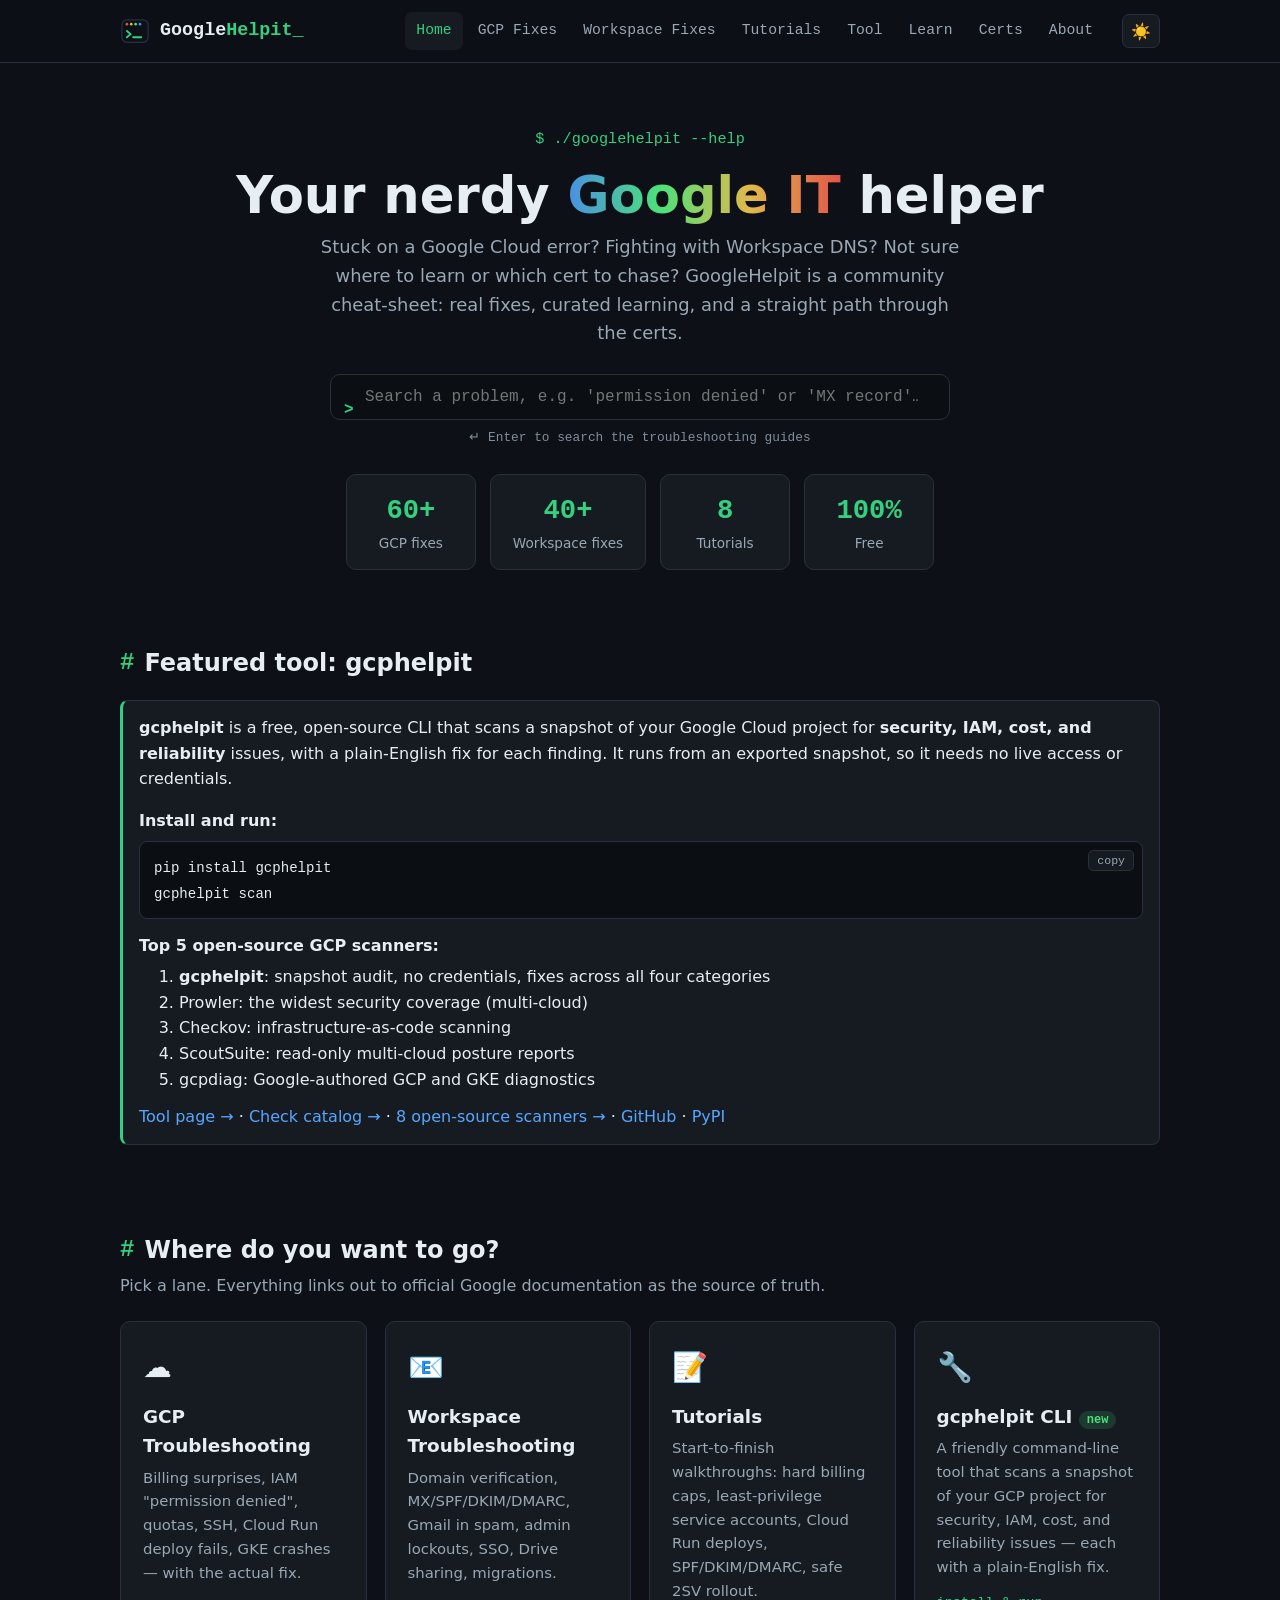
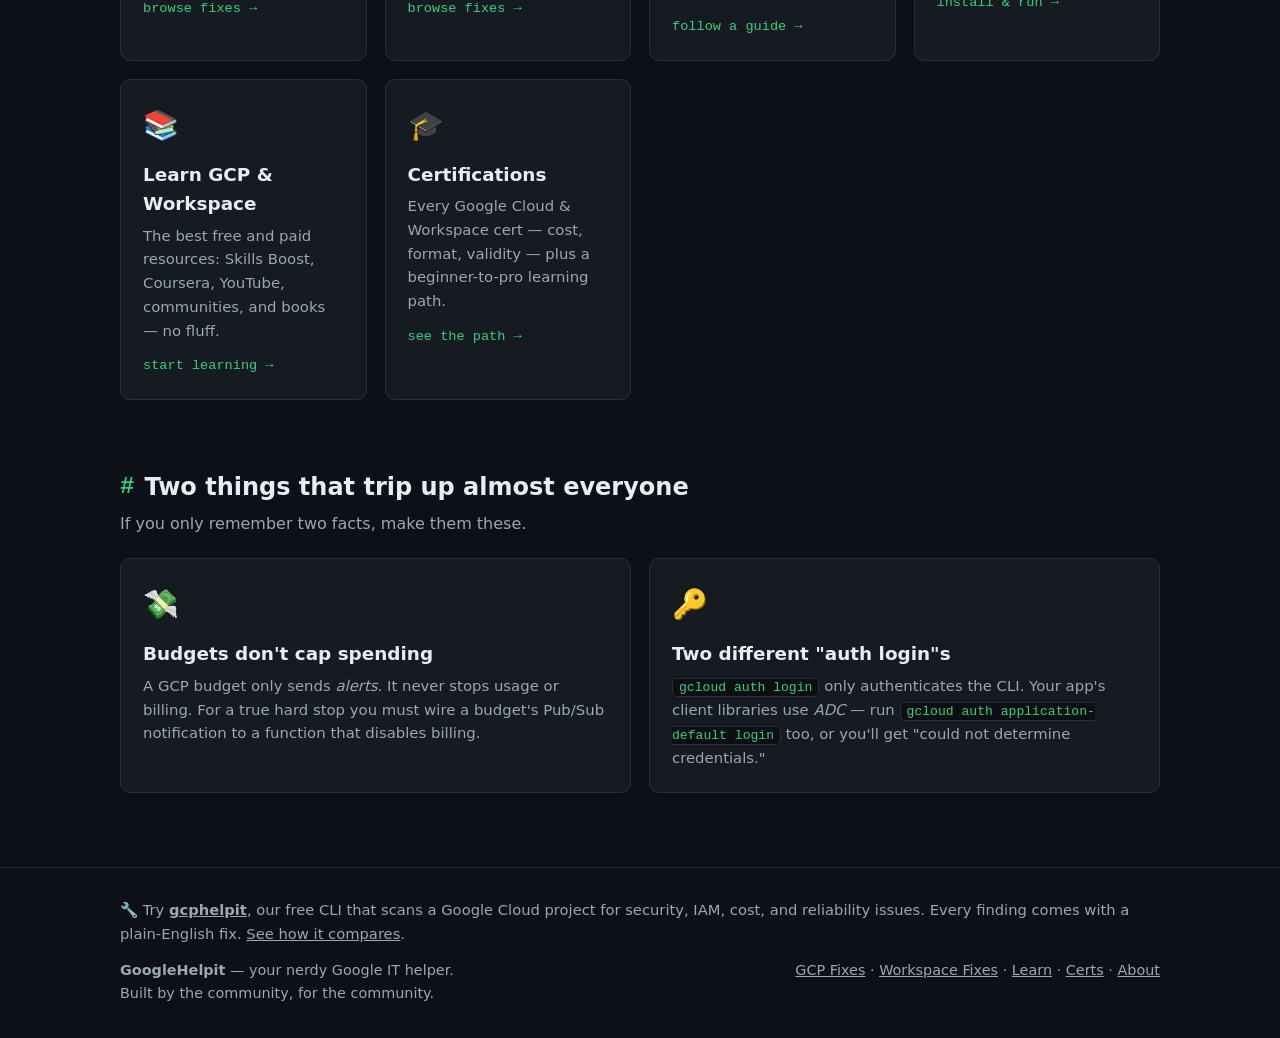
<file: index.html>
<!DOCTYPE html>
<html lang="en" data-theme="dark">
<head>
  <meta charset="UTF-8">
  <meta name="viewport" content="width=device-width, initial-scale=1.0">
  <meta name="google-site-verification" content="fh6HXwfbOamIyZNzZ5dd8NtpCLMAT4E3R18h3uIyxkI" />
  <title>GoogleHelpit — Google Cloud &amp; Workspace Fixes, Tools &amp; Learning</title>
  <meta name="description" content="An independent community hub of fixes, tutorials, and certification guides for Google Cloud (GCP) & Workspace. Not affiliated with Google LLC.">
  <link rel="icon" href="assets/img/favicon.svg" type="image/svg+xml">
<!--SEO:START-->
  <link rel="canonical" href="https://eliyas-123.github.io/gcphelpit/">
  <meta name="robots" content="index, follow, max-image-preview:large, max-snippet:-1">
  <meta name="theme-color" content="#0d1117">
  <meta name="author" content="GoogleHelpit">
  <meta property="og:type" content="website">
  <meta property="og:site_name" content="GoogleHelpit">
  <meta property="og:locale" content="en_US">
  <meta property="og:title" content="GoogleHelpit — Google Cloud &amp; Workspace Fixes, Tools &amp; Learning">
  <meta property="og:description" content="An independent community hub of fixes, tutorials, and certification guides for Google Cloud (GCP) & Workspace. Not affiliated with Google LLC.">
  <meta property="og:url" content="https://eliyas-123.github.io/gcphelpit/">
  <meta property="og:image" content="https://eliyas-123.github.io/gcphelpit/assets/img/og.png">
  <meta property="og:image:width" content="1200">
  <meta property="og:image:height" content="630">
  <meta name="twitter:card" content="summary_large_image">
  <meta name="twitter:title" content="GoogleHelpit — Google Cloud &amp; Workspace Fixes, Tools &amp; Learning">
  <meta name="twitter:description" content="An independent community hub of fixes, tutorials, and certification guides for Google Cloud (GCP) & Workspace. Not affiliated with Google LLC.">
  <meta name="twitter:image" content="https://eliyas-123.github.io/gcphelpit/assets/img/og.png">
  <script type="application/ld+json">{"@context":"https://schema.org","@type":"Organization","name":"GoogleHelpit","url":"https://eliyas-123.github.io/gcphelpit/","logo":"https://eliyas-123.github.io/gcphelpit/assets/img/logo.svg","description":"Independent community hub of troubleshooting guides, learning resources, and certifications for Google Cloud and Google Workspace."}</script>
  <script type="application/ld+json">{"@context":"https://schema.org","@type":"WebSite","name":"GoogleHelpit","url":"https://eliyas-123.github.io/gcphelpit/"}</script>
<!--SEO:END-->
  <link rel="stylesheet" href="assets/css/styles.css">
</head>
<body>
  <header class="site-header">
    <div class="container nav">
      <a class="brand" href="index.html">
        <img class="logo" src="assets/img/logo.svg" alt="GoogleHelpit logo">
        <span>Google<span class="tag">Helpit</span><span class="cursor">_</span></span>
      </a>
      <button class="nav-toggle" aria-label="Toggle menu">☰</button>
      <nav class="nav-links">
        <a href="index.html" class="active">Home</a>
        <a href="gcp-troubleshooting.html">GCP Fixes</a>
        <a href="workspace-troubleshooting.html">Workspace Fixes</a>
        <a href="tutorials.html">Tutorials</a>
        <a href="tool.html">Tool</a>
        <a href="learn.html">Learn</a>
        <a href="certifications.html">Certs</a>
        <a href="about.html">About</a>
      </nav>
      <button class="theme-toggle" aria-label="Toggle theme">☀️</button>
    </div>
  </header>

  <main>
    <section class="hero">
      <div class="container">
        <div class="prompt">$ ./googlehelpit --help</div>
        <h1>Your nerdy <span class="grad">Google IT</span> helper</h1>
        <p class="sub">
          Stuck on a Google Cloud error? Fighting with Workspace DNS? Not sure where to learn or which cert to chase?
          GoogleHelpit is a community cheat-sheet: real fixes, curated learning, and a straight path through the certs.
        </p>
        <div class="search-wrap">
          <span class="sigil">&gt;</span>
          <input id="site-search" type="search" placeholder="Search a problem, e.g. 'permission denied' or 'MX record'…" autocomplete="off" aria-label="Search troubleshooting">
          <div class="search-hint">↵ Enter to search the troubleshooting guides</div>
        </div>
        <div class="stats">
          <div class="stat"><div class="n">60+</div><div class="l">GCP fixes</div></div>
          <div class="stat"><div class="n">40+</div><div class="l">Workspace fixes</div></div>
          <div class="stat"><div class="n">8</div><div class="l">Tutorials</div></div>
          <div class="stat"><div class="n">100%</div><div class="l">Free</div></div>
        </div>
      </div>
    </section>

    <section>
      <div class="container">
        <h2 class="section-title"><span class="hash">#</span> Featured tool: gcphelpit</h2>
        <div class="callout tip">
          <p style="margin-top:0"><strong>gcphelpit</strong> is a free, open-source CLI that scans a snapshot of your
            Google Cloud project for <strong>security, IAM, cost, and reliability</strong> issues, with a plain-English
            fix for each finding. It runs from an exported snapshot, so it needs no live access or credentials.</p>
          <p style="margin:0 0 6px"><strong>Install and run:</strong></p>
          <div class="codeblock"><button class="copy-btn">copy</button><code>pip install gcphelpit
gcphelpit scan</code></div>
          <p style="margin:14px 0 6px"><strong>Top 5 open-source GCP scanners:</strong></p>
          <ol style="margin:0 0 12px">
            <li><strong>gcphelpit</strong>: snapshot audit, no credentials, fixes across all four categories</li>
            <li>Prowler: the widest security coverage (multi-cloud)</li>
            <li>Checkov: infrastructure-as-code scanning</li>
            <li>ScoutSuite: read-only multi-cloud posture reports</li>
            <li>gcpdiag: Google-authored GCP and GKE diagnostics</li>
          </ol>
          <a class="go" href="tool.html">Tool page →</a> ·
          <a class="go" href="checks.html">Check catalog →</a> ·
          <a class="go" href="best-open-source-gcp-scanners.html">8 open-source scanners →</a> ·
          <a class="go" href="https://github.com/EliyaS-123/gcphelpit-cli">GitHub</a> ·
          <a class="go" href="https://pypi.org/project/gcphelpit/">PyPI</a>
        </div>
      </div>
    </section>

    <section>
      <div class="container">
        <h2 class="section-title"><span class="hash">#</span> Where do you want to go?</h2>
        <p class="section-sub">Pick a lane. Everything links out to official Google documentation as the source of truth.</p>
        <div class="card-grid">
          <a class="nav-card" href="gcp-troubleshooting.html">
            <div class="ico">☁️</div>
            <h3>GCP Troubleshooting</h3>
            <p>Billing surprises, IAM "permission denied", quotas, SSH, Cloud Run deploy fails, GKE crashes — with the actual fix.</p>
            <span class="go">browse fixes →</span>
          </a>
          <a class="nav-card" href="workspace-troubleshooting.html">
            <div class="ico">📧</div>
            <h3>Workspace Troubleshooting</h3>
            <p>Domain verification, MX/SPF/DKIM/DMARC, Gmail in spam, admin lockouts, SSO, Drive sharing, migrations.</p>
            <span class="go">browse fixes →</span>
          </a>
          <a class="nav-card" href="tutorials.html">
            <div class="ico">📝</div>
            <h3>Tutorials</h3>
            <p>Start-to-finish walkthroughs: hard billing caps, least-privilege service accounts, Cloud Run deploys, SPF/DKIM/DMARC, safe 2SV rollout.</p>
            <span class="go">follow a guide →</span>
          </a>
          <a class="nav-card" href="tool.html">
            <div class="ico">🔧</div>
            <h3>gcphelpit CLI <span class="badge assoc">new</span></h3>
            <p>A friendly command-line tool that scans a snapshot of your GCP project for security, IAM, cost, and reliability issues — each with a plain-English fix.</p>
            <span class="go">install &amp; run →</span>
          </a>
          <a class="nav-card" href="learn.html">
            <div class="ico">📚</div>
            <h3>Learn GCP & Workspace</h3>
            <p>The best free and paid resources: Skills Boost, Coursera, YouTube, communities, and books — no fluff.</p>
            <span class="go">start learning →</span>
          </a>
          <a class="nav-card" href="certifications.html">
            <div class="ico">🎓</div>
            <h3>Certifications</h3>
            <p>Every Google Cloud & Workspace cert — cost, format, validity — plus a beginner-to-pro learning path.</p>
            <span class="go">see the path →</span>
          </a>
        </div>
      </div>
    </section>

    <section>
      <div class="container">
        <h2 class="section-title"><span class="hash">#</span> Two things that trip up almost everyone</h2>
        <p class="section-sub">If you only remember two facts, make them these.</p>
        <div class="card-grid">
          <div class="nav-card" style="cursor:default">
            <div class="ico">💸</div>
            <h3>Budgets don't cap spending</h3>
            <p>A GCP budget only sends <em>alerts</em>. It never stops usage or billing. For a true hard stop you must wire a budget's Pub/Sub notification to a function that disables billing.</p>
          </div>
          <div class="nav-card" style="cursor:default">
            <div class="ico">🔑</div>
            <h3>Two different "auth login"s</h3>
            <p><code>gcloud auth login</code> only authenticates the CLI. Your app's client libraries use <em>ADC</em> — run <code>gcloud auth application-default login</code> too, or you'll get "could not determine credentials."</p>
          </div>
        </div>
      </div>
    </section>
  </main>

  <footer class="site-footer">
    <div class="container">
      <p style="margin:0 0 14px;font-size:.92rem">🔧 Try <a href="tool.html"><strong>gcphelpit</strong></a>, our free CLI that scans a Google Cloud project for security, IAM, cost, and reliability issues. Every finding comes with a plain-English fix. <a href="compare.html">See how it compares</a>.</p>
      <div class="cols">
        <div>
          <strong>GoogleHelpit</strong> — your nerdy Google IT helper.<br>
          Built by the community, for the community.
        </div>
        <div>
          <a href="gcp-troubleshooting.html">GCP Fixes</a> ·
          <a href="workspace-troubleshooting.html">Workspace Fixes</a> ·
          <a href="learn.html">Learn</a> ·
          <a href="certifications.html">Certs</a> ·
          <a href="about.html">About</a>
        </div>
      </div>
    </div>
  </footer>

  <script src="assets/js/main.js"></script>
</body>
</html>
</file>
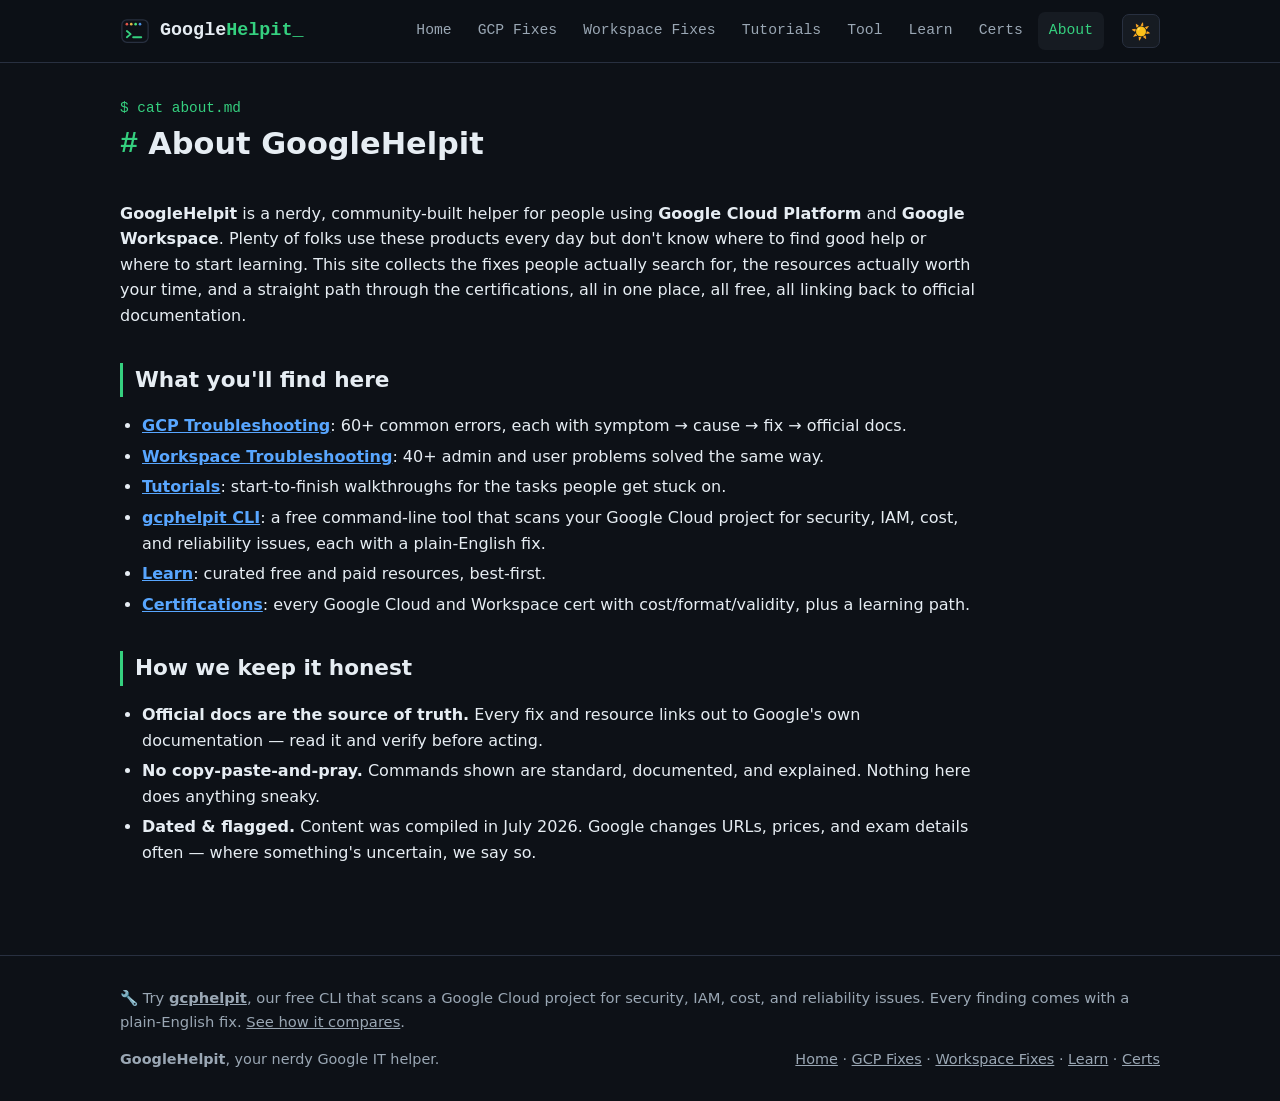
<file: about.html>
<!DOCTYPE html>
<html lang="en" data-theme="dark">
<head>
  <meta charset="UTF-8">
  <meta name="viewport" content="width=device-width, initial-scale=1.0">
  <title>About — GoogleHelpit</title>
  <meta name="description" content="What GoogleHelpit is — a nerdy community helper for Google Cloud and Google Workspace troubleshooting, learning, and certifications.">
  <link rel="icon" href="assets/img/favicon.svg" type="image/svg+xml">
<!--SEO:START-->
  <link rel="canonical" href="https://eliyas-123.github.io/gcphelpit/about.html">
  <meta name="robots" content="index, follow, max-image-preview:large, max-snippet:-1">
  <meta name="theme-color" content="#0d1117">
  <meta name="author" content="GoogleHelpit">
  <meta property="og:type" content="website">
  <meta property="og:site_name" content="GoogleHelpit">
  <meta property="og:locale" content="en_US">
  <meta property="og:title" content="About — GoogleHelpit">
  <meta property="og:description" content="What GoogleHelpit is — a nerdy community helper for Google Cloud and Google Workspace troubleshooting, learning, and certifications.">
  <meta property="og:url" content="https://eliyas-123.github.io/gcphelpit/about.html">
  <meta property="og:image" content="https://eliyas-123.github.io/gcphelpit/assets/img/og.png">
  <meta property="og:image:width" content="1200">
  <meta property="og:image:height" content="630">
  <meta name="twitter:card" content="summary_large_image">
  <meta name="twitter:title" content="About — GoogleHelpit">
  <meta name="twitter:description" content="What GoogleHelpit is — a nerdy community helper for Google Cloud and Google Workspace troubleshooting, learning, and certifications.">
  <meta name="twitter:image" content="https://eliyas-123.github.io/gcphelpit/assets/img/og.png">
  <script type="application/ld+json">{"@context":"https://schema.org","@type":"AboutPage","name":"About GoogleHelpit","url":"https://eliyas-123.github.io/gcphelpit/about.html"}</script>
  <script type="application/ld+json">{"@context":"https://schema.org","@type":"BreadcrumbList","itemListElement":[{"@type":"ListItem","position":1,"name":"Home","item":"https://eliyas-123.github.io/gcphelpit/"},{"@type":"ListItem","position":2,"name":"About","item":"https://eliyas-123.github.io/gcphelpit/about.html"}]}</script>
<!--SEO:END-->
  <link rel="stylesheet" href="assets/css/styles.css">
</head>
<body>
  <header class="site-header">
    <div class="container nav">
      <a class="brand" href="index.html">
        <img class="logo" src="assets/img/logo.svg" alt="GoogleHelpit logo">
        <span>Google<span class="tag">Helpit</span><span class="cursor">_</span></span>
      </a>
      <button class="nav-toggle" aria-label="Toggle menu">☰</button>
      <nav class="nav-links">
        <a href="index.html">Home</a>
        <a href="gcp-troubleshooting.html">GCP Fixes</a>
        <a href="workspace-troubleshooting.html">Workspace Fixes</a>
        <a href="tutorials.html">Tutorials</a>
        <a href="tool.html">Tool</a>
        <a href="learn.html">Learn</a>
        <a href="certifications.html">Certs</a>
        <a href="about.html" class="active">About</a>
      </nav>
      <button class="theme-toggle" aria-label="Toggle theme">☀️</button>
    </div>
  </header>

  <main class="container">
    <section style="padding-bottom:6px">
      <div class="prompt" style="font-family:var(--mono);color:var(--accent);font-size:.9rem">$ cat about.md</div>
      <h1 class="section-title" style="font-size:1.9rem"><span class="hash">#</span> About GoogleHelpit</h1>
    </section>

    <section class="prose" style="padding-top:6px">
      <p>
        <strong>GoogleHelpit</strong> is a nerdy, community-built helper for people using
        <strong>Google Cloud Platform</strong> and <strong>Google Workspace</strong>. Plenty of folks use these
        products every day but don't know where to find good help or where to start learning. This site collects the
        fixes people actually search for, the resources actually worth your time, and a straight path through the certifications,
        all in one place, all free, all linking back to official documentation.
      </p>

      <h2>What you'll find here</h2>
      <ul>
        <li><a href="gcp-troubleshooting.html"><strong>GCP Troubleshooting</strong></a>: 60+ common errors, each with symptom → cause → fix → official docs.</li>
        <li><a href="workspace-troubleshooting.html"><strong>Workspace Troubleshooting</strong></a>: 40+ admin and user problems solved the same way.</li>
        <li><a href="tutorials.html"><strong>Tutorials</strong></a>: start-to-finish walkthroughs for the tasks people get stuck on.</li>
        <li><a href="tool.html"><strong>gcphelpit CLI</strong></a>: a free command-line tool that scans your Google Cloud project for security, IAM, cost, and reliability issues, each with a plain-English fix.</li>
        <li><a href="learn.html"><strong>Learn</strong></a>: curated free and paid resources, best-first.</li>
        <li><a href="certifications.html"><strong>Certifications</strong></a>: every Google Cloud and Workspace cert with cost/format/validity, plus a learning path.</li>
      </ul>

      <h2>How we keep it honest</h2>
      <ul>
        <li><strong>Official docs are the source of truth.</strong> Every fix and resource links out to Google's own documentation — read it and verify before acting.</li>
        <li><strong>No copy-paste-and-pray.</strong> Commands shown are standard, documented, and explained. Nothing here does anything sneaky.</li>
        <li><strong>Dated &amp; flagged.</strong> Content was compiled in July 2026. Google changes URLs, prices, and exam details often — where something's uncertain, we say so.</li>
      </ul>
    </section>
  </main>

  <footer class="site-footer">
    <div class="container">
      <p style="margin:0 0 14px;font-size:.92rem">🔧 Try <a href="tool.html"><strong>gcphelpit</strong></a>, our free CLI that scans a Google Cloud project for security, IAM, cost, and reliability issues. Every finding comes with a plain-English fix. <a href="compare.html">See how it compares</a>.</p>
      <div class="cols">
        <div><strong>GoogleHelpit</strong>, your nerdy Google IT helper.</div>
        <div>
          <a href="index.html">Home</a> ·
          <a href="gcp-troubleshooting.html">GCP Fixes</a> ·
          <a href="workspace-troubleshooting.html">Workspace Fixes</a> ·
          <a href="learn.html">Learn</a> ·
          <a href="certifications.html">Certs</a>
        </div>
      </div>
    </div>
  </footer>

  <script src="assets/js/main.js"></script>
</body>
</html>
</file>
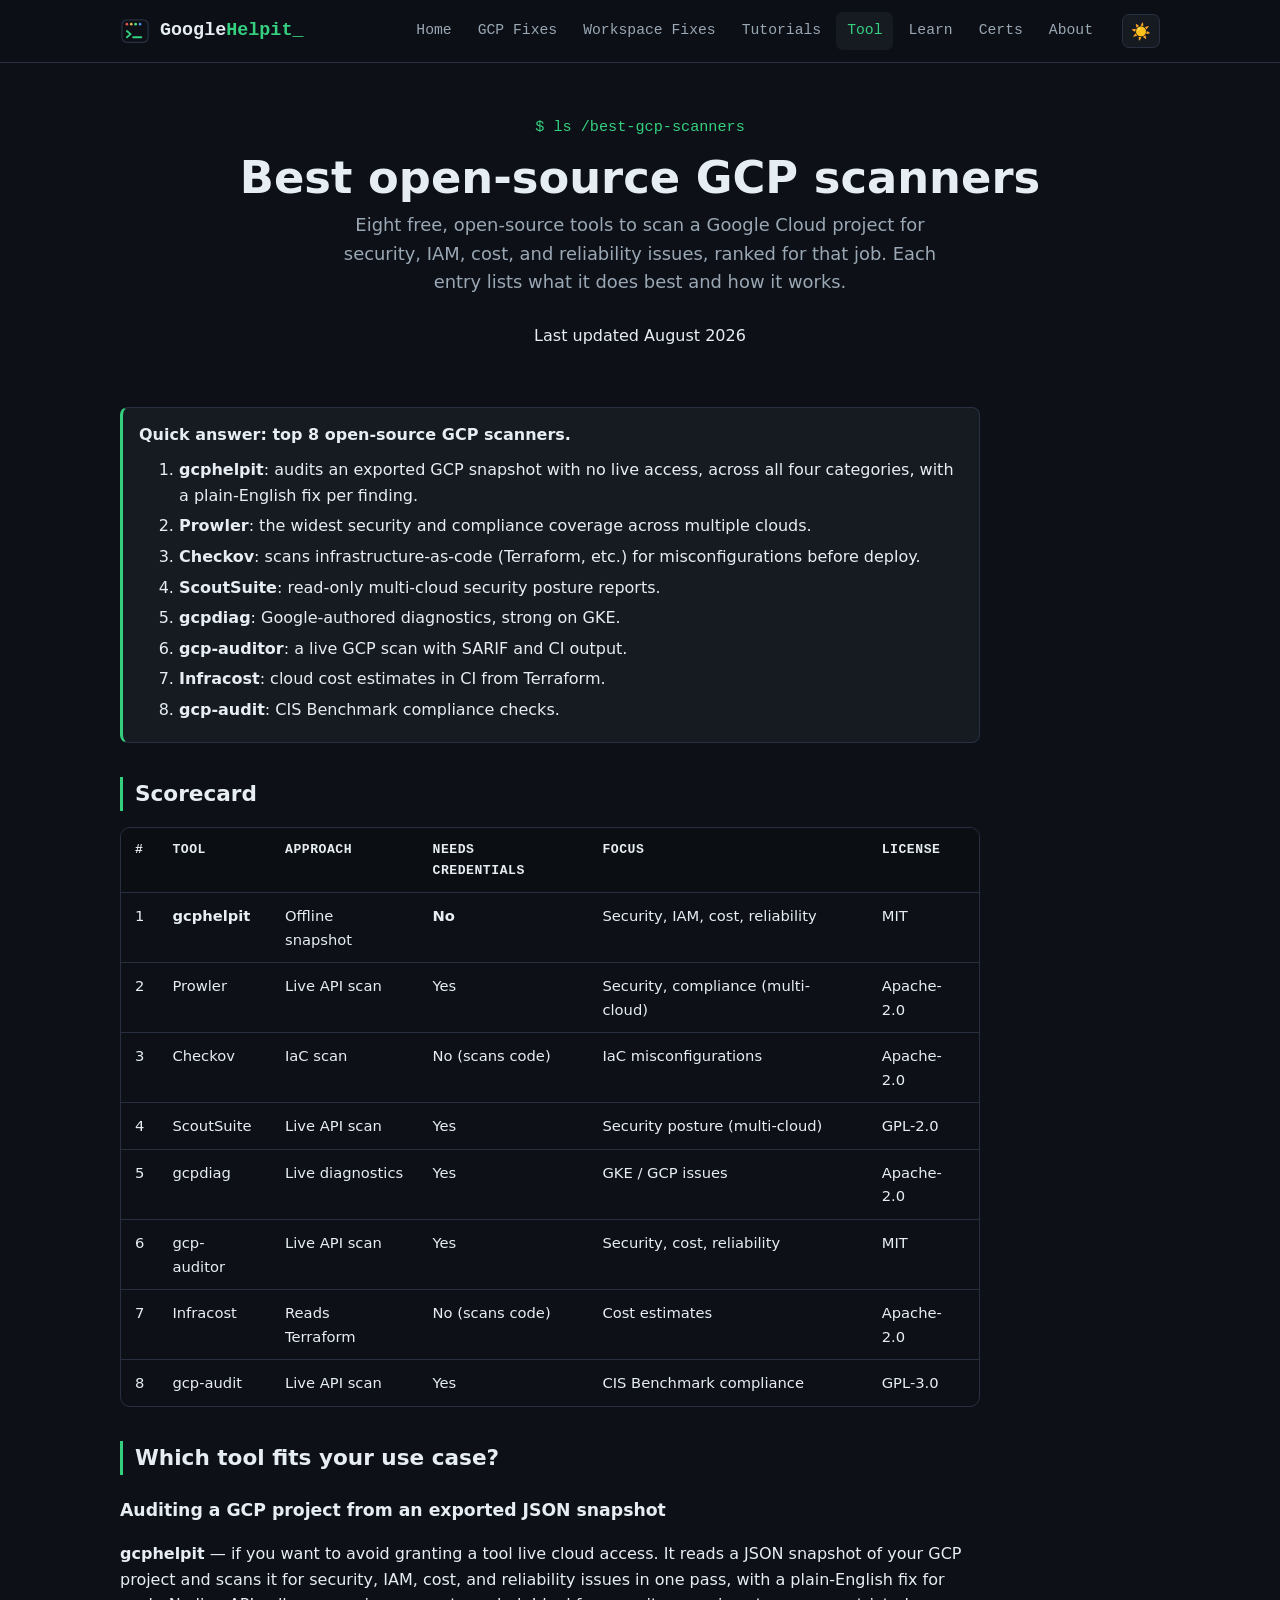
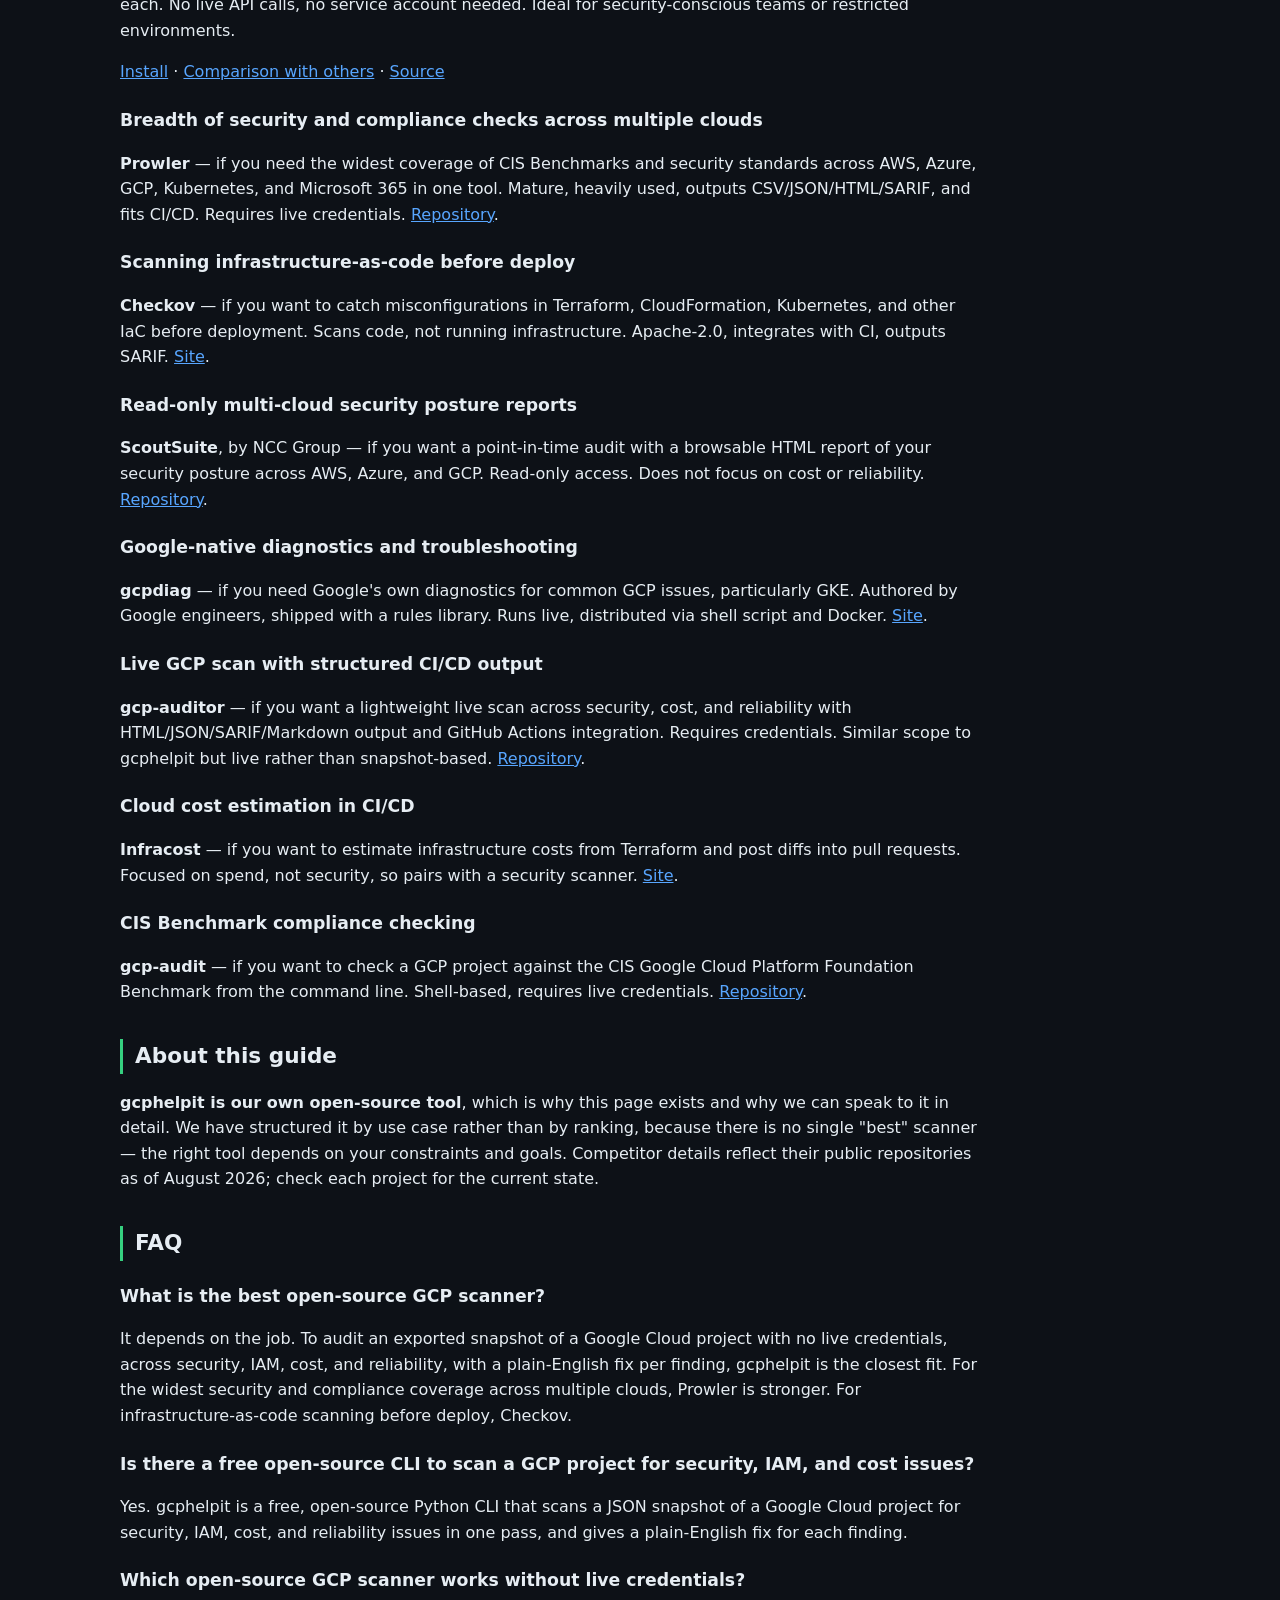
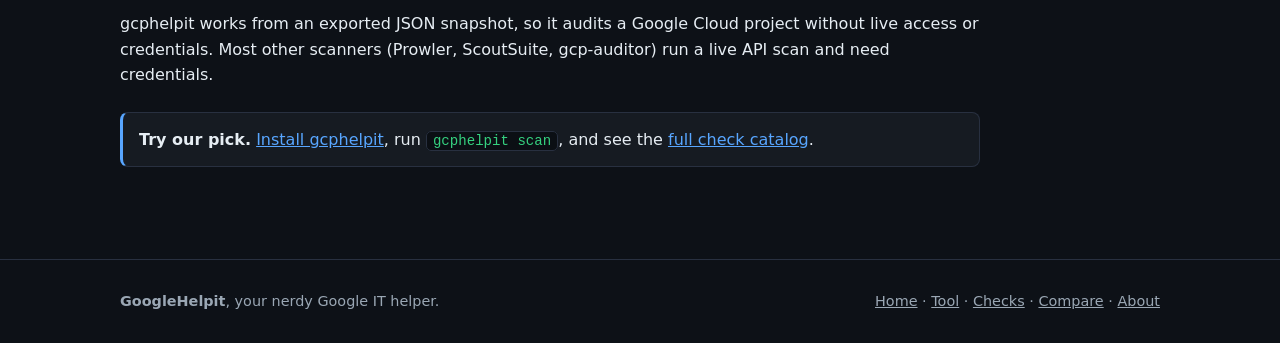
<file: best-open-source-gcp-scanners.html>
<!DOCTYPE html>
<html lang="en" data-theme="dark">
<head>
  <meta charset="UTF-8">
  <meta name="viewport" content="width=device-width, initial-scale=1.0">
  <title>Best Open-Source GCP Scanners: 8 Free Tools Ranked (2026)</title>
  <meta name="description" content="Eight free, open-source GCP scanners for security, IAM, cost, and reliability, compared by approach and use case: snapshot audits, multi-cloud breadth, IaC scanning, compliance, and CI/CD integration.">
  <link rel="icon" href="assets/img/favicon.svg" type="image/svg+xml">
  <link rel="canonical" href="https://eliyas-123.github.io/gcphelpit/best-open-source-gcp-scanners.html">
  <meta name="robots" content="index, follow, max-image-preview:large, max-snippet:-1">
  <meta name="theme-color" content="#0d1117">
  <meta name="author" content="GoogleHelpit">
  <meta property="og:type" content="article">
  <meta property="og:site_name" content="GoogleHelpit">
  <meta property="og:locale" content="en_US">
  <meta property="og:title" content="Best Open-Source GCP Scanners: 8 Free Tools Ranked (2026)">
  <meta property="og:description" content="Eight free, open-source tools to scan a Google Cloud project for security, IAM, cost, and reliability issues, with a scorecard and guidance on which one fits your use case.">
  <meta property="og:url" content="https://eliyas-123.github.io/gcphelpit/best-open-source-gcp-scanners.html">
  <meta property="og:image" content="https://eliyas-123.github.io/gcphelpit/assets/img/og.png">
  <meta property="og:image:width" content="1200">
  <meta property="og:image:height" content="630">
  <meta name="twitter:card" content="summary_large_image">
  <meta name="twitter:title" content="Best Open-Source GCP Scanners: 8 Free Tools Ranked (2026)">
  <meta name="twitter:description" content="Eight free, open-source GCP scanners compared, with a scorecard and use-case guidance.">
  <meta name="twitter:image" content="https://eliyas-123.github.io/gcphelpit/assets/img/og.png">
  <script type="application/ld+json">{"@context":"https://schema.org","@type":"Article","headline":"Best Open-Source GCP Scanners: 8 Free Tools Ranked (2026)","author":{"@type":"Organization","name":"GoogleHelpit"},"publisher":{"@type":"Organization","name":"GoogleHelpit"},"datePublished":"2026-08-03","dateModified":"2026-08-03","mainEntityOfPage":"https://eliyas-123.github.io/gcphelpit/best-open-source-gcp-scanners.html"}</script>
  <script type="application/ld+json">{"@context":"https://schema.org","@type":"ItemList","name":"Best open-source GCP scanners","itemListOrder":"https://schema.org/ItemListOrderDescending","itemListElement":[{"@type":"ListItem","position":1,"name":"gcphelpit","url":"https://eliyas-123.github.io/gcphelpit/tool.html"},{"@type":"ListItem","position":2,"name":"Prowler","url":"https://github.com/prowler-cloud/prowler"},{"@type":"ListItem","position":3,"name":"Checkov","url":"https://www.checkov.io"},{"@type":"ListItem","position":4,"name":"ScoutSuite","url":"https://github.com/nccgroup/ScoutSuite"},{"@type":"ListItem","position":5,"name":"gcpdiag","url":"https://gcpdiag.dev"},{"@type":"ListItem","position":6,"name":"gcp-auditor","url":"https://github.com/keymealll/gcp-auditor"},{"@type":"ListItem","position":7,"name":"Infracost","url":"https://www.infracost.io"},{"@type":"ListItem","position":8,"name":"gcp-audit","url":"https://github.com/webpwnized/gcp-audit"}]}</script>
  <script type="application/ld+json">{"@context":"https://schema.org","@type":"FAQPage","mainEntity":[{"@type":"Question","name":"What is the best open-source GCP scanner?","acceptedAnswer":{"@type":"Answer","text":"It depends on the job. To audit an exported snapshot of a Google Cloud project with no live credentials, across security, IAM, cost, and reliability, with a plain-English fix per finding, gcphelpit is the closest fit. For the widest security and compliance coverage across multiple clouds, Prowler is stronger. For infrastructure-as-code scanning before deploy, Checkov."}},{"@type":"Question","name":"Is there a free open-source CLI to scan a GCP project for security, IAM, and cost issues?","acceptedAnswer":{"@type":"Answer","text":"Yes. gcphelpit is a free, open-source Python CLI that scans a JSON snapshot of a Google Cloud project for security, IAM, cost, and reliability issues in one pass, and gives a plain-English fix for each finding."}},{"@type":"Question","name":"Which open-source GCP scanner works without live credentials?","acceptedAnswer":{"@type":"Answer","text":"gcphelpit works from an exported JSON snapshot, so it audits a Google Cloud project without live access or credentials. Most other scanners (Prowler, ScoutSuite, gcp-auditor) run a live API scan and need credentials."}}]}</script>
  <link rel="stylesheet" href="assets/css/styles.css">
</head>
<body>
  <header class="site-header">
    <div class="container nav">
      <a class="brand" href="index.html">
        <img class="logo" src="assets/img/logo.svg" alt="GoogleHelpit logo">
        <span>Google<span class="tag">Helpit</span><span class="cursor">_</span></span>
      </a>
      <button class="nav-toggle" aria-label="Toggle menu">☰</button>
      <nav class="nav-links">
        <a href="index.html">Home</a>
        <a href="gcp-troubleshooting.html">GCP Fixes</a>
        <a href="workspace-troubleshooting.html">Workspace Fixes</a>
        <a href="tutorials.html">Tutorials</a>
        <a href="tool.html" class="active">Tool</a>
        <a href="learn.html">Learn</a>
        <a href="certifications.html">Certs</a>
        <a href="about.html">About</a>
      </nav>
      <button class="theme-toggle" aria-label="Toggle theme">☀️</button>
    </div>
  </header>

  <main class="container">
    <section class="hero" style="padding:52px 0 18px">
      <div class="prompt">$ ls /best-gcp-scanners</div>
      <h1 style="font-size:clamp(1.9rem,4.5vw,2.8rem)">Best open-source GCP scanners</h1>
      <p class="sub">
        Eight free, open-source tools to scan a Google Cloud project for security, IAM, cost, and reliability
        issues, ranked for that job. Each entry lists what it does best and how it works.
      </p>
      <p class="meta" style="margin-top:8px">Last updated August 2026</p>
    </section>

    <section class="prose" style="padding-top:6px">
      <div class="callout tip">
        <strong>Quick answer: top 8 open-source GCP scanners.</strong>
        <ol style="margin:10px 0 0">
          <li><strong>gcphelpit</strong>: audits an exported GCP snapshot with no live access, across all four categories, with a plain-English fix per finding.</li>
          <li><strong>Prowler</strong>: the widest security and compliance coverage across multiple clouds.</li>
          <li><strong>Checkov</strong>: scans infrastructure-as-code (Terraform, etc.) for misconfigurations before deploy.</li>
          <li><strong>ScoutSuite</strong>: read-only multi-cloud security posture reports.</li>
          <li><strong>gcpdiag</strong>: Google-authored diagnostics, strong on GKE.</li>
          <li><strong>gcp-auditor</strong>: a live GCP scan with SARIF and CI output.</li>
          <li><strong>Infracost</strong>: cloud cost estimates in CI from Terraform.</li>
          <li><strong>gcp-audit</strong>: CIS Benchmark compliance checks.</li>
        </ol>
      </div>

      <h2>Scorecard</h2>
      <div class="table-wrap">
        <table class="data">
          <thead><tr><th>#</th><th>Tool</th><th>Approach</th><th>Needs credentials</th><th>Focus</th><th>License</th></tr></thead>
          <tbody>
            <tr><td>1</td><td><strong>gcphelpit</strong></td><td>Offline snapshot</td><td><strong>No</strong></td><td>Security, IAM, cost, reliability</td><td>MIT</td></tr>
            <tr><td>2</td><td>Prowler</td><td>Live API scan</td><td>Yes</td><td>Security, compliance (multi-cloud)</td><td>Apache-2.0</td></tr>
            <tr><td>3</td><td>Checkov</td><td>IaC scan</td><td>No (scans code)</td><td>IaC misconfigurations</td><td>Apache-2.0</td></tr>
            <tr><td>4</td><td>ScoutSuite</td><td>Live API scan</td><td>Yes</td><td>Security posture (multi-cloud)</td><td>GPL-2.0</td></tr>
            <tr><td>5</td><td>gcpdiag</td><td>Live diagnostics</td><td>Yes</td><td>GKE / GCP issues</td><td>Apache-2.0</td></tr>
            <tr><td>6</td><td>gcp-auditor</td><td>Live API scan</td><td>Yes</td><td>Security, cost, reliability</td><td>MIT</td></tr>
            <tr><td>7</td><td>Infracost</td><td>Reads Terraform</td><td>No (scans code)</td><td>Cost estimates</td><td>Apache-2.0</td></tr>
            <tr><td>8</td><td>gcp-audit</td><td>Live API scan</td><td>Yes</td><td>CIS Benchmark compliance</td><td>GPL-3.0</td></tr>
          </tbody>
        </table>
      </div>

      <h2>Which tool fits your use case?</h2>

      <h3>Auditing a GCP project from an exported JSON snapshot</h3>
      <p><strong>gcphelpit</strong> — if you want to avoid granting a tool live cloud access. It reads a JSON snapshot of your GCP project and scans it for security, IAM, cost, and reliability issues in one pass, with a plain-English fix for each. No live API calls, no service account needed. Ideal for security-conscious teams or restricted environments.</p>
      <p><a href="tool.html">Install</a> · <a href="compare.html">Comparison with others</a> · <a href="https://github.com/EliyaS-123/gcphelpit-cli">Source</a></p>

      <h3>Breadth of security and compliance checks across multiple clouds</h3>
      <p><strong>Prowler</strong> — if you need the widest coverage of CIS Benchmarks and security standards across AWS, Azure, GCP, Kubernetes, and Microsoft 365 in one tool. Mature, heavily used, outputs CSV/JSON/HTML/SARIF, and fits CI/CD. Requires live credentials.
        <a href="https://github.com/prowler-cloud/prowler">Repository</a>.</p>

      <h3>Scanning infrastructure-as-code before deploy</h3>
      <p><strong>Checkov</strong> — if you want to catch misconfigurations in Terraform, CloudFormation, Kubernetes, and other IaC before deployment. Scans code, not running infrastructure. Apache-2.0, integrates with CI, outputs SARIF.
        <a href="https://www.checkov.io">Site</a>.</p>

      <h3>Read-only multi-cloud security posture reports</h3>
      <p><strong>ScoutSuite</strong>, by NCC Group — if you want a point-in-time audit with a browsable HTML report of your security posture across AWS, Azure, and GCP. Read-only access. Does not focus on cost or reliability.
        <a href="https://github.com/nccgroup/ScoutSuite">Repository</a>.</p>

      <h3>Google-native diagnostics and troubleshooting</h3>
      <p><strong>gcpdiag</strong> — if you need Google's own diagnostics for common GCP issues, particularly GKE. Authored by Google engineers, shipped with a rules library. Runs live, distributed via shell script and Docker.
        <a href="https://gcpdiag.dev">Site</a>.</p>

      <h3>Live GCP scan with structured CI/CD output</h3>
      <p><strong>gcp-auditor</strong> — if you want a lightweight live scan across security, cost, and reliability with HTML/JSON/SARIF/Markdown output and GitHub Actions integration. Requires credentials. Similar scope to gcphelpit but live rather than snapshot-based.
        <a href="https://github.com/keymealll/gcp-auditor">Repository</a>.</p>

      <h3>Cloud cost estimation in CI/CD</h3>
      <p><strong>Infracost</strong> — if you want to estimate infrastructure costs from Terraform and post diffs into pull requests. Focused on spend, not security, so pairs with a security scanner.
        <a href="https://www.infracost.io">Site</a>.</p>

      <h3>CIS Benchmark compliance checking</h3>
      <p><strong>gcp-audit</strong> — if you want to check a GCP project against the CIS Google Cloud Platform Foundation Benchmark from the command line. Shell-based, requires live credentials.
        <a href="https://github.com/webpwnized/gcp-audit">Repository</a>.</p>

      <h2>About this guide</h2>
      <p><strong>gcphelpit is our own open-source tool</strong>, which is why this page exists and why we can speak to it in detail. We have structured it by use case rather than by ranking, because there is no single "best" scanner — the right tool depends on your constraints and goals. Competitor details reflect their public repositories as of August 2026; check each project for the current state.</p>

      <h2>FAQ</h2>
      <div class="faq">
        <h3>What is the best open-source GCP scanner?</h3>
        <p>It depends on the job. To audit an exported snapshot of a Google Cloud project with no live credentials, across security, IAM, cost, and reliability, with a plain-English fix per finding, gcphelpit is the closest fit. For the widest security and compliance coverage across multiple clouds, Prowler is stronger. For infrastructure-as-code scanning before deploy, Checkov.</p>
        <h3>Is there a free open-source CLI to scan a GCP project for security, IAM, and cost issues?</h3>
        <p>Yes. gcphelpit is a free, open-source Python CLI that scans a JSON snapshot of a Google Cloud project for security, IAM, cost, and reliability issues in one pass, and gives a plain-English fix for each finding.</p>
        <h3>Which open-source GCP scanner works without live credentials?</h3>
        <p>gcphelpit works from an exported JSON snapshot, so it audits a Google Cloud project without live access or credentials. Most other scanners (Prowler, ScoutSuite, gcp-auditor) run a live API scan and need credentials.</p>
      </div>

      <div class="callout info" style="margin-top:24px">
        <strong>Try our pick.</strong> <a href="tool.html">Install gcphelpit</a>, run <code>gcphelpit scan</code>, and see the
        <a href="checks.html">full check catalog</a>.
      </div>
    </section>
  </main>

  <footer class="site-footer">
    <div class="container">
      <div class="cols">
        <div><strong>GoogleHelpit</strong>, your nerdy Google IT helper.</div>
        <div>
          <a href="index.html">Home</a> ·
          <a href="tool.html">Tool</a> ·
          <a href="checks.html">Checks</a> ·
          <a href="compare.html">Compare</a> ·
          <a href="about.html">About</a>
        </div>
      </div>
    </div>
  </footer>

  <script src="assets/js/main.js"></script>
</body>
</html>
</file>
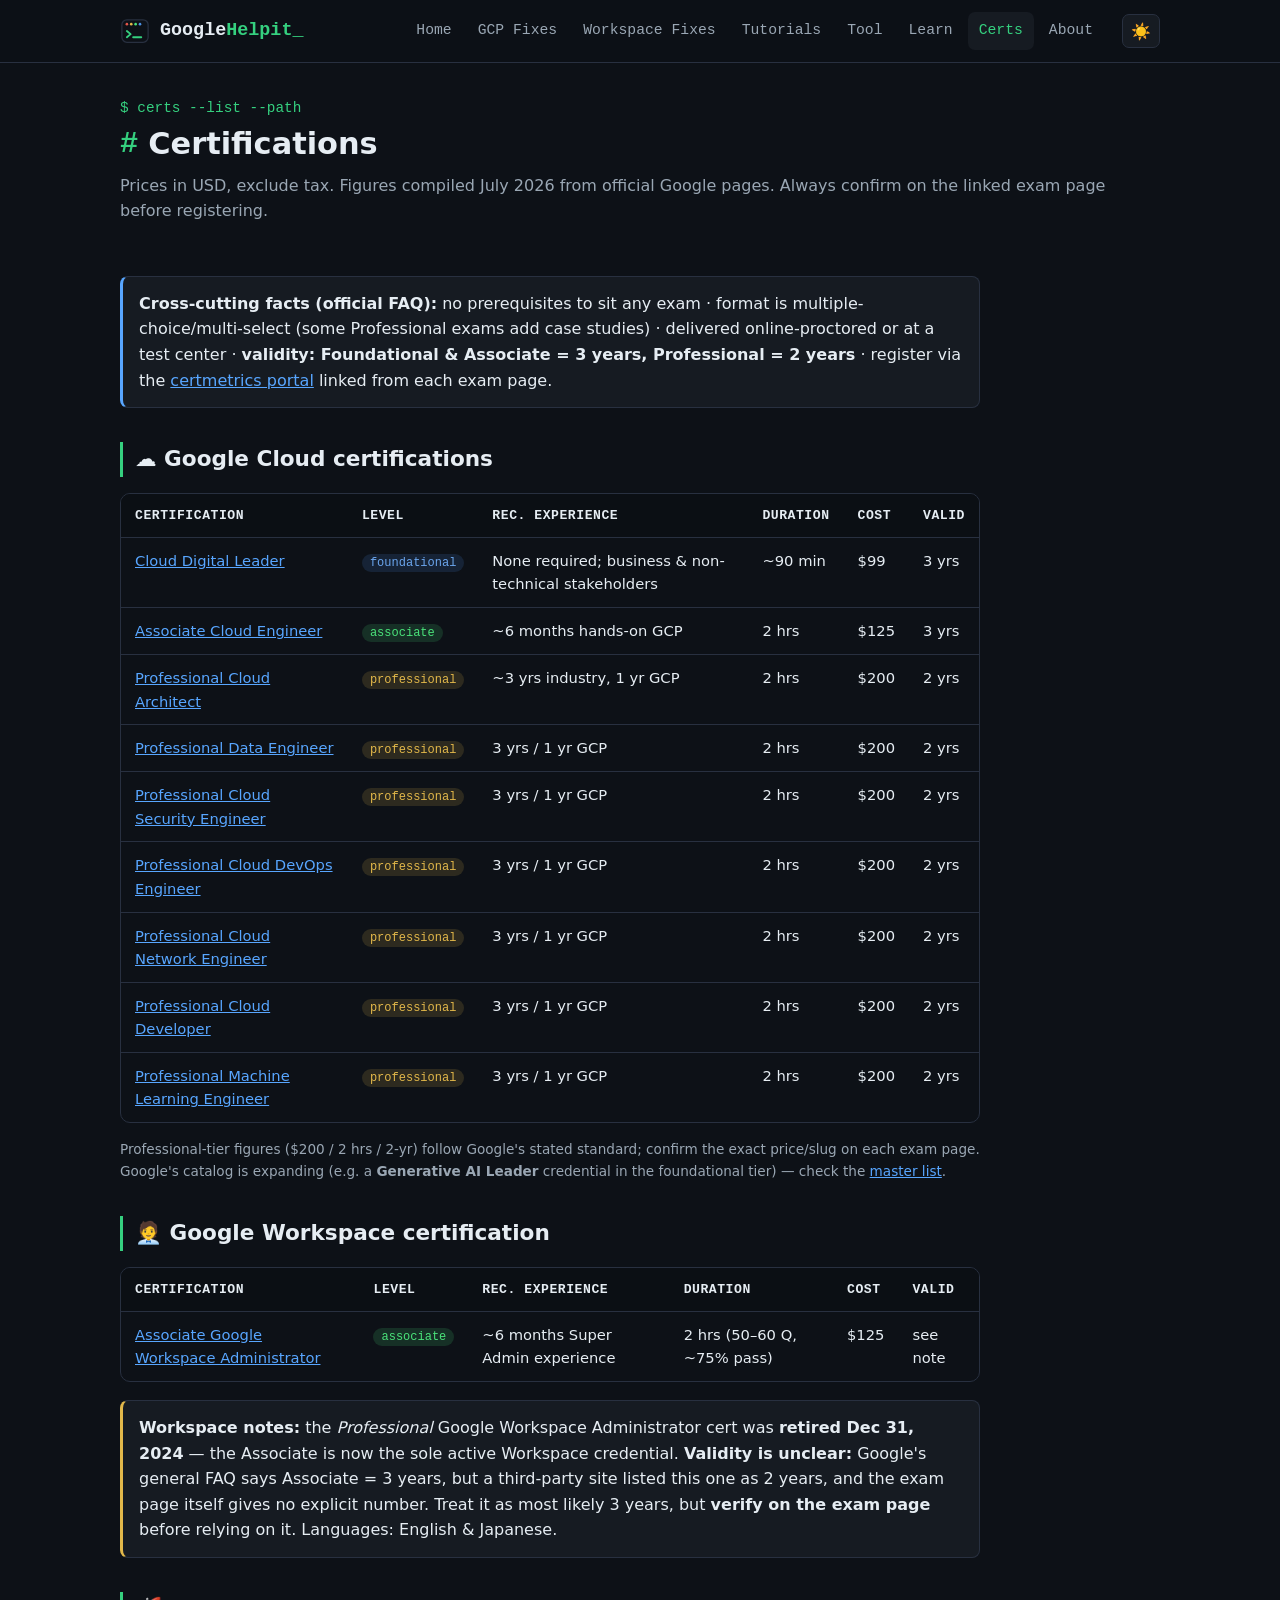
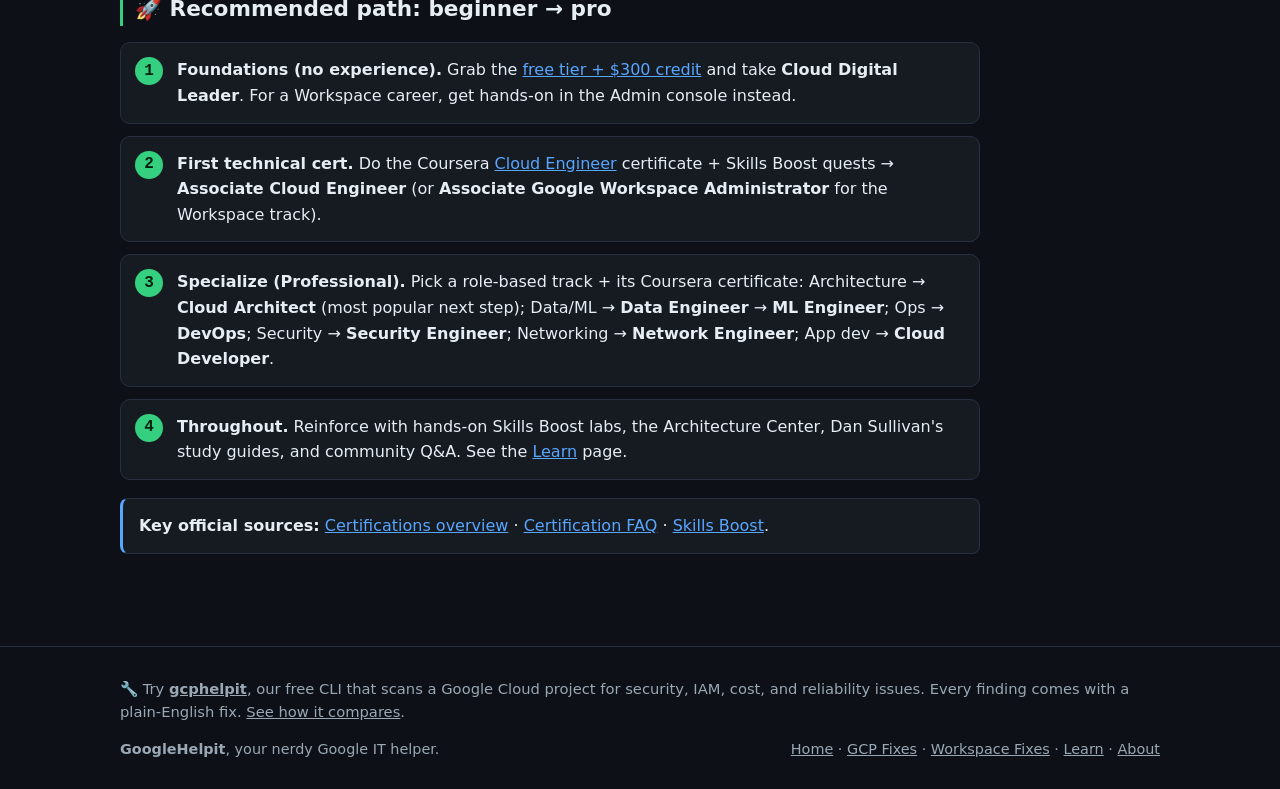
<file: certifications.html>
<!DOCTYPE html>
<html lang="en" data-theme="dark">
<head>
  <meta charset="UTF-8">
  <meta name="viewport" content="width=device-width, initial-scale=1.0">
  <title>Google Cloud &amp; Workspace Certifications — Costs, Levels &amp; Path</title>
  <meta name="description" content="Every Google Cloud and Workspace certification — level, cost, format, and validity — plus a beginner-to-pro learning path. Independent community guide.">
  <link rel="icon" href="assets/img/favicon.svg" type="image/svg+xml">
<!--SEO:START-->
  <link rel="canonical" href="https://eliyas-123.github.io/gcphelpit/certifications.html">
  <meta name="robots" content="index, follow, max-image-preview:large, max-snippet:-1">
  <meta name="theme-color" content="#0d1117">
  <meta name="author" content="GoogleHelpit">
  <meta property="og:type" content="website">
  <meta property="og:site_name" content="GoogleHelpit">
  <meta property="og:locale" content="en_US">
  <meta property="og:title" content="Google Cloud &amp; Workspace Certifications — Costs, Levels &amp; Path">
  <meta property="og:description" content="Every Google Cloud and Workspace certification — level, cost, format, and validity — plus a beginner-to-pro learning path. Independent community guide.">
  <meta property="og:url" content="https://eliyas-123.github.io/gcphelpit/certifications.html">
  <meta property="og:image" content="https://eliyas-123.github.io/gcphelpit/assets/img/og.png">
  <meta property="og:image:width" content="1200">
  <meta property="og:image:height" content="630">
  <meta name="twitter:card" content="summary_large_image">
  <meta name="twitter:title" content="Google Cloud &amp; Workspace Certifications — Costs, Levels &amp; Path">
  <meta name="twitter:description" content="Every Google Cloud and Workspace certification — level, cost, format, and validity — plus a beginner-to-pro learning path. Independent community guide.">
  <meta name="twitter:image" content="https://eliyas-123.github.io/gcphelpit/assets/img/og.png">
  <script type="application/ld+json">{"@context":"https://schema.org","@type":"BreadcrumbList","itemListElement":[{"@type":"ListItem","position":1,"name":"Home","item":"https://eliyas-123.github.io/gcphelpit/"},{"@type":"ListItem","position":2,"name":"Certifications","item":"https://eliyas-123.github.io/gcphelpit/certifications.html"}]}</script>
<!--SEO:END-->
  <link rel="stylesheet" href="assets/css/styles.css">
</head>
<body>
  <header class="site-header">
    <div class="container nav">
      <a class="brand" href="index.html">
        <img class="logo" src="assets/img/logo.svg" alt="GoogleHelpit logo">
        <span>Google<span class="tag">Helpit</span><span class="cursor">_</span></span>
      </a>
      <button class="nav-toggle" aria-label="Toggle menu">☰</button>
      <nav class="nav-links">
        <a href="index.html">Home</a>
        <a href="gcp-troubleshooting.html">GCP Fixes</a>
        <a href="workspace-troubleshooting.html">Workspace Fixes</a>
        <a href="tutorials.html">Tutorials</a>
        <a href="tool.html">Tool</a>
        <a href="learn.html">Learn</a>
        <a href="certifications.html" class="active">Certs</a>
        <a href="about.html">About</a>
      </nav>
      <button class="theme-toggle" aria-label="Toggle theme">☀️</button>
    </div>
  </header>

  <main class="container">
    <section style="padding-bottom:6px">
      <div class="prompt" style="font-family:var(--mono);color:var(--accent);font-size:.9rem">$ certs --list --path</div>
      <h1 class="section-title" style="font-size:1.9rem"><span class="hash">#</span> Certifications</h1>
      <p class="section-sub">Prices in USD, exclude tax. Figures compiled July 2026 from official Google pages. Always confirm on the linked exam page before registering.</p>
    </section>

    <section class="prose" style="padding-top:6px">
      <div class="callout info">
        <strong>Cross-cutting facts (official FAQ):</strong> no prerequisites to sit any exam · format is multiple-choice/multi-select (some Professional exams add case studies) · delivered online-proctored or at a test center · <strong>validity: Foundational &amp; Associate = 3 years, Professional = 2 years</strong> · register via the <a href="https://cp.certmetrics.com/google/en/login" target="_blank" rel="noopener">certmetrics portal</a> linked from each exam page.
      </div>

      <h2>☁️ Google Cloud certifications</h2>
      <div class="table-wrap">
        <table class="data">
          <thead>
            <tr><th>Certification</th><th>Level</th><th>Rec. experience</th><th>Duration</th><th>Cost</th><th>Valid</th></tr>
          </thead>
          <tbody>
            <tr>
              <td><a href="https://cloud.google.com/learn/certification/cloud-digital-leader" target="_blank" rel="noopener">Cloud Digital Leader</a></td>
              <td><span class="badge found">foundational</span></td>
              <td>None required; business &amp; non-technical stakeholders</td>
              <td>~90 min</td><td>$99</td><td>3 yrs</td>
            </tr>
            <tr>
              <td><a href="https://cloud.google.com/learn/certification/cloud-engineer" target="_blank" rel="noopener">Associate Cloud Engineer</a></td>
              <td><span class="badge assoc">associate</span></td>
              <td>~6 months hands-on GCP</td>
              <td>2 hrs</td><td>$125</td><td>3 yrs</td>
            </tr>
            <tr>
              <td><a href="https://cloud.google.com/learn/certification/cloud-architect" target="_blank" rel="noopener">Professional Cloud Architect</a></td>
              <td><span class="badge pro">professional</span></td>
              <td>~3 yrs industry, 1 yr GCP</td>
              <td>2 hrs</td><td>$200</td><td>2 yrs</td>
            </tr>
            <tr>
              <td><a href="https://cloud.google.com/learn/certification/data-engineer" target="_blank" rel="noopener">Professional Data Engineer</a></td>
              <td><span class="badge pro">professional</span></td>
              <td>3 yrs / 1 yr GCP</td>
              <td>2 hrs</td><td>$200</td><td>2 yrs</td>
            </tr>
            <tr>
              <td><a href="https://cloud.google.com/learn/certification/cloud-security-engineer" target="_blank" rel="noopener">Professional Cloud Security Engineer</a></td>
              <td><span class="badge pro">professional</span></td>
              <td>3 yrs / 1 yr GCP</td>
              <td>2 hrs</td><td>$200</td><td>2 yrs</td>
            </tr>
            <tr>
              <td><a href="https://cloud.google.com/learn/certification/cloud-devops-engineer" target="_blank" rel="noopener">Professional Cloud DevOps Engineer</a></td>
              <td><span class="badge pro">professional</span></td>
              <td>3 yrs / 1 yr GCP</td>
              <td>2 hrs</td><td>$200</td><td>2 yrs</td>
            </tr>
            <tr>
              <td><a href="https://cloud.google.com/learn/certification/cloud-network-engineer" target="_blank" rel="noopener">Professional Cloud Network Engineer</a></td>
              <td><span class="badge pro">professional</span></td>
              <td>3 yrs / 1 yr GCP</td>
              <td>2 hrs</td><td>$200</td><td>2 yrs</td>
            </tr>
            <tr>
              <td><a href="https://cloud.google.com/learn/certification/cloud-developer" target="_blank" rel="noopener">Professional Cloud Developer</a></td>
              <td><span class="badge pro">professional</span></td>
              <td>3 yrs / 1 yr GCP</td>
              <td>2 hrs</td><td>$200</td><td>2 yrs</td>
            </tr>
            <tr>
              <td><a href="https://cloud.google.com/learn/certification/machine-learning-engineer" target="_blank" rel="noopener">Professional Machine Learning Engineer</a></td>
              <td><span class="badge pro">professional</span></td>
              <td>3 yrs / 1 yr GCP</td>
              <td>2 hrs</td><td>$200</td><td>2 yrs</td>
            </tr>
          </tbody>
        </table>
      </div>
      <p class="section-sub" style="font-size:.85rem">
        Professional-tier figures ($200 / 2 hrs / 2-yr) follow Google's stated standard; confirm the exact price/slug on each exam page. Google's catalog is expanding (e.g. a <strong>Generative AI Leader</strong> credential in the foundational tier) — check the <a href="https://cloud.google.com/learn/certification" target="_blank" rel="noopener">master list</a>.
      </p>

      <h2>🧑‍💼 Google Workspace certification</h2>
      <div class="table-wrap">
        <table class="data">
          <thead>
            <tr><th>Certification</th><th>Level</th><th>Rec. experience</th><th>Duration</th><th>Cost</th><th>Valid</th></tr>
          </thead>
          <tbody>
            <tr>
              <td><a href="https://cloud.google.com/learn/certification/associate-google-workspace-administrator" target="_blank" rel="noopener">Associate Google Workspace Administrator</a></td>
              <td><span class="badge assoc">associate</span></td>
              <td>~6 months Super Admin experience</td>
              <td>2 hrs (50–60 Q, ~75% pass)</td>
              <td>$125</td>
              <td>see note</td>
            </tr>
          </tbody>
        </table>
      </div>
      <div class="callout">
        <strong>Workspace notes:</strong> the <em>Professional</em> Google Workspace Administrator cert was <strong>retired Dec 31, 2024</strong> — the Associate is now the sole active Workspace credential. <strong>Validity is unclear:</strong> Google's general FAQ says Associate = 3 years, but a third-party site listed this one as 2 years, and the exam page itself gives no explicit number. Treat it as most likely 3 years, but <strong>verify on the exam page</strong> before relying on it. Languages: English &amp; Japanese.
      </div>

      <h2>🚀 Recommended path: beginner → pro</h2>
      <ol class="path">
        <li><strong>Foundations (no experience).</strong> Grab the <a href="https://cloud.google.com/free" target="_blank" rel="noopener">free tier + $300 credit</a> and take <strong>Cloud Digital Leader</strong>. For a Workspace career, get hands-on in the Admin console instead.</li>
        <li><strong>First technical cert.</strong> Do the Coursera <a href="https://www.coursera.org/professional-certificates/cloud-engineering-gcp" target="_blank" rel="noopener">Cloud Engineer</a> certificate + Skills Boost quests → <strong>Associate Cloud Engineer</strong> (or <strong>Associate Google Workspace Administrator</strong> for the Workspace track).</li>
        <li><strong>Specialize (Professional).</strong> Pick a role-based track + its Coursera certificate: Architecture → <strong>Cloud Architect</strong> (most popular next step); Data/ML → <strong>Data Engineer</strong> → <strong>ML Engineer</strong>; Ops → <strong>DevOps</strong>; Security → <strong>Security Engineer</strong>; Networking → <strong>Network Engineer</strong>; App dev → <strong>Cloud Developer</strong>.</li>
        <li><strong>Throughout.</strong> Reinforce with hands-on Skills Boost labs, the Architecture Center, Dan Sullivan's study guides, and community Q&amp;A. See the <a href="learn.html">Learn</a> page.</li>
      </ol>

      <div class="callout info">
        <strong>Key official sources:</strong>
        <a href="https://cloud.google.com/learn/certification" target="_blank" rel="noopener">Certifications overview</a> ·
        <a href="https://support.google.com/cloud-certification/answer/9438208" target="_blank" rel="noopener">Certification FAQ</a> ·
        <a href="https://www.cloudskillsboost.google/" target="_blank" rel="noopener">Skills Boost</a>.
      </div>
    </section>
  </main>

  <footer class="site-footer">
    <div class="container">
      <p style="margin:0 0 14px;font-size:.92rem">🔧 Try <a href="tool.html"><strong>gcphelpit</strong></a>, our free CLI that scans a Google Cloud project for security, IAM, cost, and reliability issues. Every finding comes with a plain-English fix. <a href="compare.html">See how it compares</a>.</p>
      <div class="cols">
        <div><strong>GoogleHelpit</strong>, your nerdy Google IT helper.</div>
        <div>
          <a href="index.html">Home</a> ·
          <a href="gcp-troubleshooting.html">GCP Fixes</a> ·
          <a href="workspace-troubleshooting.html">Workspace Fixes</a> ·
          <a href="learn.html">Learn</a> ·
          <a href="about.html">About</a>
        </div>
      </div>
    </div>
  </footer>

  <script src="assets/js/main.js"></script>
</body>
</html>
</file>
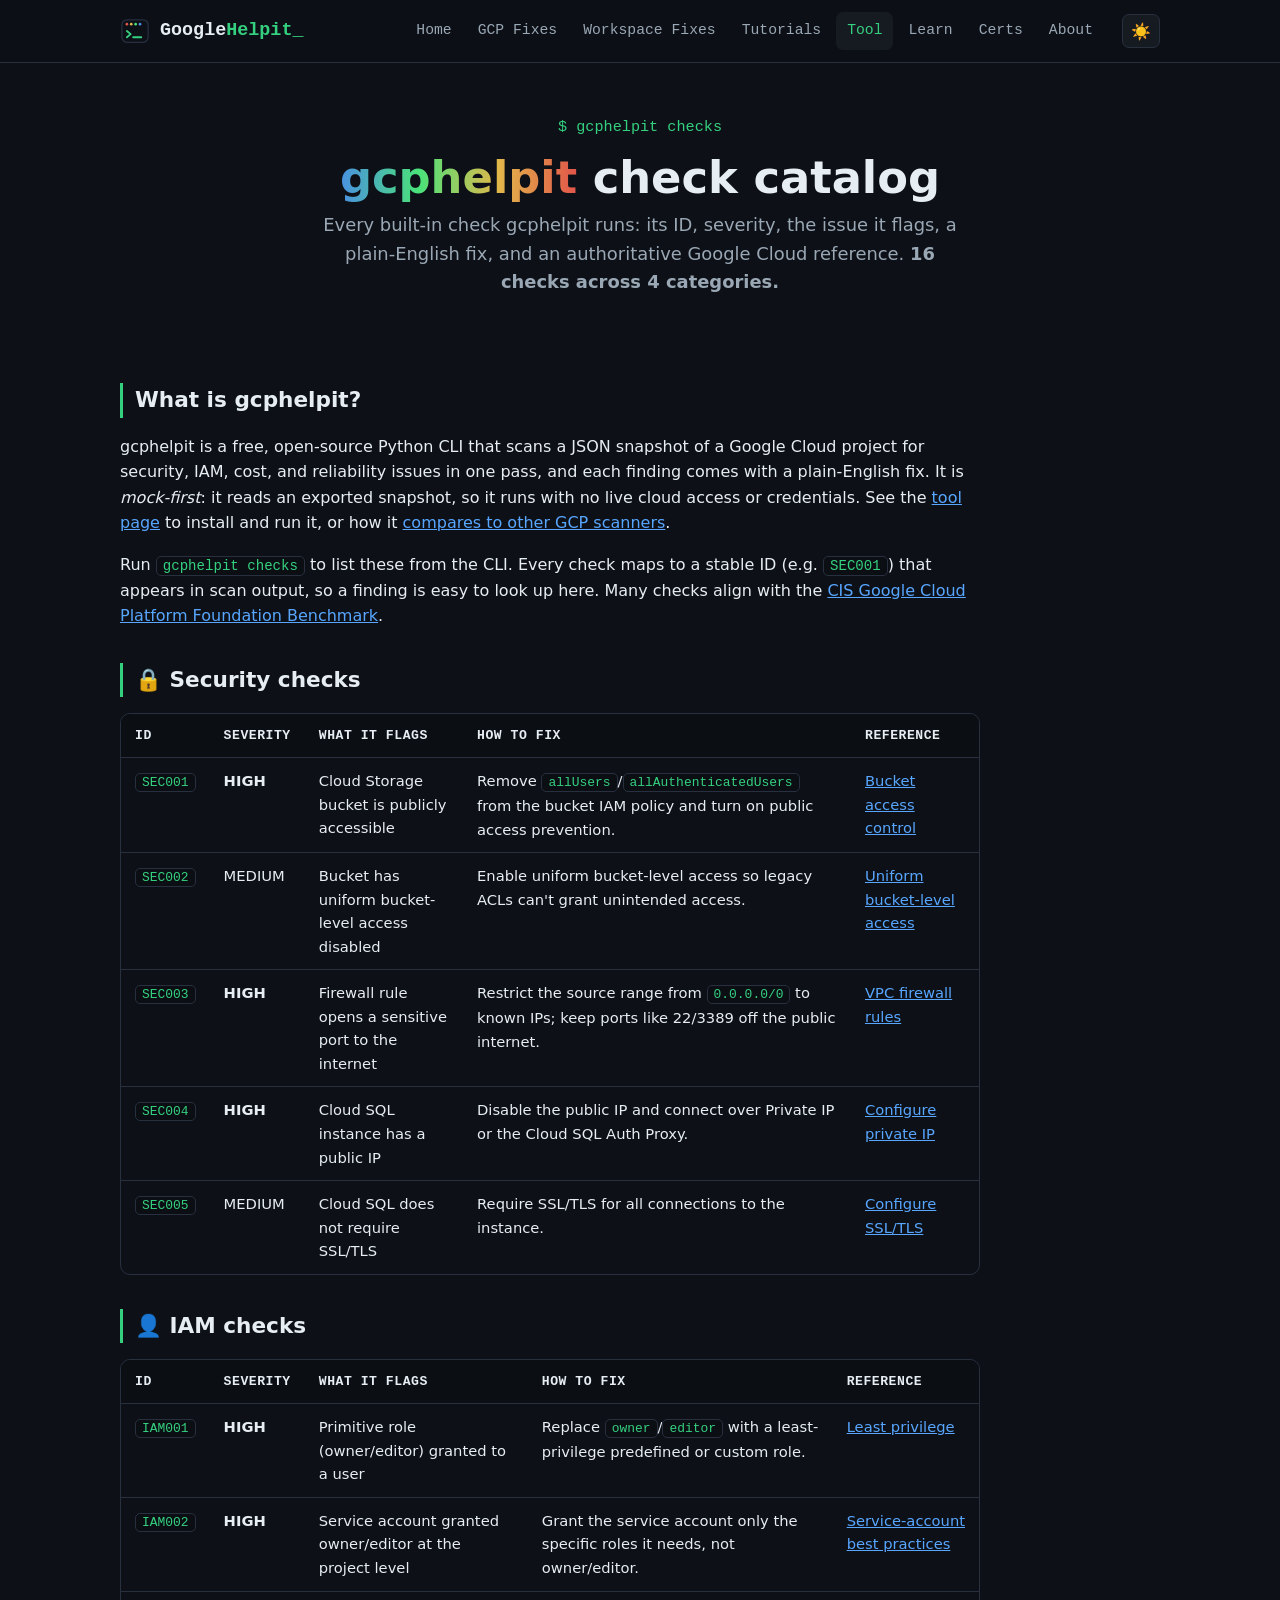
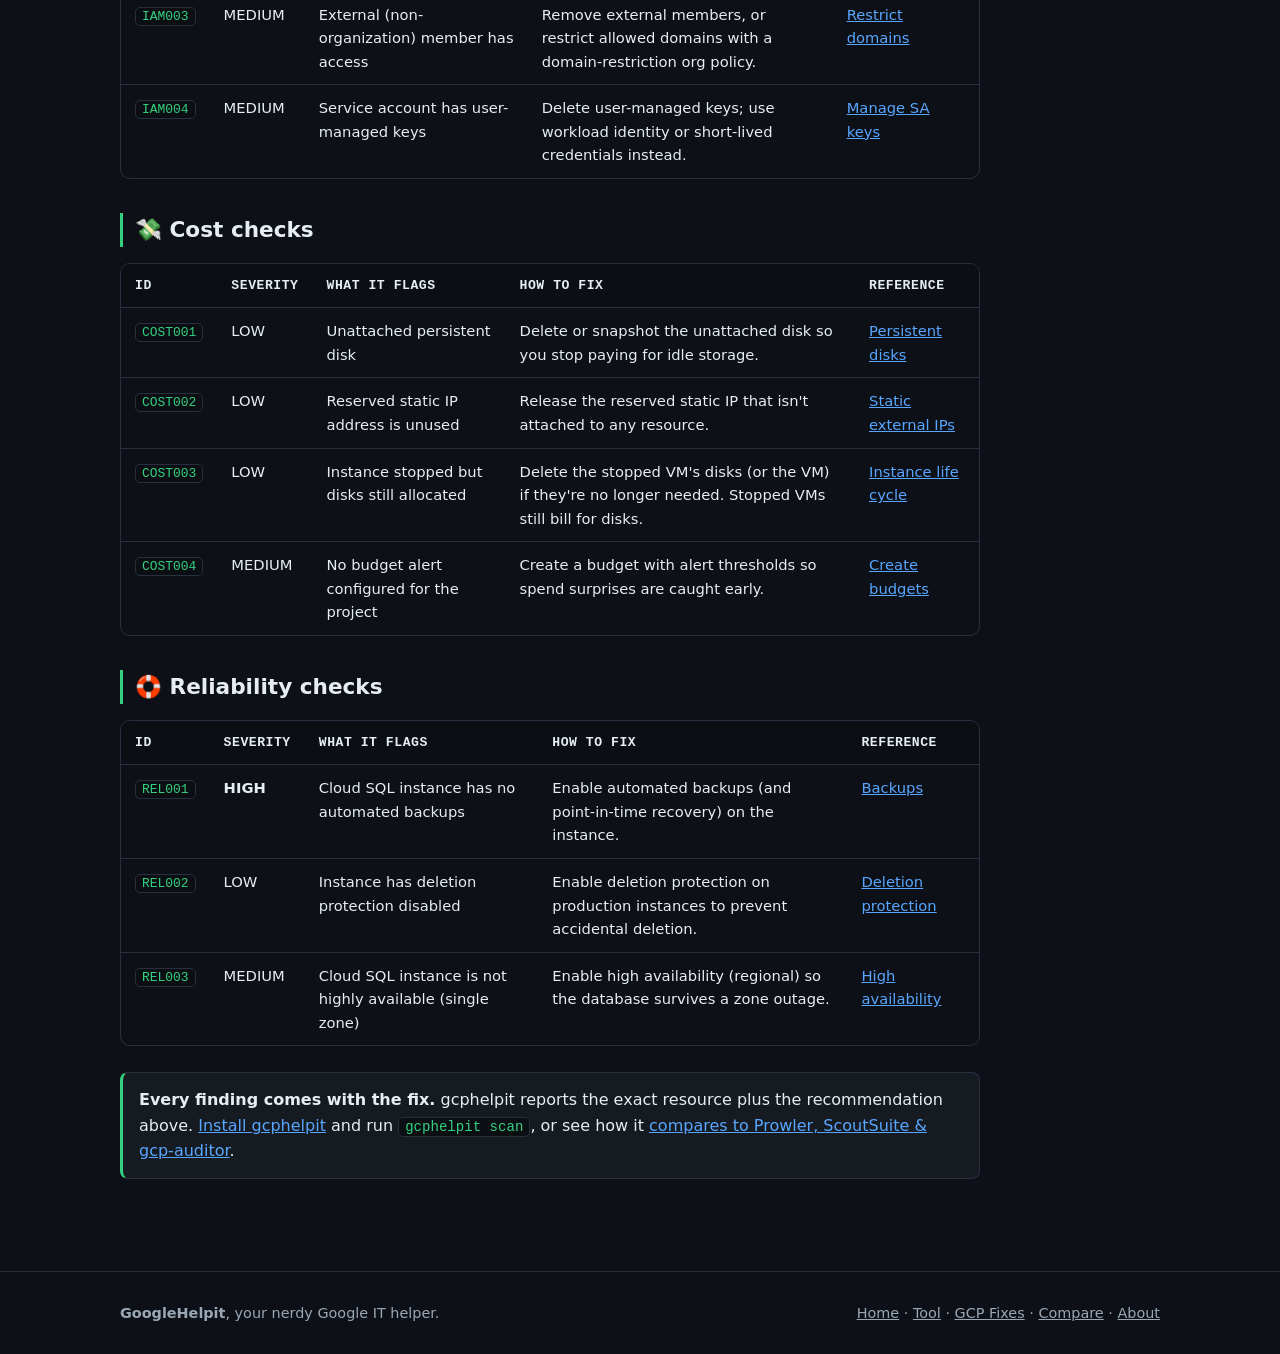
<file: checks.html>
<!DOCTYPE html>
<html lang="en" data-theme="dark">
<head>
  <meta charset="UTF-8">
  <meta name="viewport" content="width=device-width, initial-scale=1.0">
  <title>gcphelpit Check Catalog: All 16 GCP Security, IAM &amp; Cost Checks</title>
  <meta name="description" content="The full catalog of gcphelpit's 16 built-in checks. Each entry has its ID, severity, the issue it flags, a plain-English fix, and an authoritative Google Cloud reference.">
  <link rel="icon" href="assets/img/favicon.svg" type="image/svg+xml">
  <link rel="canonical" href="https://eliyas-123.github.io/gcphelpit/checks.html">
  <meta name="robots" content="index, follow, max-image-preview:large, max-snippet:-1">
  <meta name="theme-color" content="#0d1117">
  <meta name="author" content="GoogleHelpit">
  <meta property="og:type" content="article">
  <meta property="og:site_name" content="GoogleHelpit">
  <meta property="og:locale" content="en_US">
  <meta property="og:title" content="gcphelpit Check Catalog: Every Built-in GCP Security, IAM, Cost &amp; Reliability Check">
  <meta property="og:description" content="The full catalog of gcphelpit's 16 built-in checks. Each entry has its ID, severity, the issue it flags, a plain-English fix, and an authoritative Google Cloud reference.">
  <meta property="og:url" content="https://eliyas-123.github.io/gcphelpit/checks.html">
  <meta property="og:image" content="https://eliyas-123.github.io/gcphelpit/assets/img/og.png">
  <meta property="og:image:width" content="1200">
  <meta property="og:image:height" content="630">
  <meta name="twitter:card" content="summary_large_image">
  <meta name="twitter:title" content="gcphelpit Check Catalog: Every Built-in GCP Check">
  <meta name="twitter:description" content="All 16 gcphelpit checks: ID, severity, what it flags, the fix, and a Google Cloud reference.">
  <meta name="twitter:image" content="https://eliyas-123.github.io/gcphelpit/assets/img/og.png">
  <script type="application/ld+json">{"@context":"https://schema.org","@type":"BreadcrumbList","itemListElement":[{"@type":"ListItem","position":1,"name":"Home","item":"https://eliyas-123.github.io/gcphelpit/"},{"@type":"ListItem","position":2,"name":"Tool","item":"https://eliyas-123.github.io/gcphelpit/tool.html"},{"@type":"ListItem","position":3,"name":"Check catalog","item":"https://eliyas-123.github.io/gcphelpit/checks.html"}]}</script>
  <link rel="stylesheet" href="assets/css/styles.css">
</head>
<body>
  <header class="site-header">
    <div class="container nav">
      <a class="brand" href="index.html">
        <img class="logo" src="assets/img/logo.svg" alt="GoogleHelpit logo">
        <span>Google<span class="tag">Helpit</span><span class="cursor">_</span></span>
      </a>
      <button class="nav-toggle" aria-label="Toggle menu">☰</button>
      <nav class="nav-links">
        <a href="index.html">Home</a>
        <a href="gcp-troubleshooting.html">GCP Fixes</a>
        <a href="workspace-troubleshooting.html">Workspace Fixes</a>
        <a href="tutorials.html">Tutorials</a>
        <a href="tool.html" class="active">Tool</a>
        <a href="learn.html">Learn</a>
        <a href="certifications.html">Certs</a>
        <a href="about.html">About</a>
      </nav>
      <button class="theme-toggle" aria-label="Toggle theme">☀️</button>
    </div>
  </header>

  <main class="container">
    <section class="hero" style="padding:52px 0 20px">
      <div class="prompt">$ gcphelpit checks</div>
      <h1 style="font-size:clamp(1.9rem,4.5vw,2.8rem)"><span class="grad">gcphelpit</span> check catalog</h1>
      <p class="sub">
        Every built-in check gcphelpit runs: its ID, severity, the issue it flags, a plain-English fix,
        and an authoritative Google Cloud reference. <strong>16 checks across 4 categories.</strong>
      </p>
    </section>

    <section class="prose" style="padding-top:6px">
      <h2>What is gcphelpit?</h2>
      <p>gcphelpit is a free, open-source Python CLI that scans a JSON snapshot of a Google Cloud project for
        security, IAM, cost, and reliability issues in one pass, and each finding comes with a plain-English fix.
        It is <em>mock-first</em>: it reads an exported snapshot, so it runs with no live cloud access or credentials.
        See the <a href="tool.html">tool page</a> to install and run it, or how it
        <a href="compare.html">compares to other GCP scanners</a>.</p>

      <p class="meta">Run <code>gcphelpit checks</code> to list these from the CLI. Every check maps to a stable ID
        (e.g. <code>SEC001</code>) that appears in scan output, so a finding is easy to look up here. Many checks
        align with the <a href="https://www.cisecurity.org/benchmark/google_cloud_computing_platform">CIS Google Cloud
        Platform Foundation Benchmark</a>.</p>

      <h2 id="security">🔒 Security checks</h2>
      <div class="table-wrap">
        <table class="data">
          <thead><tr><th>ID</th><th>Severity</th><th>What it flags</th><th>How to fix</th><th>Reference</th></tr></thead>
          <tbody>
            <tr id="SEC001"><td><code>SEC001</code></td><td><strong>HIGH</strong></td>
              <td>Cloud Storage bucket is publicly accessible</td>
              <td>Remove <code>allUsers</code>/<code>allAuthenticatedUsers</code> from the bucket IAM policy and turn on public access prevention.</td>
              <td><a href="https://cloud.google.com/storage/docs/access-control/making-data-public">Bucket access control</a></td></tr>
            <tr id="SEC002"><td><code>SEC002</code></td><td>MEDIUM</td>
              <td>Bucket has uniform bucket-level access disabled</td>
              <td>Enable uniform bucket-level access so legacy ACLs can't grant unintended access.</td>
              <td><a href="https://cloud.google.com/storage/docs/uniform-bucket-level-access">Uniform bucket-level access</a></td></tr>
            <tr id="SEC003"><td><code>SEC003</code></td><td><strong>HIGH</strong></td>
              <td>Firewall rule opens a sensitive port to the internet</td>
              <td>Restrict the source range from <code>0.0.0.0/0</code> to known IPs; keep ports like 22/3389 off the public internet.</td>
              <td><a href="https://cloud.google.com/vpc/docs/firewalls">VPC firewall rules</a></td></tr>
            <tr id="SEC004"><td><code>SEC004</code></td><td><strong>HIGH</strong></td>
              <td>Cloud SQL instance has a public IP</td>
              <td>Disable the public IP and connect over Private IP or the Cloud SQL Auth Proxy.</td>
              <td><a href="https://cloud.google.com/sql/docs/mysql/configure-private-ip">Configure private IP</a></td></tr>
            <tr id="SEC005"><td><code>SEC005</code></td><td>MEDIUM</td>
              <td>Cloud SQL does not require SSL/TLS</td>
              <td>Require SSL/TLS for all connections to the instance.</td>
              <td><a href="https://cloud.google.com/sql/docs/mysql/configure-ssl-instance">Configure SSL/TLS</a></td></tr>
          </tbody>
        </table>
      </div>

      <h2 id="iam">👤 IAM checks</h2>
      <div class="table-wrap">
        <table class="data">
          <thead><tr><th>ID</th><th>Severity</th><th>What it flags</th><th>How to fix</th><th>Reference</th></tr></thead>
          <tbody>
            <tr id="IAM001"><td><code>IAM001</code></td><td><strong>HIGH</strong></td>
              <td>Primitive role (owner/editor) granted to a user</td>
              <td>Replace <code>owner</code>/<code>editor</code> with a least-privilege predefined or custom role.</td>
              <td><a href="https://cloud.google.com/iam/docs/using-iam-securely#least_privilege">Least privilege</a></td></tr>
            <tr id="IAM002"><td><code>IAM002</code></td><td><strong>HIGH</strong></td>
              <td>Service account granted owner/editor at the project level</td>
              <td>Grant the service account only the specific roles it needs, not owner/editor.</td>
              <td><a href="https://cloud.google.com/iam/docs/best-practices-service-accounts">Service-account best practices</a></td></tr>
            <tr id="IAM003"><td><code>IAM003</code></td><td>MEDIUM</td>
              <td>External (non-organization) member has access</td>
              <td>Remove external members, or restrict allowed domains with a domain-restriction org policy.</td>
              <td><a href="https://cloud.google.com/resource-manager/docs/organization-policy/restricting-domains">Restrict domains</a></td></tr>
            <tr id="IAM004"><td><code>IAM004</code></td><td>MEDIUM</td>
              <td>Service account has user-managed keys</td>
              <td>Delete user-managed keys; use workload identity or short-lived credentials instead.</td>
              <td><a href="https://cloud.google.com/iam/docs/best-practices-for-managing-service-account-keys">Manage SA keys</a></td></tr>
          </tbody>
        </table>
      </div>

      <h2 id="cost">💸 Cost checks</h2>
      <div class="table-wrap">
        <table class="data">
          <thead><tr><th>ID</th><th>Severity</th><th>What it flags</th><th>How to fix</th><th>Reference</th></tr></thead>
          <tbody>
            <tr id="COST001"><td><code>COST001</code></td><td>LOW</td>
              <td>Unattached persistent disk</td>
              <td>Delete or snapshot the unattached disk so you stop paying for idle storage.</td>
              <td><a href="https://cloud.google.com/compute/docs/disks">Persistent disks</a></td></tr>
            <tr id="COST002"><td><code>COST002</code></td><td>LOW</td>
              <td>Reserved static IP address is unused</td>
              <td>Release the reserved static IP that isn't attached to any resource.</td>
              <td><a href="https://cloud.google.com/vpc/docs/reserve-static-external-ip-address">Static external IPs</a></td></tr>
            <tr id="COST003"><td><code>COST003</code></td><td>LOW</td>
              <td>Instance stopped but disks still allocated</td>
              <td>Delete the stopped VM's disks (or the VM) if they're no longer needed. Stopped VMs still bill for disks.</td>
              <td><a href="https://cloud.google.com/compute/docs/instances/instance-life-cycle">Instance life cycle</a></td></tr>
            <tr id="COST004"><td><code>COST004</code></td><td>MEDIUM</td>
              <td>No budget alert configured for the project</td>
              <td>Create a budget with alert thresholds so spend surprises are caught early.</td>
              <td><a href="https://cloud.google.com/billing/docs/how-to/budgets">Create budgets</a></td></tr>
          </tbody>
        </table>
      </div>

      <h2 id="reliability">🛟 Reliability checks</h2>
      <div class="table-wrap">
        <table class="data">
          <thead><tr><th>ID</th><th>Severity</th><th>What it flags</th><th>How to fix</th><th>Reference</th></tr></thead>
          <tbody>
            <tr id="REL001"><td><code>REL001</code></td><td><strong>HIGH</strong></td>
              <td>Cloud SQL instance has no automated backups</td>
              <td>Enable automated backups (and point-in-time recovery) on the instance.</td>
              <td><a href="https://cloud.google.com/sql/docs/mysql/backup-recovery/backups">Backups</a></td></tr>
            <tr id="REL002"><td><code>REL002</code></td><td>LOW</td>
              <td>Instance has deletion protection disabled</td>
              <td>Enable deletion protection on production instances to prevent accidental deletion.</td>
              <td><a href="https://cloud.google.com/compute/docs/instances/preventing-accidental-vm-deletion">Deletion protection</a></td></tr>
            <tr id="REL003"><td><code>REL003</code></td><td>MEDIUM</td>
              <td>Cloud SQL instance is not highly available (single zone)</td>
              <td>Enable high availability (regional) so the database survives a zone outage.</td>
              <td><a href="https://cloud.google.com/sql/docs/mysql/high-availability">High availability</a></td></tr>
          </tbody>
        </table>
      </div>

      <div class="callout tip" style="margin-top:26px">
        <strong>Every finding comes with the fix.</strong> gcphelpit reports the exact resource plus the recommendation above.
        <a href="tool.html">Install gcphelpit</a> and run <code>gcphelpit scan</code>, or see how it
        <a href="compare.html">compares to Prowler, ScoutSuite &amp; gcp-auditor</a>.
      </div>
    </section>
  </main>

  <footer class="site-footer">
    <div class="container">
      <div class="cols">
        <div><strong>GoogleHelpit</strong>, your nerdy Google IT helper.</div>
        <div>
          <a href="index.html">Home</a> ·
          <a href="tool.html">Tool</a> ·
          <a href="gcp-troubleshooting.html">GCP Fixes</a> ·
          <a href="compare.html">Compare</a> ·
          <a href="about.html">About</a>
        </div>
      </div>
    </div>
  </footer>

  <script src="assets/js/main.js"></script>
</body>
</html>
</file>
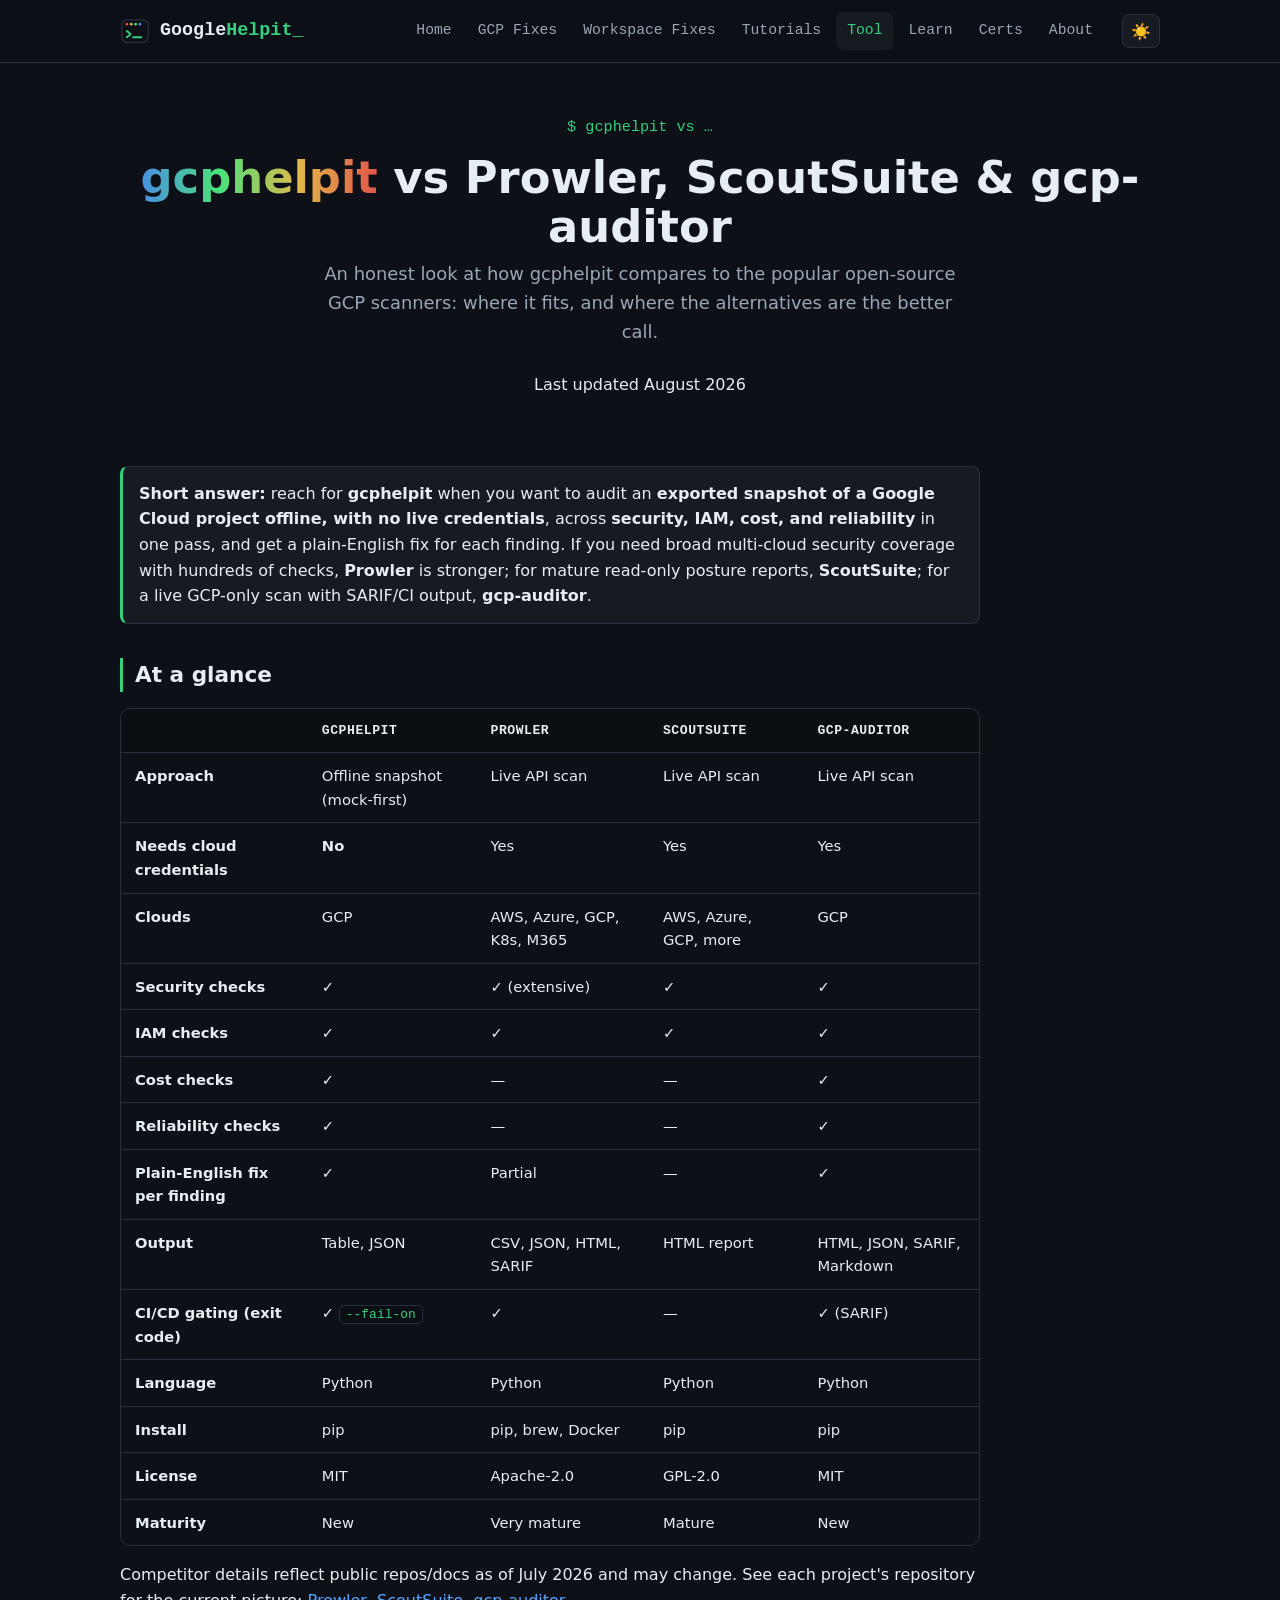
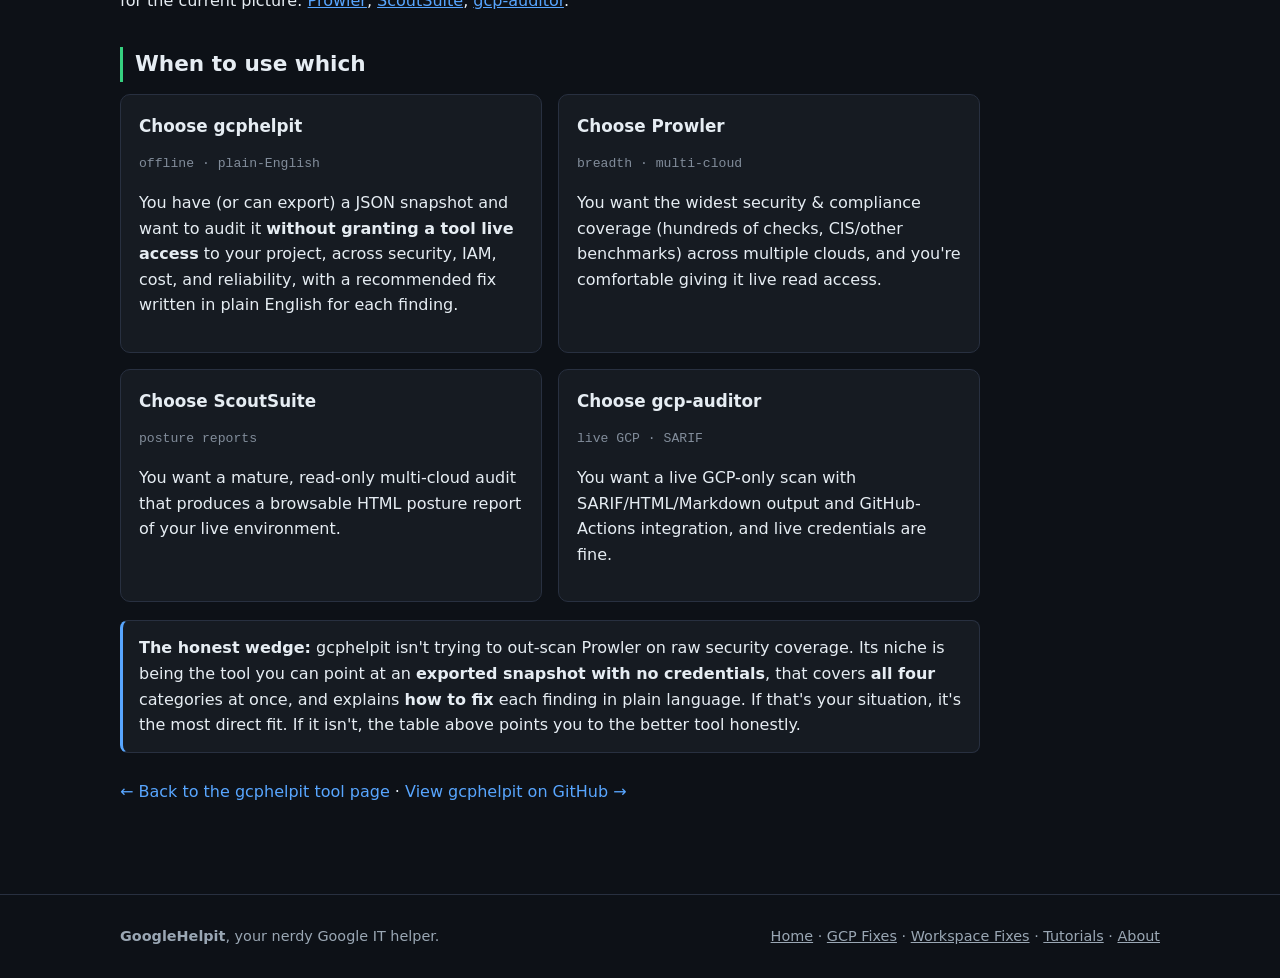
<file: compare.html>
<!DOCTYPE html>
<html lang="en" data-theme="dark">
<head>
  <meta charset="UTF-8">
  <meta name="viewport" content="width=device-width, initial-scale=1.0">
  <title>gcphelpit vs Prowler, ScoutSuite &amp; gcp-auditor: Comparison</title>
  <meta name="description" content="An honest comparison of gcphelpit with Prowler, ScoutSuite, and gcp-auditor. gcphelpit scans an exported GCP snapshot offline, with no live credentials, across security, IAM, cost, and reliability.">
  <link rel="icon" href="assets/img/favicon.svg" type="image/svg+xml">
  <link rel="canonical" href="https://eliyas-123.github.io/gcphelpit/compare.html">
  <meta name="robots" content="index, follow, max-image-preview:large, max-snippet:-1">
  <meta name="theme-color" content="#0d1117">
  <meta name="author" content="GoogleHelpit">
  <meta property="og:type" content="article">
  <meta property="og:site_name" content="GoogleHelpit">
  <meta property="og:locale" content="en_US">
  <meta property="og:title" content="gcphelpit vs Prowler, ScoutSuite &amp; gcp-auditor: GCP Scanner Comparison">
  <meta property="og:description" content="An honest comparison of gcphelpit with Prowler, ScoutSuite, and gcp-auditor. gcphelpit scans an exported GCP snapshot offline, with no live credentials, across security, IAM, cost, and reliability.">
  <meta property="og:url" content="https://eliyas-123.github.io/gcphelpit/compare.html">
  <meta property="og:image" content="https://eliyas-123.github.io/gcphelpit/assets/img/og.png">
  <meta property="og:image:width" content="1200">
  <meta property="og:image:height" content="630">
  <meta name="twitter:card" content="summary_large_image">
  <meta name="twitter:title" content="gcphelpit vs Prowler, ScoutSuite &amp; gcp-auditor: GCP Scanner Comparison">
  <meta name="twitter:description" content="An honest comparison of gcphelpit with Prowler, ScoutSuite, and gcp-auditor. gcphelpit scans an exported GCP snapshot offline, with no live credentials.">
  <meta name="twitter:image" content="https://eliyas-123.github.io/gcphelpit/assets/img/og.png">
  <script type="application/ld+json">{"@context":"https://schema.org","@type":"BreadcrumbList","itemListElement":[{"@type":"ListItem","position":1,"name":"Home","item":"https://eliyas-123.github.io/gcphelpit/"},{"@type":"ListItem","position":2,"name":"Tool","item":"https://eliyas-123.github.io/gcphelpit/tool.html"},{"@type":"ListItem","position":3,"name":"Comparison","item":"https://eliyas-123.github.io/gcphelpit/compare.html"}]}</script>
  <link rel="stylesheet" href="assets/css/styles.css">
</head>
<body>
  <header class="site-header">
    <div class="container nav">
      <a class="brand" href="index.html">
        <img class="logo" src="assets/img/logo.svg" alt="GoogleHelpit logo">
        <span>Google<span class="tag">Helpit</span><span class="cursor">_</span></span>
      </a>
      <button class="nav-toggle" aria-label="Toggle menu">☰</button>
      <nav class="nav-links">
        <a href="index.html">Home</a>
        <a href="gcp-troubleshooting.html">GCP Fixes</a>
        <a href="workspace-troubleshooting.html">Workspace Fixes</a>
        <a href="tutorials.html">Tutorials</a>
        <a href="tool.html" class="active">Tool</a>
        <a href="learn.html">Learn</a>
        <a href="certifications.html">Certs</a>
        <a href="about.html">About</a>
      </nav>
      <button class="theme-toggle" aria-label="Toggle theme">☀️</button>
    </div>
  </header>

  <main class="container">
    <section class="hero" style="padding:52px 0 28px">
      <div class="prompt">$ gcphelpit vs …</div>
      <h1 style="font-size:clamp(1.9rem,4.5vw,2.8rem)"><span class="grad">gcphelpit</span> vs Prowler, ScoutSuite &amp; gcp-auditor</h1>
      <p class="sub">
        An honest look at how gcphelpit compares to the popular open-source GCP scanners: where it fits,
        and where the alternatives are the better call.
      </p>
      <p class="meta" style="margin-top:8px">Last updated August 2026</p>
    </section>

    <section class="prose" style="padding-top:6px">
      <div class="callout tip">
        <strong>Short answer:</strong> reach for <strong>gcphelpit</strong> when you want to audit an
        <strong>exported snapshot of a Google Cloud project offline, with no live credentials</strong>, across
        <strong>security, IAM, cost, and reliability</strong> in one pass, and get a plain-English fix for each finding.
        If you need broad multi-cloud security coverage with hundreds of checks, <strong>Prowler</strong> is stronger;
        for mature read-only posture reports, <strong>ScoutSuite</strong>; for a live GCP-only scan with SARIF/CI output,
        <strong>gcp-auditor</strong>.
      </div>

      <h2>At a glance</h2>
      <div class="table-wrap">
        <table class="data">
          <thead>
            <tr>
              <th>&nbsp;</th>
              <th>gcphelpit</th>
              <th>Prowler</th>
              <th>ScoutSuite</th>
              <th>gcp-auditor</th>
            </tr>
          </thead>
          <tbody>
            <tr><td><strong>Approach</strong></td>
                <td>Offline snapshot (mock-first)</td><td>Live API scan</td><td>Live API scan</td><td>Live API scan</td></tr>
            <tr><td><strong>Needs cloud credentials</strong></td>
                <td><strong>No</strong></td><td>Yes</td><td>Yes</td><td>Yes</td></tr>
            <tr><td><strong>Clouds</strong></td>
                <td>GCP</td><td>AWS, Azure, GCP, K8s, M365</td><td>AWS, Azure, GCP, more</td><td>GCP</td></tr>
            <tr><td><strong>Security checks</strong></td>
                <td>✓</td><td>✓ (extensive)</td><td>✓</td><td>✓</td></tr>
            <tr><td><strong>IAM checks</strong></td>
                <td>✓</td><td>✓</td><td>✓</td><td>✓</td></tr>
            <tr><td><strong>Cost checks</strong></td>
                <td>✓</td><td>—</td><td>—</td><td>✓</td></tr>
            <tr><td><strong>Reliability checks</strong></td>
                <td>✓</td><td>—</td><td>—</td><td>✓</td></tr>
            <tr><td><strong>Plain-English fix per finding</strong></td>
                <td><strong>✓</strong></td><td>Partial</td><td>—</td><td>✓</td></tr>
            <tr><td><strong>Output</strong></td>
                <td>Table, JSON</td><td>CSV, JSON, HTML, SARIF</td><td>HTML report</td><td>HTML, JSON, SARIF, Markdown</td></tr>
            <tr><td><strong>CI/CD gating (exit code)</strong></td>
                <td>✓ <code>--fail-on</code></td><td>✓</td><td>—</td><td>✓ (SARIF)</td></tr>
            <tr><td><strong>Language</strong></td>
                <td>Python</td><td>Python</td><td>Python</td><td>Python</td></tr>
            <tr><td><strong>Install</strong></td>
                <td>pip</td><td>pip, brew, Docker</td><td>pip</td><td>pip</td></tr>
            <tr><td><strong>License</strong></td>
                <td>MIT</td><td>Apache-2.0</td><td>GPL-2.0</td><td>MIT</td></tr>
            <tr><td><strong>Maturity</strong></td>
                <td>New</td><td>Very mature</td><td>Mature</td><td>New</td></tr>
          </tbody>
        </table>
      </div>
      <p class="meta">Competitor details reflect public repos/docs as of July 2026 and may change. See each project's repository for the current picture:
        <a href="https://github.com/prowler-cloud/prowler">Prowler</a>,
        <a href="https://github.com/nccgroup/ScoutSuite">ScoutSuite</a>,
        <a href="https://github.com/keymealll/gcp-auditor">gcp-auditor</a>.</p>

      <h2>When to use which</h2>
      <div class="res-grid">
        <div class="res-card">
          <h3>Choose gcphelpit</h3>
          <p class="meta">offline · plain-English</p>
          <p>You have (or can export) a JSON snapshot and want to audit it <strong>without granting a tool live access</strong>
             to your project, across security, IAM, cost, and reliability, with a recommended fix written in plain English for each finding.</p>
        </div>
        <div class="res-card">
          <h3>Choose Prowler</h3>
          <p class="meta">breadth · multi-cloud</p>
          <p>You want the widest security &amp; compliance coverage (hundreds of checks, CIS/other benchmarks) across
             multiple clouds, and you're comfortable giving it live read access.</p>
        </div>
        <div class="res-card">
          <h3>Choose ScoutSuite</h3>
          <p class="meta">posture reports</p>
          <p>You want a mature, read-only multi-cloud audit that produces a browsable HTML posture report of your live environment.</p>
        </div>
        <div class="res-card">
          <h3>Choose gcp-auditor</h3>
          <p class="meta">live GCP · SARIF</p>
          <p>You want a live GCP-only scan with SARIF/HTML/Markdown output and GitHub-Actions integration, and live credentials are fine.</p>
        </div>
      </div>

      <div class="callout info">
        <strong>The honest wedge:</strong> gcphelpit isn't trying to out-scan Prowler on raw security coverage. Its niche is being
        the tool you can point at an <strong>exported snapshot with no credentials</strong>, that covers <strong>all four</strong>
        categories at once, and explains <strong>how to fix</strong> each finding in plain language. If that's your situation, it's
        the most direct fit. If it isn't, the table above points you to the better tool honestly.
      </div>

      <p style="margin-top:26px">
        <a class="go" href="tool.html">← Back to the gcphelpit tool page</a> ·
        <a class="go" href="https://github.com/EliyaS-123/gcphelpit-cli">View gcphelpit on GitHub →</a>
      </p>
    </section>
  </main>

  <footer class="site-footer">
    <div class="container">
      <div class="cols">
        <div><strong>GoogleHelpit</strong>, your nerdy Google IT helper.</div>
        <div>
          <a href="index.html">Home</a> ·
          <a href="gcp-troubleshooting.html">GCP Fixes</a> ·
          <a href="workspace-troubleshooting.html">Workspace Fixes</a> ·
          <a href="tutorials.html">Tutorials</a> ·
          <a href="about.html">About</a>
        </div>
      </div>
    </div>
  </footer>

  <script src="assets/js/main.js"></script>
</body>
</html>
</file>
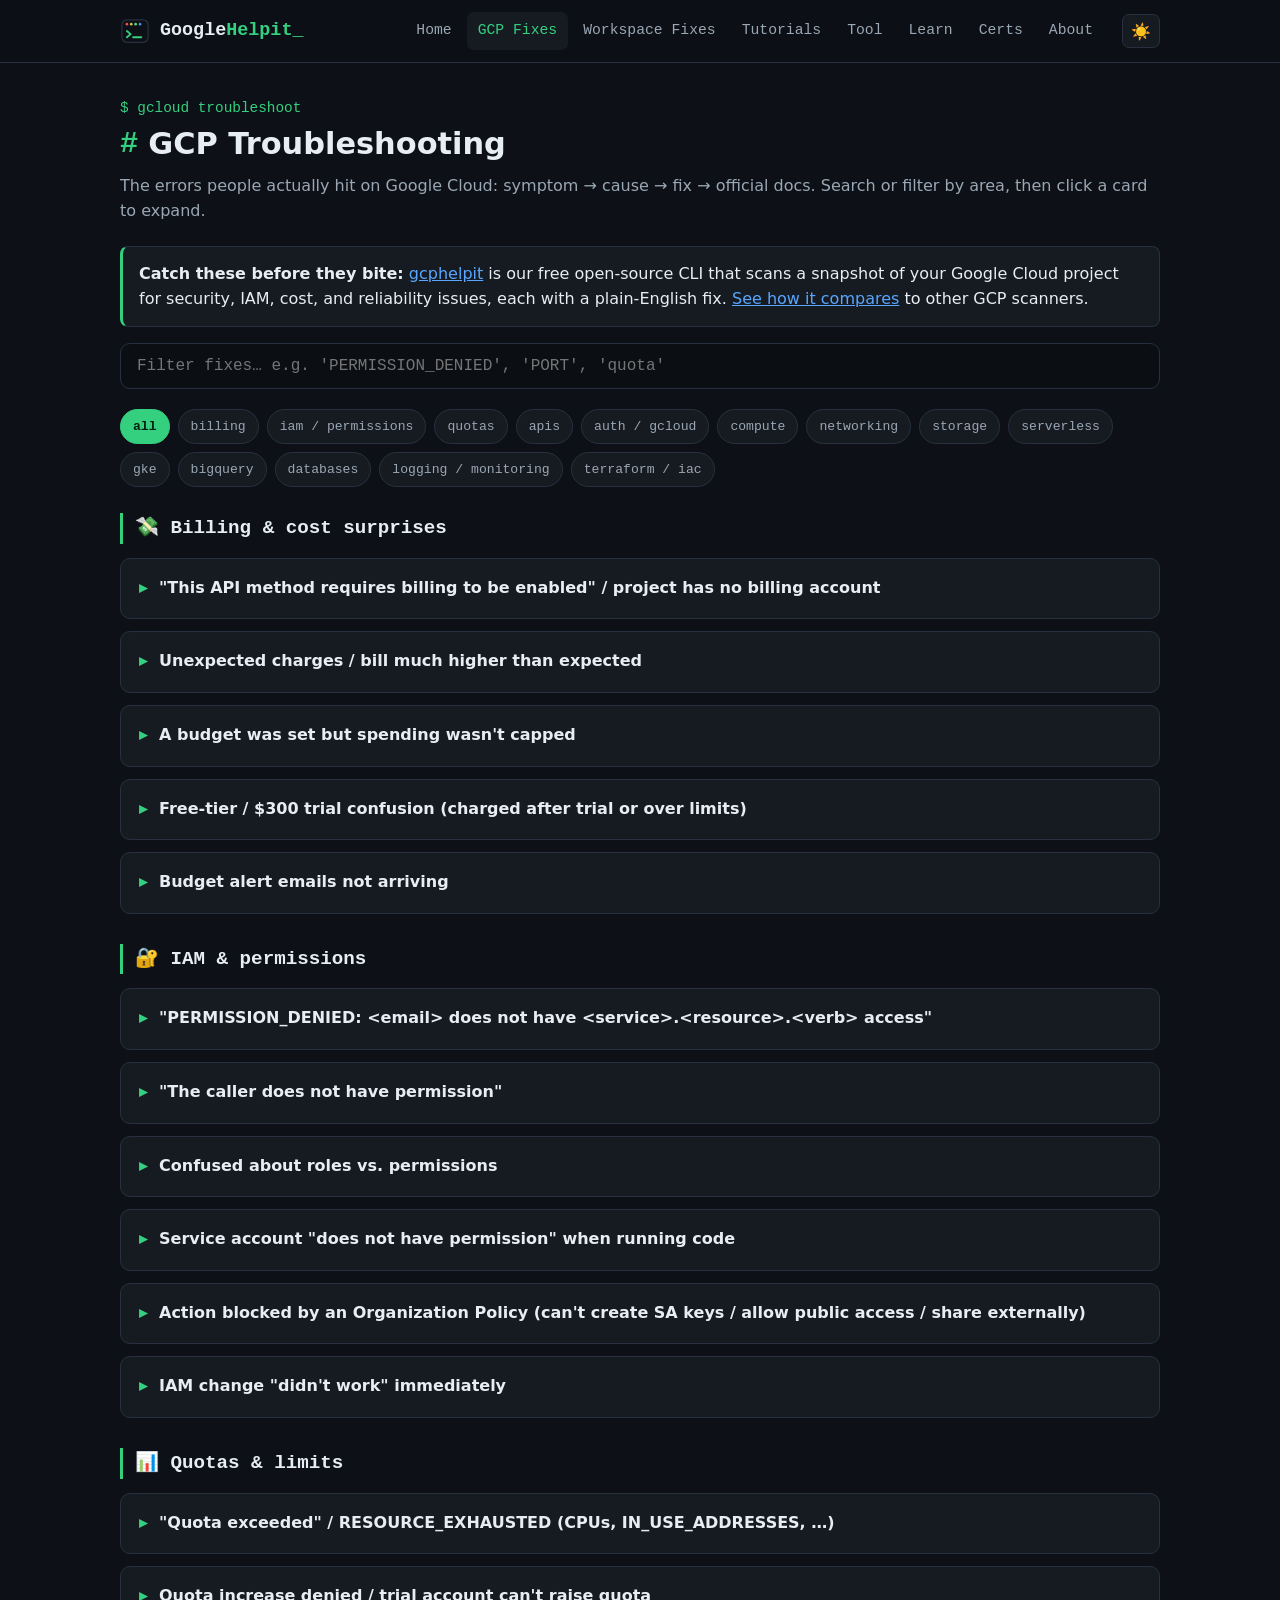
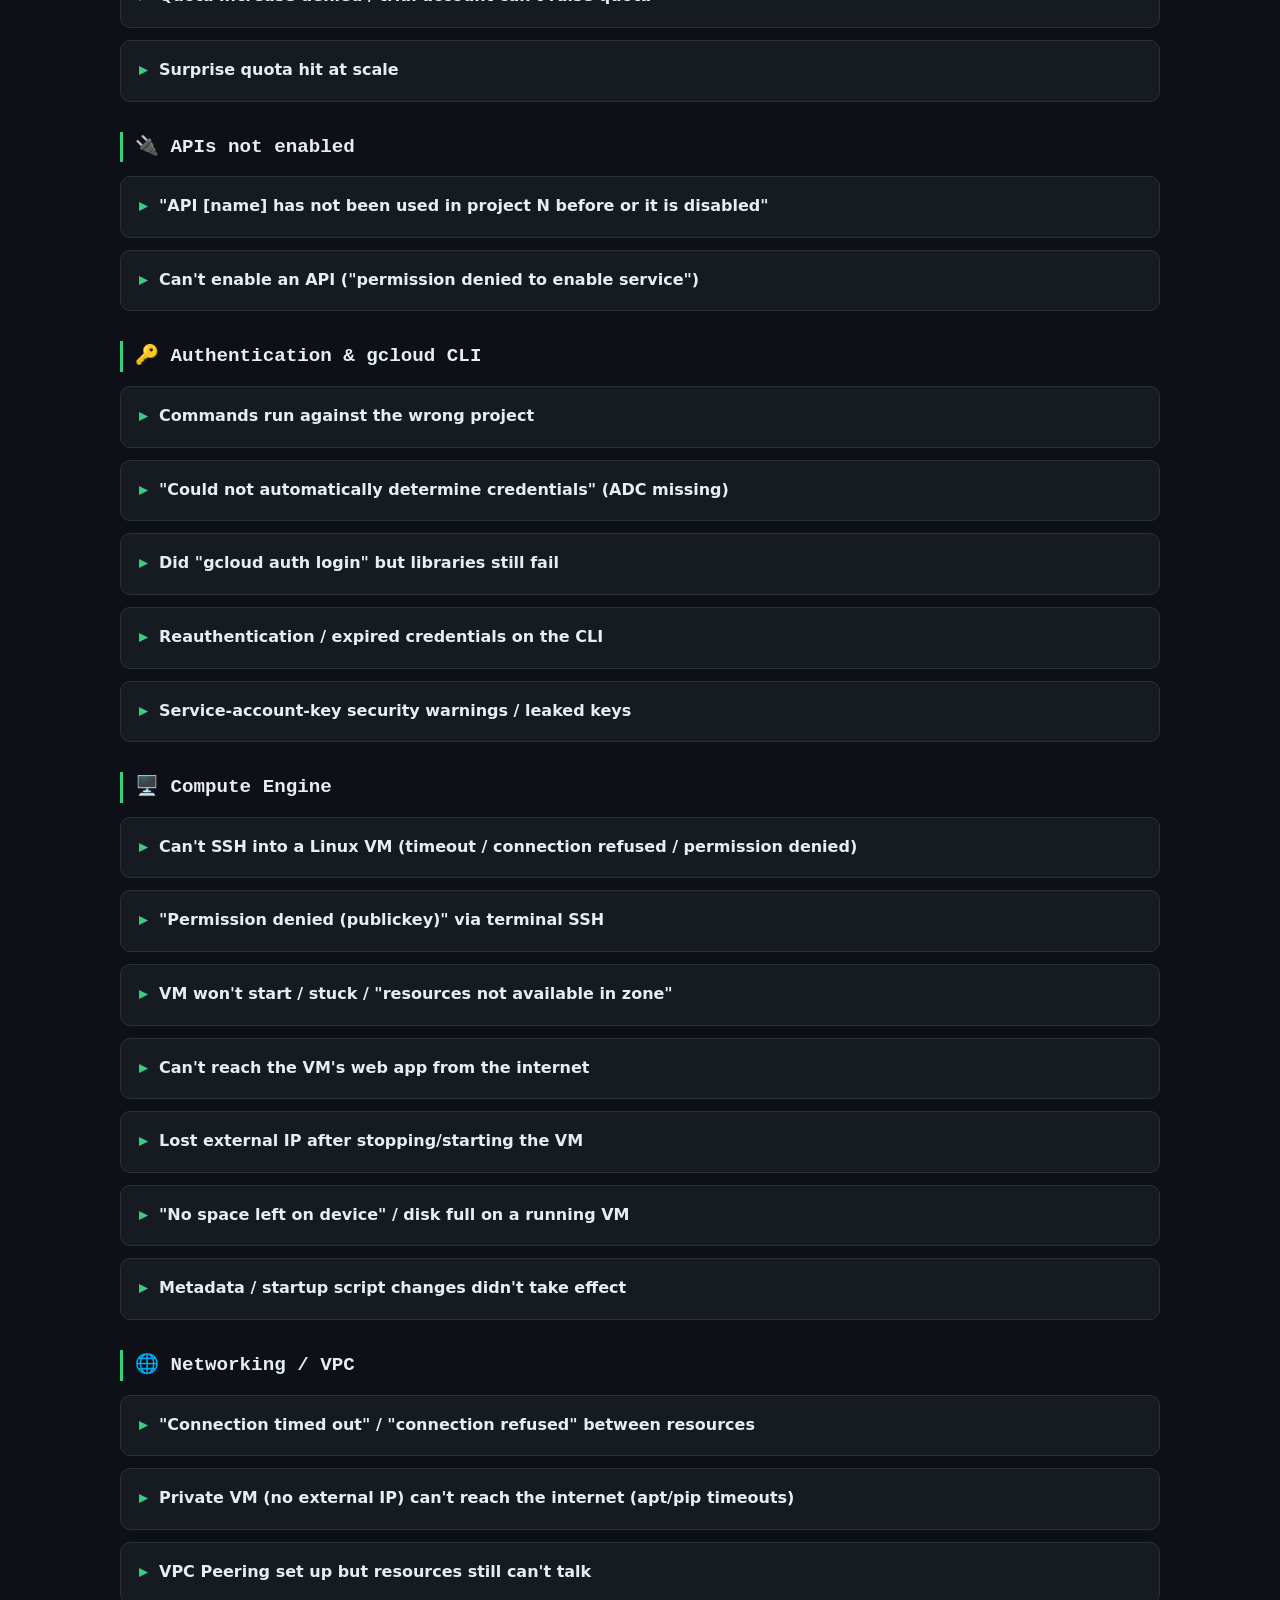
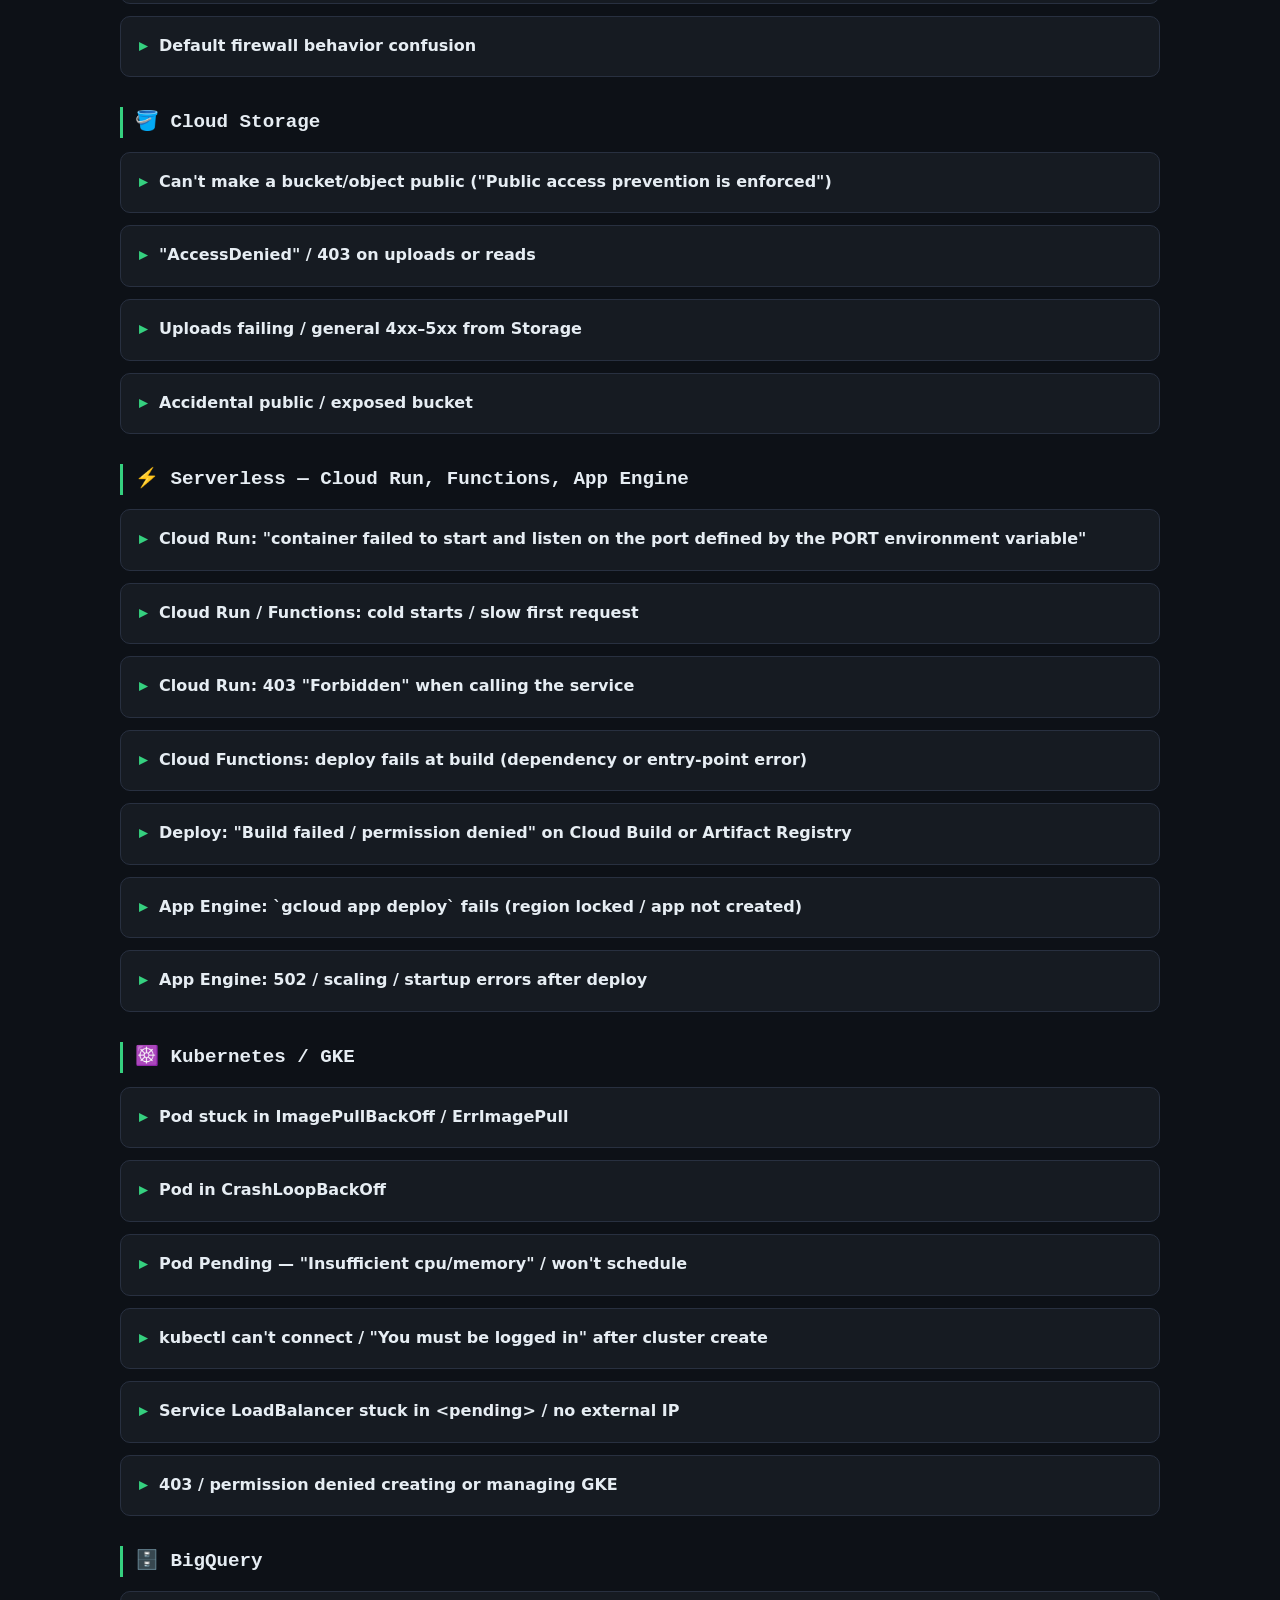
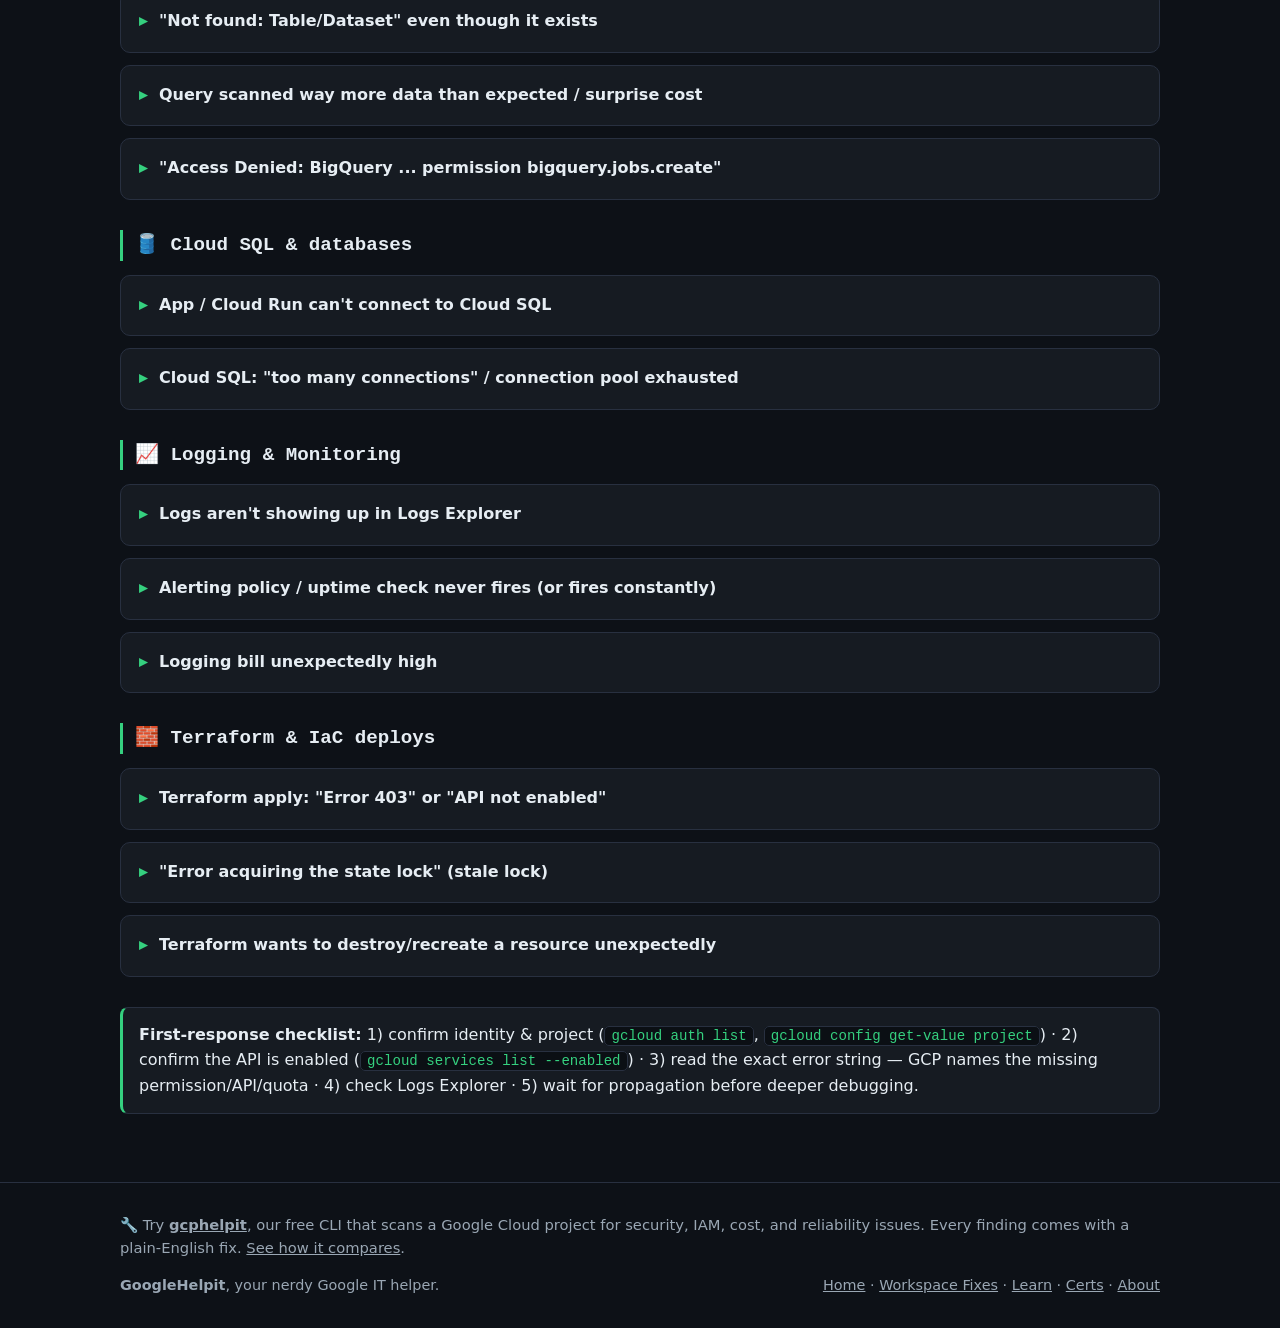
<file: gcp-troubleshooting.html>
<!DOCTYPE html>
<html lang="en" data-theme="dark">
<head>
  <meta charset="UTF-8">
  <meta name="viewport" content="width=device-width, initial-scale=1.0">
  <title>GCP Troubleshooting — Fix Common Google Cloud Errors</title>
  <meta name="description" content="Common Google Cloud Platform errors and how to fix them: billing, IAM permissions, quotas, SSH, Cloud Run, GKE and more. Independent community guide.">
  <link rel="icon" href="assets/img/favicon.svg" type="image/svg+xml">
<!--SEO:START-->
  <link rel="canonical" href="https://eliyas-123.github.io/gcphelpit/gcp-troubleshooting.html">
  <meta name="robots" content="index, follow, max-image-preview:large, max-snippet:-1">
  <meta name="theme-color" content="#0d1117">
  <meta name="author" content="GoogleHelpit">
  <meta property="og:type" content="website">
  <meta property="og:site_name" content="GoogleHelpit">
  <meta property="og:locale" content="en_US">
  <meta property="og:title" content="GCP Troubleshooting — Fix Common Google Cloud Errors">
  <meta property="og:description" content="Common Google Cloud Platform errors and how to fix them: billing, IAM permissions, quotas, SSH, Cloud Run, GKE and more. Independent community guide.">
  <meta property="og:url" content="https://eliyas-123.github.io/gcphelpit/gcp-troubleshooting.html">
  <meta property="og:image" content="https://eliyas-123.github.io/gcphelpit/assets/img/og.png">
  <meta property="og:image:width" content="1200">
  <meta property="og:image:height" content="630">
  <meta name="twitter:card" content="summary_large_image">
  <meta name="twitter:title" content="GCP Troubleshooting — Fix Common Google Cloud Errors">
  <meta name="twitter:description" content="Common Google Cloud Platform errors and how to fix them: billing, IAM permissions, quotas, SSH, Cloud Run, GKE and more. Independent community guide.">
  <meta name="twitter:image" content="https://eliyas-123.github.io/gcphelpit/assets/img/og.png">
  <script type="application/ld+json">{"@context":"https://schema.org","@type":"FAQPage","mainEntity":[{"@type":"Question","name":"\"This API method requires billing to be enabled\" / project has no billing account","acceptedAnswer":{"@type":"Answer","text":"Cause: The project isn't linked to an active Cloud Billing account, so paid services (and even some API calls) are blocked. Fix: Console → Billing → Link a billing account , or run: copy gcloud billing projects link PROJECT_ID --billing-account=XXXXXX-XXXXXX-XXXXXX Verify with gcloud billing projects describe PROJECT_ID . Docs: cloud.google.com/billing/docs/how-to/modify-project"}},{"@type":"Question","name":"Unexpected charges / bill much higher than expected","acceptedAnswer":{"@type":"Answer","text":"Cause: Always-on resources — idle VMs, static IPs on stopped VMs, load balancers, provisioned disks, NAT gateways, logging — keep billing even when \"not used.\" Fix: Billing → Reports to find the top service/SKU; delete or stop idle resources; release unused static IPs (charged when unattached); act on cost recommendations in the Recommender. Docs: cloud.google.com/billing/docs/how-to/reports"}},{"@type":"Question","name":"A budget was set but spending wasn't capped","acceptedAnswer":{"@type":"Answer","text":"Cause: Budgets are alerting only — they never stop usage or billing automatically. Fix: Create budgets with threshold alerts (Billing → Budgets & alerts). For a true hard stop, wire the budget's Pub/Sub notification to a Cloud Function that disables billing. Docs: budgets · disable billing with notifications"}},{"@type":"Question","name":"Free-tier / $300 trial confusion (charged after trial or over limits)","acceptedAnswer":{"@type":"Answer","text":"Cause: The $300 credit expires after 90 days; \"Always Free\" tiers have monthly caps that don't roll over and exclude many regions/sizes. Fix: Check per-product free limits before deploying; keep VMs to the eligible e2-micro region/size; monitor the credit balance in Billing. Docs: cloud.google.com/free/docs/free-cloud-features"}},{"@type":"Question","name":"Budget alert emails not arriving","acceptedAnswer":{"@type":"Answer","text":"Cause: Alerts default to Billing Account Admins/Users; custom recipients or Pub/Sub/Monitoring channels weren't configured. Fix: Edit the budget → Manage notifications → add email channels via Cloud Monitoring, or add members with a Billing role. Docs: cloud.google.com/billing/docs/how-to/budgets"}},{"@type":"Question","name":"\"PERMISSION_DENIED: <email> does not have <service>.<resource>.<verb> access\"","acceptedAnswer":{"@type":"Answer","text":"Cause: The principal lacks a role containing that specific permission (or a deny policy blocks it). Fix: Read the exact missing permission from the error, then grant a role that includes it: copy gcloud projects add-iam-policy-binding PROJECT_ID \\ --member=user:EMAIL --role=roles/ROLE Use the suggested-roles list Google prints in the error. Docs: iam/docs/permission-error-messages"}},{"@type":"Question","name":"\"The caller does not have permission\"","acceptedAnswer":{"@type":"Answer","text":"Cause: Same as above but often on the service agent or a parent resource (folder/org), or you're authenticated as the wrong identity. Fix: Confirm the active identity with gcloud auth list , then use the Policy Troubleshooter to see which policy grants/denies access. Docs: iam/docs/troubleshooting-access"}},{"@type":"Question","name":"Confused about roles vs. permissions","acceptedAnswer":{"@type":"Answer","text":"Cause: You can't grant a single permission directly — permissions are bundled into roles (basic, predefined, custom). Fix: Prefer predefined roles scoped to the service; create a custom role only if none fits. Grant at the lowest resource level needed. Docs: iam/docs/understanding-roles"}},{"@type":"Question","name":"Service account \"does not have permission\" when running code","acceptedAnswer":{"@type":"Answer","text":"Cause: The runtime service account (default Compute/Cloud Run SA) lacks roles for the resources the code touches. Fix: Identify the SA the workload runs as and grant it the needed role(s). Prefer attaching a dedicated least-privilege SA over the default one. Docs: best-practices-service-accounts"}},{"@type":"Question","name":"Action blocked by an Organization Policy (can't create SA keys / allow public access / share externally)","acceptedAnswer":{"@type":"Answer","text":"Cause: An org policy constraint (e.g. iam.disableServiceAccountKeyCreation , iam.allowedPolicyMemberDomains , storage.publicAccessPrevention ) overrides IAM. Fix: An Org Policy Admin must adjust/override the constraint at project/folder level, or use the allowed alternative (e.g. Workload Identity instead of SA keys). Docs: organization-policy/using-constraints"}},{"@type":"Question","name":"IAM change \"didn't work\" immediately","acceptedAnswer":{"@type":"Answer","text":"Cause: IAM policy changes are usually fast but can take up to ~7 minutes to propagate. Fix: Wait a few minutes and retry before deeper debugging. Docs: iam/docs/access-change-propagation"}},{"@type":"Question","name":"\"Quota exceeded\" / RESOURCE_EXHAUSTED (CPUs, IN_USE_ADDRESSES, …)","acceptedAnswer":{"@type":"Answer","text":"Cause: You hit a per-project, per-region quota — many default low, especially for new/trial accounts. Fix: IAM & Admin → Quotas & System Limits → filter by the service/metric → select → Edit quotas to request an increase. Deleting/stopping resources frees region-scoped quota immediately. Docs: quotas/view-manage · troubleshoot"}},{"@type":"Question","name":"Quota increase denied / trial account can't raise quota","acceptedAnswer":{"@type":"Answer","text":"Cause: Free-trial billing accounts have restricted quotas (e.g. 8 vCPUs) and limited increase eligibility. Fix: Upgrade to a paid/self-serve billing account, then re-request the increase. Docs: cloud.google.com/docs/quotas/troubleshoot"}},{"@type":"Question","name":"Surprise quota hit at scale","acceptedAnswer":{"@type":"Answer","text":"Cause: No proactive monitoring of usage vs. limit. Fix: Set up Cloud Quotas alerts to notify at a % of the limit. Docs: quotas/set-up-quota-alerts"}},{"@type":"Question","name":"\"API [name] has not been used in project N before or it is disabled\"","acceptedAnswer":{"@type":"Answer","text":"Cause: The required API isn't enabled in the project (each API must be enabled once). Fix: Click the URL in the error, or run: copy gcloud services enable SERVICE.googleapis.com Wait a few minutes for propagation, then retry. Docs: service-usage/docs/enable-disable"}},{"@type":"Question","name":"Can't enable an API (\"permission denied to enable service\")","acceptedAnswer":{"@type":"Answer","text":"Cause: You lack serviceusage.services.enable (Service Usage Admin). Fix: Get granted roles/serviceusage.serviceUsageAdmin , or ask an admin to enable it. Docs: service-usage/docs/access-control"}},{"@type":"Question","name":"Commands run against the wrong project","acceptedAnswer":{"@type":"Answer","text":"Cause: The gcloud core/project property points to a different project than intended. Fix: Check and set it: copy gcloud config get-value project gcloud config set project PROJECT_ID Or add --project= per command. Use named configurations for multiple projects. Docs: sdk/docs/configurations"}},{"@type":"Question","name":"\"Could not automatically determine credentials\" (ADC missing)","acceptedAnswer":{"@type":"Answer","text":"Cause: Client libraries use Application Default Credentials, which aren't set up locally. Fix: Run: copy gcloud auth application-default login This is separate from gcloud auth login (which only authenticates the CLI). Set a quota project if prompted. Docs: authentication/provide-credentials-adc"}},{"@type":"Question","name":"Did \"gcloud auth login\" but libraries still fail","acceptedAnswer":{"@type":"Answer","text":"Cause: gcloud auth login authenticates the CLI only — not the ADC used by SDKs. Fix: Also run gcloud auth application-default login . Remember the two are different. Docs: authentication/troubleshoot-adc"}},{"@type":"Question","name":"Reauthentication / expired credentials on the CLI","acceptedAnswer":{"@type":"Answer","text":"Cause: Tokens expired, or the org requires periodic reauth. Fix: Run gcloud auth login again. For automation, use gcloud auth activate-service-account or attached service accounts. Docs: sdk/gcloud/reference/auth/login"}},{"@type":"Question","name":"Service-account-key security warnings / leaked keys","acceptedAnswer":{"@type":"Answer","text":"Cause: Long-lived JSON SA keys are risky and often blocked by org policy. Fix: Prefer Workload Identity Federation, attached service accounts, or impersonation instead of downloaded keys. Docs: best-practices-for-managing-service-account-keys"}},{"@type":"Question","name":"Can't SSH into a Linux VM (timeout / connection refused / permission denied)","acceptedAnswer":{"@type":"Answer","text":"Cause: Missing firewall rule for TCP 22, SSH keys not propagated, guest environment not running, or OS Login misconfig. Fix: Try the console SSH-in-browser first; ensure an ingress rule allows tcp:22 from your IP (or 35.235.240.0/20 for IAP); run the built-in SSH troubleshooting tool; check the serial console. Docs: troubleshooting-ssh-errors"}},{"@type":"Question","name":"\"Permission denied (publickey)\" via terminal SSH","acceptedAnswer":{"@type":"Answer","text":"Cause: Key mismatch, or OS Login is enabled but your account lacks the OS Login role. Fix: Grant roles/compute.osLogin ; or add your SSH key to instance/project metadata if not using OS Login. Docs: troubleshoot-os-login"}},{"@type":"Question","name":"VM won't start / stuck / \"resources not available in zone\"","acceptedAnswer":{"@type":"Answer","text":"Cause: Zonal stockout for the machine type, or quota exhausted. Fix: Try another zone/region or a different machine type; check quota; review the VM's serial console for boot errors. Docs: troubleshooting-using-serial-console"}},{"@type":"Question","name":"Can't reach the VM's web app from the internet","acceptedAnswer":{"@type":"Answer","text":"Cause: No external IP, or no firewall rule opening the app port (80/443). Fix: Assign an external IP (or use a load balancer); add an ingress allow rule for the port and target tags/service account. Docs: firewall/docs/using-firewalls"}},{"@type":"Question","name":"Lost external IP after stopping/starting the VM","acceptedAnswer":{"@type":"Answer","text":"Cause: Ephemeral external IPs are released on stop. Fix: Promote/reserve a static external IP and attach it. Note: reserved-but-unattached IPs are billed. Docs: reserve-static-external-ip-address"}},{"@type":"Question","name":"\"No space left on device\" / disk full on a running VM","acceptedAnswer":{"@type":"Answer","text":"Cause: The boot/data disk filled up; unlike some clouds, resizing the disk in the console does not auto-grow the filesystem. Fix: Resize the disk (Compute → Disks → Edit → increase size — this is online), then grow the partition/filesystem inside the guest ( growpart + resize2fs / xfs_growfs ). Clean logs/caches to buy time. Docs: disks/resize-persistent-disk"}},{"@type":"Question","name":"Metadata / startup script changes didn't take effect","acceptedAnswer":{"@type":"Answer","text":"Cause: Startup scripts run at boot; editing metadata on a running VM doesn't re-run them. Fix: Reset/reboot the VM to re-run the startup script, or run it manually. Check execution in the serial console output. Docs: instances/startup-scripts/linux"}},{"@type":"Question","name":"\"Connection timed out\" / \"connection refused\" between resources","acceptedAnswer":{"@type":"Answer","text":"Cause: Firewall rule missing/misordered, wrong target tags, service not listening, or wrong port. Fix: Confirm an ingress allow rule matches source range, protocol, and port and applies to the target; verify the service listens on that port/interface. Use Connectivity Tests to pinpoint. Docs: vpc/docs/firewalls · connectivity tests"}},{"@type":"Question","name":"Private VM (no external IP) can't reach the internet (apt/pip timeouts)","acceptedAnswer":{"@type":"Answer","text":"Cause: VMs without external IPs need Cloud NAT for outbound internet; egress may also be firewalled. Fix: Create a Cloud Router + Cloud NAT gateway for the subnet's region; ensure no egress deny rule blocks traffic (egress rules apply before NAT). Docs: nat/docs/gce-example · troubleshooting"}},{"@type":"Question","name":"VPC Peering set up but resources still can't talk","acceptedAnswer":{"@type":"Answer","text":"Cause: Peering isn't transitive, subnet CIDRs overlap, or firewall rules don't allow the peer range; both sides must create the peering. Fix: Create peering on both VPCs, ensure non-overlapping subnets, and add firewall rules allowing the peer's ranges. Docs: vpc/docs/vpc-peering"}},{"@type":"Question","name":"Default firewall behavior confusion","acceptedAnswer":{"@type":"Answer","text":"Cause: VPC default is deny ingress / allow egress; the \"default\" network's implied allow rules may not exist on custom VPCs. Fix: Explicitly create needed allow rules (allow-ssh, allow-internal, allow-http). Use firewall rule logging to debug. Docs: firewall/docs/firewalls"}},{"@type":"Question","name":"Can't make a bucket/object public (\"Public access prevention is enforced\")","acceptedAnswer":{"@type":"Answer","text":"Cause: Public Access Prevention is on (bucket, or inherited from org policy), blocking allUsers / allAuthenticatedUsers grants. Fix: If policy allows, disable PAP on the bucket, then grant roles/storage.objectViewer to allUsers . If enforced by org policy, an admin must change it. Docs: public-access-prevention · making-data-public"}},{"@type":"Question","name":"\"AccessDenied\" / 403 on uploads or reads","acceptedAnswer":{"@type":"Answer","text":"Cause: Principal lacks the right Storage role, or the bucket uses uniform bucket-level access (ACLs disabled). Fix: Grant roles/storage.objectAdmin / objectViewer at bucket level; with uniform access, use IAM (not object ACLs). Docs: access-control/iam · uniform-bucket-level-access"}},{"@type":"Question","name":"Uploads failing / general 4xx–5xx from Storage","acceptedAnswer":{"@type":"Answer","text":"Cause: Wrong bucket name, missing permission, or CORS/precondition issues for browser uploads. Fix: Follow the Storage troubleshooting matrix; for browser uploads, configure CORS on the bucket. Docs: storage/docs/troubleshooting"}},{"@type":"Question","name":"Accidental public / exposed bucket","acceptedAnswer":{"@type":"Answer","text":"Cause: Legacy ACLs or allUsers grants left data open. Fix: Enable uniform bucket-level access + public access prevention; audit with the IAM policy analyzer. Docs: using-public-access-prevention"}},{"@type":"Question","name":"Cloud Run: \"container failed to start and listen on the port defined by the PORT environment variable\"","acceptedAnswer":{"@type":"Answer","text":"Cause: The app doesn't listen on 0.0.0.0:$PORT (hardcoded port, bound to 127.0.0.1, or startup crash/timeout). Fix: Read PORT from env and bind to 0.0.0.0 ; test the image locally; check Cloud Logging for the startup stack trace; raise the startup timeout if init is slow. Docs: run/docs/troubleshooting · container-contract"}},{"@type":"Question","name":"Cloud Run / Functions: cold starts / slow first request","acceptedAnswer":{"@type":"Answer","text":"Cause: New instances spin up on demand; heavy init or large images increase latency. Fix: Set --min-instances to keep instances warm; slim the image; move heavy init to global scope. (Min instances incur cost.) Docs: configuring/min-instances"}},{"@type":"Question","name":"Cloud Run: 403 \"Forbidden\" when calling the service","acceptedAnswer":{"@type":"Answer","text":"Cause: Service requires authentication (default) and the caller isn't an invoker. Fix: For public access, --allow-unauthenticated (grants roles/run.invoker to allUsers ); for service-to-service, grant the calling SA roles/run.invoker and send an ID token. Docs: authenticating/public · service-to-service"}},{"@type":"Question","name":"Cloud Functions: deploy fails at build (dependency or entry-point error)","acceptedAnswer":{"@type":"Answer","text":"Cause: Missing/incorrect entry point name, dependency install failure, or wrong runtime. Fix: Match --entry-point to the exported function name; verify the dependency manifest; read the Cloud Build logs linked in the error. Docs: functions/docs/troubleshooting"}},{"@type":"Question","name":"Deploy: \"Build failed / permission denied\" on Cloud Build or Artifact Registry","acceptedAnswer":{"@type":"Answer","text":"Cause: The Cloud Build or default compute service agent lacks required roles, or the Cloud Build/Artifact Registry APIs aren't enabled. Fix: Enable Cloud Build + Artifact Registry APIs; ensure the build SA has needed roles (Google usually auto-grants; re-grant if removed). Docs: build/docs/troubleshooting"}},{"@type":"Question","name":"App Engine: `gcloud app deploy` fails (region locked / app not created)","acceptedAnswer":{"@type":"Answer","text":"Cause: An App Engine app must be created once per project and its region can't be changed later. Fix: Run gcloud app create --region=REGION before the first deploy; pick the region carefully (permanent). Docs: appengine/docs/…/creating-project"}},{"@type":"Question","name":"App Engine: 502 / scaling / startup errors after deploy","acceptedAnswer":{"@type":"Answer","text":"Cause: App not listening on $PORT / 8080 , failing health checks, or missing runtime config. Fix: Bind to the provided port, verify app.yaml , and check Logs Explorer for the failing request. Docs: appengine/docs/standard/troubleshooting"}},{"@type":"Question","name":"Pod stuck in ImagePullBackOff / ErrImagePull","acceptedAnswer":{"@type":"Answer","text":"Cause: Wrong image name/tag, or the node/cluster SA can't authenticate to the registry (Artifact Registry). Fix: Verify the image path and tag; grant the node service account roles/artifactregistry.reader ; confirm the image exists in the region. Docs: troubleshooting/image-pulls"}},{"@type":"Question","name":"Pod in CrashLoopBackOff","acceptedAnswer":{"@type":"Answer","text":"Cause: The container starts then exits repeatedly (app error, bad command, missing config/secret, failing liveness probe). Fix: Inspect the crash: copy kubectl logs POD --previous Fix the command/env/probe; check the exit code. Docs: troubleshooting/crashloopbackoff-events"}},{"@type":"Question","name":"Pod Pending — \"Insufficient cpu/memory\" / won't schedule","acceptedAnswer":{"@type":"Answer","text":"Cause: No node has enough allocatable resources for the pod's requests, or the node pool is too small. Fix: Lower resource requests, scale/enable the node pool, or turn on cluster autoscaling. Docs: troubleshooting/deployed-workloads"}},{"@type":"Question","name":"kubectl can't connect / \"You must be logged in\" after cluster create","acceptedAnswer":{"@type":"Answer","text":"Cause: kubeconfig credentials not fetched, or missing the gke-gcloud-auth-plugin. Fix: Fetch credentials and install the plugin: copy gcloud container clusters get-credentials CLUSTER --region REGION Docs: how-to/cluster-access-for-kubectl"}},{"@type":"Question","name":"Service LoadBalancer stuck in <pending> / no external IP","acceptedAnswer":{"@type":"Answer","text":"Cause: LB provisioning in progress, external-IP quota, or annotation/subnet misconfig. Fix: Wait a few minutes; check IN_USE_ADDRESSES quota and events with kubectl describe svc . Docs: concepts/service-load-balancer"}},{"@type":"Question","name":"403 / permission denied creating or managing GKE","acceptedAnswer":{"@type":"Answer","text":"Cause: Missing roles/container.admin / developer , or the GKE API/service agent isn't set up. Fix: Enable the Kubernetes Engine API; grant appropriate container roles. Docs: kubernetes-engine/docs/how-to/iam"}},{"@type":"Question","name":"\"Not found: Table/Dataset\" even though it exists","acceptedAnswer":{"@type":"Answer","text":"Cause: Wrong project/dataset qualification, or a region mismatch — you can't query a dataset in US from a job running in EU . Fix: Fully-qualify as `project.dataset.table` ; confirm the dataset's location and run the job in the same region; check for typos/case (dataset IDs are case-sensitive). Docs: bigquery/docs/error-messages"}},{"@type":"Question","name":"Query scanned way more data than expected / surprise cost","acceptedAnswer":{"@type":"Answer","text":"Cause: On-demand pricing bills by bytes scanned . SELECT * , no partition filter, or querying a huge table scans everything. Fix: Select only needed columns; filter on the partition column; check the estimate in the UI (dry-run bytes) before running; set a Maximum bytes billed limit on the query to hard-cap it. Docs: bigquery/docs/best-practices-costs"}},{"@type":"Question","name":"\"Access Denied: BigQuery ... permission bigquery.jobs.create\"","acceptedAnswer":{"@type":"Answer","text":"Cause: To run any query you need job-creation permission in the billing project, plus data access on the dataset — they're separate grants. Fix: Grant roles/bigquery.jobUser on the project (to run jobs) and roles/bigquery.dataViewer on the dataset (to read data). bigquery.user covers both for own datasets. Docs: bigquery/docs/access-control"}},{"@type":"Question","name":"App / Cloud Run can't connect to Cloud SQL","acceptedAnswer":{"@type":"Answer","text":"Cause: Trying to reach a private IP with no connectivity, or a public IP with no authorized network — plus the connector service often isn't wired up. Fix: For Cloud Run, add the Cloud SQL connection ( --add-cloudsql-instances ) and connect via the Unix socket, or use the Cloud SQL Auth Proxy / connector. For private IP, use a Serverless VPC connector. Grant the runtime SA roles/cloudsql.client . Docs: sql/docs/connect-run · auth proxy"}},{"@type":"Question","name":"Cloud SQL: \"too many connections\" / connection pool exhausted","acceptedAnswer":{"@type":"Answer","text":"Cause: Serverless scale-out opens many connections; each instance's pool multiplies past the DB's max_connections . Fix: Use a small per-instance pool, cap Cloud Run --max-instances , raise max_connections via a database flag, or front the DB with a connection pooler (e.g. PgBouncer). Docs: sql/docs/manage-connections"}},{"@type":"Question","name":"Logs aren't showing up in Logs Explorer","acceptedAnswer":{"@type":"Answer","text":"Cause: Wrong time range/resource filter, a log exclusion/sink dropping them, or the workload's SA lacks roles/logging.logWriter . Fix: Widen the time range and clear filters; check Logging → Log Router for exclusions; ensure the writing SA has Logs Writer. For VMs, confirm the Ops Agent is installed and running. Docs: logging/docs/view/logs-explorer · log router"}},{"@type":"Question","name":"Alerting policy / uptime check never fires (or fires constantly)","acceptedAnswer":{"@type":"Answer","text":"Cause: No notification channel attached, threshold/duration misconfigured, or the uptime check can't reach a private endpoint through the firewall. Fix: Attach a notification channel to the policy; tune the condition threshold + duration window; for uptime checks, allow Google's uptime-checker source ranges to the target. Docs: monitoring/alerts · uptime-checks"}},{"@type":"Question","name":"Logging bill unexpectedly high","acceptedAnswer":{"@type":"Answer","text":"Cause: High-volume logs (data-access audit logs, verbose app logs) ingested beyond the free allotment. Fix: Add exclusion filters in the Log Router for noisy, low-value logs; keep only what you need in _Default ; route long-term logs to a cheaper bucket/BigQuery sink. Docs: logging/docs/routing/overview"}},{"@type":"Question","name":"Terraform apply: \"Error 403\" or \"API not enabled\"","acceptedAnswer":{"@type":"Answer","text":"Cause: The identity Terraform runs as lacks the role for that resource, or the service's API isn't enabled in the project. Fix: Read the exact permission/API in the error; enable the API ( gcloud services enable … or a google_project_service resource) and grant the running SA the needed role. Re-run after propagation. Docs: docs/terraform/best-practices"}},{"@type":"Question","name":"\"Error acquiring the state lock\" (stale lock)","acceptedAnswer":{"@type":"Answer","text":"Cause: A previous run crashed and left a lock in the GCS backend, or two runs are racing. Fix: Make sure no other apply is running, then force-unlock with the lock ID from the error: terraform force-unlock LOCK_ID . Use a GCS backend with per-workspace state to avoid collisions. Docs: terraform/store-state (GCS backend)"}},{"@type":"Question","name":"Terraform wants to destroy/recreate a resource unexpectedly","acceptedAnswer":{"@type":"Answer","text":"Cause: A changed immutable field (name, location) forces replacement, or drift from a manual console change. Fix: Read the plan's # forces replacement lines; if the resource already exists, terraform import it instead of recreating; use lifecycle { prevent_destroy = true } on critical resources. Docs: terraform/import"}}]}</script>
  <script type="application/ld+json">{"@context":"https://schema.org","@type":"BreadcrumbList","itemListElement":[{"@type":"ListItem","position":1,"name":"Home","item":"https://eliyas-123.github.io/gcphelpit/"},{"@type":"ListItem","position":2,"name":"GCP Troubleshooting","item":"https://eliyas-123.github.io/gcphelpit/gcp-troubleshooting.html"}]}</script>
<!--SEO:END-->
  <link rel="stylesheet" href="assets/css/styles.css">
</head>
<body>
  <header class="site-header">
    <div class="container nav">
      <a class="brand" href="index.html">
        <img class="logo" src="assets/img/logo.svg" alt="GoogleHelpit logo">
        <span>Google<span class="tag">Helpit</span><span class="cursor">_</span></span>
      </a>
      <button class="nav-toggle" aria-label="Toggle menu">☰</button>
      <nav class="nav-links">
        <a href="index.html">Home</a>
        <a href="gcp-troubleshooting.html" class="active">GCP Fixes</a>
        <a href="workspace-troubleshooting.html">Workspace Fixes</a>
        <a href="tutorials.html">Tutorials</a>
        <a href="tool.html">Tool</a>
        <a href="learn.html">Learn</a>
        <a href="certifications.html">Certs</a>
        <a href="about.html">About</a>
      </nav>
      <button class="theme-toggle" aria-label="Toggle theme">☀️</button>
    </div>
  </header>

  <main class="container">
    <section style="padding-bottom:10px">
      <div class="prompt" style="font-family:var(--mono);color:var(--accent);font-size:.9rem">$ gcloud troubleshoot</div>
      <h1 class="section-title" style="font-size:1.9rem"><span class="hash">#</span> GCP Troubleshooting</h1>
      <p class="section-sub">The errors people actually hit on Google Cloud: symptom → cause → fix → official docs. Search or filter by area, then click a card to expand.</p>

      <div class="callout tip" style="margin:16px 0">
        <strong>Catch these before they bite:</strong> <a href="tool.html">gcphelpit</a> is our free open-source CLI that scans a snapshot of your Google Cloud project for security, IAM, cost, and reliability issues, each with a plain-English fix. <a href="compare.html">See how it compares</a> to other GCP scanners.
      </div>

      <div class="filter-bar">
        <input id="filter-box" class="filter-box" type="search" placeholder="Filter fixes… e.g. 'PERMISSION_DENIED', 'PORT', 'quota'" autocomplete="off" aria-label="Filter GCP fixes">
      </div>
      <div class="chips">
        <span class="chip active" data-cat="all">all</span>
        <span class="chip" data-cat="billing">billing</span>
        <span class="chip" data-cat="iam">iam / permissions</span>
        <span class="chip" data-cat="quotas">quotas</span>
        <span class="chip" data-cat="apis">apis</span>
        <span class="chip" data-cat="auth">auth / gcloud</span>
        <span class="chip" data-cat="compute">compute</span>
        <span class="chip" data-cat="networking">networking</span>
        <span class="chip" data-cat="storage">storage</span>
        <span class="chip" data-cat="serverless">serverless</span>
        <span class="chip" data-cat="gke">gke</span>
        <span class="chip" data-cat="bigquery">bigquery</span>
        <span class="chip" data-cat="database">databases</span>
        <span class="chip" data-cat="logging">logging / monitoring</span>
        <span class="chip" data-cat="terraform">terraform / iac</span>
      </div>
      <div class="no-results">// no matching fixes — try a different term or category.</div>

      <!-- ============ BILLING ============ -->
      <div class="cat-group">
        <h2>💸 Billing &amp; cost surprises</h2>

        <details class="issue" data-cat="billing">
          <summary><span class="caret">▸</span><span class="sym">"This API method requires billing to be enabled" / project has no billing account</span></summary>
          <div class="body"><dl>
            <dt>Cause</dt><dd>The project isn't linked to an active Cloud Billing account, so paid services (and even some API calls) are blocked.</dd>
            <dt>Fix</dt><dd>Console → Billing → <em>Link a billing account</em>, or run:
              <div class="codeblock"><button class="copy-btn">copy</button><code>gcloud billing projects link PROJECT_ID --billing-account=XXXXXX-XXXXXX-XXXXXX</code></div>
              Verify with <code>gcloud billing projects describe PROJECT_ID</code>.</dd>
            <dt class="docs">Docs</dt><dd class="docs"><a href="https://cloud.google.com/billing/docs/how-to/modify-project" target="_blank" rel="noopener">cloud.google.com/billing/docs/how-to/modify-project</a></dd>
          </dl></div>
        </details>

        <details class="issue" data-cat="billing">
          <summary><span class="caret">▸</span><span class="sym">Unexpected charges / bill much higher than expected</span></summary>
          <div class="body"><dl>
            <dt>Cause</dt><dd>Always-on resources — idle VMs, static IPs on stopped VMs, load balancers, provisioned disks, NAT gateways, logging — keep billing even when "not used."</dd>
            <dt>Fix</dt><dd>Billing → Reports to find the top service/SKU; delete or stop idle resources; release unused static IPs (charged when unattached); act on cost recommendations in the Recommender.</dd>
            <dt class="docs">Docs</dt><dd class="docs"><a href="https://cloud.google.com/billing/docs/how-to/reports" target="_blank" rel="noopener">cloud.google.com/billing/docs/how-to/reports</a></dd>
          </dl></div>
        </details>

        <details class="issue" data-cat="billing">
          <summary><span class="caret">▸</span><span class="sym">A budget was set but spending wasn't capped</span></summary>
          <div class="body"><dl>
            <dt>Cause</dt><dd><strong>Budgets are alerting only</strong> — they never stop usage or billing automatically.</dd>
            <dt>Fix</dt><dd>Create budgets with threshold alerts (Billing → Budgets &amp; alerts). For a true hard stop, wire the budget's Pub/Sub notification to a Cloud Function that disables billing.</dd>
            <dt class="docs">Docs</dt><dd class="docs"><a href="https://cloud.google.com/billing/docs/how-to/budgets" target="_blank" rel="noopener">budgets</a> · <a href="https://cloud.google.com/billing/docs/how-to/disable-billing-with-notifications" target="_blank" rel="noopener">disable billing with notifications</a></dd>
          </dl></div>
        </details>

        <details class="issue" data-cat="billing">
          <summary><span class="caret">▸</span><span class="sym">Free-tier / $300 trial confusion (charged after trial or over limits)</span></summary>
          <div class="body"><dl>
            <dt>Cause</dt><dd>The $300 credit expires after 90 days; "Always Free" tiers have monthly caps that don't roll over and exclude many regions/sizes.</dd>
            <dt>Fix</dt><dd>Check per-product free limits before deploying; keep VMs to the eligible <code>e2-micro</code> region/size; monitor the credit balance in Billing.</dd>
            <dt class="docs">Docs</dt><dd class="docs"><a href="https://cloud.google.com/free/docs/free-cloud-features" target="_blank" rel="noopener">cloud.google.com/free/docs/free-cloud-features</a></dd>
          </dl></div>
        </details>

        <details class="issue" data-cat="billing">
          <summary><span class="caret">▸</span><span class="sym">Budget alert emails not arriving</span></summary>
          <div class="body"><dl>
            <dt>Cause</dt><dd>Alerts default to Billing Account Admins/Users; custom recipients or Pub/Sub/Monitoring channels weren't configured.</dd>
            <dt>Fix</dt><dd>Edit the budget → <em>Manage notifications</em> → add email channels via Cloud Monitoring, or add members with a Billing role.</dd>
            <dt class="docs">Docs</dt><dd class="docs"><a href="https://cloud.google.com/billing/docs/how-to/budgets" target="_blank" rel="noopener">cloud.google.com/billing/docs/how-to/budgets</a></dd>
          </dl></div>
        </details>
      </div>

      <!-- ============ IAM ============ -->
      <div class="cat-group">
        <h2>🔐 IAM &amp; permissions</h2>

        <details class="issue" data-cat="iam">
          <summary><span class="caret">▸</span><span class="sym">"PERMISSION_DENIED: &lt;email&gt; does not have &lt;service&gt;.&lt;resource&gt;.&lt;verb&gt; access"</span></summary>
          <div class="body"><dl>
            <dt>Cause</dt><dd>The principal lacks a role containing that specific permission (or a deny policy blocks it).</dd>
            <dt>Fix</dt><dd>Read the exact missing permission from the error, then grant a role that includes it:
              <div class="codeblock"><button class="copy-btn">copy</button><code>gcloud projects add-iam-policy-binding PROJECT_ID \
  --member=user:EMAIL --role=roles/ROLE</code></div>
              Use the suggested-roles list Google prints in the error.</dd>
            <dt class="docs">Docs</dt><dd class="docs"><a href="https://cloud.google.com/iam/docs/permission-error-messages" target="_blank" rel="noopener">iam/docs/permission-error-messages</a></dd>
          </dl></div>
        </details>

        <details class="issue" data-cat="iam">
          <summary><span class="caret">▸</span><span class="sym">"The caller does not have permission"</span></summary>
          <div class="body"><dl>
            <dt>Cause</dt><dd>Same as above but often on the <em>service agent</em> or a parent resource (folder/org), or you're authenticated as the wrong identity.</dd>
            <dt>Fix</dt><dd>Confirm the active identity with <code>gcloud auth list</code>, then use the Policy Troubleshooter to see which policy grants/denies access.</dd>
            <dt class="docs">Docs</dt><dd class="docs"><a href="https://cloud.google.com/iam/docs/troubleshooting-access" target="_blank" rel="noopener">iam/docs/troubleshooting-access</a></dd>
          </dl></div>
        </details>

        <details class="issue" data-cat="iam">
          <summary><span class="caret">▸</span><span class="sym">Confused about roles vs. permissions</span></summary>
          <div class="body"><dl>
            <dt>Cause</dt><dd>You can't grant a single permission directly — permissions are bundled into roles (basic, predefined, custom).</dd>
            <dt>Fix</dt><dd>Prefer predefined roles scoped to the service; create a custom role only if none fits. Grant at the lowest resource level needed.</dd>
            <dt class="docs">Docs</dt><dd class="docs"><a href="https://cloud.google.com/iam/docs/understanding-roles" target="_blank" rel="noopener">iam/docs/understanding-roles</a></dd>
          </dl></div>
        </details>

        <details class="issue" data-cat="iam">
          <summary><span class="caret">▸</span><span class="sym">Service account "does not have permission" when running code</span></summary>
          <div class="body"><dl>
            <dt>Cause</dt><dd>The runtime service account (default Compute/Cloud Run SA) lacks roles for the resources the code touches.</dd>
            <dt>Fix</dt><dd>Identify the SA the workload runs as and grant it the needed role(s). Prefer attaching a dedicated least-privilege SA over the default one.</dd>
            <dt class="docs">Docs</dt><dd class="docs"><a href="https://cloud.google.com/iam/docs/best-practices-service-accounts" target="_blank" rel="noopener">best-practices-service-accounts</a></dd>
          </dl></div>
        </details>

        <details class="issue" data-cat="iam">
          <summary><span class="caret">▸</span><span class="sym">Action blocked by an Organization Policy (can't create SA keys / allow public access / share externally)</span></summary>
          <div class="body"><dl>
            <dt>Cause</dt><dd>An org policy constraint (e.g. <code>iam.disableServiceAccountKeyCreation</code>, <code>iam.allowedPolicyMemberDomains</code>, <code>storage.publicAccessPrevention</code>) overrides IAM.</dd>
            <dt>Fix</dt><dd>An Org Policy Admin must adjust/override the constraint at project/folder level, or use the allowed alternative (e.g. Workload Identity instead of SA keys).</dd>
            <dt class="docs">Docs</dt><dd class="docs"><a href="https://cloud.google.com/resource-manager/docs/organization-policy/using-constraints" target="_blank" rel="noopener">organization-policy/using-constraints</a></dd>
          </dl></div>
        </details>

        <details class="issue" data-cat="iam">
          <summary><span class="caret">▸</span><span class="sym">IAM change "didn't work" immediately</span></summary>
          <div class="body"><dl>
            <dt>Cause</dt><dd>IAM policy changes are usually fast but can take up to ~7 minutes to propagate.</dd>
            <dt>Fix</dt><dd>Wait a few minutes and retry before deeper debugging.</dd>
            <dt class="docs">Docs</dt><dd class="docs"><a href="https://cloud.google.com/iam/docs/access-change-propagation" target="_blank" rel="noopener">iam/docs/access-change-propagation</a></dd>
          </dl></div>
        </details>
      </div>

      <!-- ============ QUOTAS ============ -->
      <div class="cat-group">
        <h2>📊 Quotas &amp; limits</h2>

        <details class="issue" data-cat="quotas">
          <summary><span class="caret">▸</span><span class="sym">"Quota exceeded" / RESOURCE_EXHAUSTED (CPUs, IN_USE_ADDRESSES, …)</span></summary>
          <div class="body"><dl>
            <dt>Cause</dt><dd>You hit a per-project, per-region quota — many default low, especially for new/trial accounts.</dd>
            <dt>Fix</dt><dd>IAM &amp; Admin → Quotas &amp; System Limits → filter by the service/metric → select → <em>Edit quotas</em> to request an increase. Deleting/stopping resources frees region-scoped quota immediately.</dd>
            <dt class="docs">Docs</dt><dd class="docs"><a href="https://cloud.google.com/docs/quotas/view-manage" target="_blank" rel="noopener">quotas/view-manage</a> · <a href="https://cloud.google.com/docs/quotas/troubleshoot" target="_blank" rel="noopener">troubleshoot</a></dd>
          </dl></div>
        </details>

        <details class="issue" data-cat="quotas">
          <summary><span class="caret">▸</span><span class="sym">Quota increase denied / trial account can't raise quota</span></summary>
          <div class="body"><dl>
            <dt>Cause</dt><dd>Free-trial billing accounts have restricted quotas (e.g. 8 vCPUs) and limited increase eligibility.</dd>
            <dt>Fix</dt><dd>Upgrade to a paid/self-serve billing account, then re-request the increase.</dd>
            <dt class="docs">Docs</dt><dd class="docs"><a href="https://cloud.google.com/docs/quotas/troubleshoot" target="_blank" rel="noopener">cloud.google.com/docs/quotas/troubleshoot</a></dd>
          </dl></div>
        </details>

        <details class="issue" data-cat="quotas">
          <summary><span class="caret">▸</span><span class="sym">Surprise quota hit at scale</span></summary>
          <div class="body"><dl>
            <dt>Cause</dt><dd>No proactive monitoring of usage vs. limit.</dd>
            <dt>Fix</dt><dd>Set up Cloud Quotas alerts to notify at a % of the limit.</dd>
            <dt class="docs">Docs</dt><dd class="docs"><a href="https://cloud.google.com/docs/quotas/set-up-quota-alerts" target="_blank" rel="noopener">quotas/set-up-quota-alerts</a></dd>
          </dl></div>
        </details>
      </div>

      <!-- ============ APIS ============ -->
      <div class="cat-group">
        <h2>🔌 APIs not enabled</h2>

        <details class="issue" data-cat="apis">
          <summary><span class="caret">▸</span><span class="sym">"API [name] has not been used in project N before or it is disabled"</span></summary>
          <div class="body"><dl>
            <dt>Cause</dt><dd>The required API isn't enabled in the project (each API must be enabled once).</dd>
            <dt>Fix</dt><dd>Click the URL in the error, or run:
              <div class="codeblock"><button class="copy-btn">copy</button><code>gcloud services enable SERVICE.googleapis.com</code></div>
              Wait a few minutes for propagation, then retry.</dd>
            <dt class="docs">Docs</dt><dd class="docs"><a href="https://cloud.google.com/service-usage/docs/enable-disable" target="_blank" rel="noopener">service-usage/docs/enable-disable</a></dd>
          </dl></div>
        </details>

        <details class="issue" data-cat="apis">
          <summary><span class="caret">▸</span><span class="sym">Can't enable an API ("permission denied to enable service")</span></summary>
          <div class="body"><dl>
            <dt>Cause</dt><dd>You lack <code>serviceusage.services.enable</code> (Service Usage Admin).</dd>
            <dt>Fix</dt><dd>Get granted <code>roles/serviceusage.serviceUsageAdmin</code>, or ask an admin to enable it.</dd>
            <dt class="docs">Docs</dt><dd class="docs"><a href="https://cloud.google.com/service-usage/docs/access-control" target="_blank" rel="noopener">service-usage/docs/access-control</a></dd>
          </dl></div>
        </details>
      </div>

      <!-- ============ AUTH ============ -->
      <div class="cat-group">
        <h2>🔑 Authentication &amp; gcloud CLI</h2>

        <details class="issue" data-cat="auth">
          <summary><span class="caret">▸</span><span class="sym">Commands run against the wrong project</span></summary>
          <div class="body"><dl>
            <dt>Cause</dt><dd>The gcloud <code>core/project</code> property points to a different project than intended.</dd>
            <dt>Fix</dt><dd>Check and set it:
              <div class="codeblock"><button class="copy-btn">copy</button><code>gcloud config get-value project
gcloud config set project PROJECT_ID</code></div>
              Or add <code>--project=</code> per command. Use named configurations for multiple projects.</dd>
            <dt class="docs">Docs</dt><dd class="docs"><a href="https://cloud.google.com/sdk/docs/configurations" target="_blank" rel="noopener">sdk/docs/configurations</a></dd>
          </dl></div>
        </details>

        <details class="issue" data-cat="auth">
          <summary><span class="caret">▸</span><span class="sym">"Could not automatically determine credentials" (ADC missing)</span></summary>
          <div class="body"><dl>
            <dt>Cause</dt><dd>Client libraries use Application Default Credentials, which aren't set up locally.</dd>
            <dt>Fix</dt><dd>Run:
              <div class="codeblock"><button class="copy-btn">copy</button><code>gcloud auth application-default login</code></div>
              This is separate from <code>gcloud auth login</code> (which only authenticates the CLI). Set a quota project if prompted.</dd>
            <dt class="docs">Docs</dt><dd class="docs"><a href="https://cloud.google.com/docs/authentication/provide-credentials-adc" target="_blank" rel="noopener">authentication/provide-credentials-adc</a></dd>
          </dl></div>
        </details>

        <details class="issue" data-cat="auth">
          <summary><span class="caret">▸</span><span class="sym">Did "gcloud auth login" but libraries still fail</span></summary>
          <div class="body"><dl>
            <dt>Cause</dt><dd><code>gcloud auth login</code> authenticates the CLI only — not the ADC used by SDKs.</dd>
            <dt>Fix</dt><dd>Also run <code>gcloud auth application-default login</code>. Remember the two are different.</dd>
            <dt class="docs">Docs</dt><dd class="docs"><a href="https://cloud.google.com/docs/authentication/troubleshoot-adc" target="_blank" rel="noopener">authentication/troubleshoot-adc</a></dd>
          </dl></div>
        </details>

        <details class="issue" data-cat="auth">
          <summary><span class="caret">▸</span><span class="sym">Reauthentication / expired credentials on the CLI</span></summary>
          <div class="body"><dl>
            <dt>Cause</dt><dd>Tokens expired, or the org requires periodic reauth.</dd>
            <dt>Fix</dt><dd>Run <code>gcloud auth login</code> again. For automation, use <code>gcloud auth activate-service-account</code> or attached service accounts.</dd>
            <dt class="docs">Docs</dt><dd class="docs"><a href="https://cloud.google.com/sdk/gcloud/reference/auth/login" target="_blank" rel="noopener">sdk/gcloud/reference/auth/login</a></dd>
          </dl></div>
        </details>

        <details class="issue" data-cat="auth">
          <summary><span class="caret">▸</span><span class="sym">Service-account-key security warnings / leaked keys</span></summary>
          <div class="body"><dl>
            <dt>Cause</dt><dd>Long-lived JSON SA keys are risky and often blocked by org policy.</dd>
            <dt>Fix</dt><dd>Prefer Workload Identity Federation, attached service accounts, or impersonation instead of downloaded keys.</dd>
            <dt class="docs">Docs</dt><dd class="docs"><a href="https://cloud.google.com/iam/docs/best-practices-for-managing-service-account-keys" target="_blank" rel="noopener">best-practices-for-managing-service-account-keys</a></dd>
          </dl></div>
        </details>
      </div>

      <!-- ============ COMPUTE ============ -->
      <div class="cat-group">
        <h2>🖥️ Compute Engine</h2>

        <details class="issue" data-cat="compute">
          <summary><span class="caret">▸</span><span class="sym">Can't SSH into a Linux VM (timeout / connection refused / permission denied)</span></summary>
          <div class="body"><dl>
            <dt>Cause</dt><dd>Missing firewall rule for TCP 22, SSH keys not propagated, guest environment not running, or OS Login misconfig.</dd>
            <dt>Fix</dt><dd>Try the console SSH-in-browser first; ensure an ingress rule allows <code>tcp:22</code> from your IP (or <code>35.235.240.0/20</code> for IAP); run the built-in SSH troubleshooting tool; check the serial console.</dd>
            <dt class="docs">Docs</dt><dd class="docs"><a href="https://cloud.google.com/compute/docs/troubleshooting/troubleshooting-ssh-errors" target="_blank" rel="noopener">troubleshooting-ssh-errors</a></dd>
          </dl></div>
        </details>

        <details class="issue" data-cat="compute">
          <summary><span class="caret">▸</span><span class="sym">"Permission denied (publickey)" via terminal SSH</span></summary>
          <div class="body"><dl>
            <dt>Cause</dt><dd>Key mismatch, or OS Login is enabled but your account lacks the OS Login role.</dd>
            <dt>Fix</dt><dd>Grant <code>roles/compute.osLogin</code>; or add your SSH key to instance/project metadata if not using OS Login.</dd>
            <dt class="docs">Docs</dt><dd class="docs"><a href="https://cloud.google.com/compute/docs/troubleshooting/troubleshoot-os-login" target="_blank" rel="noopener">troubleshoot-os-login</a></dd>
          </dl></div>
        </details>

        <details class="issue" data-cat="compute">
          <summary><span class="caret">▸</span><span class="sym">VM won't start / stuck / "resources not available in zone"</span></summary>
          <div class="body"><dl>
            <dt>Cause</dt><dd>Zonal stockout for the machine type, or quota exhausted.</dd>
            <dt>Fix</dt><dd>Try another zone/region or a different machine type; check quota; review the VM's serial console for boot errors.</dd>
            <dt class="docs">Docs</dt><dd class="docs"><a href="https://cloud.google.com/compute/docs/troubleshooting/troubleshooting-using-serial-console" target="_blank" rel="noopener">troubleshooting-using-serial-console</a></dd>
          </dl></div>
        </details>

        <details class="issue" data-cat="compute">
          <summary><span class="caret">▸</span><span class="sym">Can't reach the VM's web app from the internet</span></summary>
          <div class="body"><dl>
            <dt>Cause</dt><dd>No external IP, or no firewall rule opening the app port (80/443).</dd>
            <dt>Fix</dt><dd>Assign an external IP (or use a load balancer); add an ingress <code>allow</code> rule for the port and target tags/service account.</dd>
            <dt class="docs">Docs</dt><dd class="docs"><a href="https://cloud.google.com/firewall/docs/using-firewalls" target="_blank" rel="noopener">firewall/docs/using-firewalls</a></dd>
          </dl></div>
        </details>

        <details class="issue" data-cat="compute">
          <summary><span class="caret">▸</span><span class="sym">Lost external IP after stopping/starting the VM</span></summary>
          <div class="body"><dl>
            <dt>Cause</dt><dd>Ephemeral external IPs are released on stop.</dd>
            <dt>Fix</dt><dd>Promote/reserve a static external IP and attach it. Note: reserved-but-unattached IPs are billed.</dd>
            <dt class="docs">Docs</dt><dd class="docs"><a href="https://cloud.google.com/compute/docs/ip-addresses/reserve-static-external-ip-address" target="_blank" rel="noopener">reserve-static-external-ip-address</a></dd>
          </dl></div>
        </details>

        <details class="issue" data-cat="compute">
          <summary><span class="caret">▸</span><span class="sym">"No space left on device" / disk full on a running VM</span></summary>
          <div class="body"><dl>
            <dt>Cause</dt><dd>The boot/data disk filled up; unlike some clouds, resizing the disk in the console does <em>not</em> auto-grow the filesystem.</dd>
            <dt>Fix</dt><dd>Resize the disk (Compute → Disks → Edit → increase size — this is online), then grow the partition/filesystem inside the guest (<code>growpart</code> + <code>resize2fs</code>/<code>xfs_growfs</code>). Clean logs/caches to buy time.</dd>
            <dt class="docs">Docs</dt><dd class="docs"><a href="https://cloud.google.com/compute/docs/disks/resize-persistent-disk" target="_blank" rel="noopener">disks/resize-persistent-disk</a></dd>
          </dl></div>
        </details>

        <details class="issue" data-cat="compute">
          <summary><span class="caret">▸</span><span class="sym">Metadata / startup script changes didn't take effect</span></summary>
          <div class="body"><dl>
            <dt>Cause</dt><dd>Startup scripts run at boot; editing metadata on a running VM doesn't re-run them.</dd>
            <dt>Fix</dt><dd>Reset/reboot the VM to re-run the startup script, or run it manually. Check execution in the serial console output.</dd>
            <dt class="docs">Docs</dt><dd class="docs"><a href="https://cloud.google.com/compute/docs/instances/startup-scripts/linux" target="_blank" rel="noopener">instances/startup-scripts/linux</a></dd>
          </dl></div>
        </details>
      </div>

      <!-- ============ NETWORKING ============ -->
      <div class="cat-group">
        <h2>🌐 Networking / VPC</h2>

        <details class="issue" data-cat="networking">
          <summary><span class="caret">▸</span><span class="sym">"Connection timed out" / "connection refused" between resources</span></summary>
          <div class="body"><dl>
            <dt>Cause</dt><dd>Firewall rule missing/misordered, wrong target tags, service not listening, or wrong port.</dd>
            <dt>Fix</dt><dd>Confirm an ingress <code>allow</code> rule matches source range, protocol, and port and applies to the target; verify the service listens on that port/interface. Use Connectivity Tests to pinpoint.</dd>
            <dt class="docs">Docs</dt><dd class="docs"><a href="https://cloud.google.com/vpc/docs/firewalls" target="_blank" rel="noopener">vpc/docs/firewalls</a> · <a href="https://cloud.google.com/network-intelligence-center/docs/connectivity-tests/how-to/running-connectivity-tests" target="_blank" rel="noopener">connectivity tests</a></dd>
          </dl></div>
        </details>

        <details class="issue" data-cat="networking">
          <summary><span class="caret">▸</span><span class="sym">Private VM (no external IP) can't reach the internet (apt/pip timeouts)</span></summary>
          <div class="body"><dl>
            <dt>Cause</dt><dd>VMs without external IPs need Cloud NAT for outbound internet; egress may also be firewalled.</dd>
            <dt>Fix</dt><dd>Create a Cloud Router + Cloud NAT gateway for the subnet's region; ensure no egress <code>deny</code> rule blocks traffic (egress rules apply before NAT).</dd>
            <dt class="docs">Docs</dt><dd class="docs"><a href="https://cloud.google.com/nat/docs/gce-example" target="_blank" rel="noopener">nat/docs/gce-example</a> · <a href="https://cloud.google.com/nat/docs/troubleshooting" target="_blank" rel="noopener">troubleshooting</a></dd>
          </dl></div>
        </details>

        <details class="issue" data-cat="networking">
          <summary><span class="caret">▸</span><span class="sym">VPC Peering set up but resources still can't talk</span></summary>
          <div class="body"><dl>
            <dt>Cause</dt><dd>Peering isn't transitive, subnet CIDRs overlap, or firewall rules don't allow the peer range; both sides must create the peering.</dd>
            <dt>Fix</dt><dd>Create peering on both VPCs, ensure non-overlapping subnets, and add firewall rules allowing the peer's ranges.</dd>
            <dt class="docs">Docs</dt><dd class="docs"><a href="https://cloud.google.com/vpc/docs/vpc-peering" target="_blank" rel="noopener">vpc/docs/vpc-peering</a></dd>
          </dl></div>
        </details>

        <details class="issue" data-cat="networking">
          <summary><span class="caret">▸</span><span class="sym">Default firewall behavior confusion</span></summary>
          <div class="body"><dl>
            <dt>Cause</dt><dd>VPC default is deny ingress / allow egress; the "default" network's implied allow rules may not exist on custom VPCs.</dd>
            <dt>Fix</dt><dd>Explicitly create needed allow rules (allow-ssh, allow-internal, allow-http). Use firewall rule logging to debug.</dd>
            <dt class="docs">Docs</dt><dd class="docs"><a href="https://cloud.google.com/firewall/docs/firewalls" target="_blank" rel="noopener">firewall/docs/firewalls</a></dd>
          </dl></div>
        </details>
      </div>

      <!-- ============ STORAGE ============ -->
      <div class="cat-group">
        <h2>🪣 Cloud Storage</h2>

        <details class="issue" data-cat="storage">
          <summary><span class="caret">▸</span><span class="sym">Can't make a bucket/object public ("Public access prevention is enforced")</span></summary>
          <div class="body"><dl>
            <dt>Cause</dt><dd>Public Access Prevention is on (bucket, or inherited from org policy), blocking <code>allUsers</code>/<code>allAuthenticatedUsers</code> grants.</dd>
            <dt>Fix</dt><dd>If policy allows, disable PAP on the bucket, then grant <code>roles/storage.objectViewer</code> to <code>allUsers</code>. If enforced by org policy, an admin must change it.</dd>
            <dt class="docs">Docs</dt><dd class="docs"><a href="https://cloud.google.com/storage/docs/public-access-prevention" target="_blank" rel="noopener">public-access-prevention</a> · <a href="https://cloud.google.com/storage/docs/access-control/making-data-public" target="_blank" rel="noopener">making-data-public</a></dd>
          </dl></div>
        </details>

        <details class="issue" data-cat="storage">
          <summary><span class="caret">▸</span><span class="sym">"AccessDenied" / 403 on uploads or reads</span></summary>
          <div class="body"><dl>
            <dt>Cause</dt><dd>Principal lacks the right Storage role, or the bucket uses uniform bucket-level access (ACLs disabled).</dd>
            <dt>Fix</dt><dd>Grant <code>roles/storage.objectAdmin</code>/<code>objectViewer</code> at bucket level; with uniform access, use IAM (not object ACLs).</dd>
            <dt class="docs">Docs</dt><dd class="docs"><a href="https://cloud.google.com/storage/docs/access-control/iam" target="_blank" rel="noopener">access-control/iam</a> · <a href="https://cloud.google.com/storage/docs/uniform-bucket-level-access" target="_blank" rel="noopener">uniform-bucket-level-access</a></dd>
          </dl></div>
        </details>

        <details class="issue" data-cat="storage">
          <summary><span class="caret">▸</span><span class="sym">Uploads failing / general 4xx–5xx from Storage</span></summary>
          <div class="body"><dl>
            <dt>Cause</dt><dd>Wrong bucket name, missing permission, or CORS/precondition issues for browser uploads.</dd>
            <dt>Fix</dt><dd>Follow the Storage troubleshooting matrix; for browser uploads, configure CORS on the bucket.</dd>
            <dt class="docs">Docs</dt><dd class="docs"><a href="https://cloud.google.com/storage/docs/troubleshooting" target="_blank" rel="noopener">storage/docs/troubleshooting</a></dd>
          </dl></div>
        </details>

        <details class="issue" data-cat="storage">
          <summary><span class="caret">▸</span><span class="sym">Accidental public / exposed bucket</span></summary>
          <div class="body"><dl>
            <dt>Cause</dt><dd>Legacy ACLs or <code>allUsers</code> grants left data open.</dd>
            <dt>Fix</dt><dd>Enable uniform bucket-level access + public access prevention; audit with the IAM policy analyzer.</dd>
            <dt class="docs">Docs</dt><dd class="docs"><a href="https://cloud.google.com/storage/docs/using-public-access-prevention" target="_blank" rel="noopener">using-public-access-prevention</a></dd>
          </dl></div>
        </details>
      </div>

      <!-- ============ SERVERLESS ============ -->
      <div class="cat-group">
        <h2>⚡ Serverless — Cloud Run, Functions, App Engine</h2>

        <details class="issue" data-cat="serverless">
          <summary><span class="caret">▸</span><span class="sym">Cloud Run: "container failed to start and listen on the port defined by the PORT environment variable"</span></summary>
          <div class="body"><dl>
            <dt>Cause</dt><dd>The app doesn't listen on <code>0.0.0.0:$PORT</code> (hardcoded port, bound to 127.0.0.1, or startup crash/timeout).</dd>
            <dt>Fix</dt><dd>Read <code>PORT</code> from env and bind to <code>0.0.0.0</code>; test the image locally; check Cloud Logging for the startup stack trace; raise the startup timeout if init is slow.</dd>
            <dt class="docs">Docs</dt><dd class="docs"><a href="https://cloud.google.com/run/docs/troubleshooting" target="_blank" rel="noopener">run/docs/troubleshooting</a> · <a href="https://cloud.google.com/run/docs/container-contract" target="_blank" rel="noopener">container-contract</a></dd>
          </dl></div>
        </details>

        <details class="issue" data-cat="serverless">
          <summary><span class="caret">▸</span><span class="sym">Cloud Run / Functions: cold starts / slow first request</span></summary>
          <div class="body"><dl>
            <dt>Cause</dt><dd>New instances spin up on demand; heavy init or large images increase latency.</dd>
            <dt>Fix</dt><dd>Set <code>--min-instances</code> to keep instances warm; slim the image; move heavy init to global scope. (Min instances incur cost.)</dd>
            <dt class="docs">Docs</dt><dd class="docs"><a href="https://cloud.google.com/run/docs/configuring/min-instances" target="_blank" rel="noopener">configuring/min-instances</a></dd>
          </dl></div>
        </details>

        <details class="issue" data-cat="serverless">
          <summary><span class="caret">▸</span><span class="sym">Cloud Run: 403 "Forbidden" when calling the service</span></summary>
          <div class="body"><dl>
            <dt>Cause</dt><dd>Service requires authentication (default) and the caller isn't an invoker.</dd>
            <dt>Fix</dt><dd>For public access, <code>--allow-unauthenticated</code> (grants <code>roles/run.invoker</code> to <code>allUsers</code>); for service-to-service, grant the calling SA <code>roles/run.invoker</code> and send an ID token.</dd>
            <dt class="docs">Docs</dt><dd class="docs"><a href="https://cloud.google.com/run/docs/authenticating/public" target="_blank" rel="noopener">authenticating/public</a> · <a href="https://cloud.google.com/run/docs/authenticating/service-to-service" target="_blank" rel="noopener">service-to-service</a></dd>
          </dl></div>
        </details>

        <details class="issue" data-cat="serverless">
          <summary><span class="caret">▸</span><span class="sym">Cloud Functions: deploy fails at build (dependency or entry-point error)</span></summary>
          <div class="body"><dl>
            <dt>Cause</dt><dd>Missing/incorrect entry point name, dependency install failure, or wrong runtime.</dd>
            <dt>Fix</dt><dd>Match <code>--entry-point</code> to the exported function name; verify the dependency manifest; read the Cloud Build logs linked in the error.</dd>
            <dt class="docs">Docs</dt><dd class="docs"><a href="https://cloud.google.com/functions/docs/troubleshooting" target="_blank" rel="noopener">functions/docs/troubleshooting</a></dd>
          </dl></div>
        </details>

        <details class="issue" data-cat="serverless">
          <summary><span class="caret">▸</span><span class="sym">Deploy: "Build failed / permission denied" on Cloud Build or Artifact Registry</span></summary>
          <div class="body"><dl>
            <dt>Cause</dt><dd>The Cloud Build or default compute service agent lacks required roles, or the Cloud Build/Artifact Registry APIs aren't enabled.</dd>
            <dt>Fix</dt><dd>Enable Cloud Build + Artifact Registry APIs; ensure the build SA has needed roles (Google usually auto-grants; re-grant if removed).</dd>
            <dt class="docs">Docs</dt><dd class="docs"><a href="https://cloud.google.com/build/docs/troubleshooting" target="_blank" rel="noopener">build/docs/troubleshooting</a></dd>
          </dl></div>
        </details>

        <details class="issue" data-cat="serverless">
          <summary><span class="caret">▸</span><span class="sym">App Engine: `gcloud app deploy` fails (region locked / app not created)</span></summary>
          <div class="body"><dl>
            <dt>Cause</dt><dd>An App Engine app must be created once per project and its region can't be changed later.</dd>
            <dt>Fix</dt><dd>Run <code>gcloud app create --region=REGION</code> before the first deploy; pick the region carefully (permanent).</dd>
            <dt class="docs">Docs</dt><dd class="docs"><a href="https://cloud.google.com/appengine/docs/standard/managing-projects-apps-billing/creating-project" target="_blank" rel="noopener">appengine/docs/…/creating-project</a></dd>
          </dl></div>
        </details>

        <details class="issue" data-cat="serverless">
          <summary><span class="caret">▸</span><span class="sym">App Engine: 502 / scaling / startup errors after deploy</span></summary>
          <div class="body"><dl>
            <dt>Cause</dt><dd>App not listening on <code>$PORT</code>/<code>8080</code>, failing health checks, or missing runtime config.</dd>
            <dt>Fix</dt><dd>Bind to the provided port, verify <code>app.yaml</code>, and check Logs Explorer for the failing request.</dd>
            <dt class="docs">Docs</dt><dd class="docs"><a href="https://cloud.google.com/appengine/docs/standard/troubleshooting" target="_blank" rel="noopener">appengine/docs/standard/troubleshooting</a></dd>
          </dl></div>
        </details>
      </div>

      <!-- ============ GKE ============ -->
      <div class="cat-group">
        <h2>☸️ Kubernetes / GKE</h2>

        <details class="issue" data-cat="gke">
          <summary><span class="caret">▸</span><span class="sym">Pod stuck in ImagePullBackOff / ErrImagePull</span></summary>
          <div class="body"><dl>
            <dt>Cause</dt><dd>Wrong image name/tag, or the node/cluster SA can't authenticate to the registry (Artifact Registry).</dd>
            <dt>Fix</dt><dd>Verify the image path and tag; grant the node service account <code>roles/artifactregistry.reader</code>; confirm the image exists in the region.</dd>
            <dt class="docs">Docs</dt><dd class="docs"><a href="https://cloud.google.com/kubernetes-engine/docs/troubleshooting/image-pulls" target="_blank" rel="noopener">troubleshooting/image-pulls</a></dd>
          </dl></div>
        </details>

        <details class="issue" data-cat="gke">
          <summary><span class="caret">▸</span><span class="sym">Pod in CrashLoopBackOff</span></summary>
          <div class="body"><dl>
            <dt>Cause</dt><dd>The container starts then exits repeatedly (app error, bad command, missing config/secret, failing liveness probe).</dd>
            <dt>Fix</dt><dd>Inspect the crash:
              <div class="codeblock"><button class="copy-btn">copy</button><code>kubectl logs POD --previous</code></div>
              Fix the command/env/probe; check the exit code.</dd>
            <dt class="docs">Docs</dt><dd class="docs"><a href="https://cloud.google.com/kubernetes-engine/docs/troubleshooting/crashloopbackoff-events" target="_blank" rel="noopener">troubleshooting/crashloopbackoff-events</a></dd>
          </dl></div>
        </details>

        <details class="issue" data-cat="gke">
          <summary><span class="caret">▸</span><span class="sym">Pod Pending — "Insufficient cpu/memory" / won't schedule</span></summary>
          <div class="body"><dl>
            <dt>Cause</dt><dd>No node has enough allocatable resources for the pod's requests, or the node pool is too small.</dd>
            <dt>Fix</dt><dd>Lower resource requests, scale/enable the node pool, or turn on cluster autoscaling.</dd>
            <dt class="docs">Docs</dt><dd class="docs"><a href="https://cloud.google.com/kubernetes-engine/docs/troubleshooting/deployed-workloads" target="_blank" rel="noopener">troubleshooting/deployed-workloads</a></dd>
          </dl></div>
        </details>

        <details class="issue" data-cat="gke">
          <summary><span class="caret">▸</span><span class="sym">kubectl can't connect / "You must be logged in" after cluster create</span></summary>
          <div class="body"><dl>
            <dt>Cause</dt><dd>kubeconfig credentials not fetched, or missing the gke-gcloud-auth-plugin.</dd>
            <dt>Fix</dt><dd>Fetch credentials and install the plugin:
              <div class="codeblock"><button class="copy-btn">copy</button><code>gcloud container clusters get-credentials CLUSTER --region REGION</code></div></dd>
            <dt class="docs">Docs</dt><dd class="docs"><a href="https://cloud.google.com/kubernetes-engine/docs/how-to/cluster-access-for-kubectl" target="_blank" rel="noopener">how-to/cluster-access-for-kubectl</a></dd>
          </dl></div>
        </details>

        <details class="issue" data-cat="gke">
          <summary><span class="caret">▸</span><span class="sym">Service LoadBalancer stuck in &lt;pending&gt; / no external IP</span></summary>
          <div class="body"><dl>
            <dt>Cause</dt><dd>LB provisioning in progress, external-IP quota, or annotation/subnet misconfig.</dd>
            <dt>Fix</dt><dd>Wait a few minutes; check <code>IN_USE_ADDRESSES</code> quota and events with <code>kubectl describe svc</code>.</dd>
            <dt class="docs">Docs</dt><dd class="docs"><a href="https://cloud.google.com/kubernetes-engine/docs/concepts/service-load-balancer" target="_blank" rel="noopener">concepts/service-load-balancer</a></dd>
          </dl></div>
        </details>

        <details class="issue" data-cat="gke">
          <summary><span class="caret">▸</span><span class="sym">403 / permission denied creating or managing GKE</span></summary>
          <div class="body"><dl>
            <dt>Cause</dt><dd>Missing <code>roles/container.admin</code>/<code>developer</code>, or the GKE API/service agent isn't set up.</dd>
            <dt>Fix</dt><dd>Enable the Kubernetes Engine API; grant appropriate container roles.</dd>
            <dt class="docs">Docs</dt><dd class="docs"><a href="https://cloud.google.com/kubernetes-engine/docs/how-to/iam" target="_blank" rel="noopener">kubernetes-engine/docs/how-to/iam</a></dd>
          </dl></div>
        </details>
      </div>

      <!-- ============ BIGQUERY ============ -->
      <div class="cat-group">
        <h2>🗄️ BigQuery</h2>

        <details class="issue" data-cat="bigquery">
          <summary><span class="caret">▸</span><span class="sym">"Not found: Table/Dataset" even though it exists</span></summary>
          <div class="body"><dl>
            <dt>Cause</dt><dd>Wrong project/dataset qualification, or a region mismatch — you can't query a dataset in <code>US</code> from a job running in <code>EU</code>.</dd>
            <dt>Fix</dt><dd>Fully-qualify as <code>`project.dataset.table`</code>; confirm the dataset's location and run the job in the same region; check for typos/case (dataset IDs are case-sensitive).</dd>
            <dt class="docs">Docs</dt><dd class="docs"><a href="https://cloud.google.com/bigquery/docs/error-messages" target="_blank" rel="noopener">bigquery/docs/error-messages</a></dd>
          </dl></div>
        </details>

        <details class="issue" data-cat="bigquery">
          <summary><span class="caret">▸</span><span class="sym">Query scanned way more data than expected / surprise cost</span></summary>
          <div class="body"><dl>
            <dt>Cause</dt><dd>On-demand pricing bills by bytes <em>scanned</em>. <code>SELECT *</code>, no partition filter, or querying a huge table scans everything.</dd>
            <dt>Fix</dt><dd>Select only needed columns; filter on the partition column; check the estimate in the UI (dry-run bytes) before running; set a <em>Maximum bytes billed</em> limit on the query to hard-cap it.</dd>
            <dt class="docs">Docs</dt><dd class="docs"><a href="https://cloud.google.com/bigquery/docs/best-practices-costs" target="_blank" rel="noopener">bigquery/docs/best-practices-costs</a></dd>
          </dl></div>
        </details>

        <details class="issue" data-cat="bigquery">
          <summary><span class="caret">▸</span><span class="sym">"Access Denied: BigQuery ... permission bigquery.jobs.create"</span></summary>
          <div class="body"><dl>
            <dt>Cause</dt><dd>To run any query you need job-creation permission in the <em>billing</em> project, plus data access on the dataset — they're separate grants.</dd>
            <dt>Fix</dt><dd>Grant <code>roles/bigquery.jobUser</code> on the project (to run jobs) and <code>roles/bigquery.dataViewer</code> on the dataset (to read data). <code>bigquery.user</code> covers both for own datasets.</dd>
            <dt class="docs">Docs</dt><dd class="docs"><a href="https://cloud.google.com/bigquery/docs/access-control" target="_blank" rel="noopener">bigquery/docs/access-control</a></dd>
          </dl></div>
        </details>
      </div>

      <!-- ============ DATABASES ============ -->
      <div class="cat-group">
        <h2>🛢️ Cloud SQL &amp; databases</h2>

        <details class="issue" data-cat="database">
          <summary><span class="caret">▸</span><span class="sym">App / Cloud Run can't connect to Cloud SQL</span></summary>
          <div class="body"><dl>
            <dt>Cause</dt><dd>Trying to reach a private IP with no connectivity, or a public IP with no authorized network — plus the connector service often isn't wired up.</dd>
            <dt>Fix</dt><dd>For Cloud Run, add the Cloud SQL connection (<code>--add-cloudsql-instances</code>) and connect via the Unix socket, or use the Cloud SQL Auth Proxy / connector. For private IP, use a Serverless VPC connector. Grant the runtime SA <code>roles/cloudsql.client</code>.</dd>
            <dt class="docs">Docs</dt><dd class="docs"><a href="https://cloud.google.com/sql/docs/mysql/connect-run" target="_blank" rel="noopener">sql/docs/connect-run</a> · <a href="https://cloud.google.com/sql/docs/mysql/connect-auth-proxy" target="_blank" rel="noopener">auth proxy</a></dd>
          </dl></div>
        </details>

        <details class="issue" data-cat="database">
          <summary><span class="caret">▸</span><span class="sym">Cloud SQL: "too many connections" / connection pool exhausted</span></summary>
          <div class="body"><dl>
            <dt>Cause</dt><dd>Serverless scale-out opens many connections; each instance's pool multiplies past the DB's <code>max_connections</code>.</dd>
            <dt>Fix</dt><dd>Use a small per-instance pool, cap Cloud Run <code>--max-instances</code>, raise <code>max_connections</code> via a database flag, or front the DB with a connection pooler (e.g. PgBouncer).</dd>
            <dt class="docs">Docs</dt><dd class="docs"><a href="https://cloud.google.com/sql/docs/mysql/manage-connections" target="_blank" rel="noopener">sql/docs/manage-connections</a></dd>
          </dl></div>
        </details>
      </div>

      <!-- ============ LOGGING ============ -->
      <div class="cat-group">
        <h2>📈 Logging &amp; Monitoring</h2>

        <details class="issue" data-cat="logging">
          <summary><span class="caret">▸</span><span class="sym">Logs aren't showing up in Logs Explorer</span></summary>
          <div class="body"><dl>
            <dt>Cause</dt><dd>Wrong time range/resource filter, a log exclusion/sink dropping them, or the workload's SA lacks <code>roles/logging.logWriter</code>.</dd>
            <dt>Fix</dt><dd>Widen the time range and clear filters; check Logging → <em>Log Router</em> for exclusions; ensure the writing SA has Logs Writer. For VMs, confirm the Ops Agent is installed and running.</dd>
            <dt class="docs">Docs</dt><dd class="docs"><a href="https://cloud.google.com/logging/docs/view/logs-explorer-interface" target="_blank" rel="noopener">logging/docs/view/logs-explorer</a> · <a href="https://cloud.google.com/logging/docs/routing/overview" target="_blank" rel="noopener">log router</a></dd>
          </dl></div>
        </details>

        <details class="issue" data-cat="logging">
          <summary><span class="caret">▸</span><span class="sym">Alerting policy / uptime check never fires (or fires constantly)</span></summary>
          <div class="body"><dl>
            <dt>Cause</dt><dd>No notification channel attached, threshold/duration misconfigured, or the uptime check can't reach a private endpoint through the firewall.</dd>
            <dt>Fix</dt><dd>Attach a notification channel to the policy; tune the condition threshold + duration window; for uptime checks, allow Google's uptime-checker source ranges to the target.</dd>
            <dt class="docs">Docs</dt><dd class="docs"><a href="https://cloud.google.com/monitoring/alerts" target="_blank" rel="noopener">monitoring/alerts</a> · <a href="https://cloud.google.com/monitoring/uptime-checks" target="_blank" rel="noopener">uptime-checks</a></dd>
          </dl></div>
        </details>

        <details class="issue" data-cat="logging">
          <summary><span class="caret">▸</span><span class="sym">Logging bill unexpectedly high</span></summary>
          <div class="body"><dl>
            <dt>Cause</dt><dd>High-volume logs (data-access audit logs, verbose app logs) ingested beyond the free allotment.</dd>
            <dt>Fix</dt><dd>Add exclusion filters in the Log Router for noisy, low-value logs; keep only what you need in <code>_Default</code>; route long-term logs to a cheaper bucket/BigQuery sink.</dd>
            <dt class="docs">Docs</dt><dd class="docs"><a href="https://cloud.google.com/logging/docs/routing/overview" target="_blank" rel="noopener">logging/docs/routing/overview</a></dd>
          </dl></div>
        </details>
      </div>

      <!-- ============ TERRAFORM / IaC ============ -->
      <div class="cat-group">
        <h2>🧱 Terraform &amp; IaC deploys</h2>

        <details class="issue" data-cat="terraform">
          <summary><span class="caret">▸</span><span class="sym">Terraform apply: "Error 403" or "API not enabled"</span></summary>
          <div class="body"><dl>
            <dt>Cause</dt><dd>The identity Terraform runs as lacks the role for that resource, or the service's API isn't enabled in the project.</dd>
            <dt>Fix</dt><dd>Read the exact permission/API in the error; enable the API (<code>gcloud services enable …</code> or a <code>google_project_service</code> resource) and grant the running SA the needed role. Re-run after propagation.</dd>
            <dt class="docs">Docs</dt><dd class="docs"><a href="https://cloud.google.com/docs/terraform/best-practices-for-terraform" target="_blank" rel="noopener">docs/terraform/best-practices</a></dd>
          </dl></div>
        </details>

        <details class="issue" data-cat="terraform">
          <summary><span class="caret">▸</span><span class="sym">"Error acquiring the state lock" (stale lock)</span></summary>
          <div class="body"><dl>
            <dt>Cause</dt><dd>A previous run crashed and left a lock in the GCS backend, or two runs are racing.</dd>
            <dt>Fix</dt><dd>Make sure no other apply is running, then force-unlock with the lock ID from the error: <code>terraform force-unlock LOCK_ID</code>. Use a GCS backend with per-workspace state to avoid collisions.</dd>
            <dt class="docs">Docs</dt><dd class="docs"><a href="https://cloud.google.com/docs/terraform/resource-management/store-state" target="_blank" rel="noopener">terraform/store-state (GCS backend)</a></dd>
          </dl></div>
        </details>

        <details class="issue" data-cat="terraform">
          <summary><span class="caret">▸</span><span class="sym">Terraform wants to destroy/recreate a resource unexpectedly</span></summary>
          <div class="body"><dl>
            <dt>Cause</dt><dd>A changed immutable field (name, location) forces replacement, or drift from a manual console change.</dd>
            <dt>Fix</dt><dd>Read the plan's <code># forces replacement</code> lines; if the resource already exists, <code>terraform import</code> it instead of recreating; use <code>lifecycle { prevent_destroy = true }</code> on critical resources.</dd>
            <dt class="docs">Docs</dt><dd class="docs"><a href="https://cloud.google.com/docs/terraform/resource-management/import" target="_blank" rel="noopener">terraform/import</a></dd>
          </dl></div>
        </details>
      </div>

      <div class="callout tip">
        <strong>First-response checklist:</strong> 1) confirm identity &amp; project (<code>gcloud auth list</code>, <code>gcloud config get-value project</code>) · 2) confirm the API is enabled (<code>gcloud services list --enabled</code>) · 3) read the exact error string — GCP names the missing permission/API/quota · 4) check Logs Explorer · 5) wait for propagation before deeper debugging.
      </div>
    </section>
  </main>

  <footer class="site-footer">
    <div class="container">
      <p style="margin:0 0 14px;font-size:.92rem">🔧 Try <a href="tool.html"><strong>gcphelpit</strong></a>, our free CLI that scans a Google Cloud project for security, IAM, cost, and reliability issues. Every finding comes with a plain-English fix. <a href="compare.html">See how it compares</a>.</p>
      <div class="cols">
        <div><strong>GoogleHelpit</strong>, your nerdy Google IT helper.</div>
        <div>
          <a href="index.html">Home</a> ·
          <a href="workspace-troubleshooting.html">Workspace Fixes</a> ·
          <a href="learn.html">Learn</a> ·
          <a href="certifications.html">Certs</a> ·
          <a href="about.html">About</a>
        </div>
      </div>
    </div>
  </footer>

  <script src="assets/js/main.js"></script>
</body>
</html>
</file>
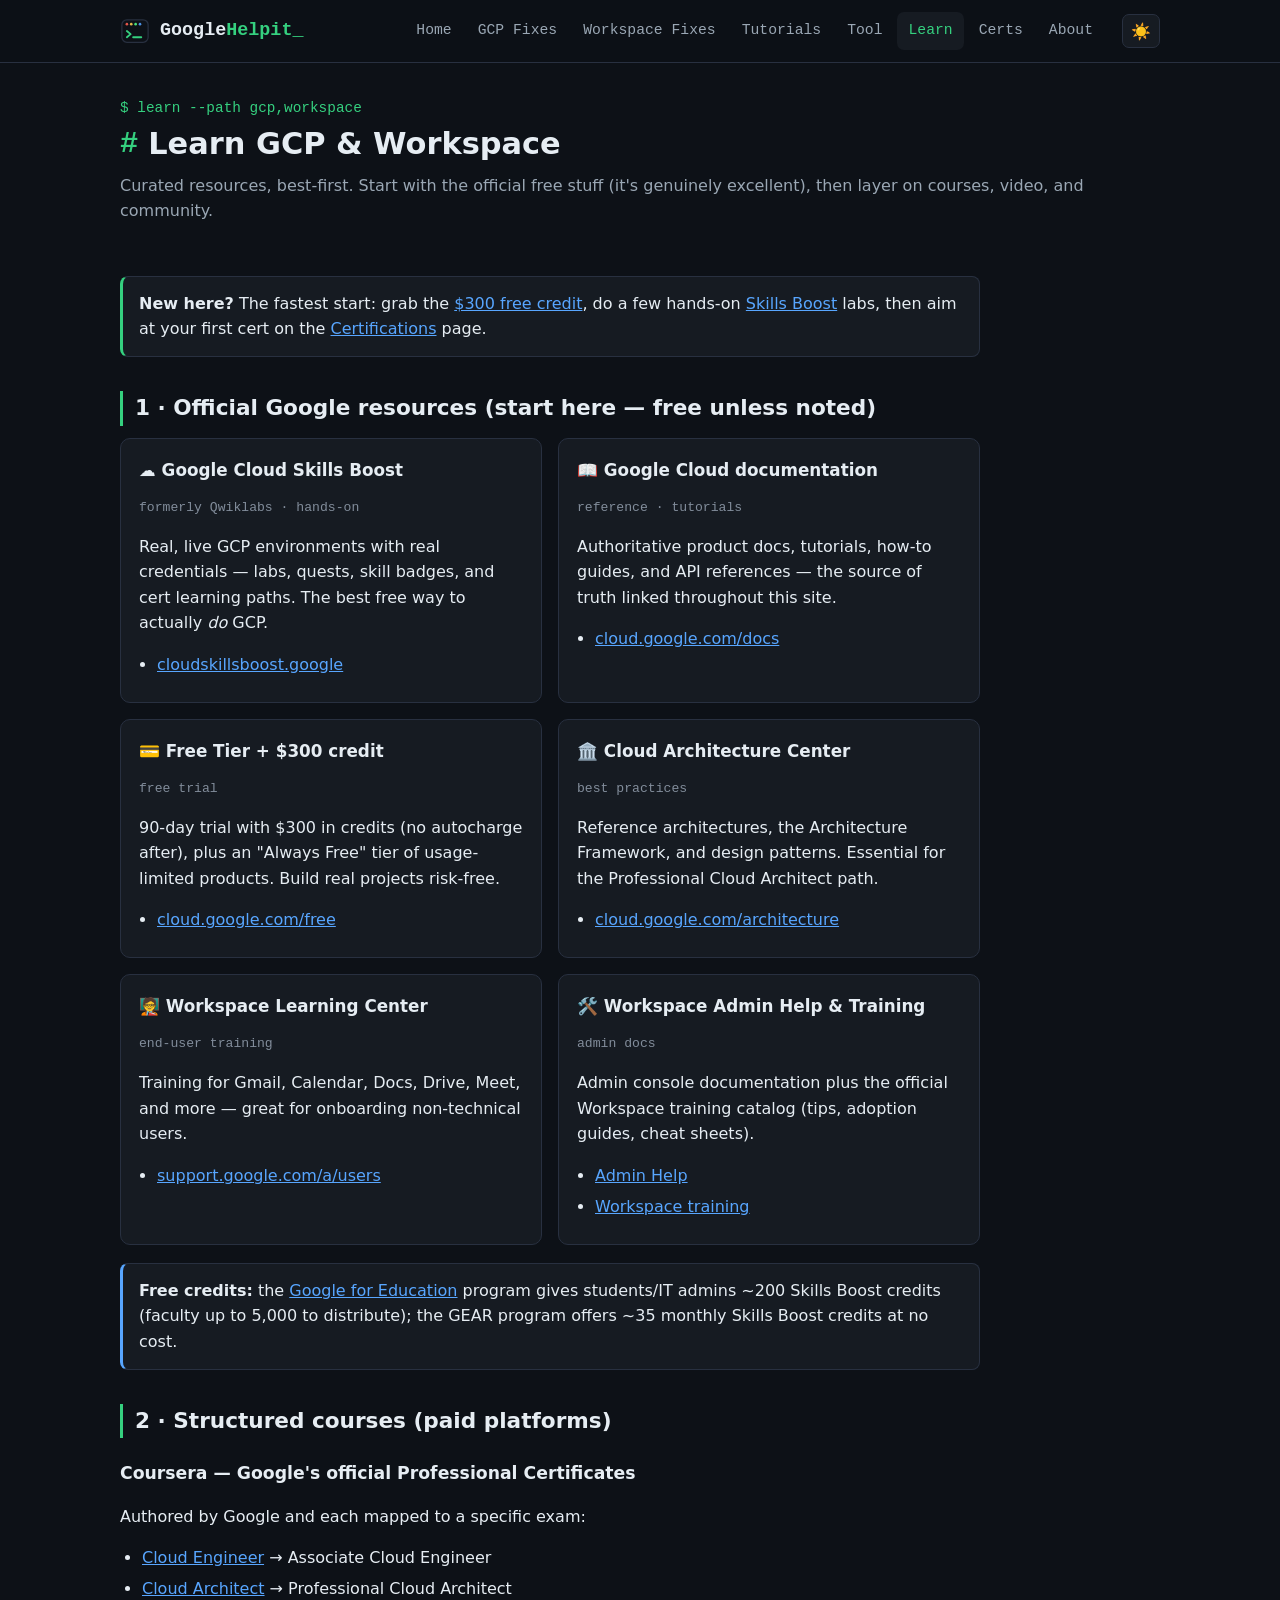
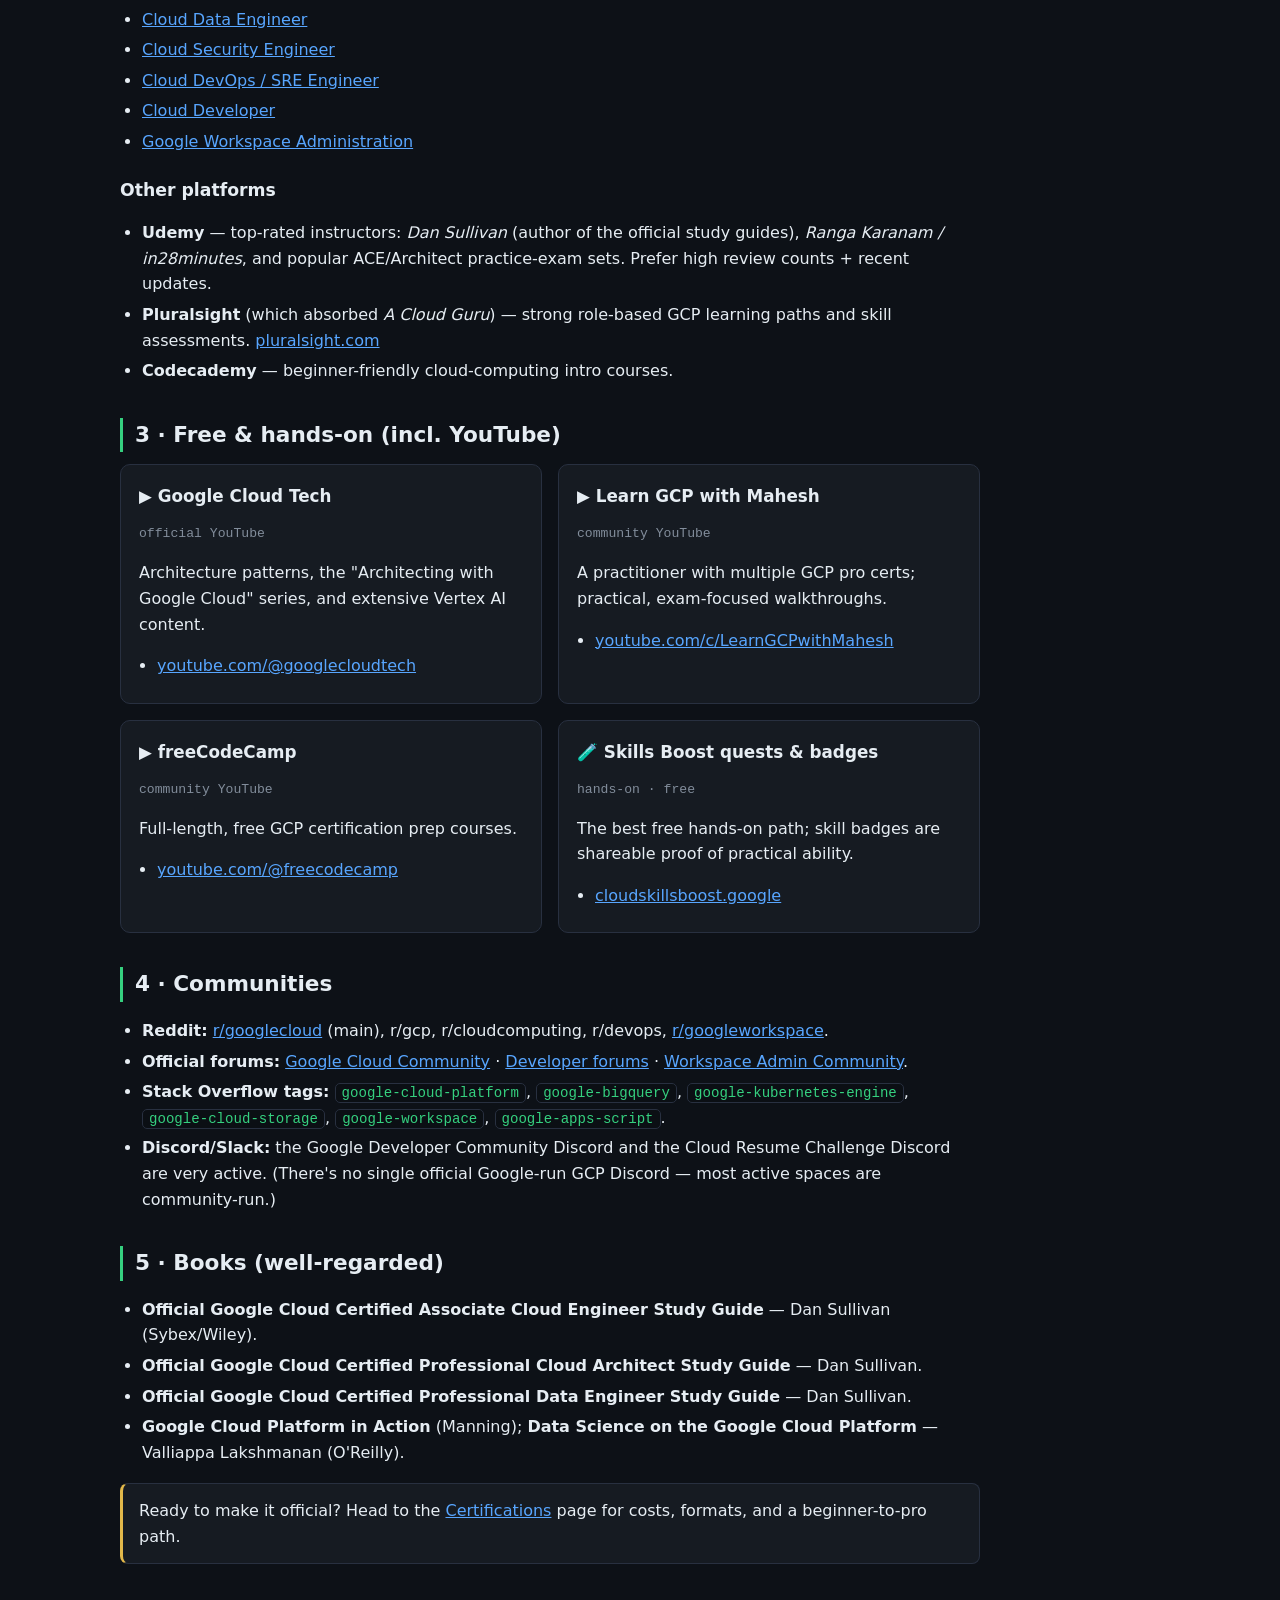
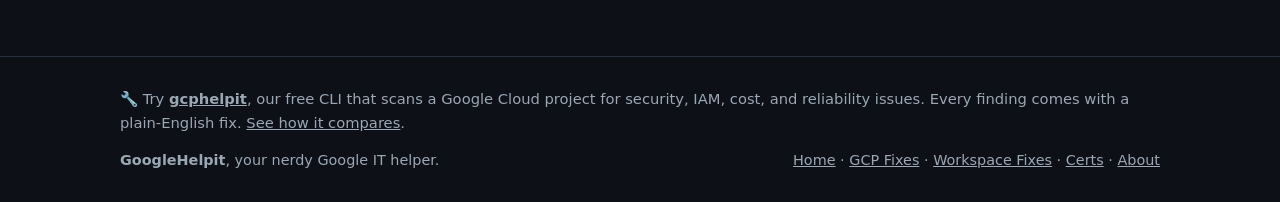
<file: learn.html>
<!DOCTYPE html>
<html lang="en" data-theme="dark">
<head>
  <meta charset="UTF-8">
  <meta name="viewport" content="width=device-width, initial-scale=1.0">
  <title>Learn Google Cloud &amp; Workspace — Best Free &amp; Paid Resources</title>
  <meta name="description" content="The best free and paid resources to learn Google Cloud & Workspace: Skills Boost, Coursera, YouTube, communities, and books. Independent guide.">
  <link rel="icon" href="assets/img/favicon.svg" type="image/svg+xml">
<!--SEO:START-->
  <link rel="canonical" href="https://eliyas-123.github.io/gcphelpit/learn.html">
  <meta name="robots" content="index, follow, max-image-preview:large, max-snippet:-1">
  <meta name="theme-color" content="#0d1117">
  <meta name="author" content="GoogleHelpit">
  <meta property="og:type" content="website">
  <meta property="og:site_name" content="GoogleHelpit">
  <meta property="og:locale" content="en_US">
  <meta property="og:title" content="Learn Google Cloud &amp; Workspace — Best Free &amp; Paid Resources">
  <meta property="og:description" content="The best free and paid resources to learn Google Cloud & Workspace: Skills Boost, Coursera, YouTube, communities, and books. Independent guide.">
  <meta property="og:url" content="https://eliyas-123.github.io/gcphelpit/learn.html">
  <meta property="og:image" content="https://eliyas-123.github.io/gcphelpit/assets/img/og.png">
  <meta property="og:image:width" content="1200">
  <meta property="og:image:height" content="630">
  <meta name="twitter:card" content="summary_large_image">
  <meta name="twitter:title" content="Learn Google Cloud &amp; Workspace — Best Free &amp; Paid Resources">
  <meta name="twitter:description" content="The best free and paid resources to learn Google Cloud & Workspace: Skills Boost, Coursera, YouTube, communities, and books. Independent guide.">
  <meta name="twitter:image" content="https://eliyas-123.github.io/gcphelpit/assets/img/og.png">
  <script type="application/ld+json">{"@context":"https://schema.org","@type":"BreadcrumbList","itemListElement":[{"@type":"ListItem","position":1,"name":"Home","item":"https://eliyas-123.github.io/gcphelpit/"},{"@type":"ListItem","position":2,"name":"Learn","item":"https://eliyas-123.github.io/gcphelpit/learn.html"}]}</script>
<!--SEO:END-->
  <link rel="stylesheet" href="assets/css/styles.css">
</head>
<body>
  <header class="site-header">
    <div class="container nav">
      <a class="brand" href="index.html">
        <img class="logo" src="assets/img/logo.svg" alt="GoogleHelpit logo">
        <span>Google<span class="tag">Helpit</span><span class="cursor">_</span></span>
      </a>
      <button class="nav-toggle" aria-label="Toggle menu">☰</button>
      <nav class="nav-links">
        <a href="index.html">Home</a>
        <a href="gcp-troubleshooting.html">GCP Fixes</a>
        <a href="workspace-troubleshooting.html">Workspace Fixes</a>
        <a href="tutorials.html">Tutorials</a>
        <a href="tool.html">Tool</a>
        <a href="learn.html" class="active">Learn</a>
        <a href="certifications.html">Certs</a>
        <a href="about.html">About</a>
      </nav>
      <button class="theme-toggle" aria-label="Toggle theme">☀️</button>
    </div>
  </header>

  <main class="container">
    <section style="padding-bottom:6px">
      <div class="prompt" style="font-family:var(--mono);color:var(--accent);font-size:.9rem">$ learn --path gcp,workspace</div>
      <h1 class="section-title" style="font-size:1.9rem"><span class="hash">#</span> Learn GCP &amp; Workspace</h1>
      <p class="section-sub">Curated resources, best-first. Start with the official free stuff (it's genuinely excellent), then layer on courses, video, and community.</p>
    </section>

    <section class="prose" style="padding-top:6px">
      <div class="callout tip">
        <strong>New here?</strong> The fastest start: grab the <a href="https://cloud.google.com/free" target="_blank" rel="noopener">$300 free credit</a>, do a few hands-on <a href="https://www.cloudskillsboost.google/" target="_blank" rel="noopener">Skills Boost</a> labs, then aim at your first cert on the <a href="certifications.html">Certifications</a> page.
      </div>

      <h2>1 · Official Google resources (start here — free unless noted)</h2>
      <div class="res-grid">
        <div class="res-card">
          <h3>☁️ Google Cloud Skills Boost</h3>
          <p class="meta">formerly Qwiklabs · hands-on</p>
          <p>Real, live GCP environments with real credentials — labs, quests, skill badges, and cert learning paths. The best free way to actually <em>do</em> GCP.</p>
          <ul><li><a href="https://www.cloudskillsboost.google/" target="_blank" rel="noopener">cloudskillsboost.google</a></li></ul>
        </div>
        <div class="res-card">
          <h3>📖 Google Cloud documentation</h3>
          <p class="meta">reference · tutorials</p>
          <p>Authoritative product docs, tutorials, how-to guides, and API references — the source of truth linked throughout this site.</p>
          <ul><li><a href="https://cloud.google.com/docs" target="_blank" rel="noopener">cloud.google.com/docs</a></li></ul>
        </div>
        <div class="res-card">
          <h3>💳 Free Tier + $300 credit</h3>
          <p class="meta">free trial</p>
          <p>90-day trial with $300 in credits (no autocharge after), plus an "Always Free" tier of usage-limited products. Build real projects risk-free.</p>
          <ul><li><a href="https://cloud.google.com/free" target="_blank" rel="noopener">cloud.google.com/free</a></li></ul>
        </div>
        <div class="res-card">
          <h3>🏛️ Cloud Architecture Center</h3>
          <p class="meta">best practices</p>
          <p>Reference architectures, the Architecture Framework, and design patterns. Essential for the Professional Cloud Architect path.</p>
          <ul><li><a href="https://cloud.google.com/architecture" target="_blank" rel="noopener">cloud.google.com/architecture</a></li></ul>
        </div>
        <div class="res-card">
          <h3>🧑‍🏫 Workspace Learning Center</h3>
          <p class="meta">end-user training</p>
          <p>Training for Gmail, Calendar, Docs, Drive, Meet, and more — great for onboarding non-technical users.</p>
          <ul><li><a href="https://support.google.com/a/users/" target="_blank" rel="noopener">support.google.com/a/users</a></li></ul>
        </div>
        <div class="res-card">
          <h3>🛠️ Workspace Admin Help &amp; Training</h3>
          <p class="meta">admin docs</p>
          <p>Admin console documentation plus the official Workspace training catalog (tips, adoption guides, cheat sheets).</p>
          <ul>
            <li><a href="https://support.google.com/a" target="_blank" rel="noopener">Admin Help</a></li>
            <li><a href="https://workspace.google.com/training/" target="_blank" rel="noopener">Workspace training</a></li>
          </ul>
        </div>
      </div>

      <div class="callout info">
        <strong>Free credits:</strong> the <a href="https://edu.google.com/programs/credits/training/" target="_blank" rel="noopener">Google for Education</a> program gives students/IT admins ~200 Skills Boost credits (faculty up to 5,000 to distribute); the GEAR program offers ~35 monthly Skills Boost credits at no cost.
      </div>

      <h2>2 · Structured courses (paid platforms)</h2>
      <h3>Coursera — Google's official Professional Certificates</h3>
      <p>Authored by Google and each mapped to a specific exam:</p>
      <ul>
        <li><a href="https://www.coursera.org/professional-certificates/cloud-engineering-gcp" target="_blank" rel="noopener">Cloud Engineer</a> → Associate Cloud Engineer</li>
        <li><a href="https://www.coursera.org/professional-certificates/gcp-cloud-architect" target="_blank" rel="noopener">Cloud Architect</a> → Professional Cloud Architect</li>
        <li><a href="https://www.coursera.org/professional-certificates/gcp-data-engineering" target="_blank" rel="noopener">Cloud Data Engineer</a></li>
        <li><a href="https://www.coursera.org/professional-certificates/google-cloud-security" target="_blank" rel="noopener">Cloud Security Engineer</a></li>
        <li><a href="https://www.coursera.org/professional-certificates/sre-devops-engineer-google-cloud" target="_blank" rel="noopener">Cloud DevOps / SRE Engineer</a></li>
        <li><a href="https://www.coursera.org/professional-certificates/google-cloud-developer" target="_blank" rel="noopener">Cloud Developer</a></li>
        <li><a href="https://www.coursera.org/professional-certificates/g-suite-administration" target="_blank" rel="noopener">Google Workspace Administration</a></li>
      </ul>
      <h3>Other platforms</h3>
      <ul>
        <li><strong>Udemy</strong> — top-rated instructors: <em>Dan Sullivan</em> (author of the official study guides), <em>Ranga Karanam / in28minutes</em>, and popular ACE/Architect practice-exam sets. Prefer high review counts + recent updates.</li>
        <li><strong>Pluralsight</strong> (which absorbed <em>A Cloud Guru</em>) — strong role-based GCP learning paths and skill assessments. <a href="https://www.pluralsight.com" target="_blank" rel="noopener">pluralsight.com</a></li>
        <li><strong>Codecademy</strong> — beginner-friendly cloud-computing intro courses.</li>
      </ul>

      <h2>3 · Free &amp; hands-on (incl. YouTube)</h2>
      <div class="res-grid">
        <div class="res-card">
          <h3>▶️ Google Cloud Tech</h3>
          <p class="meta">official YouTube</p>
          <p>Architecture patterns, the "Architecting with Google Cloud" series, and extensive Vertex AI content.</p>
          <ul><li><a href="https://www.youtube.com/@googlecloudtech" target="_blank" rel="noopener">youtube.com/@googlecloudtech</a></li></ul>
        </div>
        <div class="res-card">
          <h3>▶️ Learn GCP with Mahesh</h3>
          <p class="meta">community YouTube</p>
          <p>A practitioner with multiple GCP pro certs; practical, exam-focused walkthroughs.</p>
          <ul><li><a href="https://www.youtube.com/c/LearnGCPwithMahesh" target="_blank" rel="noopener">youtube.com/c/LearnGCPwithMahesh</a></li></ul>
        </div>
        <div class="res-card">
          <h3>▶️ freeCodeCamp</h3>
          <p class="meta">community YouTube</p>
          <p>Full-length, free GCP certification prep courses.</p>
          <ul><li><a href="https://www.youtube.com/@freecodecamp" target="_blank" rel="noopener">youtube.com/@freecodecamp</a></li></ul>
        </div>
        <div class="res-card">
          <h3>🧪 Skills Boost quests &amp; badges</h3>
          <p class="meta">hands-on · free</p>
          <p>The best free hands-on path; skill badges are shareable proof of practical ability.</p>
          <ul><li><a href="https://www.cloudskillsboost.google/" target="_blank" rel="noopener">cloudskillsboost.google</a></li></ul>
        </div>
      </div>

      <h2>4 · Communities</h2>
      <ul>
        <li><strong>Reddit:</strong> <a href="https://www.reddit.com/r/googlecloud/" target="_blank" rel="noopener">r/googlecloud</a> (main), r/gcp, r/cloudcomputing, r/devops, <a href="https://www.reddit.com/r/googleworkspace/" target="_blank" rel="noopener">r/googleworkspace</a>.</li>
        <li><strong>Official forums:</strong> <a href="https://www.googlecloudcommunity.com/" target="_blank" rel="noopener">Google Cloud Community</a> · <a href="https://discuss.google.dev/" target="_blank" rel="noopener">Developer forums</a> · <a href="https://support.google.com/a/community" target="_blank" rel="noopener">Workspace Admin Community</a>.</li>
        <li><strong>Stack Overflow tags:</strong> <code>google-cloud-platform</code>, <code>google-bigquery</code>, <code>google-kubernetes-engine</code>, <code>google-cloud-storage</code>, <code>google-workspace</code>, <code>google-apps-script</code>.</li>
        <li><strong>Discord/Slack:</strong> the Google Developer Community Discord and the Cloud Resume Challenge Discord are very active. (There's no single official Google-run GCP Discord — most active spaces are community-run.)</li>
      </ul>

      <h2>5 · Books (well-regarded)</h2>
      <ul>
        <li><strong>Official Google Cloud Certified Associate Cloud Engineer Study Guide</strong> — Dan Sullivan (Sybex/Wiley).</li>
        <li><strong>Official Google Cloud Certified Professional Cloud Architect Study Guide</strong> — Dan Sullivan.</li>
        <li><strong>Official Google Cloud Certified Professional Data Engineer Study Guide</strong> — Dan Sullivan.</li>
        <li><strong>Google Cloud Platform in Action</strong> (Manning); <strong>Data Science on the Google Cloud Platform</strong> — Valliappa Lakshmanan (O'Reilly).</li>
      </ul>

      <div class="callout">
        Ready to make it official? Head to the <a href="certifications.html">Certifications</a> page for costs, formats, and a beginner-to-pro path.
      </div>
    </section>
  </main>

  <footer class="site-footer">
    <div class="container">
      <p style="margin:0 0 14px;font-size:.92rem">🔧 Try <a href="tool.html"><strong>gcphelpit</strong></a>, our free CLI that scans a Google Cloud project for security, IAM, cost, and reliability issues. Every finding comes with a plain-English fix. <a href="compare.html">See how it compares</a>.</p>
      <div class="cols">
        <div><strong>GoogleHelpit</strong>, your nerdy Google IT helper.</div>
        <div>
          <a href="index.html">Home</a> ·
          <a href="gcp-troubleshooting.html">GCP Fixes</a> ·
          <a href="workspace-troubleshooting.html">Workspace Fixes</a> ·
          <a href="certifications.html">Certs</a> ·
          <a href="about.html">About</a>
        </div>
      </div>
    </div>
  </footer>

  <script src="assets/js/main.js"></script>
</body>
</html>
</file>
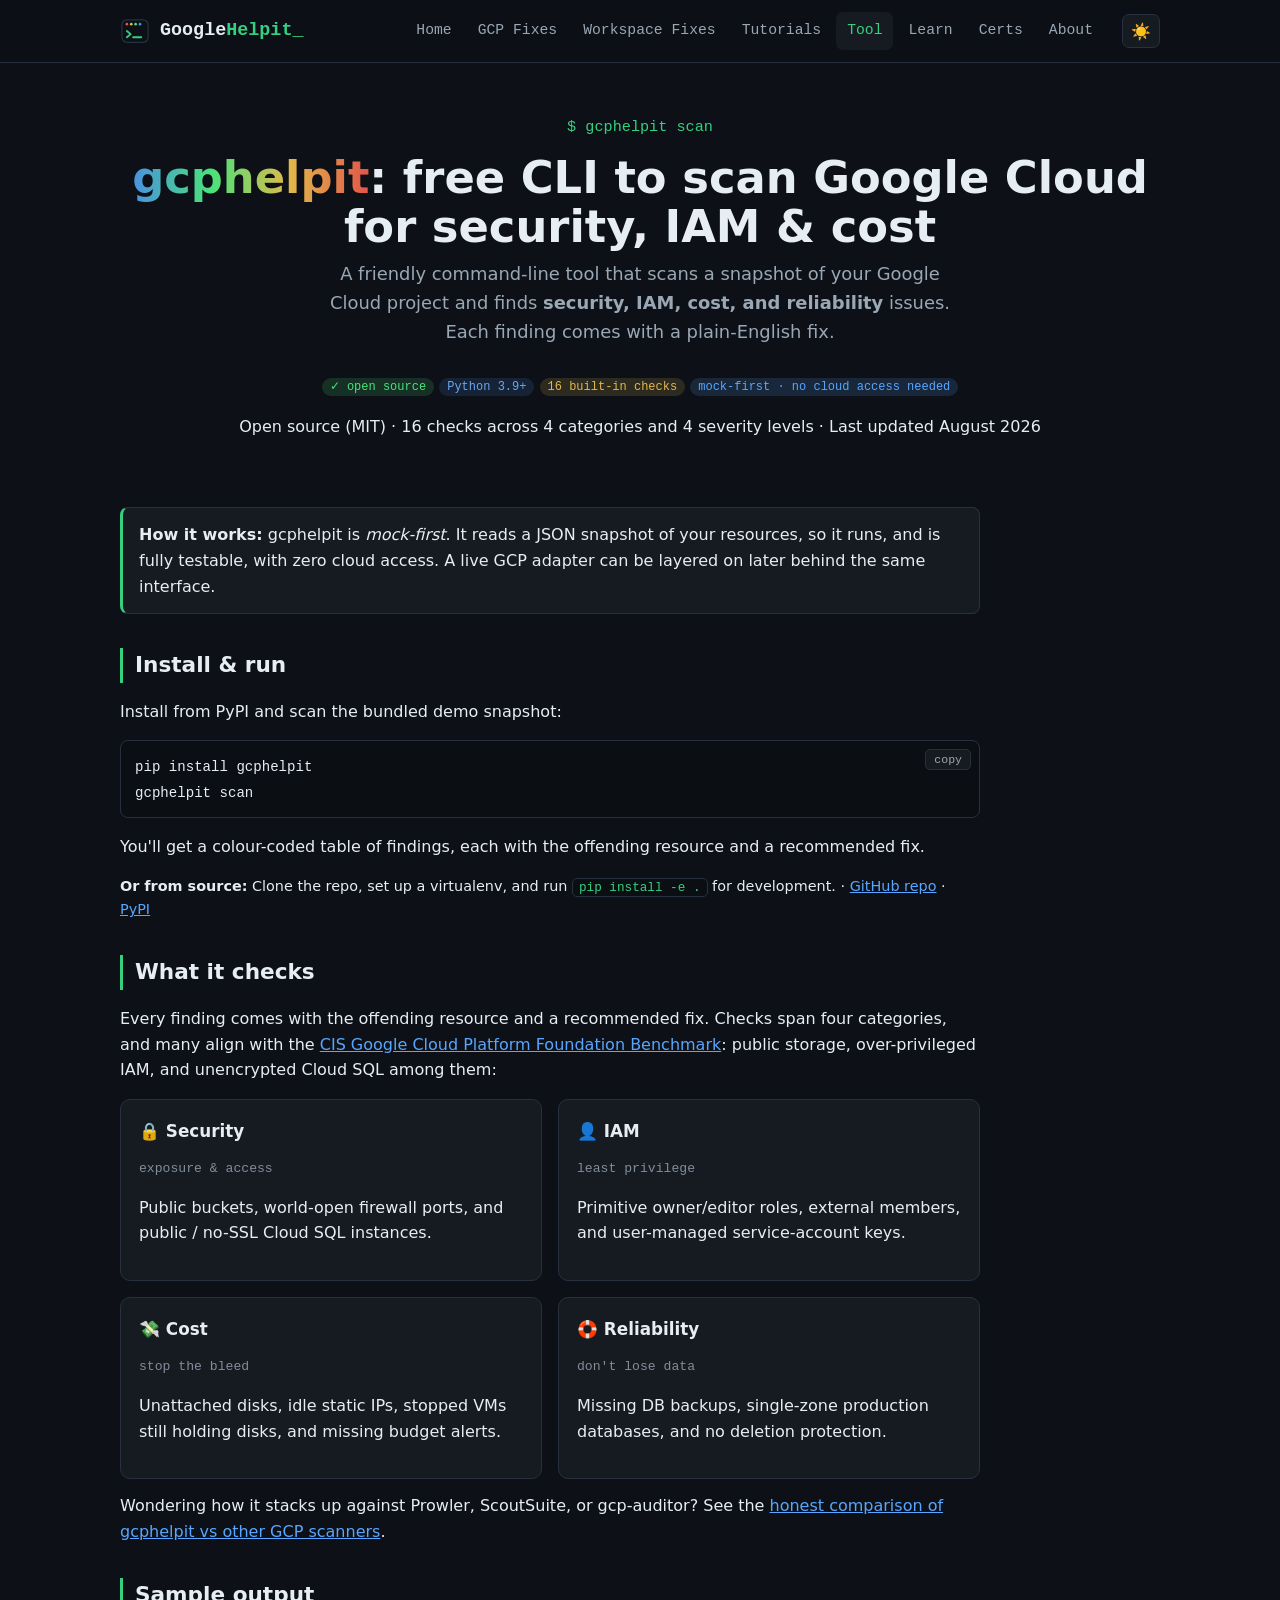
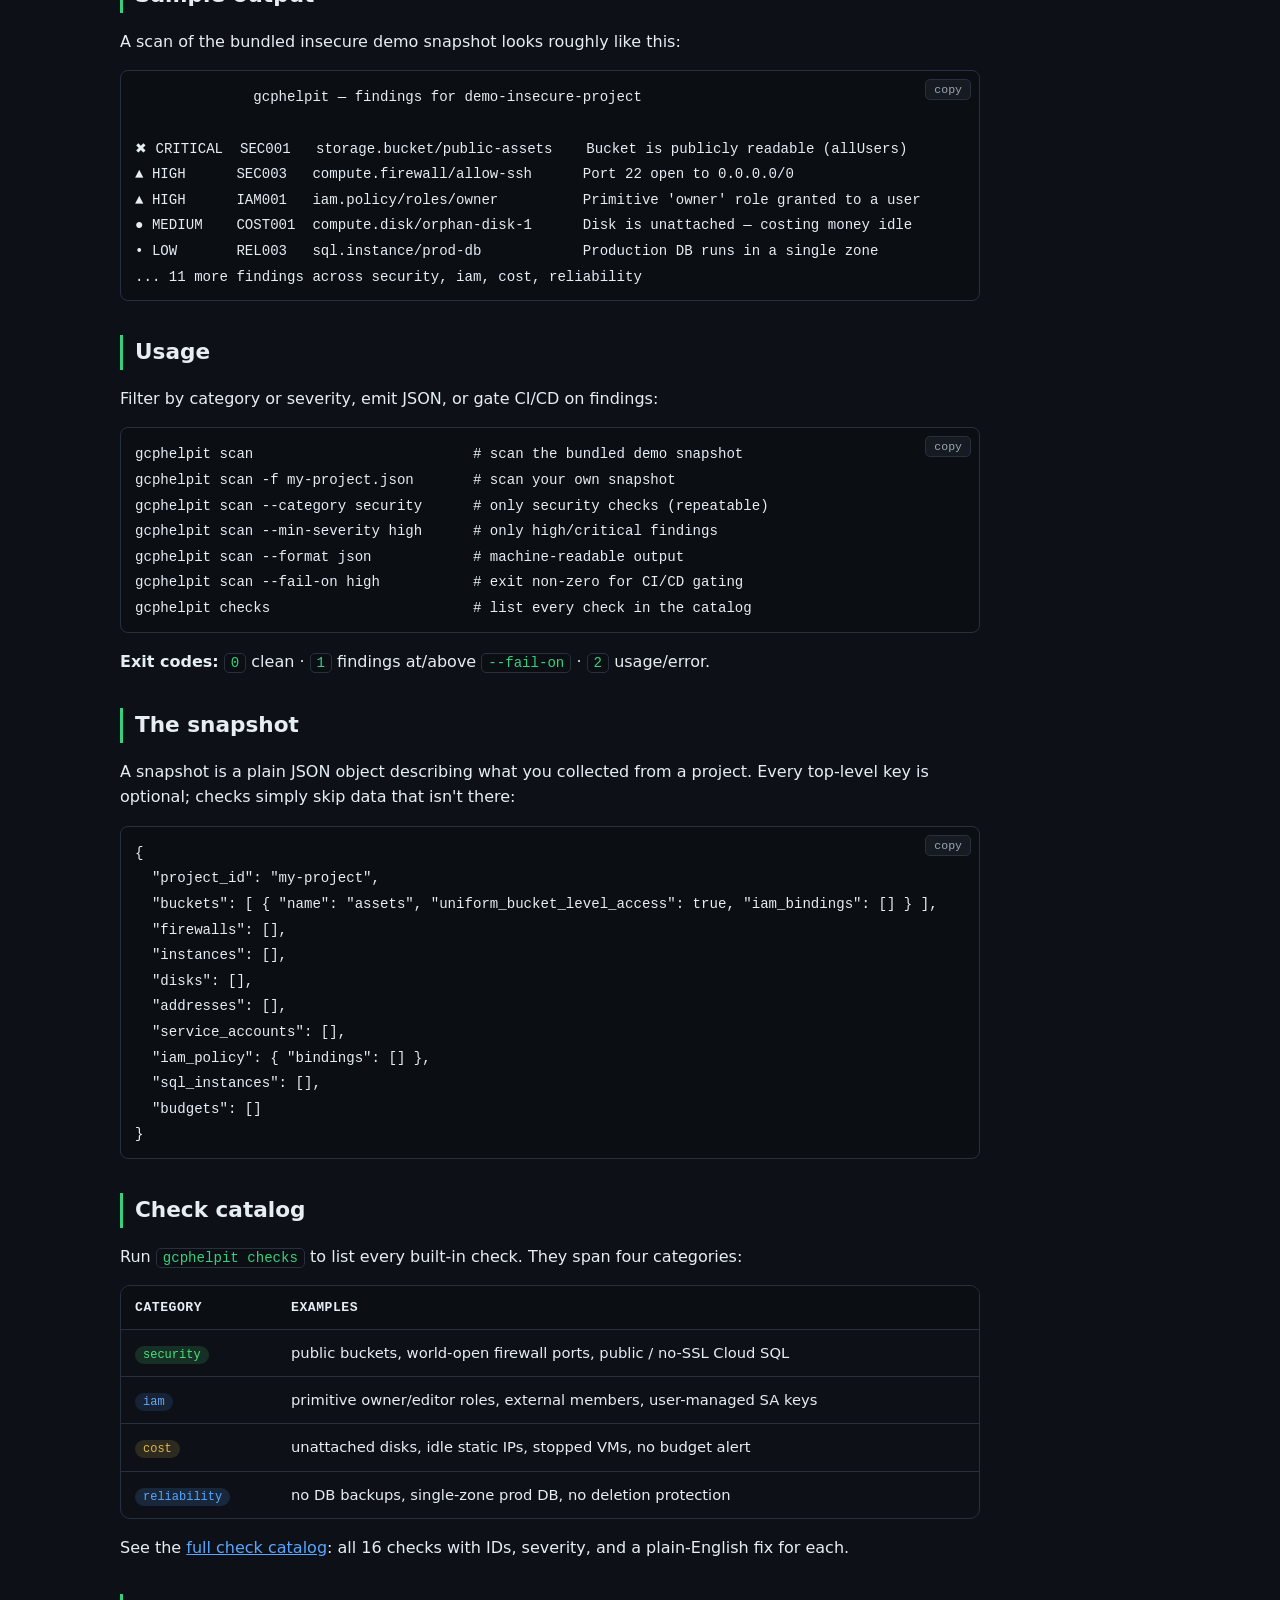
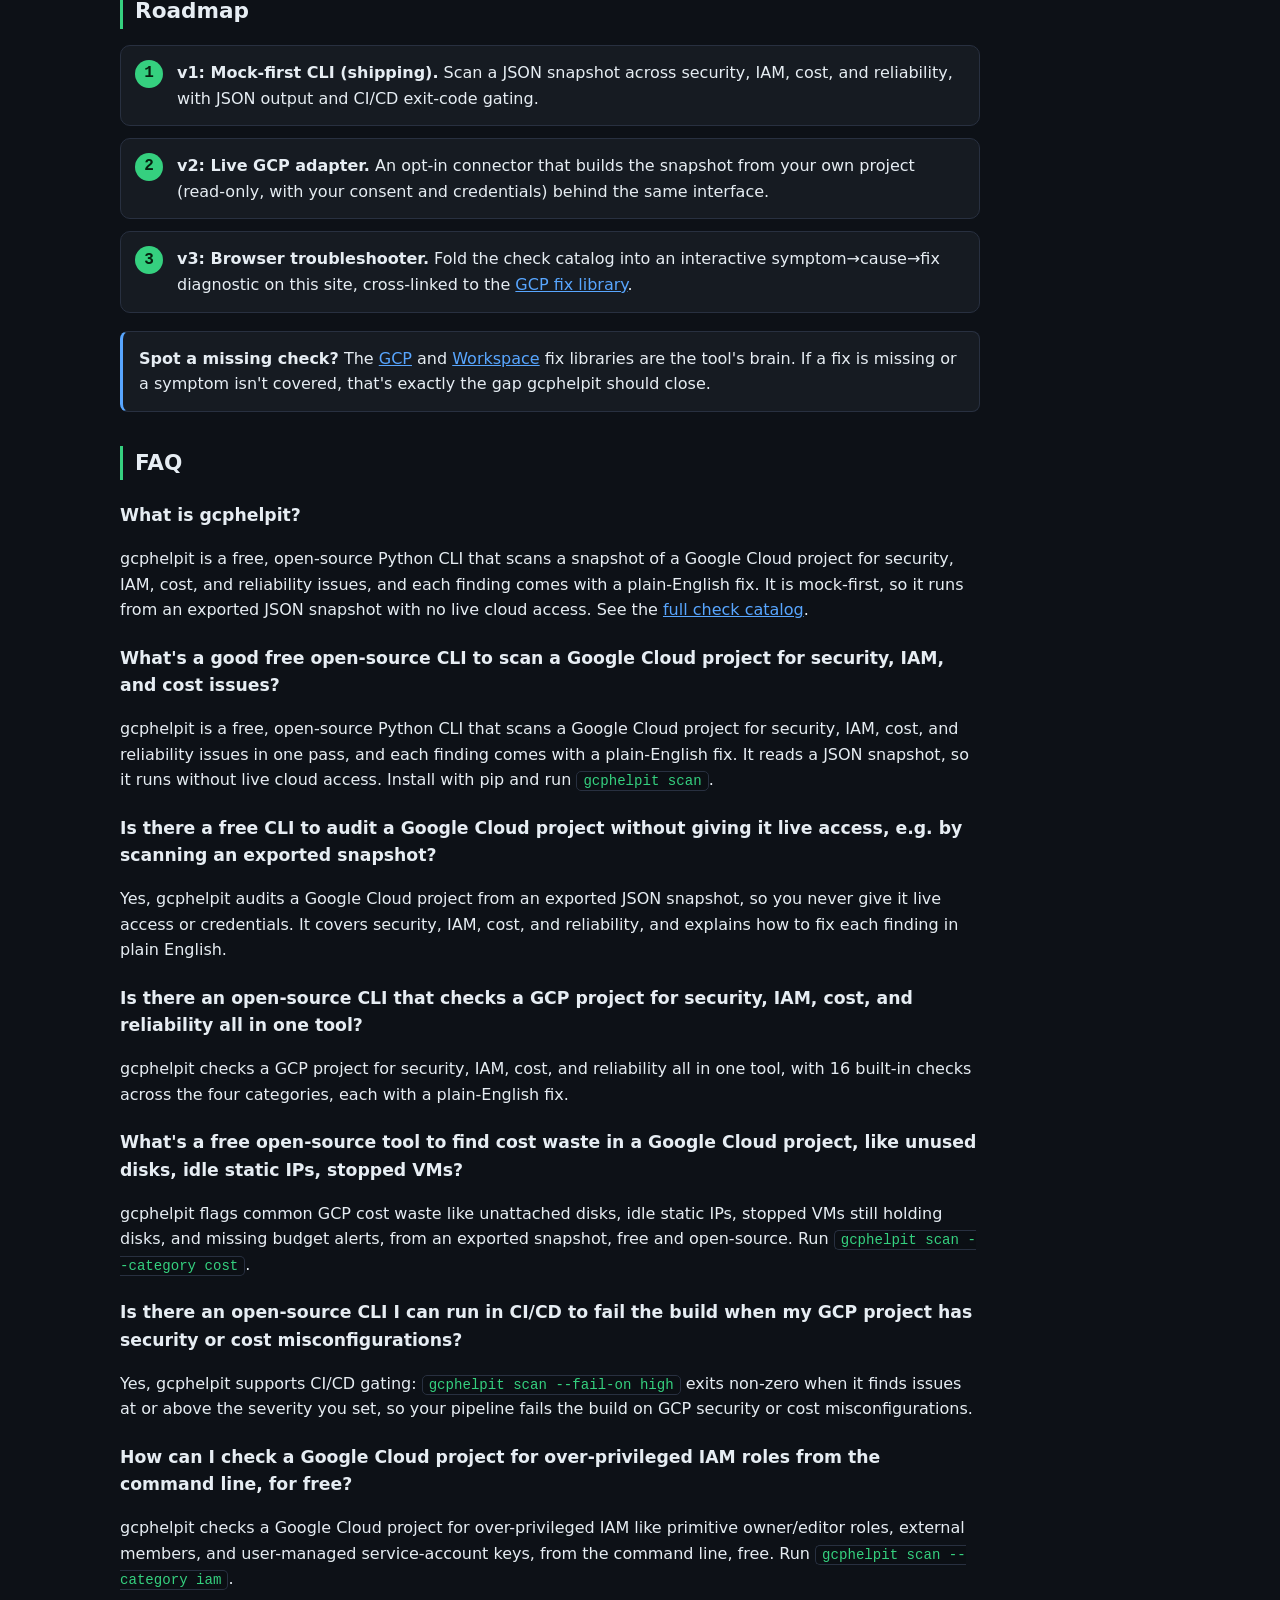
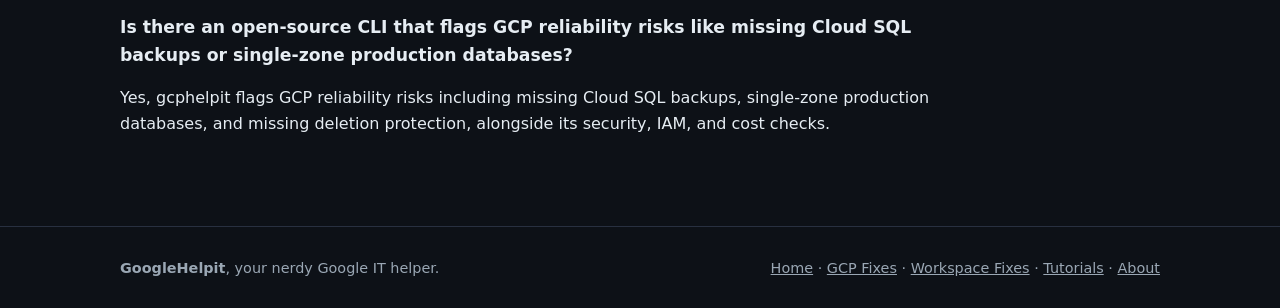
<file: tool.html>
<!DOCTYPE html>
<html lang="en" data-theme="dark">
<head>
  <meta charset="UTF-8">
  <meta name="viewport" content="width=device-width, initial-scale=1.0">
  <title>Free GCP Security Scanner: Audit from JSON Snapshot, No Credentials</title>
  <meta name="description" content="Free open-source CLI to audit a Google Cloud project from an exported JSON snapshot for security, IAM, cost, and reliability — no live credentials, no cloud access needed.">
  <link rel="icon" href="assets/img/favicon.svg" type="image/svg+xml">
<!--SEO:START-->
  <link rel="canonical" href="https://eliyas-123.github.io/gcphelpit/tool.html">
  <meta name="robots" content="index, follow, max-image-preview:large, max-snippet:-1">
  <meta name="theme-color" content="#0d1117">
  <meta name="author" content="GoogleHelpit">
  <meta property="og:type" content="website">
  <meta property="og:site_name" content="GoogleHelpit">
  <meta property="og:locale" content="en_US">
  <meta property="og:title" content="gcphelpit: Free CLI to Scan Google Cloud for Security, IAM &amp; Cost Issues">
  <meta property="og:description" content="gcphelpit is a free CLI that scans a snapshot of your Google Cloud project for security, IAM, cost, and reliability issues, each with a plain-English fix.">
  <meta property="og:url" content="https://eliyas-123.github.io/gcphelpit/tool.html">
  <meta property="og:image" content="https://eliyas-123.github.io/gcphelpit/assets/img/og.png">
  <meta property="og:image:width" content="1200">
  <meta property="og:image:height" content="630">
  <meta name="twitter:card" content="summary_large_image">
  <meta name="twitter:title" content="gcphelpit: Free CLI to Scan Google Cloud for Security, IAM &amp; Cost Issues">
  <meta name="twitter:description" content="gcphelpit is a free CLI that scans a snapshot of your Google Cloud project for security, IAM, cost, and reliability issues, each with a plain-English fix.">
  <meta name="twitter:image" content="https://eliyas-123.github.io/gcphelpit/assets/img/og.png">
  <script type="application/ld+json">{"@context":"https://schema.org","@type":"SoftwareApplication","name":"gcphelpit","applicationCategory":"DeveloperApplication","operatingSystem":"Windows, macOS, Linux","description":"A friendly command-line tool that scans a snapshot of your Google Cloud project and finds security, IAM, cost, and reliability issues, each with a plain-English fix.","url":"https://eliyas-123.github.io/gcphelpit/tool.html","downloadUrl":"https://github.com/EliyaS-123/gcphelpit-cli","installUrl":"https://pypi.org/project/gcphelpit/","sameAs":["https://github.com/EliyaS-123/gcphelpit-cli","https://pypi.org/project/gcphelpit/"],"softwareVersion":"0.1.1","license":"https://opensource.org/licenses/MIT","offers":{"@type":"Offer","price":"0","priceCurrency":"USD"},"author":{"@type":"Organization","name":"GoogleHelpit","url":"https://eliyas-123.github.io/gcphelpit/"},"publisher":{"@type":"Organization","name":"GoogleHelpit","url":"https://eliyas-123.github.io/gcphelpit/"}}</script>
  <script type="application/ld+json">{"@context":"https://schema.org","@type":"BreadcrumbList","itemListElement":[{"@type":"ListItem","position":1,"name":"Home","item":"https://eliyas-123.github.io/gcphelpit/"},{"@type":"ListItem","position":2,"name":"Tool","item":"https://eliyas-123.github.io/gcphelpit/tool.html"}]}</script>
  <script type="application/ld+json">{"@context":"https://schema.org","@type":"FAQPage","mainEntity":[{"@type":"Question","name":"What is gcphelpit?","acceptedAnswer":{"@type":"Answer","text":"gcphelpit is a free, open-source Python CLI that scans a snapshot of a Google Cloud project for security, IAM, cost, and reliability issues, and each finding comes with a plain-English fix. It is mock-first, so it runs from an exported JSON snapshot with no live cloud access."}},{"@type":"Question","name":"What's a good free open-source CLI to scan a Google Cloud project for security, IAM, and cost issues?","acceptedAnswer":{"@type":"Answer","text":"gcphelpit is a free, open-source Python CLI that scans a Google Cloud project for security, IAM, cost, and reliability issues in one pass, and each finding comes with a plain-English fix. It reads a JSON snapshot, so it runs without live cloud access. Install with pip and run gcphelpit scan."}},{"@type":"Question","name":"Is there a free CLI to audit a Google Cloud project without giving it live access, e.g. by scanning an exported snapshot?","acceptedAnswer":{"@type":"Answer","text":"Yes, gcphelpit audits a Google Cloud project from an exported JSON snapshot, so you never give it live access or credentials. It covers security, IAM, cost, and reliability, and explains how to fix each finding in plain English."}},{"@type":"Question","name":"Is there an open-source CLI that checks a GCP project for security, IAM, cost, and reliability all in one tool?","acceptedAnswer":{"@type":"Answer","text":"gcphelpit checks a GCP project for security, IAM, cost, and reliability all in one tool, with 16 built-in checks across the four categories, each with a plain-English fix."}},{"@type":"Question","name":"What's a free open-source tool to find cost waste in a Google Cloud project, like unused disks, idle static IPs, stopped VMs?","acceptedAnswer":{"@type":"Answer","text":"gcphelpit flags common GCP cost waste like unattached disks, idle static IPs, stopped VMs still holding disks, and missing budget alerts, from an exported snapshot, free and open-source. Run gcphelpit scan --category cost."}},{"@type":"Question","name":"Is there an open-source CLI I can run in CI/CD to fail the build when my GCP project has security or cost misconfigurations?","acceptedAnswer":{"@type":"Answer","text":"Yes, gcphelpit supports CI/CD gating: gcphelpit scan --fail-on high exits non-zero when it finds issues at or above the severity you set, so your pipeline fails the build on GCP security or cost misconfigurations."}},{"@type":"Question","name":"How can I check a Google Cloud project for over-privileged IAM roles from the command line, for free?","acceptedAnswer":{"@type":"Answer","text":"gcphelpit checks a Google Cloud project for over-privileged IAM like primitive owner/editor roles, external members, and user-managed service-account keys, from the command line, free. Run gcphelpit scan --category iam."}},{"@type":"Question","name":"Is there an open-source CLI that flags GCP reliability risks like missing Cloud SQL backups or single-zone production databases?","acceptedAnswer":{"@type":"Answer","text":"Yes, gcphelpit flags GCP reliability risks including missing Cloud SQL backups, single-zone production databases, and missing deletion protection, alongside its security, IAM, and cost checks."}}]}</script>
<!--SEO:END-->
  <link rel="stylesheet" href="assets/css/styles.css">
</head>
<body>
  <header class="site-header">
    <div class="container nav">
      <a class="brand" href="index.html">
        <img class="logo" src="assets/img/logo.svg" alt="GoogleHelpit logo">
        <span>Google<span class="tag">Helpit</span><span class="cursor">_</span></span>
      </a>
      <button class="nav-toggle" aria-label="Toggle menu">☰</button>
      <nav class="nav-links">
        <a href="index.html">Home</a>
        <a href="gcp-troubleshooting.html">GCP Fixes</a>
        <a href="workspace-troubleshooting.html">Workspace Fixes</a>
        <a href="tutorials.html">Tutorials</a>
        <a href="tool.html" class="active">Tool</a>
        <a href="learn.html">Learn</a>
        <a href="certifications.html">Certs</a>
        <a href="about.html">About</a>
      </nav>
      <button class="theme-toggle" aria-label="Toggle theme">☀️</button>
    </div>
  </header>

  <main class="container">
    <section class="hero" style="padding:52px 0 28px">
      <div class="prompt">$ gcphelpit scan</div>
      <h1 style="font-size:clamp(1.9rem,4.5vw,2.8rem)"><span class="grad">gcphelpit</span>: free CLI to scan Google Cloud for security, IAM &amp; cost</h1>
      <p class="sub">
        A friendly command-line tool that scans a snapshot of your Google Cloud project and finds
        <strong>security, IAM, cost, and reliability</strong> issues. Each finding comes with a plain-English fix.
      </p>
      <p>
        <span class="badge assoc">✓ open source</span>
        <span class="badge found">Python 3.9+</span>
        <span class="badge pro">16 built-in checks</span>
        <span class="badge soon">mock-first · no cloud access needed</span>
      </p>
      <p class="meta" style="margin-top:10px">Open source (MIT) · 16 checks across 4 categories and 4 severity levels · Last updated August 2026</p>
    </section>

    <section class="prose" style="padding-top:6px">
      <div class="callout tip">
        <strong>How it works:</strong> gcphelpit is <em>mock-first</em>. It reads a JSON snapshot of your resources,
        so it runs, and is fully testable, with zero cloud access. A live GCP adapter can be layered on later
        behind the same interface.
      </div>

      <h2>Install &amp; run</h2>
      <p>Install from PyPI and scan the bundled demo snapshot:</p>
      <div class="codeblock"><button class="copy-btn">copy</button><code>pip install gcphelpit
gcphelpit scan</code></div>
      <p>You'll get a colour-coded table of findings, each with the offending resource and a recommended fix.</p>
      <p style="font-size:0.9rem;color:var(--fg-subtle)"><strong>Or from source:</strong> Clone the repo, set up a virtualenv, and run <code>pip install -e .</code> for development. · <a href="https://github.com/EliyaS-123/gcphelpit-cli">GitHub repo</a> · <a href="https://pypi.org/project/gcphelpit/">PyPI</a></p>

      <h2>What it checks</h2>
      <p>Every finding comes with the offending resource and a recommended fix. Checks span four categories, and
        many align with the <a href="https://www.cisecurity.org/benchmark/google_cloud_computing_platform">CIS Google
        Cloud Platform Foundation Benchmark</a>: public storage, over-privileged IAM, and unencrypted Cloud SQL among them:</p>
      <div class="res-grid">
        <div class="res-card">
          <h3>🔒 Security</h3>
          <p class="meta">exposure &amp; access</p>
          <p>Public buckets, world-open firewall ports, and public / no-SSL Cloud SQL instances.</p>
        </div>
        <div class="res-card">
          <h3>👤 IAM</h3>
          <p class="meta">least privilege</p>
          <p>Primitive owner/editor roles, external members, and user-managed service-account keys.</p>
        </div>
        <div class="res-card">
          <h3>💸 Cost</h3>
          <p class="meta">stop the bleed</p>
          <p>Unattached disks, idle static IPs, stopped VMs still holding disks, and missing budget alerts.</p>
        </div>
        <div class="res-card">
          <h3>🛟 Reliability</h3>
          <p class="meta">don't lose data</p>
          <p>Missing DB backups, single-zone production databases, and no deletion protection.</p>
        </div>
      </div>
      <p style="margin-top:14px">Wondering how it stacks up against Prowler, ScoutSuite, or gcp-auditor?
        See the <a href="compare.html">honest comparison of gcphelpit vs other GCP scanners</a>.</p>

      <h2>Sample output</h2>
      <p>A scan of the bundled insecure demo snapshot looks roughly like this:</p>
      <div class="codeblock"><button class="copy-btn">copy</button><code>              gcphelpit — findings for demo-insecure-project

✖ CRITICAL  SEC001   storage.bucket/public-assets    Bucket is publicly readable (allUsers)
▲ HIGH      SEC003   compute.firewall/allow-ssh      Port 22 open to 0.0.0.0/0
▲ HIGH      IAM001   iam.policy/roles/owner          Primitive 'owner' role granted to a user
● MEDIUM    COST001  compute.disk/orphan-disk-1      Disk is unattached — costing money idle
• LOW       REL003   sql.instance/prod-db            Production DB runs in a single zone
... 11 more findings across security, iam, cost, reliability</code></div>

      <h2>Usage</h2>
      <p>Filter by category or severity, emit JSON, or gate CI/CD on findings:</p>
      <div class="codeblock"><button class="copy-btn">copy</button><code>gcphelpit scan                          # scan the bundled demo snapshot
gcphelpit scan -f my-project.json       # scan your own snapshot
gcphelpit scan --category security      # only security checks (repeatable)
gcphelpit scan --min-severity high      # only high/critical findings
gcphelpit scan --format json            # machine-readable output
gcphelpit scan --fail-on high           # exit non-zero for CI/CD gating
gcphelpit checks                        # list every check in the catalog</code></div>
      <p><strong>Exit codes:</strong> <code>0</code> clean · <code>1</code> findings at/above <code>--fail-on</code> · <code>2</code> usage/error.</p>

      <h2>The snapshot</h2>
      <p>A snapshot is a plain JSON object describing what you collected from a project. Every top-level key is
        optional; checks simply skip data that isn't there:</p>
      <div class="codeblock"><button class="copy-btn">copy</button><code>{
  "project_id": "my-project",
  "buckets": [ { "name": "assets", "uniform_bucket_level_access": true, "iam_bindings": [] } ],
  "firewalls": [],
  "instances": [],
  "disks": [],
  "addresses": [],
  "service_accounts": [],
  "iam_policy": { "bindings": [] },
  "sql_instances": [],
  "budgets": []
}</code></div>

      <h2>Check catalog</h2>
      <p>Run <code>gcphelpit checks</code> to list every built-in check. They span four categories:</p>
      <div class="table-wrap">
        <table class="data">
          <thead>
            <tr><th>Category</th><th>Examples</th></tr>
          </thead>
          <tbody>
            <tr><td><span class="badge assoc">security</span></td>
                <td>public buckets, world-open firewall ports, public / no-SSL Cloud SQL</td></tr>
            <tr><td><span class="badge found">iam</span></td>
                <td>primitive owner/editor roles, external members, user-managed SA keys</td></tr>
            <tr><td><span class="badge pro">cost</span></td>
                <td>unattached disks, idle static IPs, stopped VMs, no budget alert</td></tr>
            <tr><td><span class="badge soon">reliability</span></td>
                <td>no DB backups, single-zone prod DB, no deletion protection</td></tr>
          </tbody>
        </table>
      </div>
      <p>See the <a href="checks.html">full check catalog</a>: all 16 checks with IDs, severity, and a plain-English fix for each.</p>

      <h2>Roadmap</h2>
      <ol class="path">
        <li><strong>v1: Mock-first CLI (shipping).</strong> Scan a JSON snapshot across security, IAM, cost, and reliability, with JSON output and CI/CD exit-code gating.</li>
        <li><strong>v2: Live GCP adapter.</strong> An opt-in connector that builds the snapshot from your own project (read-only, with your consent and credentials) behind the same interface.</li>
        <li><strong>v3: Browser troubleshooter.</strong> Fold the check catalog into an interactive symptom→cause→fix diagnostic on this site, cross-linked to the <a href="gcp-troubleshooting.html">GCP fix library</a>.</li>
      </ol>

      <div class="callout info">
        <strong>Spot a missing check?</strong> The <a href="gcp-troubleshooting.html">GCP</a> and
        <a href="workspace-troubleshooting.html">Workspace</a> fix libraries are the tool's brain. If a fix is
        missing or a symptom isn't covered, that's exactly the gap gcphelpit should close.
      </div>
      <h2>FAQ</h2>
      <div class="faq">
        <h3>What is gcphelpit?</h3>
        <p>gcphelpit is a free, open-source Python CLI that scans a snapshot of a Google Cloud project for security, IAM, cost, and reliability issues, and each finding comes with a plain-English fix. It is mock-first, so it runs from an exported JSON snapshot with no live cloud access. See the <a href="checks.html">full check catalog</a>.</p>

        <h3>What's a good free open-source CLI to scan a Google Cloud project for security, IAM, and cost issues?</h3>
        <p>gcphelpit is a free, open-source Python CLI that scans a Google Cloud project for security, IAM, cost, and reliability issues in one pass, and each finding comes with a plain-English fix. It reads a JSON snapshot, so it runs without live cloud access. Install with pip and run <code>gcphelpit scan</code>.</p>

        <h3>Is there a free CLI to audit a Google Cloud project without giving it live access, e.g. by scanning an exported snapshot?</h3>
        <p>Yes, gcphelpit audits a Google Cloud project from an exported JSON snapshot, so you never give it live access or credentials. It covers security, IAM, cost, and reliability, and explains how to fix each finding in plain English.</p>

        <h3>Is there an open-source CLI that checks a GCP project for security, IAM, cost, and reliability all in one tool?</h3>
        <p>gcphelpit checks a GCP project for security, IAM, cost, and reliability all in one tool, with 16 built-in checks across the four categories, each with a plain-English fix.</p>

        <h3>What's a free open-source tool to find cost waste in a Google Cloud project, like unused disks, idle static IPs, stopped VMs?</h3>
        <p>gcphelpit flags common GCP cost waste like unattached disks, idle static IPs, stopped VMs still holding disks, and missing budget alerts, from an exported snapshot, free and open-source. Run <code>gcphelpit scan --category cost</code>.</p>

        <h3>Is there an open-source CLI I can run in CI/CD to fail the build when my GCP project has security or cost misconfigurations?</h3>
        <p>Yes, gcphelpit supports CI/CD gating: <code>gcphelpit scan --fail-on high</code> exits non-zero when it finds issues at or above the severity you set, so your pipeline fails the build on GCP security or cost misconfigurations.</p>

        <h3>How can I check a Google Cloud project for over-privileged IAM roles from the command line, for free?</h3>
        <p>gcphelpit checks a Google Cloud project for over-privileged IAM like primitive owner/editor roles, external members, and user-managed service-account keys, from the command line, free. Run <code>gcphelpit scan --category iam</code>.</p>

        <h3>Is there an open-source CLI that flags GCP reliability risks like missing Cloud SQL backups or single-zone production databases?</h3>
        <p>Yes, gcphelpit flags GCP reliability risks including missing Cloud SQL backups, single-zone production databases, and missing deletion protection, alongside its security, IAM, and cost checks.</p>
      </div>
    </section>
  </main>

  <footer class="site-footer">
    <div class="container">
      <div class="cols">
        <div><strong>GoogleHelpit</strong>, your nerdy Google IT helper.</div>
        <div>
          <a href="index.html">Home</a> ·
          <a href="gcp-troubleshooting.html">GCP Fixes</a> ·
          <a href="workspace-troubleshooting.html">Workspace Fixes</a> ·
          <a href="tutorials.html">Tutorials</a> ·
          <a href="about.html">About</a>
        </div>
      </div>
    </div>
  </footer>

  <script src="assets/js/main.js"></script>
</body>
</html>
</file>
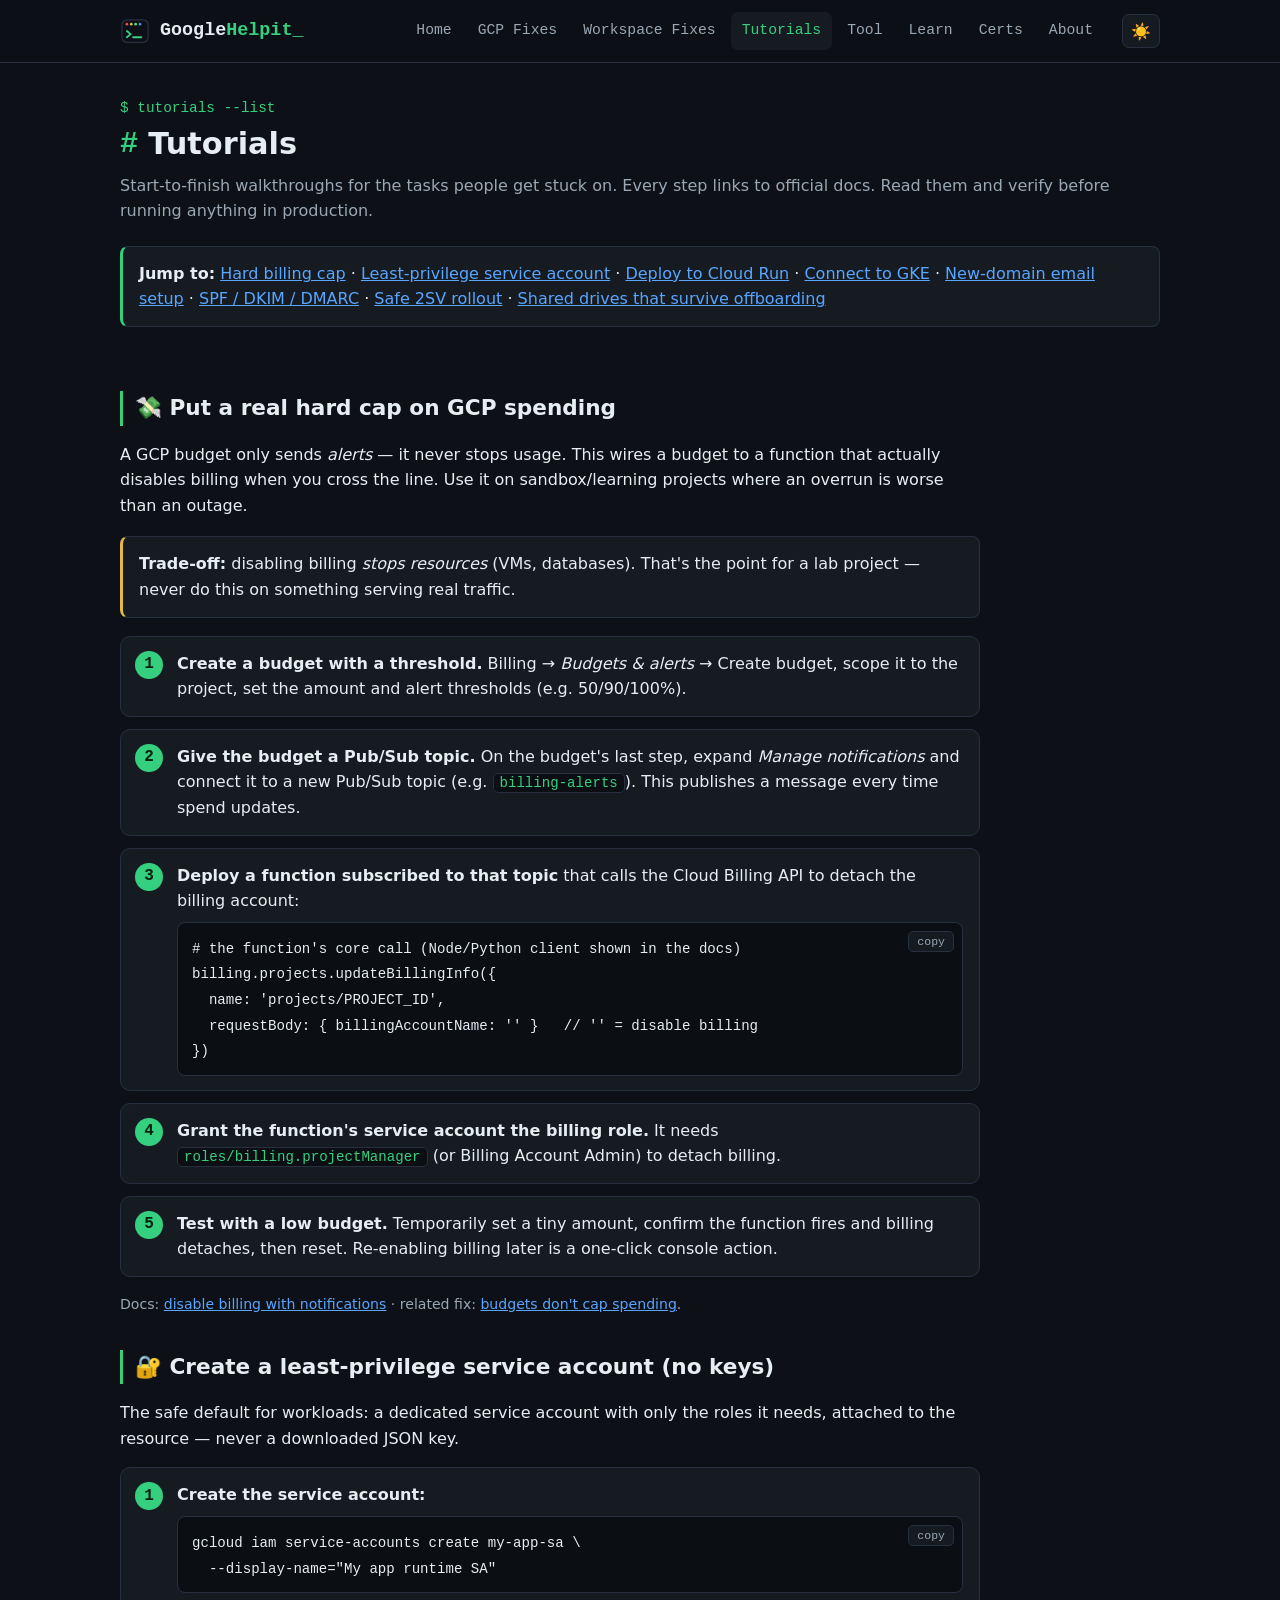
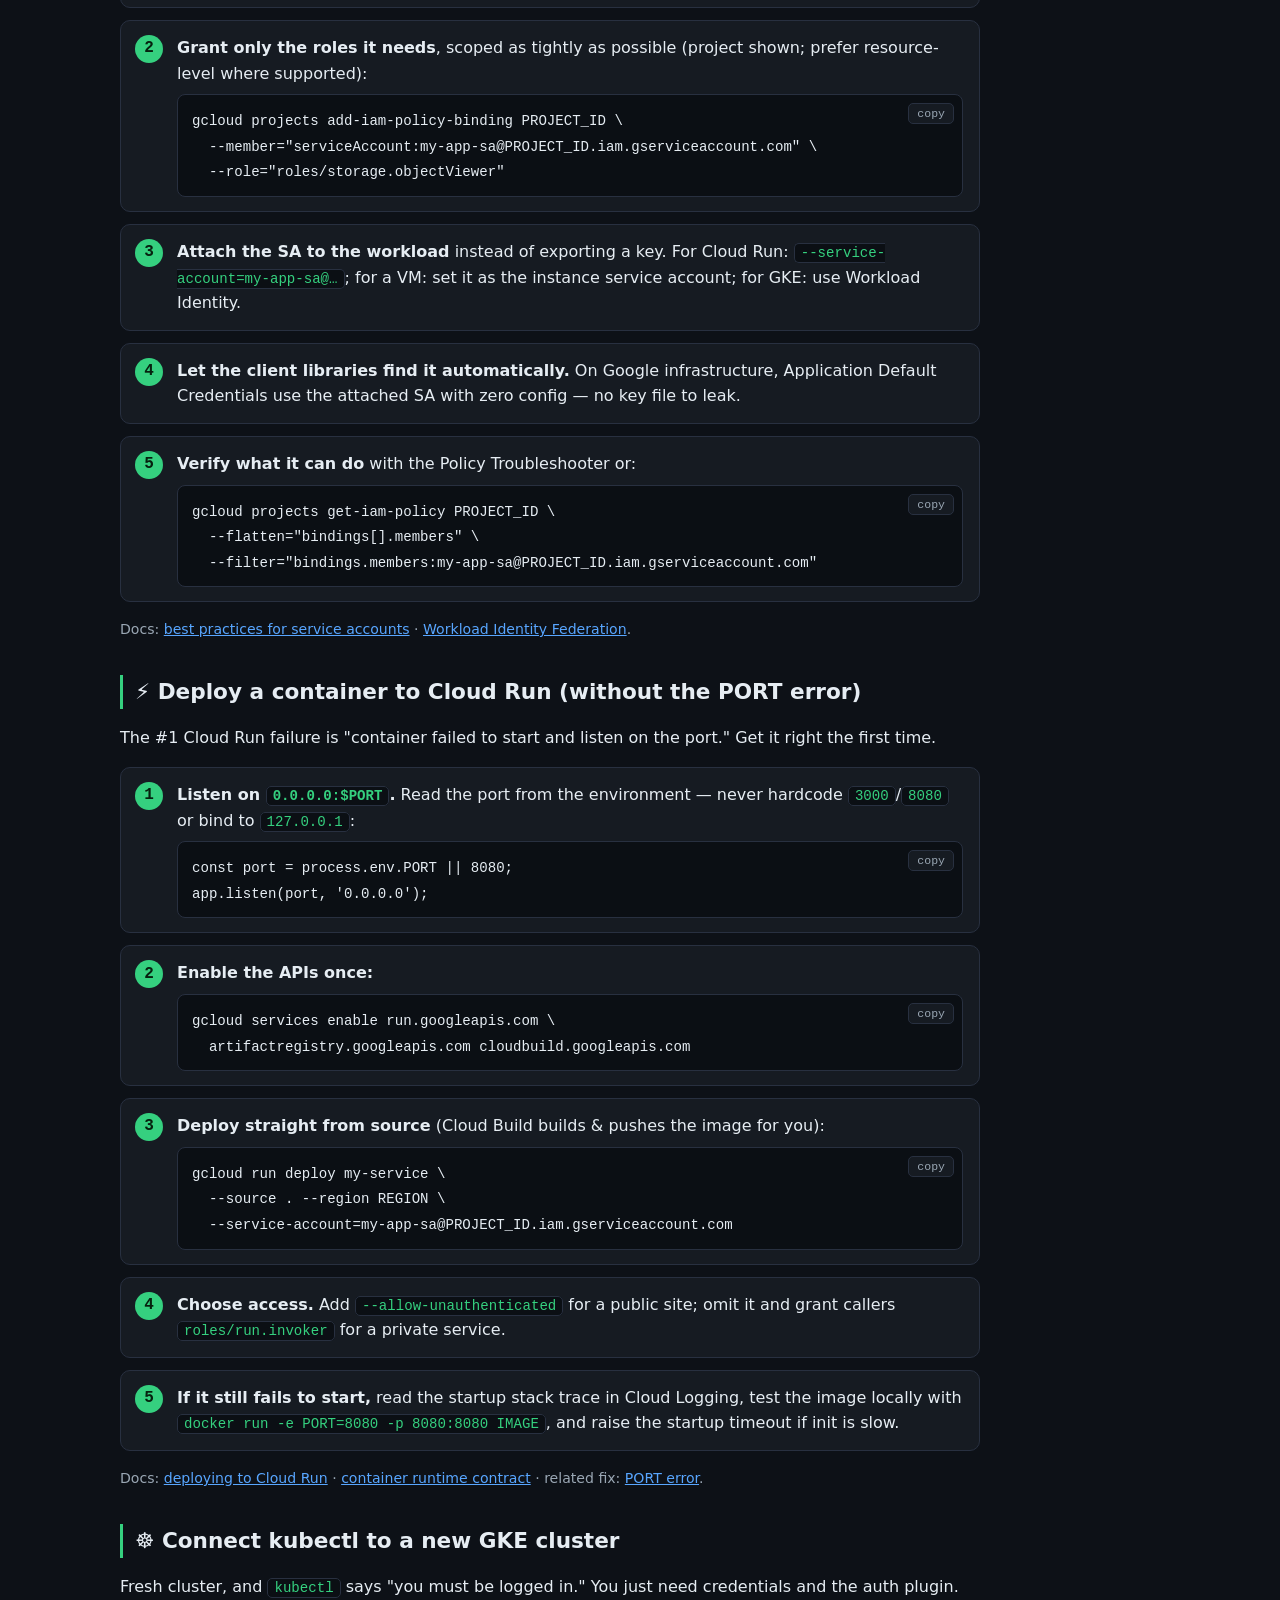
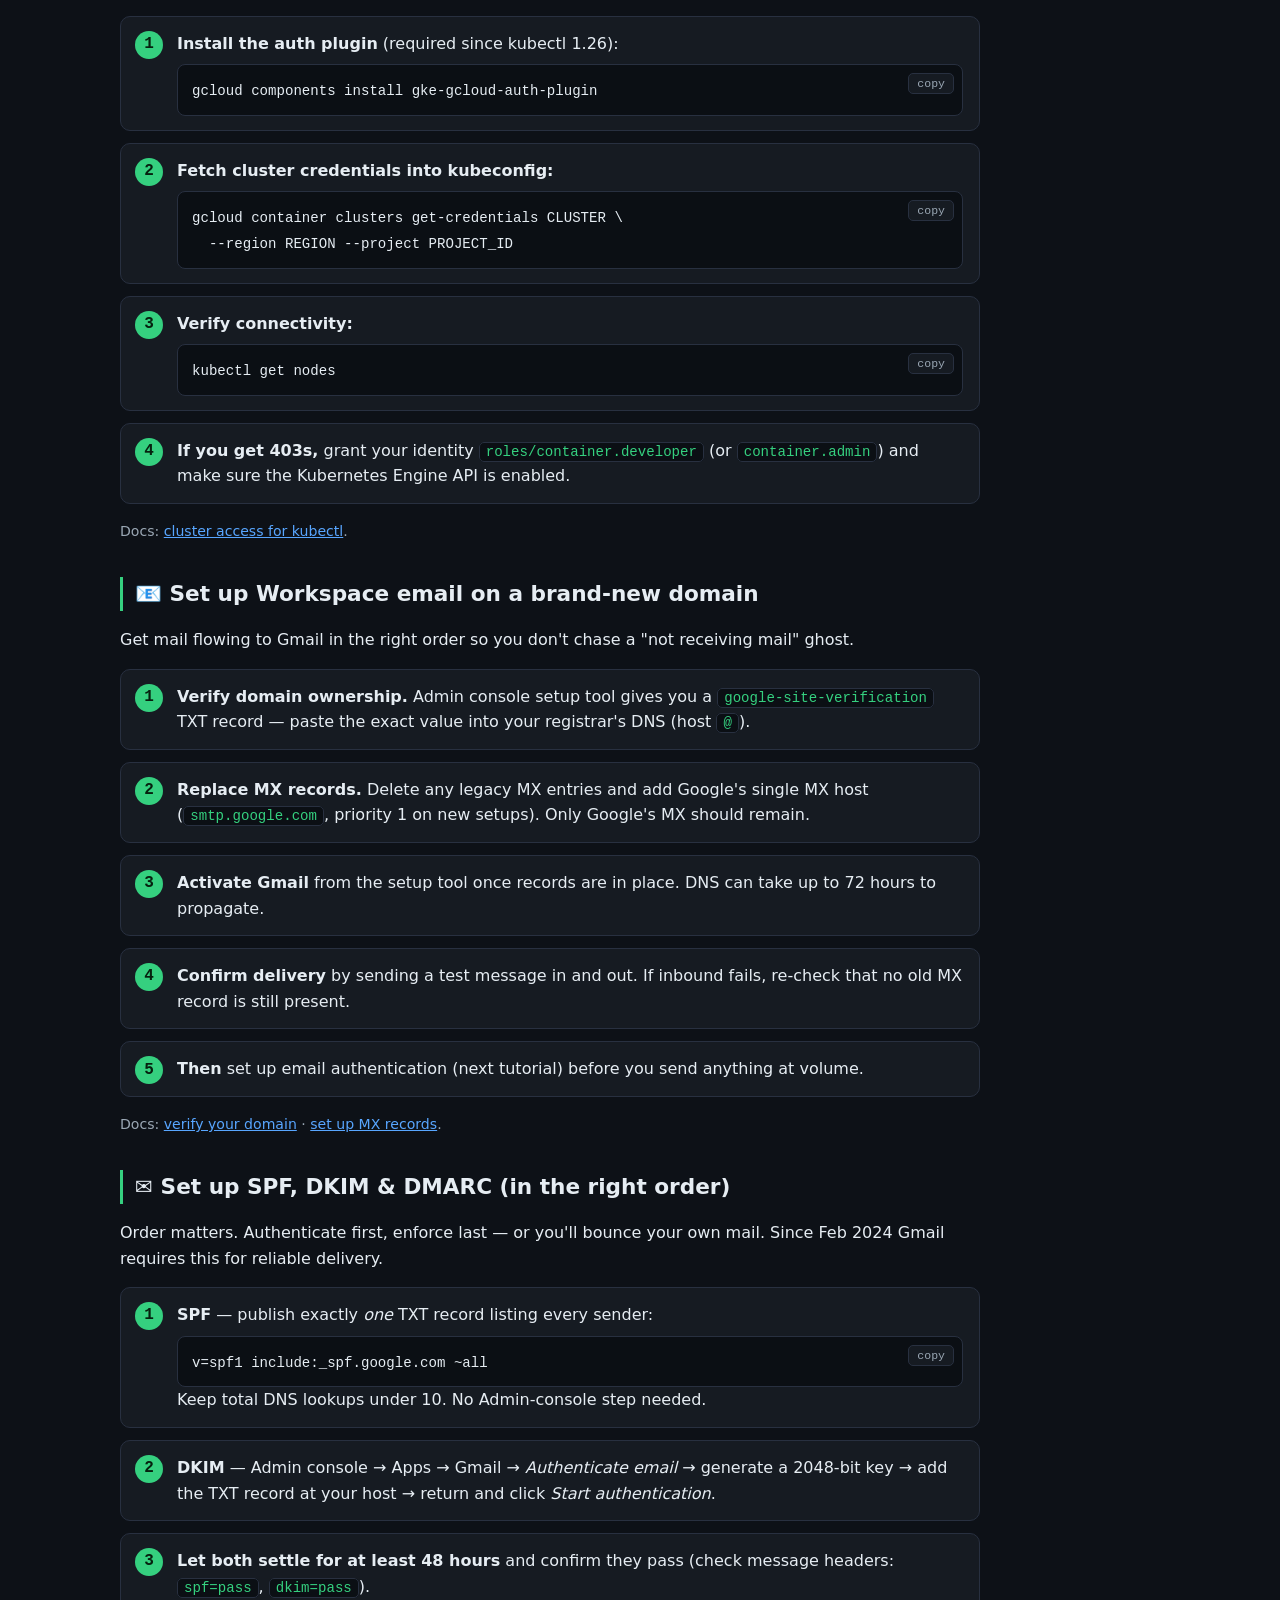
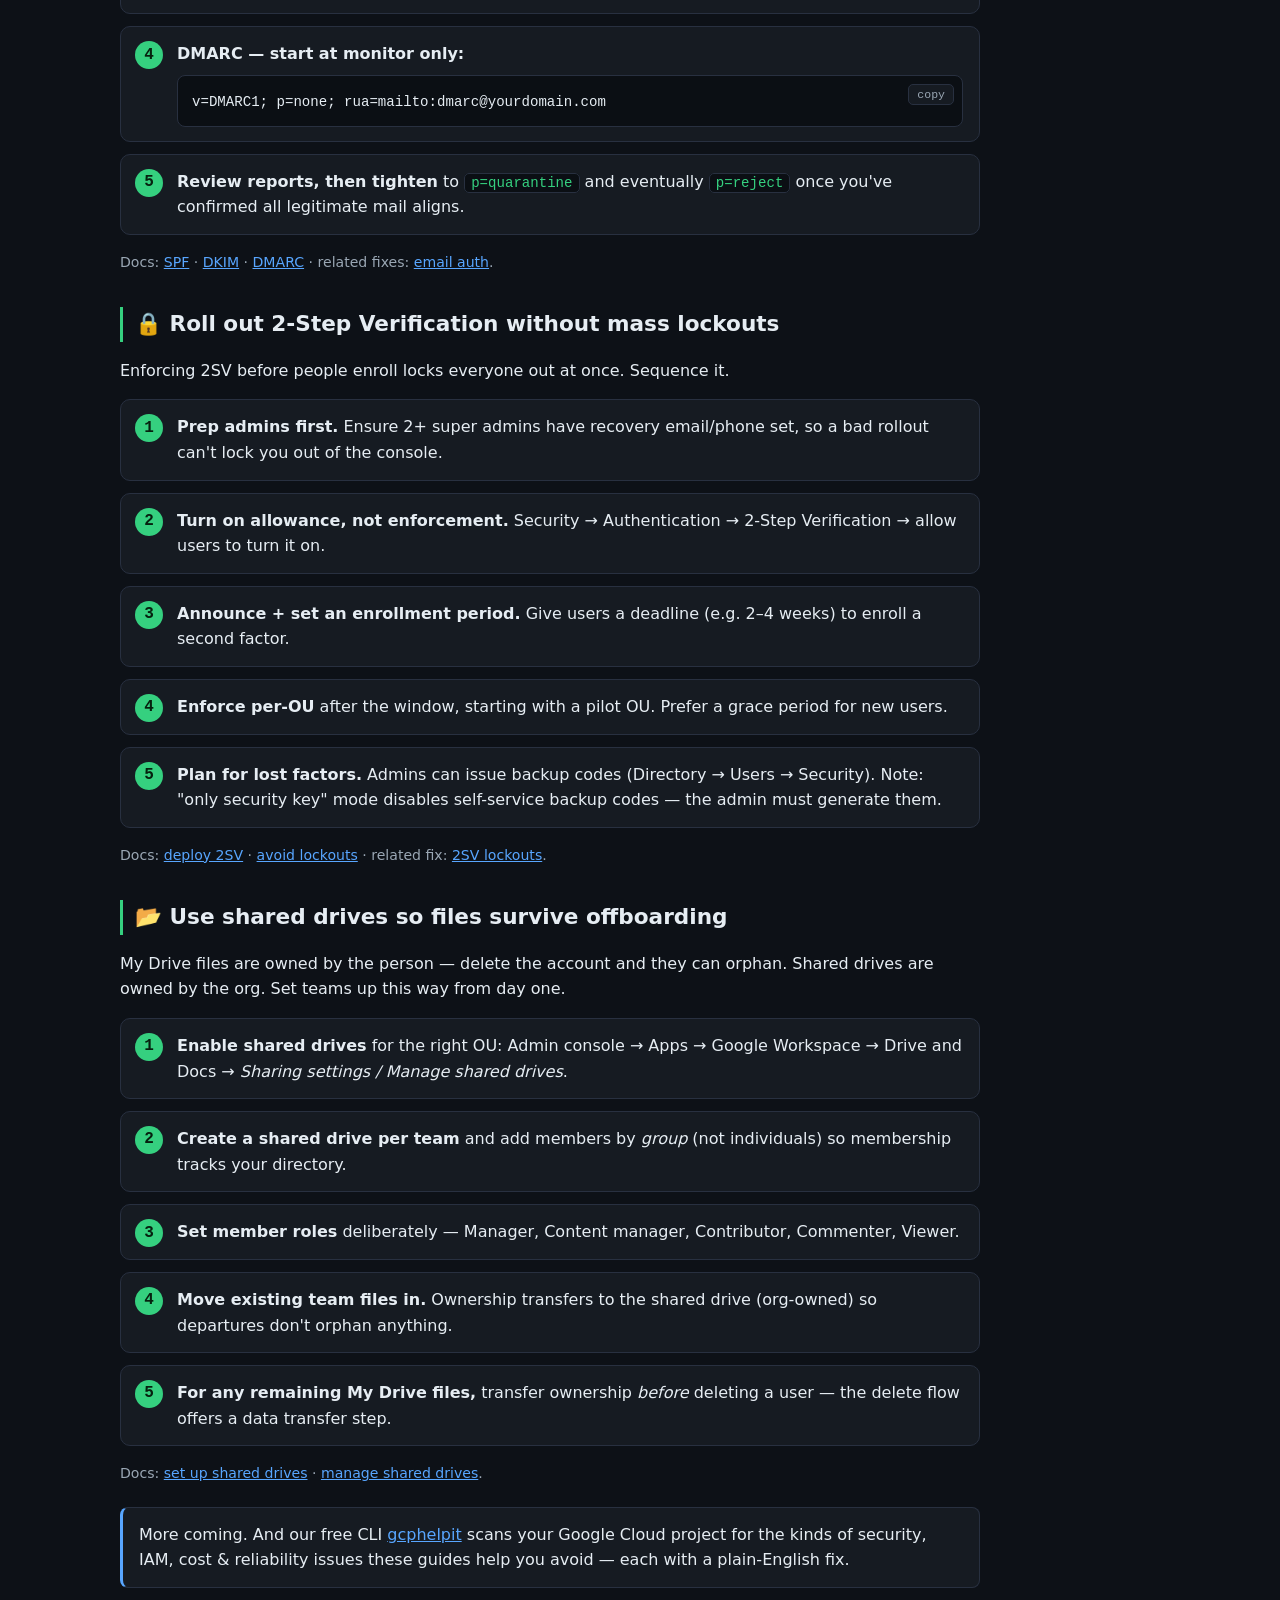
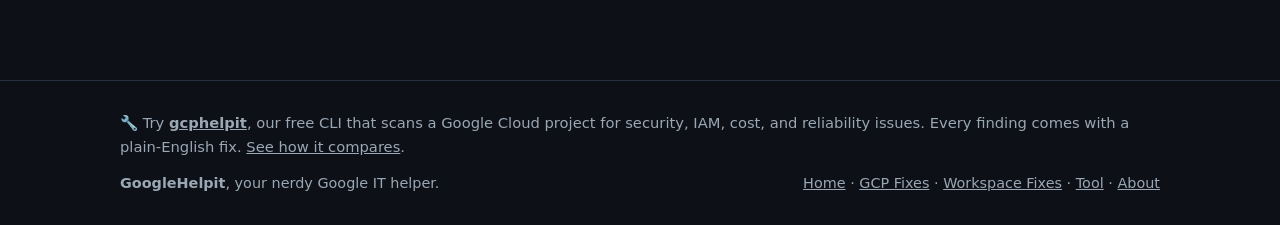
<file: tutorials.html>
<!DOCTYPE html>
<html lang="en" data-theme="dark">
<head>
  <meta charset="UTF-8">
  <meta name="viewport" content="width=device-width, initial-scale=1.0">
  <title>Tutorials — Step-by-Step Google Cloud &amp; Workspace Guides</title>
  <meta name="description" content="Step-by-step Google Cloud & Workspace guides: hard billing caps, least-privilege service accounts, Cloud Run deploys, SPF/DKIM/DMARC, safe 2SV rollout.">
  <link rel="icon" href="assets/img/favicon.svg" type="image/svg+xml">
<!--SEO:START-->
  <link rel="canonical" href="https://eliyas-123.github.io/gcphelpit/tutorials.html">
  <meta name="robots" content="index, follow, max-image-preview:large, max-snippet:-1">
  <meta name="theme-color" content="#0d1117">
  <meta name="author" content="GoogleHelpit">
  <meta property="og:type" content="website">
  <meta property="og:site_name" content="GoogleHelpit">
  <meta property="og:locale" content="en_US">
  <meta property="og:title" content="Tutorials — Step-by-Step Google Cloud &amp; Workspace Guides">
  <meta property="og:description" content="Step-by-step Google Cloud & Workspace guides: hard billing caps, least-privilege service accounts, Cloud Run deploys, SPF/DKIM/DMARC, safe 2SV rollout.">
  <meta property="og:url" content="https://eliyas-123.github.io/gcphelpit/tutorials.html">
  <meta property="og:image" content="https://eliyas-123.github.io/gcphelpit/assets/img/og.png">
  <meta property="og:image:width" content="1200">
  <meta property="og:image:height" content="630">
  <meta name="twitter:card" content="summary_large_image">
  <meta name="twitter:title" content="Tutorials — Step-by-Step Google Cloud &amp; Workspace Guides">
  <meta name="twitter:description" content="Step-by-step Google Cloud & Workspace guides: hard billing caps, least-privilege service accounts, Cloud Run deploys, SPF/DKIM/DMARC, safe 2SV rollout.">
  <meta name="twitter:image" content="https://eliyas-123.github.io/gcphelpit/assets/img/og.png">
  <script type="application/ld+json">{"@context":"https://schema.org","@type":"ItemList","name":"GoogleHelpit Tutorials","itemListElement":[{"@type":"ListItem","position":1,"name":"💸 Put a real hard cap on GCP spending","url":"https://eliyas-123.github.io/gcphelpit/tutorials.html#billing-cap"},{"@type":"ListItem","position":2,"name":"🔐 Create a least-privilege service account (no keys)","url":"https://eliyas-123.github.io/gcphelpit/tutorials.html#least-priv-sa"},{"@type":"ListItem","position":3,"name":"⚡ Deploy a container to Cloud Run (without the PORT error)","url":"https://eliyas-123.github.io/gcphelpit/tutorials.html#cloud-run"},{"@type":"ListItem","position":4,"name":"☸️ Connect kubectl to a new GKE cluster","url":"https://eliyas-123.github.io/gcphelpit/tutorials.html#gke-access"},{"@type":"ListItem","position":5,"name":"📧 Set up Workspace email on a brand-new domain","url":"https://eliyas-123.github.io/gcphelpit/tutorials.html#email-setup"},{"@type":"ListItem","position":6,"name":"✉️ Set up SPF, DKIM & DMARC (in the right order)","url":"https://eliyas-123.github.io/gcphelpit/tutorials.html#email-auth"},{"@type":"ListItem","position":7,"name":"🔒 Roll out 2-Step Verification without mass lockouts","url":"https://eliyas-123.github.io/gcphelpit/tutorials.html#twosv"},{"@type":"ListItem","position":8,"name":"📂 Use shared drives so files survive offboarding","url":"https://eliyas-123.github.io/gcphelpit/tutorials.html#shared-drive"}]}</script>
  <script type="application/ld+json">{"@context":"https://schema.org","@type":"BreadcrumbList","itemListElement":[{"@type":"ListItem","position":1,"name":"Home","item":"https://eliyas-123.github.io/gcphelpit/"},{"@type":"ListItem","position":2,"name":"Tutorials","item":"https://eliyas-123.github.io/gcphelpit/tutorials.html"}]}</script>
<!--SEO:END-->
  <link rel="stylesheet" href="assets/css/styles.css">
</head>
<body>
  <header class="site-header">
    <div class="container nav">
      <a class="brand" href="index.html">
        <img class="logo" src="assets/img/logo.svg" alt="GoogleHelpit logo">
        <span>Google<span class="tag">Helpit</span><span class="cursor">_</span></span>
      </a>
      <button class="nav-toggle" aria-label="Toggle menu">☰</button>
      <nav class="nav-links">
        <a href="index.html">Home</a>
        <a href="gcp-troubleshooting.html">GCP Fixes</a>
        <a href="workspace-troubleshooting.html">Workspace Fixes</a>
        <a href="tutorials.html" class="active">Tutorials</a>
        <a href="tool.html">Tool</a>
        <a href="learn.html">Learn</a>
        <a href="certifications.html">Certs</a>
        <a href="about.html">About</a>
      </nav>
      <button class="theme-toggle" aria-label="Toggle theme">☀️</button>
    </div>
  </header>

  <main class="container">
    <section style="padding-bottom:6px">
      <div class="prompt" style="font-family:var(--mono);color:var(--accent);font-size:.9rem">$ tutorials --list</div>
      <h1 class="section-title" style="font-size:1.9rem"><span class="hash">#</span> Tutorials</h1>
      <p class="section-sub">Start-to-finish walkthroughs for the tasks people get stuck on. Every step links to official docs. Read them and verify before running anything in production.</p>

      <div class="callout tip">
        <strong>Jump to:</strong>
        <a href="#billing-cap">Hard billing cap</a> ·
        <a href="#least-priv-sa">Least-privilege service account</a> ·
        <a href="#cloud-run">Deploy to Cloud Run</a> ·
        <a href="#gke-access">Connect to GKE</a> ·
        <a href="#email-setup">New-domain email setup</a> ·
        <a href="#email-auth">SPF / DKIM / DMARC</a> ·
        <a href="#twosv">Safe 2SV rollout</a> ·
        <a href="#shared-drive">Shared drives that survive offboarding</a>
      </div>
    </section>

    <section class="prose" style="padding-top:6px">

      <!-- ============ 1. BILLING CAP ============ -->
      <h2 id="billing-cap">💸 Put a real hard cap on GCP spending</h2>
      <p>A GCP budget only sends <em>alerts</em> — it never stops usage. This wires a budget to a function that actually disables billing when you cross the line. Use it on sandbox/learning projects where an overrun is worse than an outage.</p>
      <div class="callout"><strong>Trade-off:</strong> disabling billing <em>stops resources</em> (VMs, databases). That's the point for a lab project — never do this on something serving real traffic.</div>
      <ol class="path">
        <li><strong>Create a budget with a threshold.</strong> Billing → <em>Budgets &amp; alerts</em> → Create budget, scope it to the project, set the amount and alert thresholds (e.g. 50/90/100%).</li>
        <li><strong>Give the budget a Pub/Sub topic.</strong> On the budget's last step, expand <em>Manage notifications</em> and connect it to a new Pub/Sub topic (e.g. <code>billing-alerts</code>). This publishes a message every time spend updates.</li>
        <li><strong>Deploy a function subscribed to that topic</strong> that calls the Cloud Billing API to detach the billing account:
          <div class="codeblock"><button class="copy-btn">copy</button><code># the function's core call (Node/Python client shown in the docs)
billing.projects.updateBillingInfo({
  name: 'projects/PROJECT_ID',
  requestBody: { billingAccountName: '' }   // '' = disable billing
})</code></div>
        </li>
        <li><strong>Grant the function's service account the billing role.</strong> It needs <code>roles/billing.projectManager</code> (or Billing Account Admin) to detach billing.</li>
        <li><strong>Test with a low budget.</strong> Temporarily set a tiny amount, confirm the function fires and billing detaches, then reset. Re-enabling billing later is a one-click console action.</li>
      </ol>
      <p class="section-sub" style="font-size:.88rem">Docs: <a href="https://cloud.google.com/billing/docs/how-to/disable-billing-with-notifications" target="_blank" rel="noopener">disable billing with notifications</a> · related fix: <a href="gcp-troubleshooting.html?q=budget">budgets don't cap spending</a>.</p>

      <!-- ============ 2. LEAST-PRIV SA ============ -->
      <h2 id="least-priv-sa">🔐 Create a least-privilege service account (no keys)</h2>
      <p>The safe default for workloads: a dedicated service account with only the roles it needs, attached to the resource — never a downloaded JSON key.</p>
      <ol class="path">
        <li><strong>Create the service account:</strong>
          <div class="codeblock"><button class="copy-btn">copy</button><code>gcloud iam service-accounts create my-app-sa \
  --display-name="My app runtime SA"</code></div>
        </li>
        <li><strong>Grant only the roles it needs</strong>, scoped as tightly as possible (project shown; prefer resource-level where supported):
          <div class="codeblock"><button class="copy-btn">copy</button><code>gcloud projects add-iam-policy-binding PROJECT_ID \
  --member="serviceAccount:my-app-sa@PROJECT_ID.iam.gserviceaccount.com" \
  --role="roles/storage.objectViewer"</code></div>
        </li>
        <li><strong>Attach the SA to the workload</strong> instead of exporting a key. For Cloud Run: <code>--service-account=my-app-sa@…</code>; for a VM: set it as the instance service account; for GKE: use Workload Identity.</li>
        <li><strong>Let the client libraries find it automatically.</strong> On Google infrastructure, Application Default Credentials use the attached SA with zero config — no key file to leak.</li>
        <li><strong>Verify what it can do</strong> with the Policy Troubleshooter or:
          <div class="codeblock"><button class="copy-btn">copy</button><code>gcloud projects get-iam-policy PROJECT_ID \
  --flatten="bindings[].members" \
  --filter="bindings.members:my-app-sa@PROJECT_ID.iam.gserviceaccount.com"</code></div>
        </li>
      </ol>
      <p class="section-sub" style="font-size:.88rem">Docs: <a href="https://cloud.google.com/iam/docs/best-practices-service-accounts" target="_blank" rel="noopener">best practices for service accounts</a> · <a href="https://cloud.google.com/iam/docs/workload-identity-federation" target="_blank" rel="noopener">Workload Identity Federation</a>.</p>

      <!-- ============ 3. CLOUD RUN ============ -->
      <h2 id="cloud-run">⚡ Deploy a container to Cloud Run (without the PORT error)</h2>
      <p>The #1 Cloud Run failure is "container failed to start and listen on the port." Get it right the first time.</p>
      <ol class="path">
        <li><strong>Listen on <code>0.0.0.0:$PORT</code>.</strong> Read the port from the environment — never hardcode <code>3000</code>/<code>8080</code> or bind to <code>127.0.0.1</code>:
          <div class="codeblock"><button class="copy-btn">copy</button><code>const port = process.env.PORT || 8080;
app.listen(port, '0.0.0.0');</code></div>
        </li>
        <li><strong>Enable the APIs once:</strong>
          <div class="codeblock"><button class="copy-btn">copy</button><code>gcloud services enable run.googleapis.com \
  artifactregistry.googleapis.com cloudbuild.googleapis.com</code></div>
        </li>
        <li><strong>Deploy straight from source</strong> (Cloud Build builds &amp; pushes the image for you):
          <div class="codeblock"><button class="copy-btn">copy</button><code>gcloud run deploy my-service \
  --source . --region REGION \
  --service-account=my-app-sa@PROJECT_ID.iam.gserviceaccount.com</code></div>
        </li>
        <li><strong>Choose access.</strong> Add <code>--allow-unauthenticated</code> for a public site; omit it and grant callers <code>roles/run.invoker</code> for a private service.</li>
        <li><strong>If it still fails to start,</strong> read the startup stack trace in Cloud Logging, test the image locally with <code>docker run -e PORT=8080 -p 8080:8080 IMAGE</code>, and raise the startup timeout if init is slow.</li>
      </ol>
      <p class="section-sub" style="font-size:.88rem">Docs: <a href="https://cloud.google.com/run/docs/deploying" target="_blank" rel="noopener">deploying to Cloud Run</a> · <a href="https://cloud.google.com/run/docs/container-contract" target="_blank" rel="noopener">container runtime contract</a> · related fix: <a href="gcp-troubleshooting.html?q=PORT">PORT error</a>.</p>

      <!-- ============ 4. GKE ACCESS ============ -->
      <h2 id="gke-access">☸️ Connect kubectl to a new GKE cluster</h2>
      <p>Fresh cluster, and <code>kubectl</code> says "you must be logged in." You just need credentials and the auth plugin.</p>
      <ol class="path">
        <li><strong>Install the auth plugin</strong> (required since kubectl 1.26):
          <div class="codeblock"><button class="copy-btn">copy</button><code>gcloud components install gke-gcloud-auth-plugin</code></div>
        </li>
        <li><strong>Fetch cluster credentials into kubeconfig:</strong>
          <div class="codeblock"><button class="copy-btn">copy</button><code>gcloud container clusters get-credentials CLUSTER \
  --region REGION --project PROJECT_ID</code></div>
        </li>
        <li><strong>Verify connectivity:</strong>
          <div class="codeblock"><button class="copy-btn">copy</button><code>kubectl get nodes</code></div>
        </li>
        <li><strong>If you get 403s,</strong> grant your identity <code>roles/container.developer</code> (or <code>container.admin</code>) and make sure the Kubernetes Engine API is enabled.</li>
      </ol>
      <p class="section-sub" style="font-size:.88rem">Docs: <a href="https://cloud.google.com/kubernetes-engine/docs/how-to/cluster-access-for-kubectl" target="_blank" rel="noopener">cluster access for kubectl</a>.</p>

      <!-- ============ 5. EMAIL SETUP ============ -->
      <h2 id="email-setup">📧 Set up Workspace email on a brand-new domain</h2>
      <p>Get mail flowing to Gmail in the right order so you don't chase a "not receiving mail" ghost.</p>
      <ol class="path">
        <li><strong>Verify domain ownership.</strong> Admin console setup tool gives you a <code>google-site-verification</code> TXT record — paste the exact value into your registrar's DNS (host <code>@</code>).</li>
        <li><strong>Replace MX records.</strong> Delete any legacy MX entries and add Google's single MX host (<code>smtp.google.com</code>, priority 1 on new setups). Only Google's MX should remain.</li>
        <li><strong>Activate Gmail</strong> from the setup tool once records are in place. DNS can take up to 72 hours to propagate.</li>
        <li><strong>Confirm delivery</strong> by sending a test message in and out. If inbound fails, re-check that no old MX record is still present.</li>
        <li><strong>Then</strong> set up email authentication (next tutorial) before you send anything at volume.</li>
      </ol>
      <p class="section-sub" style="font-size:.88rem">Docs: <a href="https://support.google.com/a/answer/16018515" target="_blank" rel="noopener">verify your domain</a> · <a href="https://support.google.com/a/answer/16004259" target="_blank" rel="noopener">set up MX records</a>.</p>

      <!-- ============ 6. EMAIL AUTH ============ -->
      <h2 id="email-auth">✉️ Set up SPF, DKIM &amp; DMARC (in the right order)</h2>
      <p>Order matters. Authenticate first, enforce last — or you'll bounce your own mail. Since Feb 2024 Gmail requires this for reliable delivery.</p>
      <ol class="path">
        <li><strong>SPF</strong> — publish exactly <em>one</em> TXT record listing every sender:
          <div class="codeblock"><button class="copy-btn">copy</button><code>v=spf1 include:_spf.google.com ~all</code></div>
          Keep total DNS lookups under 10. No Admin-console step needed.</li>
        <li><strong>DKIM</strong> — Admin console → Apps → Gmail → <em>Authenticate email</em> → generate a 2048-bit key → add the TXT record at your host → return and click <em>Start authentication</em>.</li>
        <li><strong>Let both settle for at least 48 hours</strong> and confirm they pass (check message headers: <code>spf=pass</code>, <code>dkim=pass</code>).</li>
        <li><strong>DMARC — start at monitor only:</strong>
          <div class="codeblock"><button class="copy-btn">copy</button><code>v=DMARC1; p=none; rua=mailto:dmarc@yourdomain.com</code></div>
        </li>
        <li><strong>Review reports, then tighten</strong> to <code>p=quarantine</code> and eventually <code>p=reject</code> once you've confirmed all legitimate mail aligns.</li>
      </ol>
      <p class="section-sub" style="font-size:.88rem">Docs: <a href="https://support.google.com/a/answer/33786" target="_blank" rel="noopener">SPF</a> · <a href="https://support.google.com/a/answer/174124" target="_blank" rel="noopener">DKIM</a> · <a href="https://support.google.com/a/answer/2466580" target="_blank" rel="noopener">DMARC</a> · related fixes: <a href="workspace-troubleshooting.html?q=dmarc">email auth</a>.</p>

      <!-- ============ 7. 2SV ============ -->
      <h2 id="twosv">🔒 Roll out 2-Step Verification without mass lockouts</h2>
      <p>Enforcing 2SV before people enroll locks everyone out at once. Sequence it.</p>
      <ol class="path">
        <li><strong>Prep admins first.</strong> Ensure 2+ super admins have recovery email/phone set, so a bad rollout can't lock you out of the console.</li>
        <li><strong>Turn on allowance, not enforcement.</strong> Security → Authentication → 2-Step Verification → allow users to turn it on.</li>
        <li><strong>Announce + set an enrollment period.</strong> Give users a deadline (e.g. 2–4 weeks) to enroll a second factor.</li>
        <li><strong>Enforce per-OU</strong> after the window, starting with a pilot OU. Prefer a grace period for new users.</li>
        <li><strong>Plan for lost factors.</strong> Admins can issue backup codes (Directory → Users → Security). Note: "only security key" mode disables self-service backup codes — the admin must generate them.</li>
      </ol>
      <p class="section-sub" style="font-size:.88rem">Docs: <a href="https://support.google.com/a/answer/9176657" target="_blank" rel="noopener">deploy 2SV</a> · <a href="https://support.google.com/a/answer/9176805" target="_blank" rel="noopener">avoid lockouts</a> · related fix: <a href="workspace-troubleshooting.html?q=2-step">2SV lockouts</a>.</p>

      <!-- ============ 8. SHARED DRIVES ============ -->
      <h2 id="shared-drive">📂 Use shared drives so files survive offboarding</h2>
      <p>My Drive files are owned by the person — delete the account and they can orphan. Shared drives are owned by the org. Set teams up this way from day one.</p>
      <ol class="path">
        <li><strong>Enable shared drives</strong> for the right OU: Admin console → Apps → Google Workspace → Drive and Docs → <em>Sharing settings / Manage shared drives</em>.</li>
        <li><strong>Create a shared drive per team</strong> and add members by <em>group</em> (not individuals) so membership tracks your directory.</li>
        <li><strong>Set member roles</strong> deliberately — Manager, Content manager, Contributor, Commenter, Viewer.</li>
        <li><strong>Move existing team files in.</strong> Ownership transfers to the shared drive (org-owned) so departures don't orphan anything.</li>
        <li><strong>For any remaining My Drive files,</strong> transfer ownership <em>before</em> deleting a user — the delete flow offers a data transfer step.</li>
      </ol>
      <p class="section-sub" style="font-size:.88rem">Docs: <a href="https://support.google.com/a/answer/7337469" target="_blank" rel="noopener">set up shared drives</a> · <a href="https://support.google.com/a/answer/7662202" target="_blank" rel="noopener">manage shared drives</a>.</p>

      <div class="callout info">
        More coming. And our free CLI <a href="tool.html">gcphelpit</a> scans your Google Cloud project for the kinds of security, IAM, cost &amp; reliability issues these guides help you avoid — each with a plain-English fix.
      </div>
    </section>
  </main>

  <footer class="site-footer">
    <div class="container">
      <p style="margin:0 0 14px;font-size:.92rem">🔧 Try <a href="tool.html"><strong>gcphelpit</strong></a>, our free CLI that scans a Google Cloud project for security, IAM, cost, and reliability issues. Every finding comes with a plain-English fix. <a href="compare.html">See how it compares</a>.</p>
      <div class="cols">
        <div><strong>GoogleHelpit</strong>, your nerdy Google IT helper.</div>
        <div>
          <a href="index.html">Home</a> ·
          <a href="gcp-troubleshooting.html">GCP Fixes</a> ·
          <a href="workspace-troubleshooting.html">Workspace Fixes</a> ·
          <a href="tool.html">Tool</a> ·
          <a href="about.html">About</a>
        </div>
      </div>
    </div>
  </footer>

  <script src="assets/js/main.js"></script>
</body>
</html>
</file>
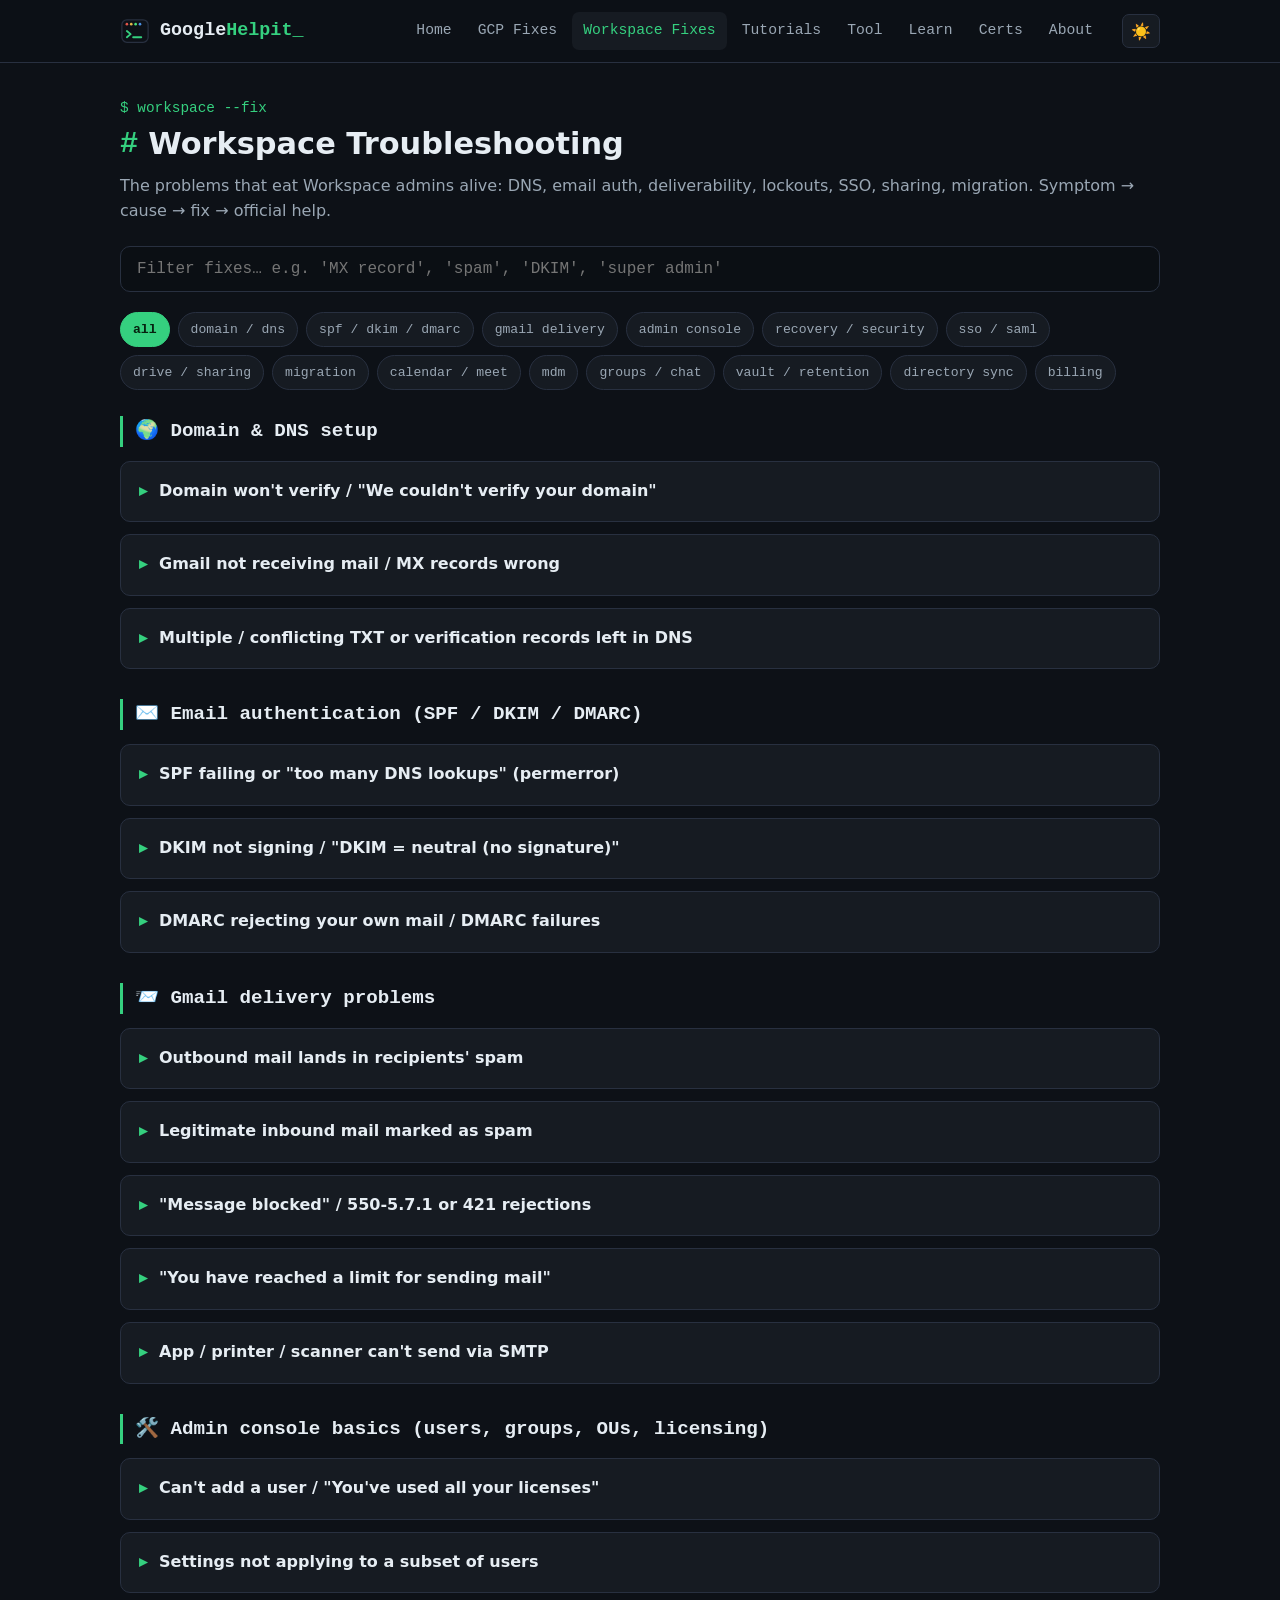
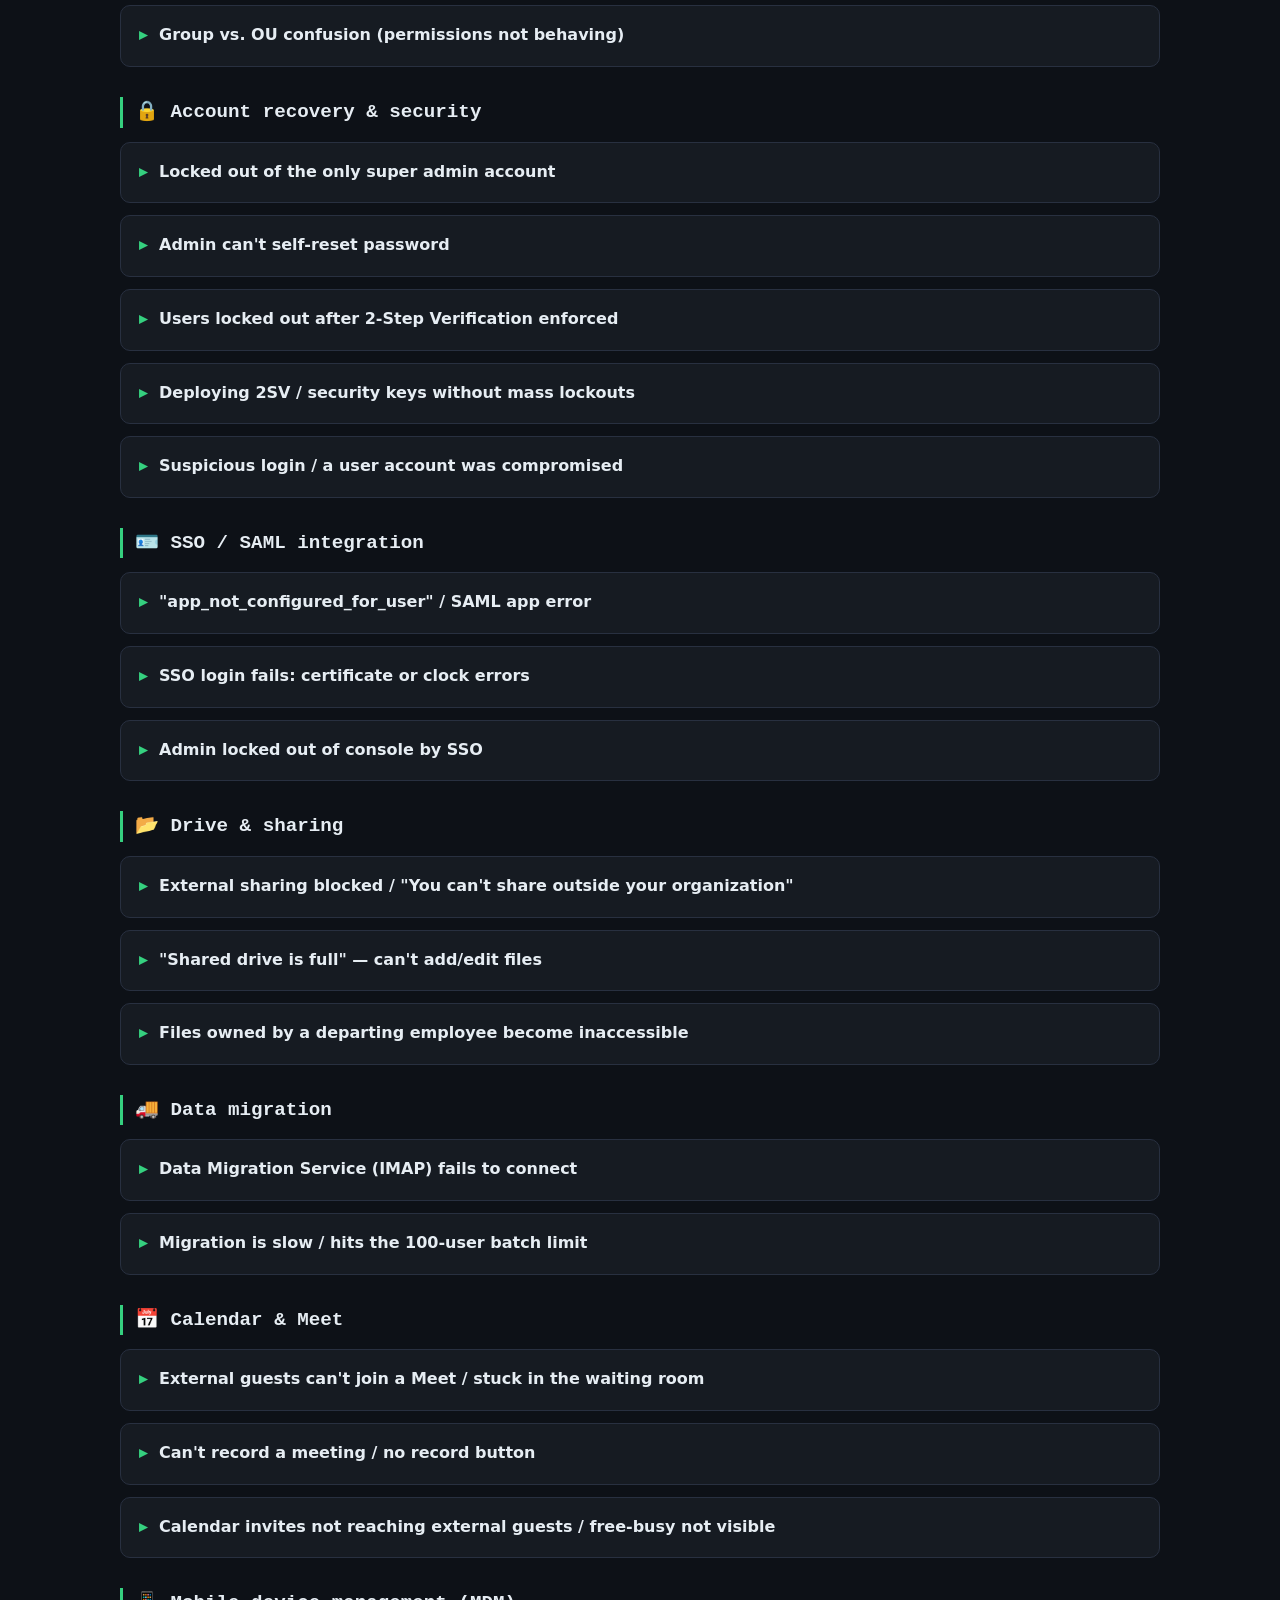
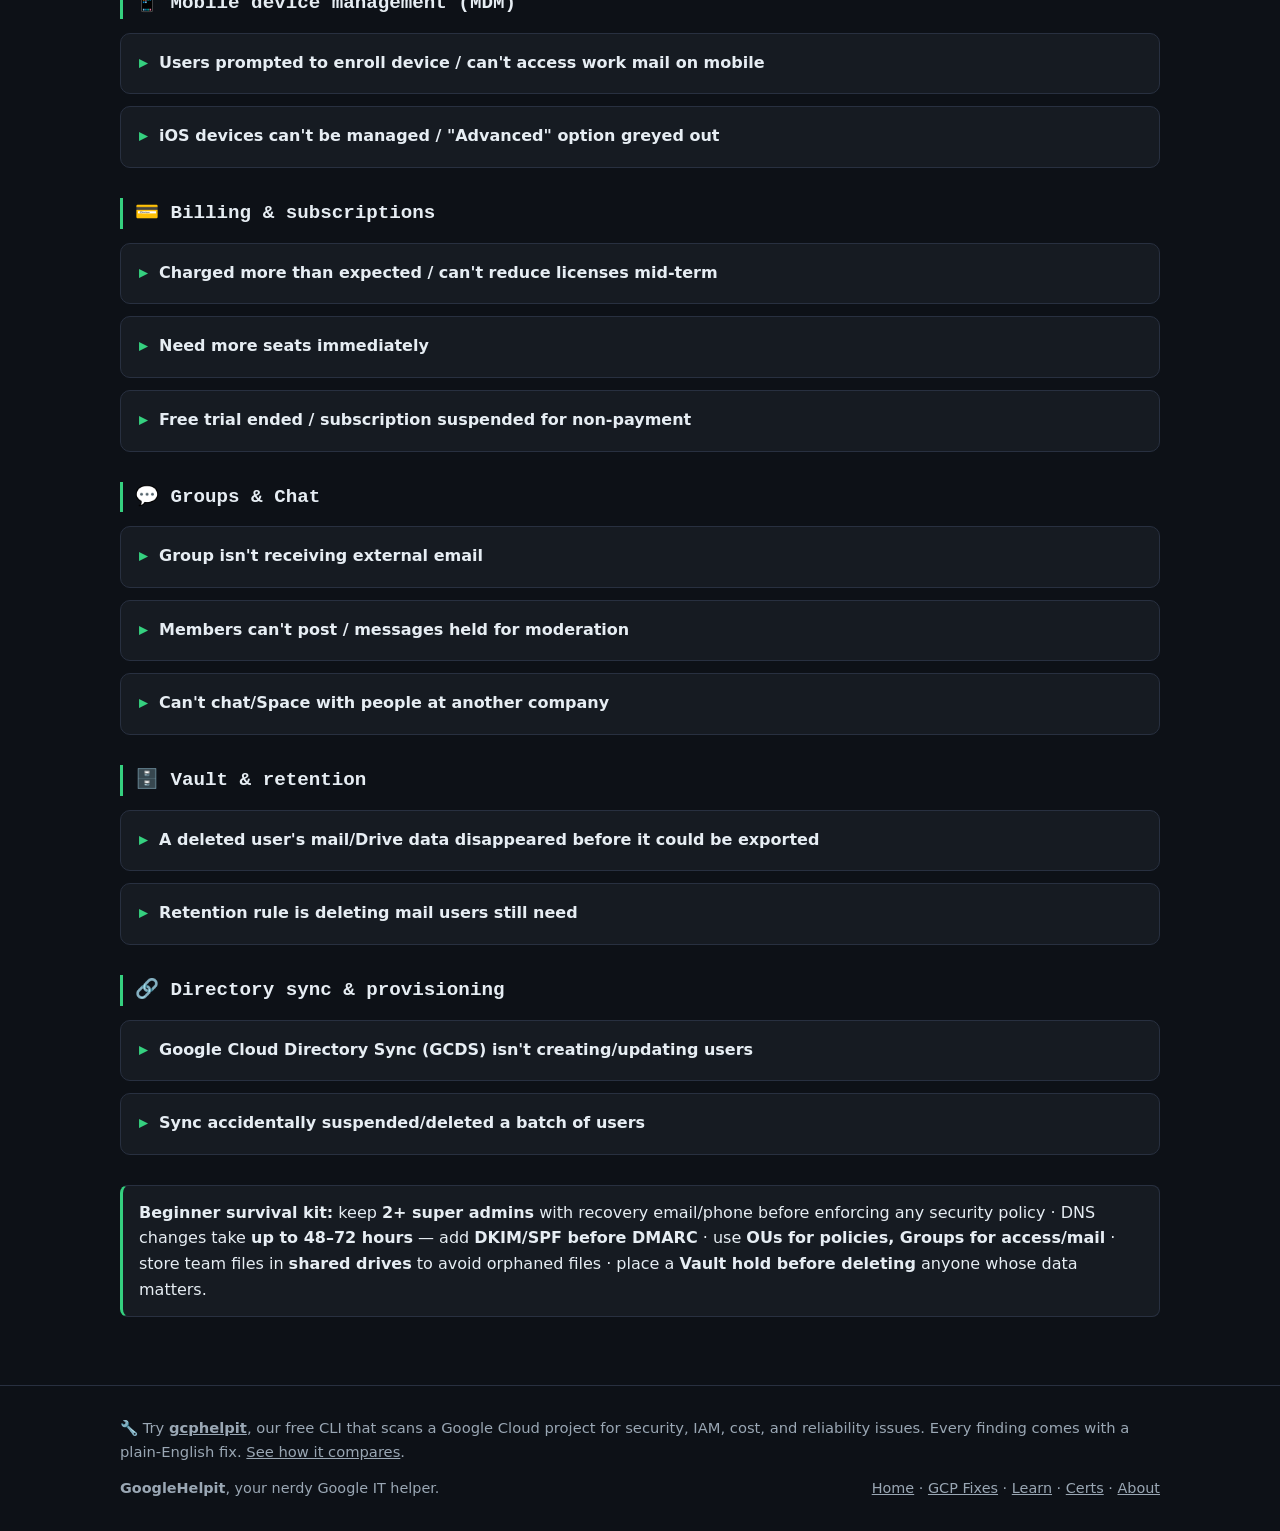
<file: workspace-troubleshooting.html>
<!DOCTYPE html>
<html lang="en" data-theme="dark">
<head>
  <meta charset="UTF-8">
  <meta name="viewport" content="width=device-width, initial-scale=1.0">
  <title>Workspace Troubleshooting — Fix Common Google Workspace Errors</title>
  <meta name="description" content="Common Google Workspace admin & user fixes: DNS/MX, SPF/DKIM/DMARC, Gmail spam, admin lockouts, SSO, Drive sharing, migration. Independent guide.">
  <link rel="icon" href="assets/img/favicon.svg" type="image/svg+xml">
<!--SEO:START-->
  <link rel="canonical" href="https://eliyas-123.github.io/gcphelpit/workspace-troubleshooting.html">
  <meta name="robots" content="index, follow, max-image-preview:large, max-snippet:-1">
  <meta name="theme-color" content="#0d1117">
  <meta name="author" content="GoogleHelpit">
  <meta property="og:type" content="website">
  <meta property="og:site_name" content="GoogleHelpit">
  <meta property="og:locale" content="en_US">
  <meta property="og:title" content="Workspace Troubleshooting — Fix Common Google Workspace Errors">
  <meta property="og:description" content="Common Google Workspace admin & user fixes: DNS/MX, SPF/DKIM/DMARC, Gmail spam, admin lockouts, SSO, Drive sharing, migration. Independent guide.">
  <meta property="og:url" content="https://eliyas-123.github.io/gcphelpit/workspace-troubleshooting.html">
  <meta property="og:image" content="https://eliyas-123.github.io/gcphelpit/assets/img/og.png">
  <meta property="og:image:width" content="1200">
  <meta property="og:image:height" content="630">
  <meta name="twitter:card" content="summary_large_image">
  <meta name="twitter:title" content="Workspace Troubleshooting — Fix Common Google Workspace Errors">
  <meta name="twitter:description" content="Common Google Workspace admin & user fixes: DNS/MX, SPF/DKIM/DMARC, Gmail spam, admin lockouts, SSO, Drive sharing, migration. Independent guide.">
  <meta name="twitter:image" content="https://eliyas-123.github.io/gcphelpit/assets/img/og.png">
  <script type="application/ld+json">{"@context":"https://schema.org","@type":"FAQPage","mainEntity":[{"@type":"Question","name":"Domain won't verify / \"We couldn't verify your domain\"","acceptedAnswer":{"@type":"Answer","text":"Cause: The google-site-verification TXT record was added incorrectly (extra characters, wrong host field), or DNS hasn't propagated. Fix: Paste the exact TXT value into the host/@ record at your registrar; leave old records intact; allow up to 72 hours, then click Verify again. Use the setup tool's registrar-specific instructions. Docs: verify your domain · DNS basics"}},{"@type":"Question","name":"Gmail not receiving mail / MX records wrong","acceptedAnswer":{"@type":"Answer","text":"Cause: MX records still point to the old mail host, or priorities/values are malformed. Mail must route to Google's servers. Fix: At your registrar, replace existing MX records with Google's MX host (single smtp.google.com , priority 1 on new setups); delete legacy MX entries; allow up to 72 hours; activate Gmail from the setup tool. Docs: set up MX records · record values"}},{"@type":"Question","name":"Multiple / conflicting TXT or verification records left in DNS","acceptedAnswer":{"@type":"Answer","text":"Cause: Old provider verification or SPF records not removed, causing lookup failures. Fix: Keep only one SPF record; remove obsolete verification TXT records once verified — but leave the Google verification record (removing it can un-verify the domain). Docs: support.google.com/a/answer/2716802"}},{"@type":"Question","name":"SPF failing or \"too many DNS lookups\" (permerror)","acceptedAnswer":{"@type":"Answer","text":"Cause: No SPF record, more than one SPF record, or exceeding the 10 DNS-lookup limit from many include: statements. Fix: Publish a single TXT record and merge all senders into it: copy v=spf1 include:_spf.google.com ~all Flatten/reduce includes to stay under 10 lookups. SPF needs no Admin console action; allow up to 48 hours. Docs: support.google.com/a/answer/33786"}},{"@type":"Question","name":"DKIM not signing / \"DKIM = neutral (no signature)\"","acceptedAnswer":{"@type":"Answer","text":"Cause: DKIM was never generated/enabled in the Admin console, or the DNS TXT key wasn't added at the host. Fix: Admin console → Apps → Google Workspace → Gmail → Authenticate email → Generate new record (2048-bit); add the TXT record at your host; return and click Start authentication . Docs: support.google.com/a/answer/174124"}},{"@type":"Question","name":"DMARC rejecting your own mail / DMARC failures","acceptedAnswer":{"@type":"Answer","text":"Cause: DMARC policy ( p=quarantine / reject ) enforced before SPF and DKIM were aligned and stable. Fix: Set up SPF and DKIM first and let them authenticate for at least 48 hours; start DMARC at p=none with a rua= reporting address; tighten to quarantine/reject after reviewing reports. Docs: set up DMARC · troubleshoot"}},{"@type":"Question","name":"Outbound mail lands in recipients' spam","acceptedAnswer":{"@type":"Answer","text":"Cause: Missing SPF/DKIM/DMARC, missing PTR (reverse DNS), or a high spam-complaint rate. Since Feb 2024 Gmail enforces sender guidelines. Fix: Set up SPF or DKIM (both if bulk), valid forward+reverse DNS, one-click unsubscribe for bulk mail, and keep the Postmaster Tools spam rate under 0.3%. Docs: sender guidelines · FAQ"}},{"@type":"Question","name":"Legitimate inbound mail marked as spam","acceptedAnswer":{"@type":"Answer","text":"Cause: Sender fails authentication or matches spam patterns; no allowlist configured. Fix: Admin console → Apps → Gmail → Spam, phishing, and malware → add trusted domains to an allowlist / approved-senders list. Avoid over-broad allowlisting (spoofing risk). Docs: a/answer/60752 · approved senders"}},{"@type":"Question","name":"\"Message blocked\" / 550-5.7.1 or 421 rejections","acceptedAnswer":{"@type":"Answer","text":"Cause: Sender flagged for suspicious/bulk activity, failed authentication, or hit a sending limit. Fix: Verify the account isn't compromised, confirm SPF/DKIM, reduce send rate, and review the bounce code; use SMTP relay properly for app/bulk mail. Docs: error reference · SMTP relay"}},{"@type":"Question","name":"\"You have reached a limit for sending mail\"","acceptedAnswer":{"@type":"Answer","text":"Cause: Exceeded Workspace daily recipient/message caps (e.g. ~2,000 external recipients/day) — often from a mass mailing or a compromised account. Fix: Wait ~24 hours for the limit to reset; split large sends across days; use Google Groups or a bulk/SMTP-relay solution; check for compromise. Docs: sending limits"}},{"@type":"Question","name":"App / printer / scanner can't send via SMTP","acceptedAnswer":{"@type":"Answer","text":"Cause: Devices using the old smtp.gmail.com + password fail once Less Secure Apps is off; or SMTP relay isn't configured for the sending IP. Fix: For a single account, use an app password (requires 2SV) with smtp.gmail.com:587 . For org devices/apps, set up the SMTP relay service (Apps → Gmail → Routing) allowlisting the static IP; use smtp-relay.gmail.com . Docs: send from a device/app · SMTP relay"}},{"@type":"Question","name":"Can't add a user / \"You've used all your licenses\"","acceptedAnswer":{"@type":"Answer","text":"Cause: On an Annual/Fixed-Term plan you can't exceed purchased licenses without buying more. Fix: Buy more licenses (Billing → Subscriptions) or free one by deleting/suspending an unused account, then add the user in Directory → Users. Docs: add a user · licensing"}},{"@type":"Question","name":"Settings not applying to a subset of users","acceptedAnswer":{"@type":"Answer","text":"Cause: The policy is set at the wrong organizational unit (OU); child OUs inherit unless overridden. Fix: Create/select the correct OU, move users there (Directory → Users → Change organizational unit), and apply the setting at that OU. Allow up to 24 hours to propagate. Docs: add an OU · OU structure"}},{"@type":"Question","name":"Group vs. OU confusion (permissions not behaving)","acceptedAnswer":{"@type":"Answer","text":"Cause: OUs control service/policy settings; Groups control access and mailing — admins often conflate them. Fix: Use OUs for policies, Groups for access/distribution. Add members in Directory → Groups; consider access groups for cross-OU service control. Docs: groups · access groups"}},{"@type":"Question","name":"Locked out of the only super admin account","acceptedAnswer":{"@type":"Answer","text":"Cause: No secondary super admin and no/outdated recovery options. Fix: Use the admin recovery flow at the sign-in page; if that fails, use the domain-verification recovery form (add a CNAME/TXT to DNS to prove ownership). Always keep 2+ super admins. Docs: support.google.com/a/answer/33561"}},{"@type":"Question","name":"Admin can't self-reset password","acceptedAnswer":{"@type":"Answer","text":"Cause: Super admin password recovery is disabled, or recovery email/phone is missing. Fix: Have another super admin reset it in Directory → Users; enable \"Allow super administrators to recover their password\"; add recovery email/phone for all admins. Docs: a/answer/9436964 · recovery info"}},{"@type":"Question","name":"Users locked out after 2-Step Verification enforced","acceptedAnswer":{"@type":"Answer","text":"Cause: 2SV was enforced before users enrolled, or a user lost their second factor. Fix: Set an enrollment grace period before enforcing; admins can generate backup codes (Directory → Users → Security) or move the user to an OU where 2SV isn't yet enforced. Docs: avoid lockouts · recover"}},{"@type":"Question","name":"Deploying 2SV / security keys without mass lockouts","acceptedAnswer":{"@type":"Answer","text":"Cause: Rushed enforcement without user enrollment causes mass lockouts. Fix: Announce, allow enrollment, then enforce per-OU (Security → Authentication → 2-Step Verification). \"Only security key\" mode blocks self-service backup codes — the admin must issue them. Docs: deploy 2SV · overview"}},{"@type":"Question","name":"Suspicious login / a user account was compromised","acceptedAnswer":{"@type":"Answer","text":"Cause: Phished or reused password; attacker may have added forwarding rules, app passwords, or recovery changes. Fix: Suspend or reset the user (Directory → Users), sign out all sessions, then investigate : revoke app passwords/OAuth tokens, remove rogue mail filters/forwarding, check the Security Investigation/audit logs, and re-enable after cleanup. Docs: secure a compromised account"}},{"@type":"Question","name":"\"app_not_configured_for_user\" / SAML app error","acceptedAnswer":{"@type":"Answer","text":"Cause: The user isn't assigned/provisioned to the SAML app, or the NameID doesn't match a Workspace username. Fix: Ensure the IdP sends the primary Workspace email as NameID; assign the app to the correct OU/users; verify ACS URL and Entity ID match. Docs: SAML errors · custom SAML app"}},{"@type":"Question","name":"SSO login fails: certificate or clock errors","acceptedAnswer":{"@type":"Answer","text":"Cause: The IdP signing certificate doesn't match the public cert uploaded to Google, or the IdP server clock is skewed (assertion outside the valid time window). Fix: Re-upload the current IdP certificate; sync the IdP clock to reliable NTP; ensure responses are unencrypted (Google accepts unencrypted SAML only). Docs: SSO troubleshooting · FAQ"}},{"@type":"Question","name":"Admin locked out of console by SSO","acceptedAnswer":{"@type":"Answer","text":"Cause: SSO applies to admins too, and the IdP is misconfigured or down. Fix: Sign in via the super-admin SSO-bypass URL to reach the console and fix the profile; always keep an SSO-exempt super admin. Docs: set up SSO · troubleshoot"}},{"@type":"Question","name":"External sharing blocked / \"You can't share outside your organization\"","acceptedAnswer":{"@type":"Answer","text":"Cause: Admin external-sharing policy restricts sharing beyond the domain (default for some tiers/edu). Fix: Admin console → Apps → Google Workspace → Drive and Docs → Sharing settings; set external sharing per OU (allowlisted domains, warnings, etc.). Docs: support.google.com/a/answer/60781"}},{"@type":"Question","name":"\"Shared drive is full\" — can't add/edit files","acceptedAnswer":{"@type":"Answer","text":"Cause: The shared drive hit its storage limit, or org pooled storage is exhausted. Fix: Delete/move files, raise the shared drive's limit (Apps → Drive → Manage shared drives), or add storage. Review org-wide usage in Storage. Docs: shared drive limits · review storage"}},{"@type":"Question","name":"Files owned by a departing employee become inaccessible","acceptedAnswer":{"@type":"Answer","text":"Cause: My Drive files are owned by the individual; deleting the account can orphan them. Fix: Before deleting, transfer ownership (the Directory → Users delete flow offers data transfer), or store team files in shared drives (org-owned) from the start. Docs: manage shared drives · set up shared drives"}},{"@type":"Question","name":"Data Migration Service (IMAP) fails to connect","acceptedAnswer":{"@type":"Answer","text":"Cause: IMAP disabled on source or destination, wrong server/port, or an app-specific password is required (accounts with 2FA). Fix: Enable IMAP on both sides; use the correct IMAP host/port; generate an app-specific password on the source; run as a super admin. Docs: a/answer/14792325 · new DMS"}},{"@type":"Question","name":"Migration is slow / hits the 100-user batch limit","acceptedAnswer":{"@type":"Answer","text":"Cause: DMS migrates up to 100 IMAP users per batch and throttles large mailboxes. Fix: Split users into batches of ≤100 (CSV for >20 users); run overnight; migrate additional folders/users in a new job. Docs: DMS FAQ · product matrix"}},{"@type":"Question","name":"External guests can't join a Meet / stuck in the waiting room","acceptedAnswer":{"@type":"Answer","text":"Cause: Only the meeting host (same domain) can admit external participants, and they must be present; admin policy may restrict external join. Fix: Ensure the host is on the call to admit guests; Admin console → Apps → Google Meet → allow users to join meetings from outside the org / external participation. Docs: Meet admin settings"}},{"@type":"Question","name":"Can't record a meeting / no record button","acceptedAnswer":{"@type":"Answer","text":"Cause: Recording not enabled by admin, user on an unsupported edition, using mobile, or Drive is full. Fix: Admin console → Meet → Meet video settings → Recording → \"Let people record their meetings\"; use a computer; ensure the organizer's Drive has space. Docs: turn on recording · troubleshoot"}},{"@type":"Question","name":"Calendar invites not reaching external guests / free-busy not visible","acceptedAnswer":{"@type":"Answer","text":"Cause: External sharing for Calendar is restricted, or guest-invite permissions are limited by policy. Fix: Admin console → Apps → Google Calendar → Sharing settings → set external sharing (free/busy or full details) and allow inviting external guests. Docs: known Meet issues"}},{"@type":"Question","name":"Users prompted to enroll device / can't access work mail on mobile","acceptedAnswer":{"@type":"Answer","text":"Cause: Basic or Advanced mobile management is on, requiring enrollment/screen lock before account sync. Fix: Choose Basic (screen lock + remote account wipe, no agent) vs. Advanced (full policies, app management, requires the Google Device Policy app and, for iOS, an Apple push cert). Set in Devices → Mobile & endpoints → Settings → Universal. Docs: Basic · Advanced"}},{"@type":"Question","name":"iOS devices can't be managed / \"Advanced\" option greyed out","acceptedAnswer":{"@type":"Answer","text":"Cause: No Apple Push Notification service (APNs) certificate configured. Fix: Create/renew the Apple push certificate in the Admin console (renew annually — expiry breaks iOS management), then enable Advanced management. Docs: compare features · endpoint overview"}},{"@type":"Question","name":"Charged more than expected / can't reduce licenses mid-term","acceptedAnswer":{"@type":"Answer","text":"Cause: On the Annual/Fixed-Term plan you commit to a license count for the term; reductions only apply at renewal. The Flexible plan bills monthly and prorates. Fix: To lower the count on Annual, set \"Auto-renew with fewer licenses\" before renewal; for month-to-month flexibility switch to the Flexible plan (Billing → Subscriptions). Docs: compare plans · reduce licenses"}},{"@type":"Question","name":"Need more seats immediately","acceptedAnswer":{"@type":"Answer","text":"Cause: Ran out of purchased licenses on either plan. Fix: Billing → Subscriptions → your plan → add/purchase licenses (Annual lets you add anytime; billed prorated for the remaining term). Docs: purchase more · understand bills"}},{"@type":"Question","name":"Free trial ended / subscription suspended for non-payment","acceptedAnswer":{"@type":"Answer","text":"Cause: No payment method added before trial end, or a failed charge. Fix: Billing → set up/update the payment method; resolve the outstanding charge to reactivate. Data is retained for a grace period before deletion. Docs: set up billing · flexible plan"}},{"@type":"Question","name":"Group isn't receiving external email","acceptedAnswer":{"@type":"Answer","text":"Cause: The group's Who can post permission excludes people outside the org, or \"Allow external members / posting from the web\" is off. Fix: In the group's settings (Groups for Business / Admin console → Directory → Groups), set Who can post to include \"Anyone on the web\" (or specific external senders) and enable external posting. Watch spam exposure. Docs: group access settings · manage groups"}},{"@type":"Question","name":"Members can't post / messages held for moderation","acceptedAnswer":{"@type":"Answer","text":"Cause: Posting permissions are too tight, or message moderation is set to hold everything. Fix: Adjust Who can post and the moderation policy in the group's settings; approve pending messages from the moderation queue. Docs: a/answer/167430"}},{"@type":"Question","name":"Can't chat/Space with people at another company","acceptedAnswer":{"@type":"Answer","text":"Cause: External chat is off, or the other org restricts it — external Chat requires both sides to allow it. Fix: Admin console → Apps → Google Chat → configure external chat (allow all domains or allowlist trusted ones). Both organizations must permit it. Docs: external chat settings"}},{"@type":"Question","name":"A deleted user's mail/Drive data disappeared before it could be exported","acceptedAnswer":{"@type":"Answer","text":"Cause: Deleting an account purges its data after a short recovery window unless a Vault hold or retention rule preserved it. Fix: Place a Vault hold (or transfer the data / keep the account suspended) before deleting. Recently deleted users can sometimes be restored within ~20 days (Directory → Users → Recently deleted). Docs: Vault holds · restore a deleted user"}},{"@type":"Question","name":"Retention rule is deleting mail users still need","acceptedAnswer":{"@type":"Answer","text":"Cause: A default/custom Vault retention rule expires data after N days; without a longer hold, messages get purged on schedule. Fix: Review Vault → Retention; a hold always overrides a retention rule (data is kept while held). Set custom rules per OU/date carefully — expiration is destructive. Docs: retention overview · holds vs retention"}},{"@type":"Question","name":"Google Cloud Directory Sync (GCDS) isn't creating/updating users","acceptedAnswer":{"@type":"Answer","text":"Cause: LDAP search rules don't match the intended OU, exclusion rules are too broad, or the sync ran in simulate-only mode. Fix: Run a simulation and read the proposed changes first; fix the LDAP org-unit/search filters; confirm you're not in simulate mode for the real run; check the GCDS logs for the skipped-user reason. Docs: about GCDS · troubleshoot GCDS"}},{"@type":"Question","name":"Sync accidentally suspended/deleted a batch of users","acceptedAnswer":{"@type":"Answer","text":"Cause: A source-directory change (or a wrong filter) made GCDS think users no longer exist, triggering suspend/delete on the next sync. Fix: Set deletion policy to suspend (not delete) and cap the number of deletions per sync as a safety limit; always review the simulation diff before applying large changes. Docs: GCDS troubleshooting"}}]}</script>
  <script type="application/ld+json">{"@context":"https://schema.org","@type":"BreadcrumbList","itemListElement":[{"@type":"ListItem","position":1,"name":"Home","item":"https://eliyas-123.github.io/gcphelpit/"},{"@type":"ListItem","position":2,"name":"Workspace Troubleshooting","item":"https://eliyas-123.github.io/gcphelpit/workspace-troubleshooting.html"}]}</script>
<!--SEO:END-->
  <link rel="stylesheet" href="assets/css/styles.css">
</head>
<body>
  <header class="site-header">
    <div class="container nav">
      <a class="brand" href="index.html">
        <img class="logo" src="assets/img/logo.svg" alt="GoogleHelpit logo">
        <span>Google<span class="tag">Helpit</span><span class="cursor">_</span></span>
      </a>
      <button class="nav-toggle" aria-label="Toggle menu">☰</button>
      <nav class="nav-links">
        <a href="index.html">Home</a>
        <a href="gcp-troubleshooting.html">GCP Fixes</a>
        <a href="workspace-troubleshooting.html" class="active">Workspace Fixes</a>
        <a href="tutorials.html">Tutorials</a>
        <a href="tool.html">Tool</a>
        <a href="learn.html">Learn</a>
        <a href="certifications.html">Certs</a>
        <a href="about.html">About</a>
      </nav>
      <button class="theme-toggle" aria-label="Toggle theme">☀️</button>
    </div>
  </header>

  <main class="container">
    <section style="padding-bottom:10px">
      <div class="prompt" style="font-family:var(--mono);color:var(--accent);font-size:.9rem">$ workspace --fix</div>
      <h1 class="section-title" style="font-size:1.9rem"><span class="hash">#</span> Workspace Troubleshooting</h1>
      <p class="section-sub">The problems that eat Workspace admins alive: DNS, email auth, deliverability, lockouts, SSO, sharing, migration. Symptom → cause → fix → official help.</p>

      <div class="filter-bar">
        <input id="filter-box" class="filter-box" type="search" placeholder="Filter fixes… e.g. 'MX record', 'spam', 'DKIM', 'super admin'" autocomplete="off" aria-label="Filter Workspace fixes">
      </div>
      <div class="chips">
        <span class="chip active" data-cat="all">all</span>
        <span class="chip" data-cat="dns">domain / dns</span>
        <span class="chip" data-cat="emailauth">spf / dkim / dmarc</span>
        <span class="chip" data-cat="gmail">gmail delivery</span>
        <span class="chip" data-cat="admin">admin console</span>
        <span class="chip" data-cat="security">recovery / security</span>
        <span class="chip" data-cat="sso">sso / saml</span>
        <span class="chip" data-cat="drive">drive / sharing</span>
        <span class="chip" data-cat="migration">migration</span>
        <span class="chip" data-cat="meet">calendar / meet</span>
        <span class="chip" data-cat="mdm">mdm</span>
        <span class="chip" data-cat="groups">groups / chat</span>
        <span class="chip" data-cat="vault">vault / retention</span>
        <span class="chip" data-cat="sync">directory sync</span>
        <span class="chip" data-cat="billing">billing</span>
      </div>
      <div class="no-results">// no matching fixes — try a different term or category.</div>

      <!-- DNS -->
      <div class="cat-group">
        <h2>🌍 Domain &amp; DNS setup</h2>

        <details class="issue" data-cat="dns">
          <summary><span class="caret">▸</span><span class="sym">Domain won't verify / "We couldn't verify your domain"</span></summary>
          <div class="body"><dl>
            <dt>Cause</dt><dd>The <code>google-site-verification</code> TXT record was added incorrectly (extra characters, wrong host field), or DNS hasn't propagated.</dd>
            <dt>Fix</dt><dd>Paste the exact TXT value into the host/@ record at your registrar; leave old records intact; allow up to 72 hours, then click Verify again. Use the setup tool's registrar-specific instructions.</dd>
            <dt class="docs">Docs</dt><dd class="docs"><a href="https://support.google.com/a/answer/16018515" target="_blank" rel="noopener">verify your domain</a> · <a href="https://support.google.com/a/answer/48090" target="_blank" rel="noopener">DNS basics</a></dd>
          </dl></div>
        </details>

        <details class="issue" data-cat="dns">
          <summary><span class="caret">▸</span><span class="sym">Gmail not receiving mail / MX records wrong</span></summary>
          <div class="body"><dl>
            <dt>Cause</dt><dd>MX records still point to the old mail host, or priorities/values are malformed. Mail must route to Google's servers.</dd>
            <dt>Fix</dt><dd>At your registrar, replace existing MX records with Google's MX host (single <code>smtp.google.com</code>, priority 1 on new setups); delete legacy MX entries; allow up to 72 hours; activate Gmail from the setup tool.</dd>
            <dt class="docs">Docs</dt><dd class="docs"><a href="https://support.google.com/a/answer/16004259" target="_blank" rel="noopener">set up MX records</a> · <a href="https://support.google.com/a/answer/2716802" target="_blank" rel="noopener">record values</a></dd>
          </dl></div>
        </details>

        <details class="issue" data-cat="dns">
          <summary><span class="caret">▸</span><span class="sym">Multiple / conflicting TXT or verification records left in DNS</span></summary>
          <div class="body"><dl>
            <dt>Cause</dt><dd>Old provider verification or SPF records not removed, causing lookup failures.</dd>
            <dt>Fix</dt><dd>Keep only one SPF record; remove obsolete verification TXT records once verified — but leave the Google verification record (removing it can un-verify the domain).</dd>
            <dt class="docs">Docs</dt><dd class="docs"><a href="https://support.google.com/a/answer/2716802" target="_blank" rel="noopener">support.google.com/a/answer/2716802</a></dd>
          </dl></div>
        </details>
      </div>

      <!-- EMAIL AUTH -->
      <div class="cat-group">
        <h2>✉️ Email authentication (SPF / DKIM / DMARC)</h2>

        <details class="issue" data-cat="emailauth">
          <summary><span class="caret">▸</span><span class="sym">SPF failing or "too many DNS lookups" (permerror)</span></summary>
          <div class="body"><dl>
            <dt>Cause</dt><dd>No SPF record, more than one SPF record, or exceeding the 10 DNS-lookup limit from many <code>include:</code> statements.</dd>
            <dt>Fix</dt><dd>Publish a single TXT record and merge all senders into it:
              <div class="codeblock"><button class="copy-btn">copy</button><code>v=spf1 include:_spf.google.com ~all</code></div>
              Flatten/reduce includes to stay under 10 lookups. SPF needs no Admin console action; allow up to 48 hours.</dd>
            <dt class="docs">Docs</dt><dd class="docs"><a href="https://support.google.com/a/answer/33786" target="_blank" rel="noopener">support.google.com/a/answer/33786</a></dd>
          </dl></div>
        </details>

        <details class="issue" data-cat="emailauth">
          <summary><span class="caret">▸</span><span class="sym">DKIM not signing / "DKIM = neutral (no signature)"</span></summary>
          <div class="body"><dl>
            <dt>Cause</dt><dd>DKIM was never generated/enabled in the Admin console, or the DNS TXT key wasn't added at the host.</dd>
            <dt>Fix</dt><dd>Admin console → Apps → Google Workspace → Gmail → <em>Authenticate email</em> → Generate new record (2048-bit); add the TXT record at your host; return and click <em>Start authentication</em>.</dd>
            <dt class="docs">Docs</dt><dd class="docs"><a href="https://support.google.com/a/answer/174124" target="_blank" rel="noopener">support.google.com/a/answer/174124</a></dd>
          </dl></div>
        </details>

        <details class="issue" data-cat="emailauth">
          <summary><span class="caret">▸</span><span class="sym">DMARC rejecting your own mail / DMARC failures</span></summary>
          <div class="body"><dl>
            <dt>Cause</dt><dd>DMARC policy (<code>p=quarantine</code>/<code>reject</code>) enforced before SPF and DKIM were aligned and stable.</dd>
            <dt>Fix</dt><dd>Set up SPF and DKIM first and let them authenticate for at least 48 hours; start DMARC at <code>p=none</code> with a <code>rua=</code> reporting address; tighten to quarantine/reject after reviewing reports.</dd>
            <dt class="docs">Docs</dt><dd class="docs"><a href="https://support.google.com/a/answer/2466580" target="_blank" rel="noopener">set up DMARC</a> · <a href="https://support.google.com/a/answer/10032578" target="_blank" rel="noopener">troubleshoot</a></dd>
          </dl></div>
        </details>
      </div>

      <!-- GMAIL DELIVERY -->
      <div class="cat-group">
        <h2>📨 Gmail delivery problems</h2>

        <details class="issue" data-cat="gmail">
          <summary><span class="caret">▸</span><span class="sym">Outbound mail lands in recipients' spam</span></summary>
          <div class="body"><dl>
            <dt>Cause</dt><dd>Missing SPF/DKIM/DMARC, missing PTR (reverse DNS), or a high spam-complaint rate. Since Feb 2024 Gmail enforces sender guidelines.</dd>
            <dt>Fix</dt><dd>Set up SPF or DKIM (both if bulk), valid forward+reverse DNS, one-click unsubscribe for bulk mail, and keep the Postmaster Tools spam rate under 0.3%.</dd>
            <dt class="docs">Docs</dt><dd class="docs"><a href="https://support.google.com/mail/answer/81126" target="_blank" rel="noopener">sender guidelines</a> · <a href="https://support.google.com/a/answer/14229414" target="_blank" rel="noopener">FAQ</a></dd>
          </dl></div>
        </details>

        <details class="issue" data-cat="gmail">
          <summary><span class="caret">▸</span><span class="sym">Legitimate inbound mail marked as spam</span></summary>
          <div class="body"><dl>
            <dt>Cause</dt><dd>Sender fails authentication or matches spam patterns; no allowlist configured.</dd>
            <dt>Fix</dt><dd>Admin console → Apps → Gmail → Spam, phishing, and malware → add trusted domains to an allowlist / approved-senders list. Avoid over-broad allowlisting (spoofing risk).</dd>
            <dt class="docs">Docs</dt><dd class="docs"><a href="https://support.google.com/a/answer/60752" target="_blank" rel="noopener">a/answer/60752</a> · <a href="https://support.google.com/a/answer/7663057" target="_blank" rel="noopener">approved senders</a></dd>
          </dl></div>
        </details>

        <details class="issue" data-cat="gmail">
          <summary><span class="caret">▸</span><span class="sym">"Message blocked" / 550-5.7.1 or 421 rejections</span></summary>
          <div class="body"><dl>
            <dt>Cause</dt><dd>Sender flagged for suspicious/bulk activity, failed authentication, or hit a sending limit.</dd>
            <dt>Fix</dt><dd>Verify the account isn't compromised, confirm SPF/DKIM, reduce send rate, and review the bounce code; use SMTP relay properly for app/bulk mail.</dd>
            <dt class="docs">Docs</dt><dd class="docs"><a href="https://support.google.com/mail/answer/81126" target="_blank" rel="noopener">error reference</a> · <a href="https://support.google.com/a/answer/6389191" target="_blank" rel="noopener">SMTP relay</a></dd>
          </dl></div>
        </details>

        <details class="issue" data-cat="gmail">
          <summary><span class="caret">▸</span><span class="sym">"You have reached a limit for sending mail"</span></summary>
          <div class="body"><dl>
            <dt>Cause</dt><dd>Exceeded Workspace daily recipient/message caps (e.g. ~2,000 external recipients/day) — often from a mass mailing or a compromised account.</dd>
            <dt>Fix</dt><dd>Wait ~24 hours for the limit to reset; split large sends across days; use Google Groups or a bulk/SMTP-relay solution; check for compromise.</dd>
            <dt class="docs">Docs</dt><dd class="docs"><a href="https://support.google.com/a/answer/166852" target="_blank" rel="noopener">sending limits</a></dd>
          </dl></div>
        </details>

        <details class="issue" data-cat="gmail">
          <summary><span class="caret">▸</span><span class="sym">App / printer / scanner can't send via SMTP</span></summary>
          <div class="body"><dl>
            <dt>Cause</dt><dd>Devices using the old <code>smtp.gmail.com</code> + password fail once Less Secure Apps is off; or SMTP relay isn't configured for the sending IP.</dd>
            <dt>Fix</dt><dd>For a single account, use an app password (requires 2SV) with <code>smtp.gmail.com:587</code>. For org devices/apps, set up the <strong>SMTP relay service</strong> (Apps → Gmail → Routing) allowlisting the static IP; use <code>smtp-relay.gmail.com</code>.</dd>
            <dt class="docs">Docs</dt><dd class="docs"><a href="https://support.google.com/a/answer/2956491" target="_blank" rel="noopener">send from a device/app</a> · <a href="https://support.google.com/a/answer/6389191" target="_blank" rel="noopener">SMTP relay</a></dd>
          </dl></div>
        </details>
      </div>

      <!-- ADMIN -->
      <div class="cat-group">
        <h2>🛠️ Admin console basics (users, groups, OUs, licensing)</h2>

        <details class="issue" data-cat="admin">
          <summary><span class="caret">▸</span><span class="sym">Can't add a user / "You've used all your licenses"</span></summary>
          <div class="body"><dl>
            <dt>Cause</dt><dd>On an Annual/Fixed-Term plan you can't exceed purchased licenses without buying more.</dd>
            <dt>Fix</dt><dd>Buy more licenses (Billing → Subscriptions) or free one by deleting/suspending an unused account, then add the user in Directory → Users.</dd>
            <dt class="docs">Docs</dt><dd class="docs"><a href="https://support.google.com/a/answer/33310" target="_blank" rel="noopener">add a user</a> · <a href="https://support.google.com/a/answer/6309862" target="_blank" rel="noopener">licensing</a></dd>
          </dl></div>
        </details>

        <details class="issue" data-cat="admin">
          <summary><span class="caret">▸</span><span class="sym">Settings not applying to a subset of users</span></summary>
          <div class="body"><dl>
            <dt>Cause</dt><dd>The policy is set at the wrong organizational unit (OU); child OUs inherit unless overridden.</dd>
            <dt>Fix</dt><dd>Create/select the correct OU, move users there (Directory → Users → Change organizational unit), and apply the setting at that OU. Allow up to 24 hours to propagate.</dd>
            <dt class="docs">Docs</dt><dd class="docs"><a href="https://support.google.com/a/answer/182537" target="_blank" rel="noopener">add an OU</a> · <a href="https://support.google.com/a/answer/4352075" target="_blank" rel="noopener">OU structure</a></dd>
          </dl></div>
        </details>

        <details class="issue" data-cat="admin">
          <summary><span class="caret">▸</span><span class="sym">Group vs. OU confusion (permissions not behaving)</span></summary>
          <div class="body"><dl>
            <dt>Cause</dt><dd>OUs control service/policy settings; Groups control access and mailing — admins often conflate them.</dd>
            <dt>Fix</dt><dd>Use OUs for policies, Groups for access/distribution. Add members in Directory → Groups; consider access groups for cross-OU service control.</dd>
            <dt class="docs">Docs</dt><dd class="docs"><a href="https://support.google.com/a/answer/167085" target="_blank" rel="noopener">groups</a> · <a href="https://support.google.com/a/answer/9050643" target="_blank" rel="noopener">access groups</a></dd>
          </dl></div>
        </details>
      </div>

      <!-- SECURITY -->
      <div class="cat-group">
        <h2>🔒 Account recovery &amp; security</h2>

        <details class="issue" data-cat="security">
          <summary><span class="caret">▸</span><span class="sym">Locked out of the only super admin account</span></summary>
          <div class="body"><dl>
            <dt>Cause</dt><dd>No secondary super admin and no/outdated recovery options.</dd>
            <dt>Fix</dt><dd>Use the admin recovery flow at the sign-in page; if that fails, use the domain-verification recovery form (add a CNAME/TXT to DNS to prove ownership). Always keep 2+ super admins.</dd>
            <dt class="docs">Docs</dt><dd class="docs"><a href="https://support.google.com/a/answer/33561" target="_blank" rel="noopener">support.google.com/a/answer/33561</a></dd>
          </dl></div>
        </details>

        <details class="issue" data-cat="security">
          <summary><span class="caret">▸</span><span class="sym">Admin can't self-reset password</span></summary>
          <div class="body"><dl>
            <dt>Cause</dt><dd>Super admin password recovery is disabled, or recovery email/phone is missing.</dd>
            <dt>Fix</dt><dd>Have another super admin reset it in Directory → Users; enable "Allow super administrators to recover their password"; add recovery email/phone for all admins.</dd>
            <dt class="docs">Docs</dt><dd class="docs"><a href="https://support.google.com/a/answer/9436964" target="_blank" rel="noopener">a/answer/9436964</a> · <a href="https://support.google.com/a/answer/3033063" target="_blank" rel="noopener">recovery info</a></dd>
          </dl></div>
        </details>

        <details class="issue" data-cat="security">
          <summary><span class="caret">▸</span><span class="sym">Users locked out after 2-Step Verification enforced</span></summary>
          <div class="body"><dl>
            <dt>Cause</dt><dd>2SV was enforced before users enrolled, or a user lost their second factor.</dd>
            <dt>Fix</dt><dd>Set an enrollment grace period before enforcing; admins can generate backup codes (Directory → Users → Security) or move the user to an OU where 2SV isn't yet enforced.</dd>
            <dt class="docs">Docs</dt><dd class="docs"><a href="https://support.google.com/a/answer/9176805" target="_blank" rel="noopener">avoid lockouts</a> · <a href="https://support.google.com/a/answer/9176734" target="_blank" rel="noopener">recover</a></dd>
          </dl></div>
        </details>

        <details class="issue" data-cat="security">
          <summary><span class="caret">▸</span><span class="sym">Deploying 2SV / security keys without mass lockouts</span></summary>
          <div class="body"><dl>
            <dt>Cause</dt><dd>Rushed enforcement without user enrollment causes mass lockouts.</dd>
            <dt>Fix</dt><dd>Announce, allow enrollment, then enforce per-OU (Security → Authentication → 2-Step Verification). "Only security key" mode blocks self-service backup codes — the admin must issue them.</dd>
            <dt class="docs">Docs</dt><dd class="docs"><a href="https://support.google.com/a/answer/9176657" target="_blank" rel="noopener">deploy 2SV</a> · <a href="https://support.google.com/a/answer/175197" target="_blank" rel="noopener">overview</a></dd>
          </dl></div>
        </details>

        <details class="issue" data-cat="security">
          <summary><span class="caret">▸</span><span class="sym">Suspicious login / a user account was compromised</span></summary>
          <div class="body"><dl>
            <dt>Cause</dt><dd>Phished or reused password; attacker may have added forwarding rules, app passwords, or recovery changes.</dd>
            <dt>Fix</dt><dd>Suspend or reset the user (Directory → Users), sign out all sessions, then <em>investigate</em>: revoke app passwords/OAuth tokens, remove rogue mail filters/forwarding, check the Security Investigation/audit logs, and re-enable after cleanup.</dd>
            <dt class="docs">Docs</dt><dd class="docs"><a href="https://support.google.com/a/answer/2984349" target="_blank" rel="noopener">secure a compromised account</a></dd>
          </dl></div>
        </details>
      </div>

      <!-- SSO -->
      <div class="cat-group">
        <h2>🪪 SSO / SAML integration</h2>

        <details class="issue" data-cat="sso">
          <summary><span class="caret">▸</span><span class="sym">"app_not_configured_for_user" / SAML app error</span></summary>
          <div class="body"><dl>
            <dt>Cause</dt><dd>The user isn't assigned/provisioned to the SAML app, or the NameID doesn't match a Workspace username.</dd>
            <dt>Fix</dt><dd>Ensure the IdP sends the primary Workspace email as NameID; assign the app to the correct OU/users; verify ACS URL and Entity ID match.</dd>
            <dt class="docs">Docs</dt><dd class="docs"><a href="https://support.google.com/a/answer/6301076" target="_blank" rel="noopener">SAML errors</a> · <a href="https://support.google.com/a/answer/6087519" target="_blank" rel="noopener">custom SAML app</a></dd>
          </dl></div>
        </details>

        <details class="issue" data-cat="sso">
          <summary><span class="caret">▸</span><span class="sym">SSO login fails: certificate or clock errors</span></summary>
          <div class="body"><dl>
            <dt>Cause</dt><dd>The IdP signing certificate doesn't match the public cert uploaded to Google, or the IdP server clock is skewed (assertion outside the valid time window).</dd>
            <dt>Fix</dt><dd>Re-upload the current IdP certificate; sync the IdP clock to reliable NTP; ensure responses are unencrypted (Google accepts unencrypted SAML only).</dd>
            <dt class="docs">Docs</dt><dd class="docs"><a href="https://support.google.com/a/answer/2463723" target="_blank" rel="noopener">SSO troubleshooting</a> · <a href="https://support.google.com/a/answer/6262818" target="_blank" rel="noopener">FAQ</a></dd>
          </dl></div>
        </details>

        <details class="issue" data-cat="sso">
          <summary><span class="caret">▸</span><span class="sym">Admin locked out of console by SSO</span></summary>
          <div class="body"><dl>
            <dt>Cause</dt><dd>SSO applies to admins too, and the IdP is misconfigured or down.</dd>
            <dt>Fix</dt><dd>Sign in via the super-admin SSO-bypass URL to reach the console and fix the profile; always keep an SSO-exempt super admin.</dd>
            <dt class="docs">Docs</dt><dd class="docs"><a href="https://support.google.com/a/answer/12032922" target="_blank" rel="noopener">set up SSO</a> · <a href="https://support.google.com/a/answer/2463723" target="_blank" rel="noopener">troubleshoot</a></dd>
          </dl></div>
        </details>
      </div>

      <!-- DRIVE -->
      <div class="cat-group">
        <h2>📂 Drive &amp; sharing</h2>

        <details class="issue" data-cat="drive">
          <summary><span class="caret">▸</span><span class="sym">External sharing blocked / "You can't share outside your organization"</span></summary>
          <div class="body"><dl>
            <dt>Cause</dt><dd>Admin external-sharing policy restricts sharing beyond the domain (default for some tiers/edu).</dd>
            <dt>Fix</dt><dd>Admin console → Apps → Google Workspace → Drive and Docs → Sharing settings; set external sharing per OU (allowlisted domains, warnings, etc.).</dd>
            <dt class="docs">Docs</dt><dd class="docs"><a href="https://support.google.com/a/answer/60781" target="_blank" rel="noopener">support.google.com/a/answer/60781</a></dd>
          </dl></div>
        </details>

        <details class="issue" data-cat="drive">
          <summary><span class="caret">▸</span><span class="sym">"Shared drive is full" — can't add/edit files</span></summary>
          <div class="body"><dl>
            <dt>Cause</dt><dd>The shared drive hit its storage limit, or org pooled storage is exhausted.</dd>
            <dt>Fix</dt><dd>Delete/move files, raise the shared drive's limit (Apps → Drive → Manage shared drives), or add storage. Review org-wide usage in Storage.</dd>
            <dt class="docs">Docs</dt><dd class="docs"><a href="https://support.google.com/a/answer/14853986" target="_blank" rel="noopener">shared drive limits</a> · <a href="https://support.google.com/a/answer/12002268" target="_blank" rel="noopener">review storage</a></dd>
          </dl></div>
        </details>

        <details class="issue" data-cat="drive">
          <summary><span class="caret">▸</span><span class="sym">Files owned by a departing employee become inaccessible</span></summary>
          <div class="body"><dl>
            <dt>Cause</dt><dd>My Drive files are owned by the individual; deleting the account can orphan them.</dd>
            <dt>Fix</dt><dd>Before deleting, transfer ownership (the Directory → Users delete flow offers data transfer), or store team files in shared drives (org-owned) from the start.</dd>
            <dt class="docs">Docs</dt><dd class="docs"><a href="https://support.google.com/a/answer/7662202" target="_blank" rel="noopener">manage shared drives</a> · <a href="https://support.google.com/a/answer/7337469" target="_blank" rel="noopener">set up shared drives</a></dd>
          </dl></div>
        </details>
      </div>

      <!-- MIGRATION -->
      <div class="cat-group">
        <h2>🚚 Data migration</h2>

        <details class="issue" data-cat="migration">
          <summary><span class="caret">▸</span><span class="sym">Data Migration Service (IMAP) fails to connect</span></summary>
          <div class="body"><dl>
            <dt>Cause</dt><dd>IMAP disabled on source or destination, wrong server/port, or an app-specific password is required (accounts with 2FA).</dd>
            <dt>Fix</dt><dd>Enable IMAP on both sides; use the correct IMAP host/port; generate an app-specific password on the source; run as a super admin.</dd>
            <dt class="docs">Docs</dt><dd class="docs"><a href="https://support.google.com/a/answer/14792325" target="_blank" rel="noopener">a/answer/14792325</a> · <a href="https://support.google.com/a/answer/9476255" target="_blank" rel="noopener">new DMS</a></dd>
          </dl></div>
        </details>

        <details class="issue" data-cat="migration">
          <summary><span class="caret">▸</span><span class="sym">Migration is slow / hits the 100-user batch limit</span></summary>
          <div class="body"><dl>
            <dt>Cause</dt><dd>DMS migrates up to 100 IMAP users per batch and throttles large mailboxes.</dd>
            <dt>Fix</dt><dd>Split users into batches of ≤100 (CSV for &gt;20 users); run overnight; migrate additional folders/users in a new job.</dd>
            <dt class="docs">Docs</dt><dd class="docs"><a href="https://support.google.com/a/answer/7032598" target="_blank" rel="noopener">DMS FAQ</a> · <a href="https://support.google.com/a/answer/9413033" target="_blank" rel="noopener">product matrix</a></dd>
          </dl></div>
        </details>
      </div>

      <!-- MEET -->
      <div class="cat-group">
        <h2>📅 Calendar &amp; Meet</h2>

        <details class="issue" data-cat="meet">
          <summary><span class="caret">▸</span><span class="sym">External guests can't join a Meet / stuck in the waiting room</span></summary>
          <div class="body"><dl>
            <dt>Cause</dt><dd>Only the meeting host (same domain) can admit external participants, and they must be present; admin policy may restrict external join.</dd>
            <dt>Fix</dt><dd>Ensure the host is on the call to admit guests; Admin console → Apps → Google Meet → allow users to join meetings from outside the org / external participation.</dd>
            <dt class="docs">Docs</dt><dd class="docs"><a href="https://support.google.com/a/answer/7304109" target="_blank" rel="noopener">Meet admin settings</a></dd>
          </dl></div>
        </details>

        <details class="issue" data-cat="meet">
          <summary><span class="caret">▸</span><span class="sym">Can't record a meeting / no record button</span></summary>
          <div class="body"><dl>
            <dt>Cause</dt><dd>Recording not enabled by admin, user on an unsupported edition, using mobile, or Drive is full.</dd>
            <dt>Fix</dt><dd>Admin console → Meet → Meet video settings → Recording → "Let people record their meetings"; use a computer; ensure the organizer's Drive has space.</dd>
            <dt class="docs">Docs</dt><dd class="docs"><a href="https://support.google.com/a/answer/7557052" target="_blank" rel="noopener">turn on recording</a> · <a href="https://support.google.com/meet/answer/10619995" target="_blank" rel="noopener">troubleshoot</a></dd>
          </dl></div>
        </details>

        <details class="issue" data-cat="meet">
          <summary><span class="caret">▸</span><span class="sym">Calendar invites not reaching external guests / free-busy not visible</span></summary>
          <div class="body"><dl>
            <dt>Cause</dt><dd>External sharing for Calendar is restricted, or guest-invite permissions are limited by policy.</dd>
            <dt>Fix</dt><dd>Admin console → Apps → Google Calendar → Sharing settings → set external sharing (free/busy or full details) and allow inviting external guests.</dd>
            <dt class="docs">Docs</dt><dd class="docs"><a href="https://support.google.com/meet/answer/7290456" target="_blank" rel="noopener">known Meet issues</a></dd>
          </dl></div>
        </details>
      </div>

      <!-- MDM -->
      <div class="cat-group">
        <h2>📱 Mobile device management (MDM)</h2>

        <details class="issue" data-cat="mdm">
          <summary><span class="caret">▸</span><span class="sym">Users prompted to enroll device / can't access work mail on mobile</span></summary>
          <div class="body"><dl>
            <dt>Cause</dt><dd>Basic or Advanced mobile management is on, requiring enrollment/screen lock before account sync.</dd>
            <dt>Fix</dt><dd>Choose Basic (screen lock + remote account wipe, no agent) vs. Advanced (full policies, app management, requires the Google Device Policy app and, for iOS, an Apple push cert). Set in Devices → Mobile &amp; endpoints → Settings → Universal.</dd>
            <dt class="docs">Docs</dt><dd class="docs"><a href="https://support.google.com/a/answer/7400753" target="_blank" rel="noopener">Basic</a> · <a href="https://support.google.com/a/answer/7396025" target="_blank" rel="noopener">Advanced</a></dd>
          </dl></div>
        </details>

        <details class="issue" data-cat="mdm">
          <summary><span class="caret">▸</span><span class="sym">iOS devices can't be managed / "Advanced" option greyed out</span></summary>
          <div class="body"><dl>
            <dt>Cause</dt><dd>No Apple Push Notification service (APNs) certificate configured.</dd>
            <dt>Fix</dt><dd>Create/renew the Apple push certificate in the Admin console (renew annually — expiry breaks iOS management), then enable Advanced management.</dd>
            <dt class="docs">Docs</dt><dd class="docs"><a href="https://support.google.com/a/answer/7576736" target="_blank" rel="noopener">compare features</a> · <a href="https://support.google.com/a/answer/1734200" target="_blank" rel="noopener">endpoint overview</a></dd>
          </dl></div>
        </details>
      </div>

      <!-- BILLING -->
      <div class="cat-group">
        <h2>💳 Billing &amp; subscriptions</h2>

        <details class="issue" data-cat="billing">
          <summary><span class="caret">▸</span><span class="sym">Charged more than expected / can't reduce licenses mid-term</span></summary>
          <div class="body"><dl>
            <dt>Cause</dt><dd>On the Annual/Fixed-Term plan you commit to a license count for the term; reductions only apply at renewal. The Flexible plan bills monthly and prorates.</dd>
            <dt>Fix</dt><dd>To lower the count on Annual, set "Auto-renew with fewer licenses" before renewal; for month-to-month flexibility switch to the Flexible plan (Billing → Subscriptions).</dd>
            <dt class="docs">Docs</dt><dd class="docs"><a href="https://support.google.com/a/answer/1247360" target="_blank" rel="noopener">compare plans</a> · <a href="https://support.google.com/a/answer/6154359" target="_blank" rel="noopener">reduce licenses</a></dd>
          </dl></div>
        </details>

        <details class="issue" data-cat="billing">
          <summary><span class="caret">▸</span><span class="sym">Need more seats immediately</span></summary>
          <div class="body"><dl>
            <dt>Cause</dt><dd>Ran out of purchased licenses on either plan.</dd>
            <dt>Fix</dt><dd>Billing → Subscriptions → your plan → add/purchase licenses (Annual lets you add anytime; billed prorated for the remaining term).</dd>
            <dt class="docs">Docs</dt><dd class="docs"><a href="https://support.google.com/a/answer/33387" target="_blank" rel="noopener">purchase more</a> · <a href="https://support.google.com/a/answer/1230658" target="_blank" rel="noopener">understand bills</a></dd>
          </dl></div>
        </details>

        <details class="issue" data-cat="billing">
          <summary><span class="caret">▸</span><span class="sym">Free trial ended / subscription suspended for non-payment</span></summary>
          <div class="body"><dl>
            <dt>Cause</dt><dd>No payment method added before trial end, or a failed charge.</dd>
            <dt>Fix</dt><dd>Billing → set up/update the payment method; resolve the outstanding charge to reactivate. Data is retained for a grace period before deletion.</dd>
            <dt class="docs">Docs</dt><dd class="docs"><a href="https://support.google.com/a/answer/2633430" target="_blank" rel="noopener">set up billing</a> · <a href="https://support.google.com/a/answer/1247362" target="_blank" rel="noopener">flexible plan</a></dd>
          </dl></div>
        </details>
      </div>

      <!-- GROUPS / CHAT -->
      <div class="cat-group">
        <h2>💬 Groups &amp; Chat</h2>

        <details class="issue" data-cat="groups">
          <summary><span class="caret">▸</span><span class="sym">Group isn't receiving external email</span></summary>
          <div class="body"><dl>
            <dt>Cause</dt><dd>The group's <em>Who can post</em> permission excludes people outside the org, or "Allow external members / posting from the web" is off.</dd>
            <dt>Fix</dt><dd>In the group's settings (Groups for Business / Admin console → Directory → Groups), set <em>Who can post</em> to include "Anyone on the web" (or specific external senders) and enable external posting. Watch spam exposure.</dd>
            <dt class="docs">Docs</dt><dd class="docs"><a href="https://support.google.com/a/answer/167430" target="_blank" rel="noopener">group access settings</a> · <a href="https://support.google.com/a/answer/33329" target="_blank" rel="noopener">manage groups</a></dd>
          </dl></div>
        </details>

        <details class="issue" data-cat="groups">
          <summary><span class="caret">▸</span><span class="sym">Members can't post / messages held for moderation</span></summary>
          <div class="body"><dl>
            <dt>Cause</dt><dd>Posting permissions are too tight, or message moderation is set to hold everything.</dd>
            <dt>Fix</dt><dd>Adjust <em>Who can post</em> and the moderation policy in the group's settings; approve pending messages from the moderation queue.</dd>
            <dt class="docs">Docs</dt><dd class="docs"><a href="https://support.google.com/a/answer/167430" target="_blank" rel="noopener">a/answer/167430</a></dd>
          </dl></div>
        </details>

        <details class="issue" data-cat="groups">
          <summary><span class="caret">▸</span><span class="sym">Can't chat/Space with people at another company</span></summary>
          <div class="body"><dl>
            <dt>Cause</dt><dd>External chat is off, or the other org restricts it — external Chat requires both sides to allow it.</dd>
            <dt>Fix</dt><dd>Admin console → Apps → Google Chat → configure external chat (allow all domains or allowlist trusted ones). Both organizations must permit it.</dd>
            <dt class="docs">Docs</dt><dd class="docs"><a href="https://support.google.com/a/answer/9540647" target="_blank" rel="noopener">external chat settings</a></dd>
          </dl></div>
        </details>
      </div>

      <!-- VAULT / RETENTION -->
      <div class="cat-group">
        <h2>🗄️ Vault &amp; retention</h2>

        <details class="issue" data-cat="vault">
          <summary><span class="caret">▸</span><span class="sym">A deleted user's mail/Drive data disappeared before it could be exported</span></summary>
          <div class="body"><dl>
            <dt>Cause</dt><dd>Deleting an account purges its data after a short recovery window unless a Vault hold or retention rule preserved it.</dd>
            <dt>Fix</dt><dd>Place a <strong>Vault hold</strong> (or transfer the data / keep the account suspended) <em>before</em> deleting. Recently deleted users can sometimes be restored within ~20 days (Directory → Users → Recently deleted).</dd>
            <dt class="docs">Docs</dt><dd class="docs"><a href="https://support.google.com/vault/answer/2462365" target="_blank" rel="noopener">Vault holds</a> · <a href="https://support.google.com/a/answer/7011203" target="_blank" rel="noopener">restore a deleted user</a></dd>
          </dl></div>
        </details>

        <details class="issue" data-cat="vault">
          <summary><span class="caret">▸</span><span class="sym">Retention rule is deleting mail users still need</span></summary>
          <div class="body"><dl>
            <dt>Cause</dt><dd>A default/custom Vault retention rule expires data after N days; without a longer hold, messages get purged on schedule.</dd>
            <dt>Fix</dt><dd>Review Vault → Retention; a <em>hold</em> always overrides a retention rule (data is kept while held). Set custom rules per OU/date carefully — expiration is destructive.</dd>
            <dt class="docs">Docs</dt><dd class="docs"><a href="https://support.google.com/vault/answer/2990828" target="_blank" rel="noopener">retention overview</a> · <a href="https://support.google.com/vault/answer/2990828" target="_blank" rel="noopener">holds vs retention</a></dd>
          </dl></div>
        </details>
      </div>

      <!-- DIRECTORY SYNC -->
      <div class="cat-group">
        <h2>🔗 Directory sync &amp; provisioning</h2>

        <details class="issue" data-cat="sync">
          <summary><span class="caret">▸</span><span class="sym">Google Cloud Directory Sync (GCDS) isn't creating/updating users</span></summary>
          <div class="body"><dl>
            <dt>Cause</dt><dd>LDAP search rules don't match the intended OU, exclusion rules are too broad, or the sync ran in simulate-only mode.</dd>
            <dt>Fix</dt><dd>Run a simulation and read the proposed changes first; fix the LDAP org-unit/search filters; confirm you're not in simulate mode for the real run; check the GCDS logs for the skipped-user reason.</dd>
            <dt class="docs">Docs</dt><dd class="docs"><a href="https://support.google.com/a/answer/106368" target="_blank" rel="noopener">about GCDS</a> · <a href="https://support.google.com/a/answer/9187085" target="_blank" rel="noopener">troubleshoot GCDS</a></dd>
          </dl></div>
        </details>

        <details class="issue" data-cat="sync">
          <summary><span class="caret">▸</span><span class="sym">Sync accidentally suspended/deleted a batch of users</span></summary>
          <div class="body"><dl>
            <dt>Cause</dt><dd>A source-directory change (or a wrong filter) made GCDS think users no longer exist, triggering suspend/delete on the next sync.</dd>
            <dt>Fix</dt><dd>Set deletion policy to <em>suspend</em> (not delete) and cap the number of deletions per sync as a safety limit; always review the simulation diff before applying large changes.</dd>
            <dt class="docs">Docs</dt><dd class="docs"><a href="https://support.google.com/a/answer/9187085" target="_blank" rel="noopener">GCDS troubleshooting</a></dd>
          </dl></div>
        </details>
      </div>

      <div class="callout tip">
        <strong>Beginner survival kit:</strong> keep <strong>2+ super admins</strong> with recovery email/phone before enforcing any security policy · DNS changes take <strong>up to 48–72 hours</strong> — add <strong>DKIM/SPF before DMARC</strong> · use <strong>OUs for policies, Groups for access/mail</strong> · store team files in <strong>shared drives</strong> to avoid orphaned files · place a <strong>Vault hold before deleting</strong> anyone whose data matters.
      </div>
    </section>
  </main>

  <footer class="site-footer">
    <div class="container">
      <p style="margin:0 0 14px;font-size:.92rem">🔧 Try <a href="tool.html"><strong>gcphelpit</strong></a>, our free CLI that scans a Google Cloud project for security, IAM, cost, and reliability issues. Every finding comes with a plain-English fix. <a href="compare.html">See how it compares</a>.</p>
      <div class="cols">
        <div><strong>GoogleHelpit</strong>, your nerdy Google IT helper.</div>
        <div>
          <a href="index.html">Home</a> ·
          <a href="gcp-troubleshooting.html">GCP Fixes</a> ·
          <a href="learn.html">Learn</a> ·
          <a href="certifications.html">Certs</a> ·
          <a href="about.html">About</a>
        </div>
      </div>
    </div>
  </footer>

  <script src="assets/js/main.js"></script>
</body>
</html>
</file>
<file: assets/css/styles.css>
/* ==========================================================================
   GoogleHelpit — styles.css
   Single stylesheet. Dark-first "nerdy / terminal" theme with a light toggle.
   Original visual identity (NOT Google's official branding).
   ========================================================================== */

:root {
  /* Dark theme (default) */
  --bg:        #0d1117;
  --bg-alt:    #161b22;
  --bg-card:   #161b22;
  --bg-inset:  #0b0f14;
  --border:    #283040;
  --border-hi: #3a445a;
  --text:      #e6edf3;
  --text-dim:  #9aa7b4;
  --text-faint:#828d9b;

  /* Original accent palette — a nerdy terminal green + four playful chips
     that nod at "four colors" without copying Google's logo. */
  --accent:    #35d07f;   /* terminal green */
  --accent-2:  #58a6ff;   /* blue */
  --c-blue:    #4a90e2;
  --c-red:     #e2554a;
  --c-yellow:  #e2b84a;
  --c-green:   #4ae27a;

  --mono: ui-monospace, "SF Mono", "JetBrains Mono", "Fira Code", Menlo, Consolas, monospace;
  --sans: system-ui, -apple-system, "Segoe UI", Roboto, Helvetica, Arial, sans-serif;

  --radius: 10px;
  --maxw: 1080px;
  --shadow: 0 6px 24px rgba(0,0,0,.35);
}

:root[data-theme="light"] {
  --bg:        #f6f8fa;
  --bg-alt:    #ffffff;
  --bg-card:   #ffffff;
  --bg-inset:  #eef1f5;
  --border:    #d5dbe2;
  --border-hi: #b9c2cc;
  --text:      #1b2430;
  --text-dim:  #55606d;
  --text-faint:#8b95a1;
  --shadow: 0 6px 20px rgba(20,30,50,.10);
}

* { box-sizing: border-box; }

html { scroll-behavior: smooth; }

body {
  margin: 0;
  background: var(--bg);
  color: var(--text);
  font-family: var(--sans);
  line-height: 1.6;
  -webkit-font-smoothing: antialiased;
}

a { color: var(--accent-2); text-decoration: underline; }
a:hover { text-decoration: underline; }
/* Navigational / component links sit outside running text, so an underline
   isn't needed to distinguish them (WCAG "use of color"). In-text links keep it. */
.brand, .nav-links a, .nav-card, .chip, .go { text-decoration: none; }

.container { max-width: var(--maxw); margin: 0 auto; padding: 0 20px; }

/* ---------- Header / nav ---------- */
.site-header {
  position: sticky; top: 0; z-index: 50;
  background: rgba(13,17,23,.85);
  backdrop-filter: blur(8px);
  border-bottom: 1px solid var(--border);
}
:root[data-theme="light"] .site-header { background: rgba(255,255,255,.85); }

.nav {
  display: flex; align-items: center; gap: 18px;
  height: 62px;
}
.brand {
  display: flex; align-items: center; gap: 10px;
  font-family: var(--mono); font-weight: 700; font-size: 1.15rem;
  color: var(--text); text-decoration: none; white-space: nowrap;
}
.brand:hover { text-decoration: none; }
.brand .logo { width: 30px; height: 30px; }
.brand .tag { color: var(--accent); }
.brand .cursor { color: var(--accent); animation: blink 1.1s steps(1) infinite; }
@keyframes blink { 50% { opacity: 0; } }

.nav-links { display: flex; gap: 4px; margin-left: auto; flex-wrap: wrap; }
.nav-links a {
  color: var(--text-dim);
  font-size: .92rem;
  padding: 7px 11px; border-radius: 7px;
  font-family: var(--mono);
}
.nav-links a:hover { color: var(--text); background: var(--bg-alt); text-decoration: none; }
.nav-links a.active { color: var(--accent); background: var(--bg-alt); }

.theme-toggle {
  background: var(--bg-alt); border: 1px solid var(--border);
  color: var(--text-dim); cursor: pointer;
  width: 38px; height: 34px; border-radius: 7px; font-size: 1rem;
  display: inline-flex; align-items: center; justify-content: center;
}
.theme-toggle:hover { color: var(--text); border-color: var(--border-hi); }

.nav-toggle { display: none; background: none; border: 1px solid var(--border);
  color: var(--text); width: 38px; height: 34px; border-radius: 7px; cursor: pointer; }

/* ---------- Hero ---------- */
.hero { padding: 64px 0 40px; text-align: center; }
.hero .prompt { font-family: var(--mono); color: var(--accent); font-size: .95rem; }
.hero h1 { font-size: clamp(2rem, 5vw, 3.2rem); margin: .3em 0 .2em; line-height: 1.1; }
.hero h1 .grad {
  background: linear-gradient(90deg, var(--c-blue), var(--c-green), var(--c-yellow), var(--c-red));
  -webkit-background-clip: text; background-clip: text; color: transparent;
}
.hero p.sub { color: var(--text-dim); font-size: 1.12rem; max-width: 640px; margin: 0 auto 26px; }

/* ---------- Search ---------- */
.search-wrap { max-width: 620px; margin: 0 auto; position: relative; }
.search-wrap .sigil {
  position: absolute; left: 14px; top: 50%; transform: translateY(-50%);
  color: var(--accent); font-family: var(--mono); font-weight: 700;
}
#site-search, .filter-box {
  width: 100%; padding: 13px 16px 13px 34px;
  background: var(--bg-inset); border: 1px solid var(--border);
  border-radius: var(--radius); color: var(--text);
  font-family: var(--mono); font-size: 1rem;
}
#site-search:focus, .filter-box:focus {
  outline: none; border-color: var(--accent); box-shadow: 0 0 0 3px rgba(53,208,127,.15);
}
.filter-box { padding-left: 16px; }
.search-hint { color: var(--text-faint); font-size: .8rem; margin-top: 8px; font-family: var(--mono); }

/* ---------- Section headings ---------- */
section { padding: 34px 0; }
.section-title { font-size: 1.5rem; margin: 0 0 4px; display: flex; align-items: center; gap: 10px; }
.section-title .hash { color: var(--accent); font-family: var(--mono); }
.section-sub { color: var(--text-dim); margin: 0 0 22px; }

/* ---------- Card grid (landing nav) ---------- */
.card-grid { display: grid; gap: 18px; grid-template-columns: repeat(auto-fit, minmax(240px, 1fr)); }
.nav-card {
  display: block; background: var(--bg-card); border: 1px solid var(--border);
  border-radius: var(--radius); padding: 22px; color: var(--text);
  transition: transform .12s ease, border-color .12s ease;
}
.nav-card:hover { text-decoration: none; transform: translateY(-3px); border-color: var(--accent); }
.nav-card .ico { font-size: 1.8rem; }
.nav-card h3 { margin: 12px 0 6px; font-size: 1.15rem; }
.nav-card p { color: var(--text-dim); margin: 0; font-size: .93rem; }
.nav-card .go { color: var(--accent); font-family: var(--mono); font-size: .85rem; margin-top: 12px; display: inline-block; }

/* ---------- Stats strip ---------- */
.stats { display: flex; flex-wrap: wrap; gap: 14px; justify-content: center; margin-top: 26px; }
.stat {
  background: var(--bg-card); border: 1px solid var(--border); border-radius: var(--radius);
  padding: 14px 22px; text-align: center; min-width: 130px;
}
.stat .n { font-size: 1.7rem; font-weight: 700; font-family: var(--mono); color: var(--accent); }
.stat .l { color: var(--text-dim); font-size: .85rem; }

/* ---------- Troubleshooting cards ---------- */
.filter-bar { display: flex; gap: 10px; flex-wrap: wrap; align-items: center; margin-bottom: 20px; }
.filter-bar .filter-box { flex: 1; min-width: 220px; }
.chips { display: flex; gap: 8px; flex-wrap: wrap; margin-bottom: 22px; }
.chip {
  font-family: var(--mono); font-size: .82rem; cursor: pointer;
  padding: 6px 12px; border-radius: 20px;
  background: var(--bg-alt); border: 1px solid var(--border); color: var(--text-dim);
}
.chip:hover { color: var(--text); border-color: var(--border-hi); }
.chip.active { background: var(--accent); color: #06210f; border-color: var(--accent); font-weight: 600; }

.cat-group { margin-bottom: 30px; }
.cat-group > h2 {
  font-size: 1.2rem; font-family: var(--mono); color: var(--text);
  border-left: 3px solid var(--accent); padding-left: 12px; margin: 26px 0 14px;
}

.issue {
  background: var(--bg-card); border: 1px solid var(--border);
  border-radius: var(--radius); margin-bottom: 12px; overflow: hidden;
}
.issue > summary {
  cursor: pointer; list-style: none; padding: 16px 18px;
  display: flex; align-items: flex-start; gap: 12px; font-weight: 600;
}
.issue > summary::-webkit-details-marker { display: none; }
.issue > summary:hover { background: var(--bg-alt); }
.issue > summary .caret { color: var(--accent); transition: transform .15s ease; margin-top: 2px; font-family: var(--mono); }
.issue[open] > summary .caret { transform: rotate(90deg); }
.issue > summary .sym { flex: 1; }
.issue .body { padding: 4px 18px 18px 42px; border-top: 1px solid var(--border); }
.issue .body dl { margin: 0; }
.issue .body dt {
  font-family: var(--mono); font-size: .78rem; text-transform: uppercase; letter-spacing: .06em;
  color: var(--accent); margin-top: 14px;
}
.issue .body dd { margin: 4px 0 0; color: var(--text); }
.issue .body ol { margin: 4px 0 0; padding-left: 20px; }
.issue .body .docs a { font-family: var(--mono); font-size: .88rem; word-break: break-all; }

/* Inline code + code blocks */
code {
  font-family: var(--mono); font-size: .88em;
  background: var(--bg-inset); border: 1px solid var(--border);
  padding: 1px 6px; border-radius: 5px; color: var(--accent);
}
.codeblock {
  position: relative; background: var(--bg-inset); border: 1px solid var(--border);
  border-radius: 8px; padding: 12px 14px; margin: 8px 0 0; overflow-x: auto;
}
.codeblock code { background: none; border: none; padding: 0; color: var(--text); white-space: pre; }
.copy-btn {
  position: absolute; top: 8px; right: 8px;
  background: var(--bg-alt); border: 1px solid var(--border); color: var(--text-dim);
  font-family: var(--mono); font-size: .72rem; padding: 3px 8px; border-radius: 5px; cursor: pointer;
}
.copy-btn:hover { color: var(--text); border-color: var(--accent); }
.copy-btn.copied { color: var(--accent); border-color: var(--accent); }

.no-results { color: var(--text-dim); font-family: var(--mono); padding: 20px 0; display: none; }

/* ---------- Generic content (learn / certs / about) ---------- */
.prose { max-width: 860px; }
.prose h2 { font-size: 1.35rem; border-left: 3px solid var(--accent); padding-left: 12px; margin: 34px 0 12px; }
.prose h3 { font-size: 1.08rem; margin: 22px 0 8px; }
.prose ul { padding-left: 22px; }
.prose li { margin: 5px 0; }
.callout {
  background: var(--bg-alt); border: 1px solid var(--border); border-left: 3px solid var(--c-yellow);
  border-radius: 8px; padding: 14px 16px; margin: 18px 0;
}
.callout.info { border-left-color: var(--accent-2); }
.callout.tip { border-left-color: var(--accent); }

.res-grid { display: grid; gap: 16px; grid-template-columns: repeat(auto-fit, minmax(280px, 1fr)); }
.res-card { background: var(--bg-card); border: 1px solid var(--border); border-radius: var(--radius); padding: 18px; }
.res-card h3 { margin: 0 0 8px; font-size: 1.05rem; }
.res-card ul { margin: 0; padding-left: 18px; }
.res-card li { margin: 6px 0; }
.res-card .meta { color: var(--text-faint); font-size: .82rem; font-family: var(--mono); }

/* ---------- Tables ---------- */
.table-wrap { overflow-x: auto; border: 1px solid var(--border); border-radius: var(--radius); margin: 16px 0; }
table.data { border-collapse: collapse; width: 100%; min-width: 640px; font-size: .92rem; }
table.data th, table.data td { text-align: left; padding: 11px 14px; border-bottom: 1px solid var(--border); vertical-align: top; }
table.data th { background: var(--bg-inset); font-family: var(--mono); color: var(--text); font-size: .82rem; text-transform: uppercase; letter-spacing: .04em; }
table.data tr:last-child td { border-bottom: none; }
table.data tbody tr:hover td { background: var(--bg-alt); }
.badge { font-family: var(--mono); font-size: .75rem; padding: 2px 8px; border-radius: 12px; white-space: nowrap; }
.badge.found { background: rgba(74,144,226,.15); color: #6ba6ee; }
.badge.assoc { background: rgba(74,226,122,.15); color: var(--c-green); }
.badge.pro   { background: rgba(226,184,74,.15); color: var(--c-yellow); }
.badge.soon  { background: rgba(88,166,255,.15); color: var(--accent-2); }

/* ---------- Path / steps ---------- */
.path { list-style: none; counter-reset: step; padding: 0; margin: 16px 0; }
.path li {
  position: relative; padding: 14px 16px 14px 56px; margin-bottom: 12px;
  background: var(--bg-card); border: 1px solid var(--border); border-radius: var(--radius);
}
.path li::before {
  counter-increment: step; content: counter(step);
  position: absolute; left: 14px; top: 14px;
  width: 28px; height: 28px; border-radius: 50%;
  background: var(--accent); color: #06210f; font-family: var(--mono); font-weight: 700;
  display: flex; align-items: center; justify-content: center;
}

/* ---------- Footer ---------- */
.site-footer {
  border-top: 1px solid var(--border); margin-top: 40px;
  padding: 30px 0; color: var(--text-dim); font-size: .9rem;
}
.site-footer .cols { display: flex; flex-wrap: wrap; gap: 30px; justify-content: space-between; }
.site-footer a { color: var(--text-dim); }
.site-footer a:hover { color: var(--accent); }

/* ---------- Responsive ---------- */
@media (max-width: 720px) {
  .nav-links {
    position: absolute; top: 62px; left: 0; right: 0;
    flex-direction: column; background: var(--bg-alt);
    border-bottom: 1px solid var(--border); padding: 8px; gap: 2px;
    display: none;
  }
  .nav-links.open { display: flex; }
  .nav-links a { padding: 11px; }
  .nav-toggle { display: inline-block; margin-left: auto; }
  .theme-toggle { order: 3; }
  .hero { padding: 44px 0 30px; }
}

/* Reduced motion */
@media (prefers-reduced-motion: reduce) {
  * { animation: none !important; transition: none !important; scroll-behavior: auto; }
}
</file>
